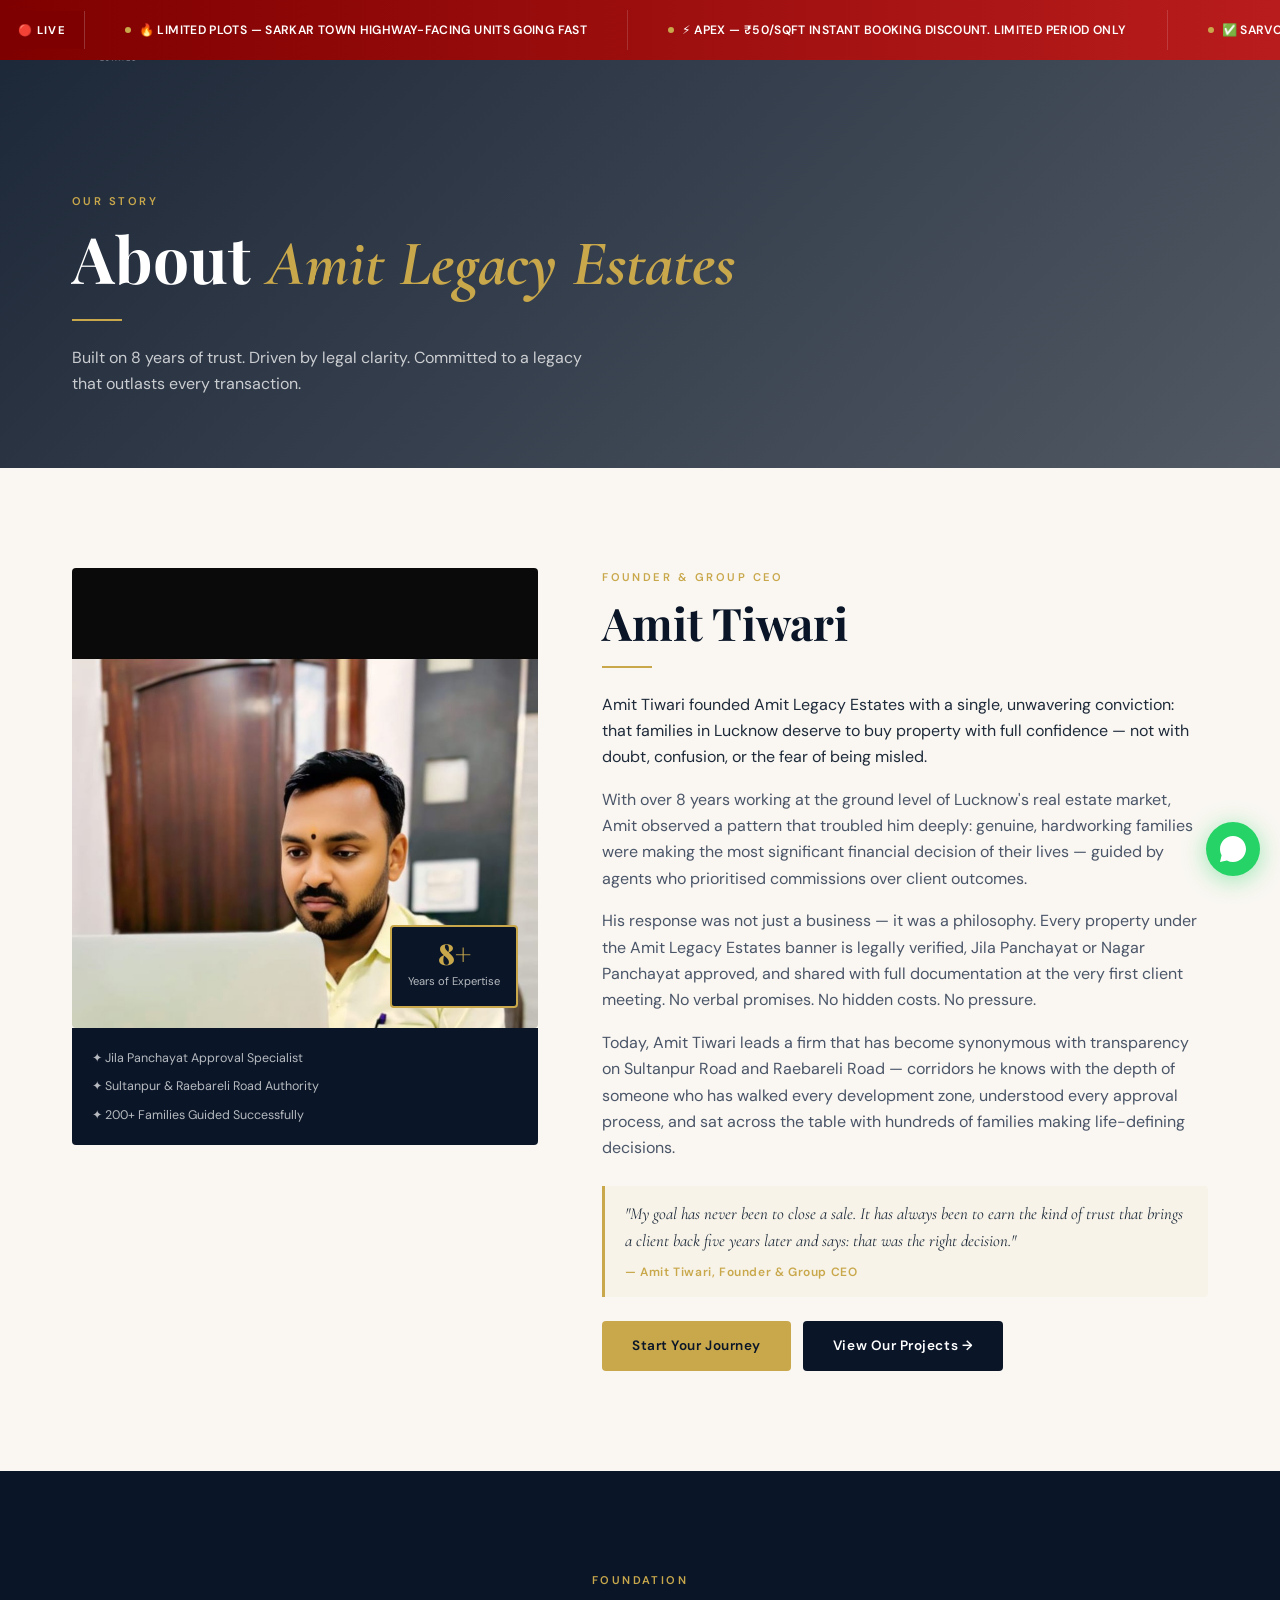
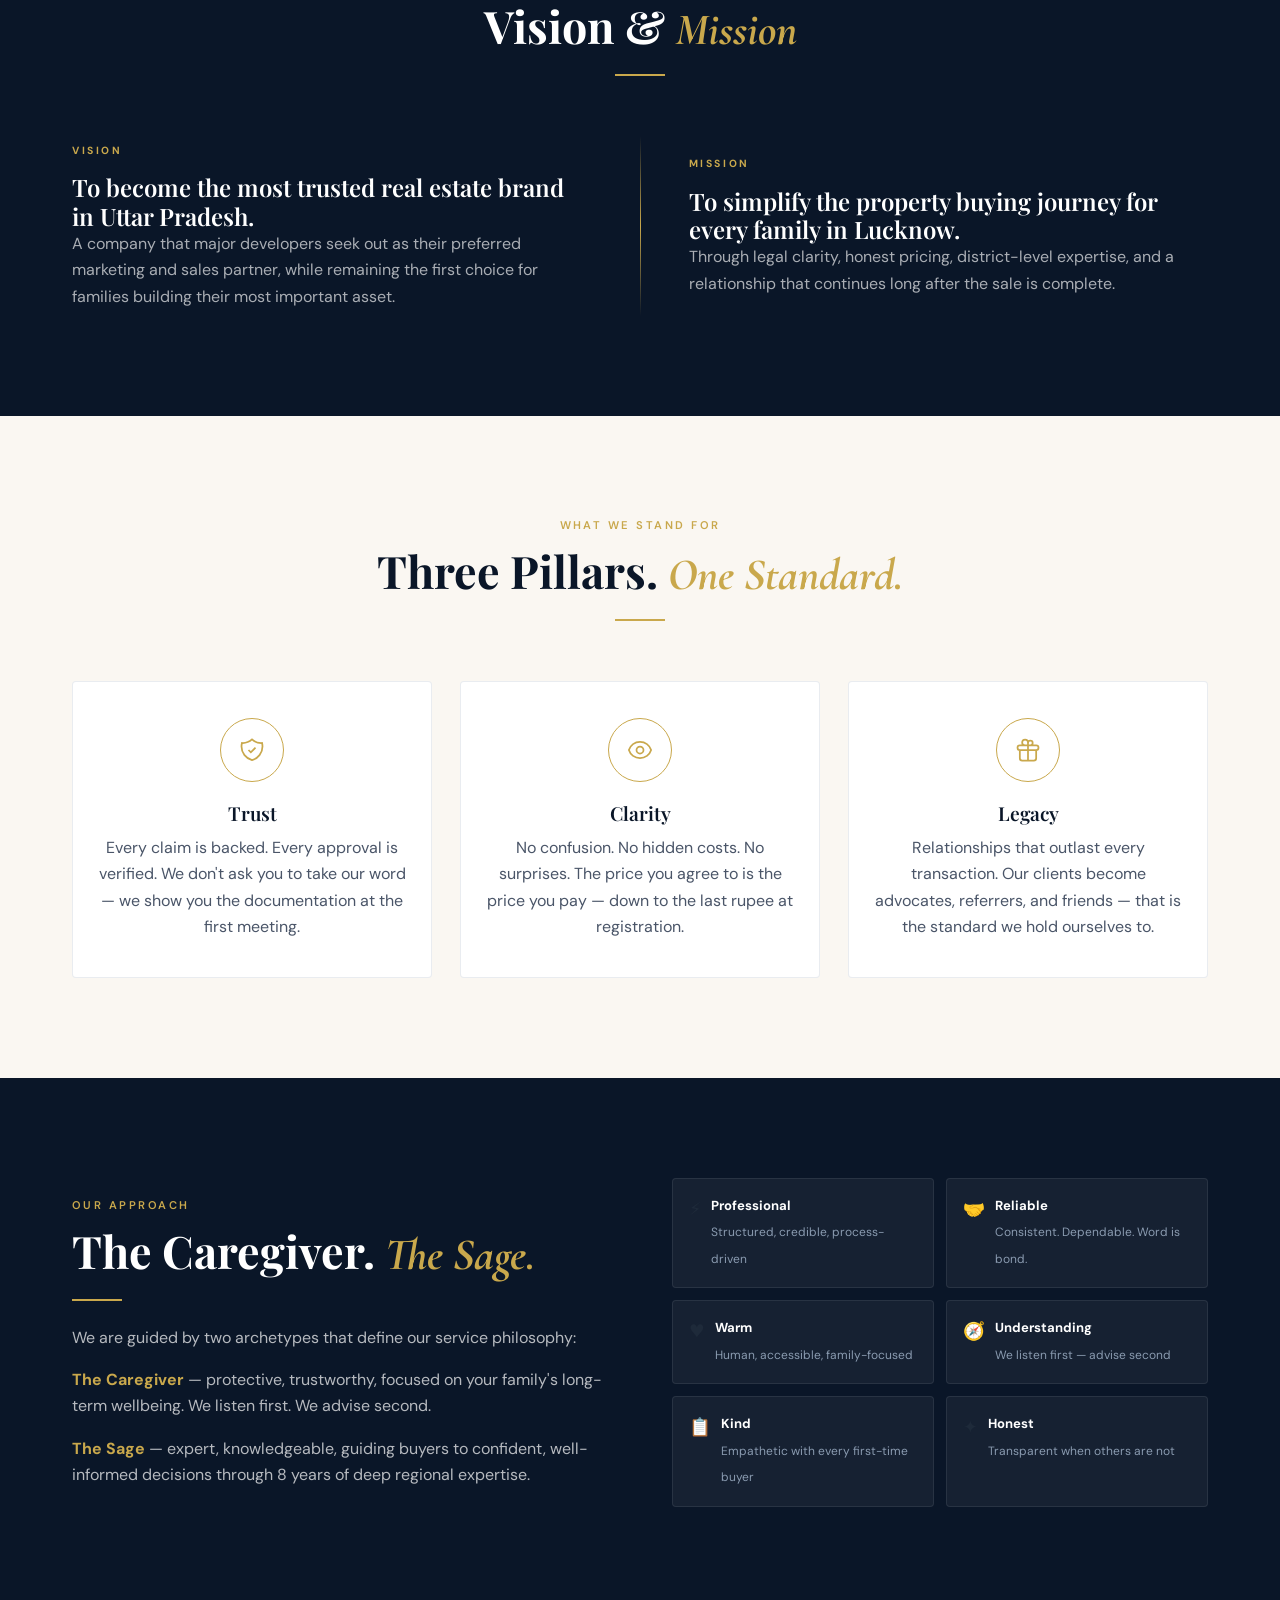
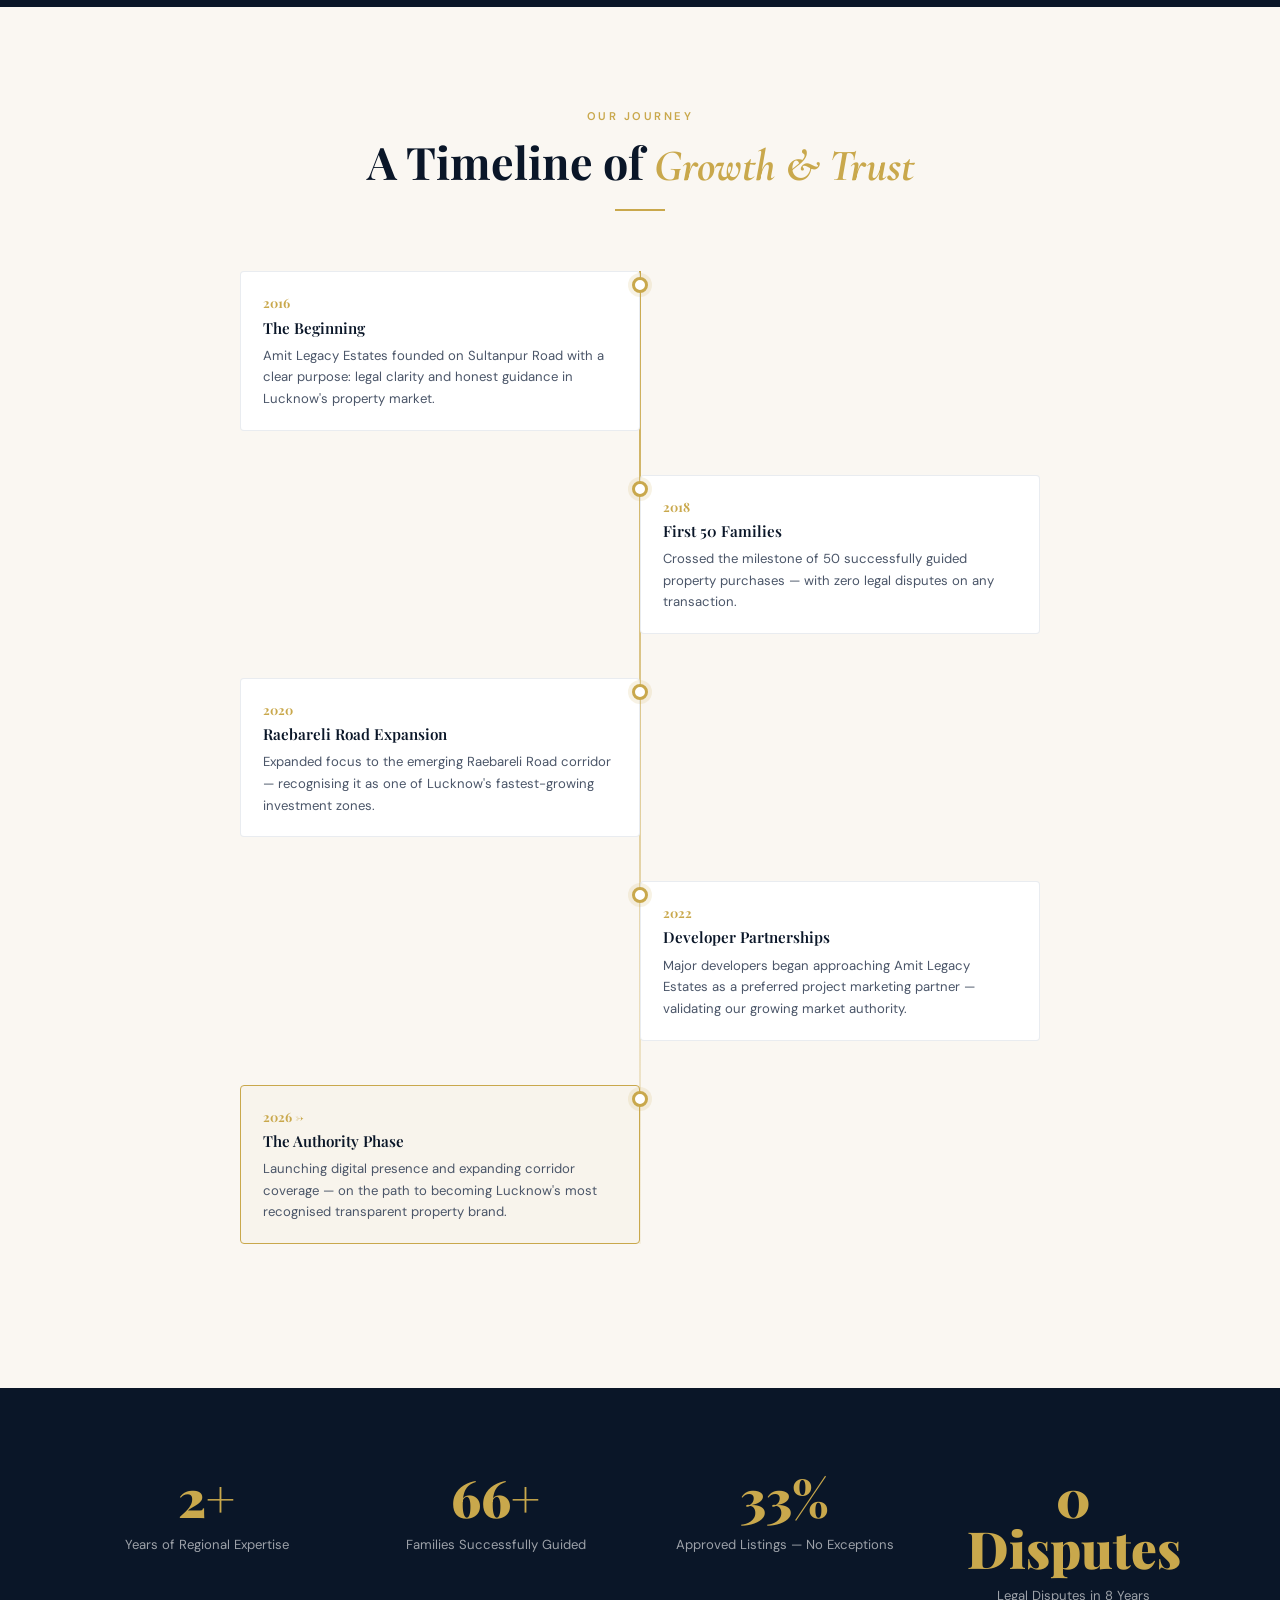
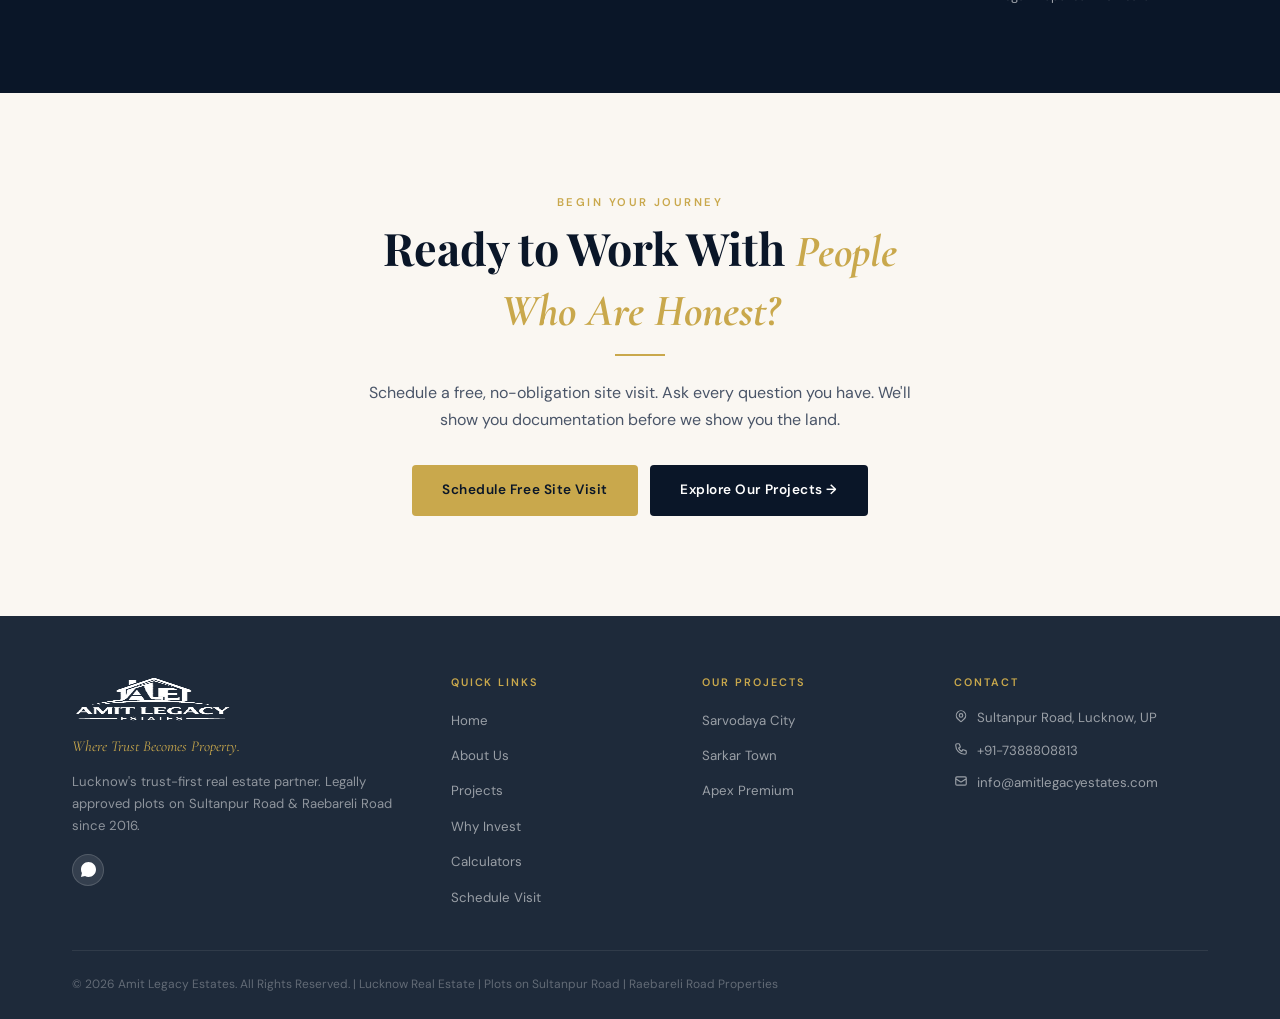
<file: about.html>
<!DOCTYPE html>
<html lang="en">
<head>
  <meta charset="UTF-8">
  <meta name="viewport" content="width=device-width, initial-scale=1.0">
  <meta name="description" content="About Amit Legacy Estates and founder Amit Tiwari — 8 years of trust, legal clarity and family-first real estate guidance in Lucknow.">
  <title>About Us | Amit Legacy Estates | Lucknow</title>
  <link rel="preconnect" href="https://fonts.googleapis.com">
  <link rel="stylesheet" href="css/style.css">
  <link rel="stylesheet" href="css/pages.css">
  <link rel="apple-touch-icon" href="assets/images/favicon-180.png">
  <link rel="icon" href="assets/images/favicon.png" type="image/png">
</head>
<body>
<div class="urgency-ticker" role="marquee" aria-label="Current offers">
  <div class="urgency-ticker__inner">
    <div class="urgency-ticker__label">🔴 LIVE</div>
    <div class="urgency-ticker__scroll">
      <div class="urgency-ticker__track">
        <span class="urgency-ticker__item"><span class="urgency-ticker__dot"></span>🔥 LIMITED PLOTS — Sarkar Town highway-facing units going fast</span>
        <span class="urgency-ticker__item"><span class="urgency-ticker__dot"></span>⚡ APEX — ₹50/sqft instant booking discount. Limited period only</span>
        <span class="urgency-ticker__item"><span class="urgency-ticker__dot"></span>✅ SARVODAYA CITY — Book from ₹14.39L. Approved plots ready</span>
        <span class="urgency-ticker__item"><span class="urgency-ticker__dot"></span>🏦 BANK LOANS — SBI, HDFC, ICICI &amp; 5 more. Easy approval</span>
        <span class="urgency-ticker__item"><span class="urgency-ticker__dot"></span>📞 CALL — +91-7388808813 · 30 min response guaranteed</span>
        <span class="urgency-ticker__item"><span class="urgency-ticker__dot"></span>🔥 LIMITED PLOTS — Sarkar Town highway-facing units going fast</span>
        <span class="urgency-ticker__item"><span class="urgency-ticker__dot"></span>⚡ APEX — ₹50/sqft instant booking discount. Limited period only</span>
        <span class="urgency-ticker__item"><span class="urgency-ticker__dot"></span>✅ SARVODAYA CITY — Book from ₹14.39L. Approved plots ready</span>
        <span class="urgency-ticker__item"><span class="urgency-ticker__dot"></span>🏦 BANK LOANS — SBI, HDFC, ICICI &amp; 5 more. Easy approval</span>
        <span class="urgency-ticker__item"><span class="urgency-ticker__dot"></span>📞 CALL — +91-7388808813 · 30 min response guaranteed</span>
      </div>
    </div>
  </div>
</div>
<nav class="nav nav--transparent">
  <div class="nav__inner container">
    <div class="nav__logo"><a href="index.html"><img src="assets/images/logo-white.png" alt="Amit Legacy Estates Logo" width="160" height="52"></a></div>
    <ul class="nav__links">
      <li><a href="index.html">Home</a></li><li><a href="about.html">About</a></li>
      <li><a href="projects.html">Projects</a></li><li><a href="investment-lucknow.html">Why Invest</a></li>
      <li><a href="calculators.html">Calculators</a></li><li><a href="contact.html">Contact</a></li>
    </ul>
    <a href="schedule-visit.html" class="btn btn-gold nav__cta btn-sm">Schedule Visit</a>
    <button class="nav__ham" aria-label="Open menu"><span></span><span></span><span></span></button>
  </div>
</nav>
<nav class="nav__mobile"><a href="index.html">Home</a><a href="about.html">About</a><a href="projects.html">Projects</a><a href="investment-lucknow.html">Why Invest</a><a href="calculators.html">Calculators</a><a href="contact.html">Contact</a><a href="schedule-visit.html" class="btn btn-gold">Schedule Site Visit</a></nav>

<section class="page-hero">
  <div class="page-hero__bg" style="background-image:url('https://images.unsplash.com/photo-1560518883-ce09059eeffa?w=1600&q=80');"></div>
  <div class="page-hero__overlay"></div>
  <div class="container page-hero__content">
    <div class="reveal">
      <span class="section-label" style="color:var(--gold);">Our Story</span>
      <h1>About <span class="italic-accent gold">Amit Legacy Estates</span></h1>
      <div class="gold-line"></div>
      <p style="color:rgba(255,255,255,.75);max-width:540px;font-size:1rem;">Built on 8 years of trust. Driven by legal clarity. Committed to a legacy that outlasts every transaction.</p>
    </div>
  </div>
</section>

<!-- FOUNDER STORY -->
<section class="section section--cream">
  <div class="container">
    <div class="founder-grid">
      <div class="reveal">
        <div class="founder-img-box">
          <img src="assets/images/founder.png" alt="Amit — Founder, Amit Legacy Estates" loading="lazy" width="500" height="460" style="object-fit:cover;object-position:center top;">
          <div class="founder-badge"><strong>8+</strong><span>Years of Expertise</span></div>
        </div>
        <div class="founder-creds">
          <div class="founder-cred">✦ Jila Panchayat Approval Specialist</div>
          <div class="founder-cred">✦ Sultanpur &amp; Raebareli Road Authority</div>
          <div class="founder-cred">✦ 200+ Families Guided Successfully</div>
        </div>
      </div>
      <div class="reveal d2">
        <span class="section-label">Founder &amp; Group CEO</span>
        <h2>Amit Tiwari</h2>
        <div class="gold-line"></div>
        <p style="font-size:1rem;color:var(--charcoal);margin-bottom:16px;">Amit Tiwari founded Amit Legacy Estates with a single, unwavering conviction: that families in Lucknow deserve to buy property with full confidence — not with doubt, confusion, or the fear of being misled.</p>
        <p class="mb-16">With over 8 years working at the ground level of Lucknow's real estate market, Amit observed a pattern that troubled him deeply: genuine, hardworking families were making the most significant financial decision of their lives — guided by agents who prioritised commissions over client outcomes.</p>
        <p class="mb-16">His response was not just a business — it was a philosophy. Every property under the Amit Legacy Estates banner is legally verified, Jila Panchayat or Nagar Panchayat approved, and shared with full documentation at the very first client meeting. No verbal promises. No hidden costs. No pressure.</p>
        <p class="mb-24">Today, Amit Tiwari leads a firm that has become synonymous with transparency on Sultanpur Road and Raebareli Road — corridors he knows with the depth of someone who has walked every development zone, understood every approval process, and sat across the table with hundreds of families making life-defining decisions.</p>
        <blockquote class="brand-quote">
          "My goal has never been to close a sale. It has always been to earn the kind of trust that brings a client back five years later and says: that was the right decision."
          <cite>— Amit Tiwari, Founder &amp; Group CEO</cite>
        </blockquote>
        <div style="display:flex;gap:12px;flex-wrap:wrap;" class="mt-24">
          <a href="schedule-visit.html" class="btn btn-gold">Start Your Journey</a>
          <a href="projects.html" class="btn btn-navy">View Our Projects →</a>
        </div>
      </div>
    </div>
  </div>
</section>

<!-- VISION & MISSION -->
<section class="section section--dark">
  <div class="container">
    <div class="text-center mb-60 reveal"><span class="section-label">Foundation</span><h2>Vision &amp; <span class="italic-accent gold">Mission</span></h2><div class="gold-line gold-line--center"></div></div>
    <div class="vm-grid">
      <div class="reveal">
        <div class="vm-card__label">VISION</div>
        <h3>To become the most trusted real estate brand in Uttar Pradesh.</h3>
        <p>A company that major developers seek out as their preferred marketing and sales partner, while remaining the first choice for families building their most important asset.</p>
      </div>
      <div class="vm-divider"></div>
      <div class="reveal d2">
        <div class="vm-card__label">MISSION</div>
        <h3>To simplify the property buying journey for every family in Lucknow.</h3>
        <p>Through legal clarity, honest pricing, district-level expertise, and a relationship that continues long after the sale is complete.</p>
      </div>
    </div>
  </div>
</section>

<!-- THREE PILLARS -->
<section class="section section--cream">
  <div class="container">
    <div class="text-center mb-60 reveal"><span class="section-label">What We Stand For</span><h2>Three Pillars. <span class="italic-accent gold">One Standard.</span></h2><div class="gold-line gold-line--center"></div></div>
    <div class="grid-3">
      <div class="pillar-block reveal">
        <div class="pillar-block__icon"><svg width="28" height="28" fill="none" stroke="currentColor" stroke-width="1.5" viewBox="0 0 24 24"><path d="M9 12l2 2 4-4m5.618-4.016A11.955 11.955 0 0112 2.944a11.955 11.955 0 01-8.618 3.04A12.02 12.02 0 003 9c0 5.591 3.824 10.29 9 11.622 5.176-1.332 9-6.03 9-11.622 0-1.042-.133-2.052-.382-3.016z"/></svg></div>
        <h3>Trust</h3><p>Every claim is backed. Every approval is verified. We don't ask you to take our word — we show you the documentation at the first meeting.</p>
      </div>
      <div class="pillar-block reveal d1">
        <div class="pillar-block__icon"><svg width="28" height="28" fill="none" stroke="currentColor" stroke-width="1.5" viewBox="0 0 24 24"><path d="M15 12a3 3 0 11-6 0 3 3 0 016 0z"/><path d="M2.458 12C3.732 7.943 7.523 5 12 5c4.478 0 8.268 2.943 9.542 7-1.274 4.057-5.064 7-9.542 7-4.477 0-8.268-2.943-9.542-7z"/></svg></div>
        <h3>Clarity</h3><p>No confusion. No hidden costs. No surprises. The price you agree to is the price you pay — down to the last rupee at registration.</p>
      </div>
      <div class="pillar-block reveal d2">
        <div class="pillar-block__icon"><svg width="28" height="28" fill="none" stroke="currentColor" stroke-width="1.5" viewBox="0 0 24 24"><path d="M12 8v13m0-13V6a2 2 0 112 2h-2zm0 0V5.5A2.5 2.5 0 109.5 8H12zm-7 4h14M5 12a2 2 0 110-4h14a2 2 0 110 4M5 12v7a2 2 0 002 2h10a2 2 0 002-2v-7"/></svg></div>
        <h3>Legacy</h3><p>Relationships that outlast every transaction. Our clients become advocates, referrers, and friends — that is the standard we hold ourselves to.</p>
      </div>
    </div>
  </div>
</section>

<!-- PERSONALITY -->
<section class="section section--dark">
  <div class="container">
    <div class="archetype-grid">
      <div class="reveal">
        <span class="section-label">Our Approach</span>
        <h2>The Caregiver. <span class="italic-accent gold">The Sage.</span></h2>
        <div class="gold-line"></div>
        <p style="color:rgba(255,255,255,.7);margin-bottom:16px;">We are guided by two archetypes that define our service philosophy:</p>
        <p style="color:rgba(255,255,255,.7);margin-bottom:16px;"><strong style="color:var(--gold);">The Caregiver</strong> — protective, trustworthy, focused on your family's long-term wellbeing. We listen first. We advise second.</p>
        <p style="color:rgba(255,255,255,.7);"><strong style="color:var(--gold);">The Sage</strong> — expert, knowledgeable, guiding buyers to confident, well-informed decisions through 8 years of deep regional expertise.</p>
      </div>
      <div class="traits-grid reveal d2">
        <div class="trait-chip"><div class="trait-chip__icon">⚡</div><div><strong>Professional</strong><span>Structured, credible, process-driven</span></div></div>
        <div class="trait-chip"><div class="trait-chip__icon">🤝</div><div><strong>Reliable</strong><span>Consistent. Dependable. Word is bond.</span></div></div>
        <div class="trait-chip"><div class="trait-chip__icon">♥</div><div><strong>Warm</strong><span>Human, accessible, family-focused</span></div></div>
        <div class="trait-chip"><div class="trait-chip__icon">🧭</div><div><strong>Understanding</strong><span>We listen first — advise second</span></div></div>
        <div class="trait-chip"><div class="trait-chip__icon">📋</div><div><strong>Kind</strong><span>Empathetic with every first-time buyer</span></div></div>
        <div class="trait-chip"><div class="trait-chip__icon">✦</div><div><strong>Honest</strong><span>Transparent when others are not</span></div></div>
      </div>
    </div>
  </div>
</section>

<!-- TIMELINE -->
<section class="section section--cream">
  <div class="container">
    <div class="text-center mb-60 reveal"><span class="section-label">Our Journey</span><h2>A Timeline of <span class="italic-accent gold">Growth &amp; Trust</span></h2><div class="gold-line gold-line--center"></div></div>
    <div class="timeline">
      <div class="tl-item reveal"><div class="tl-content"><span class="tl-year">2016</span><h4>The Beginning</h4><p>Amit Legacy Estates founded on Sultanpur Road with a clear purpose: legal clarity and honest guidance in Lucknow's property market.</p></div></div>
      <div class="tl-item reveal d1"><div class="tl-content"><span class="tl-year">2018</span><h4>First 50 Families</h4><p>Crossed the milestone of 50 successfully guided property purchases — with zero legal disputes on any transaction.</p></div></div>
      <div class="tl-item reveal d2"><div class="tl-content"><span class="tl-year">2020</span><h4>Raebareli Road Expansion</h4><p>Expanded focus to the emerging Raebareli Road corridor — recognising it as one of Lucknow's fastest-growing investment zones.</p></div></div>
      <div class="tl-item reveal d3"><div class="tl-content"><span class="tl-year">2022</span><h4>Developer Partnerships</h4><p>Major developers began approaching Amit Legacy Estates as a preferred project marketing partner — validating our growing market authority.</p></div></div>
      <div class="tl-item reveal d4"><div class="tl-content" style="border-color:var(--gold);background:rgba(201,168,76,.04);"><span class="tl-year">2026 →</span><h4>The Authority Phase</h4><p>Launching digital presence and expanding corridor coverage — on the path to becoming Lucknow's most recognised transparent property brand.</p></div></div>
    </div>
  </div>
</section>

<!-- STATS -->
<section class="section section--dark" style="padding:60px 0;">
  <div class="container">
    <div class="grid-4">
      <div class="stat-block reveal"><span class="stat-block__num" data-count="8" data-suffix="+">0+</span><span class="stat-block__label">Years of Regional Expertise</span></div>
      <div class="stat-block reveal d1"><span class="stat-block__num" data-count="200" data-suffix="+">0+</span><span class="stat-block__label">Families Successfully Guided</span></div>
      <div class="stat-block reveal d2"><span class="stat-block__num" data-count="100" data-suffix="%">0%</span><span class="stat-block__label">Approved Listings — No Exceptions</span></div>
      <div class="stat-block reveal d3"><span class="stat-block__num" data-count="0" data-suffix=" Disputes">0</span><span class="stat-block__label">Legal Disputes in 8 Years</span></div>
    </div>
  </div>
</section>

<!-- CTA -->
<section class="section section--cream text-center">
  <div class="container"><div class="reveal max-560">
    <span class="section-label">Begin Your Journey</span>
    <h2>Ready to Work With <span class="italic-accent gold">People Who Are Honest?</span></h2>
    <div class="gold-line gold-line--center"></div>
    <p class="mb-32">Schedule a free, no-obligation site visit. Ask every question you have. We'll show you documentation before we show you the land.</p>
    <div style="display:flex;gap:12px;justify-content:center;flex-wrap:wrap;">
      <a href="schedule-visit.html" class="btn btn-gold">Schedule Free Site Visit</a>
      <a href="projects.html" class="btn btn-navy">Explore Our Projects →</a>
    </div>
  </div></div>
</section>

<footer>
  <div class="container">
    <div class="footer__grid">
      <div><div class="footer__logo mb-8"><img src="assets/images/logo-white.png" alt="Amit Legacy Estates" width="160" height="46" loading="lazy"></div><p class="footer__tagline">Where Trust Becomes Property.</p><p class="footer__desc">Lucknow's trust-first real estate partner. Legally approved plots on Sultanpur Road &amp; Raebareli Road since 2016.</p><div class="footer__social"><a href="https://wa.me/917388808813" target="_blank" rel="noopener" aria-label="WhatsApp" style="width:32px;height:32px;border-radius:50%;background:rgba(255,255,255,.1);display:flex;align-items:center;justify-content:center;"><svg width="15" height="15" fill="white" viewBox="0 0 24 24"><path d="M17.472 14.382c-.297-.149-1.758-.867-2.03-.967-.273-.099-.471-.148-.67.15-.197.297-.767.966-.94 1.164-.173.199-.347.223-.644.075-.297-.15-1.255-.463-2.39-1.475-.883-.788-1.48-1.761-1.653-2.059-.173-.297-.018-.458.13-.606.134-.133.298-.347.446-.52.149-.174.198-.298.298-.497.099-.198.05-.371-.025-.52-.075-.149-.669-1.612-.916-2.207-.242-.579-.487-.5-.669-.51a5.2 5.2 0 00-.57-.01c-.198 0-.52.074-.792.372-.272.297-1.04 1.016-1.04 2.479s1.065 2.875 1.213 3.074c.149.198 2.096 3.2 5.077 4.487.709.306 1.262.489 1.694.625.712.227 1.36.195 1.871.118.571-.085 1.758-.719 2.006-1.413.248-.694.248-1.289.173-1.413-.074-.124-.272-.198-.57-.347z"/><path d="M12 0C5.373 0 0 5.373 0 12c0 2.09.537 4.053 1.475 5.766L0 24l6.409-1.432A11.94 11.94 0 0012 24c6.627 0 12-5.373 12-12S18.627 0 12 0z"/></svg></a></div></div>
      <div><h4 class="footer__heading">Quick Links</h4><ul class="footer__links"><li><a href="index.html">Home</a></li><li><a href="about.html">About Us</a></li><li><a href="projects.html">Projects</a></li><li><a href="investment-lucknow.html">Why Invest</a></li><li><a href="calculators.html">Calculators</a></li><li><a href="schedule-visit.html">Schedule Visit</a></li></ul></div>
      <div><h4 class="footer__heading">Our Projects</h4><ul class="footer__links"><li><a href="project-sarvodaya-city.html">Sarvodaya City</a></li><li><a href="project-sarkar-town.html">Sarkar Town</a></li><li><a href="project-apex.html">Apex Premium</a></li></ul></div>
      <div><h4 class="footer__heading">Contact</h4><div class="footer__contact-item"><svg width="14" height="14" fill="none" stroke="currentColor" stroke-width="2" viewBox="0 0 24 24"><path d="M17.657 16.657L13.414 20.9a2 2 0 01-2.827 0l-4.244-4.243a8 8 0 1111.314 0z"/><circle cx="12" cy="11" r="3"/></svg>Sultanpur Road, Lucknow, UP</div><div class="footer__contact-item"><svg width="14" height="14" fill="none" stroke="currentColor" stroke-width="2" viewBox="0 0 24 24"><path d="M3 5a2 2 0 012-2h3.28a1 1 0 01.948.684l1.498 4.493a1 1 0 01-.502 1.21l-2.257 1.13a11.042 11.042 0 005.516 5.516l1.13-2.257a1 1 0 011.21-.502l4.493 1.498a1 1 0 01.684.949V19a2 2 0 01-2 2h-1C9.716 21 3 14.284 3 6V5z"/></svg><a href="tel:+917388808813" style="color:inherit;">+91-7388808813</a></div><div class="footer__contact-item"><svg width="14" height="14" fill="none" stroke="currentColor" stroke-width="2" viewBox="0 0 24 24"><path d="M3 8l7.89 5.26a2 2 0 002.22 0L21 8M5 19h14a2 2 0 002-2V7a2 2 0 00-2-2H5a2 2 0 00-2 2v10a2 2 0 002 2z"/></svg><a href="mailto:info@amitlegacyestates.com" style="color:inherit;">info@amitlegacyestates.com</a></div></div>
    </div>
    <div class="footer__bottom"><span>© 2026 Amit Legacy Estates. All Rights Reserved. | Lucknow Real Estate | Plots on Sultanpur Road | Raebareli Road Properties</span></div>
  </div>
</footer>
<a href="https://wa.me/917388808813" class="wa-float" target="_blank" rel="noopener" aria-label="Chat on WhatsApp"><svg width="26" height="26" fill="white" viewBox="0 0 24 24"><path d="M17.472 14.382c-.297-.149-1.758-.867-2.03-.967-.273-.099-.471-.148-.67.15-.197.297-.767.966-.94 1.164-.173.199-.347.223-.644.075-.297-.15-1.255-.463-2.39-1.475-.883-.788-1.48-1.761-1.653-2.059-.173-.297-.018-.458.13-.606.134-.133.298-.347.446-.52.149-.174.198-.298.298-.497.099-.198.05-.371-.025-.52-.075-.149-.669-1.612-.916-2.207-.242-.579-.487-.5-.669-.51a5.2 5.2 0 00-.57-.01c-.198 0-.52.074-.792.372-.272.297-1.04 1.016-1.04 2.479s1.065 2.875 1.213 3.074c.149.198 2.096 3.2 5.077 4.487.709.306 1.262.489 1.694.625.712.227 1.36.195 1.871.118.571-.085 1.758-.719 2.006-1.413.248-.694.248-1.289.173-1.413-.074-.124-.272-.198-.57-.347z"/><path d="M12 0C5.373 0 0 5.373 0 12c0 2.09.537 4.053 1.475 5.766L0 24l6.409-1.432A11.94 11.94 0 0012 24c6.627 0 12-5.373 12-12S18.627 0 12 0z"/></svg></a>
<script src="js/form-email.js"></script>
<script src="js/main.js"></script>
<script src="js/extras.js"></script>
</body>
</html>
</file>
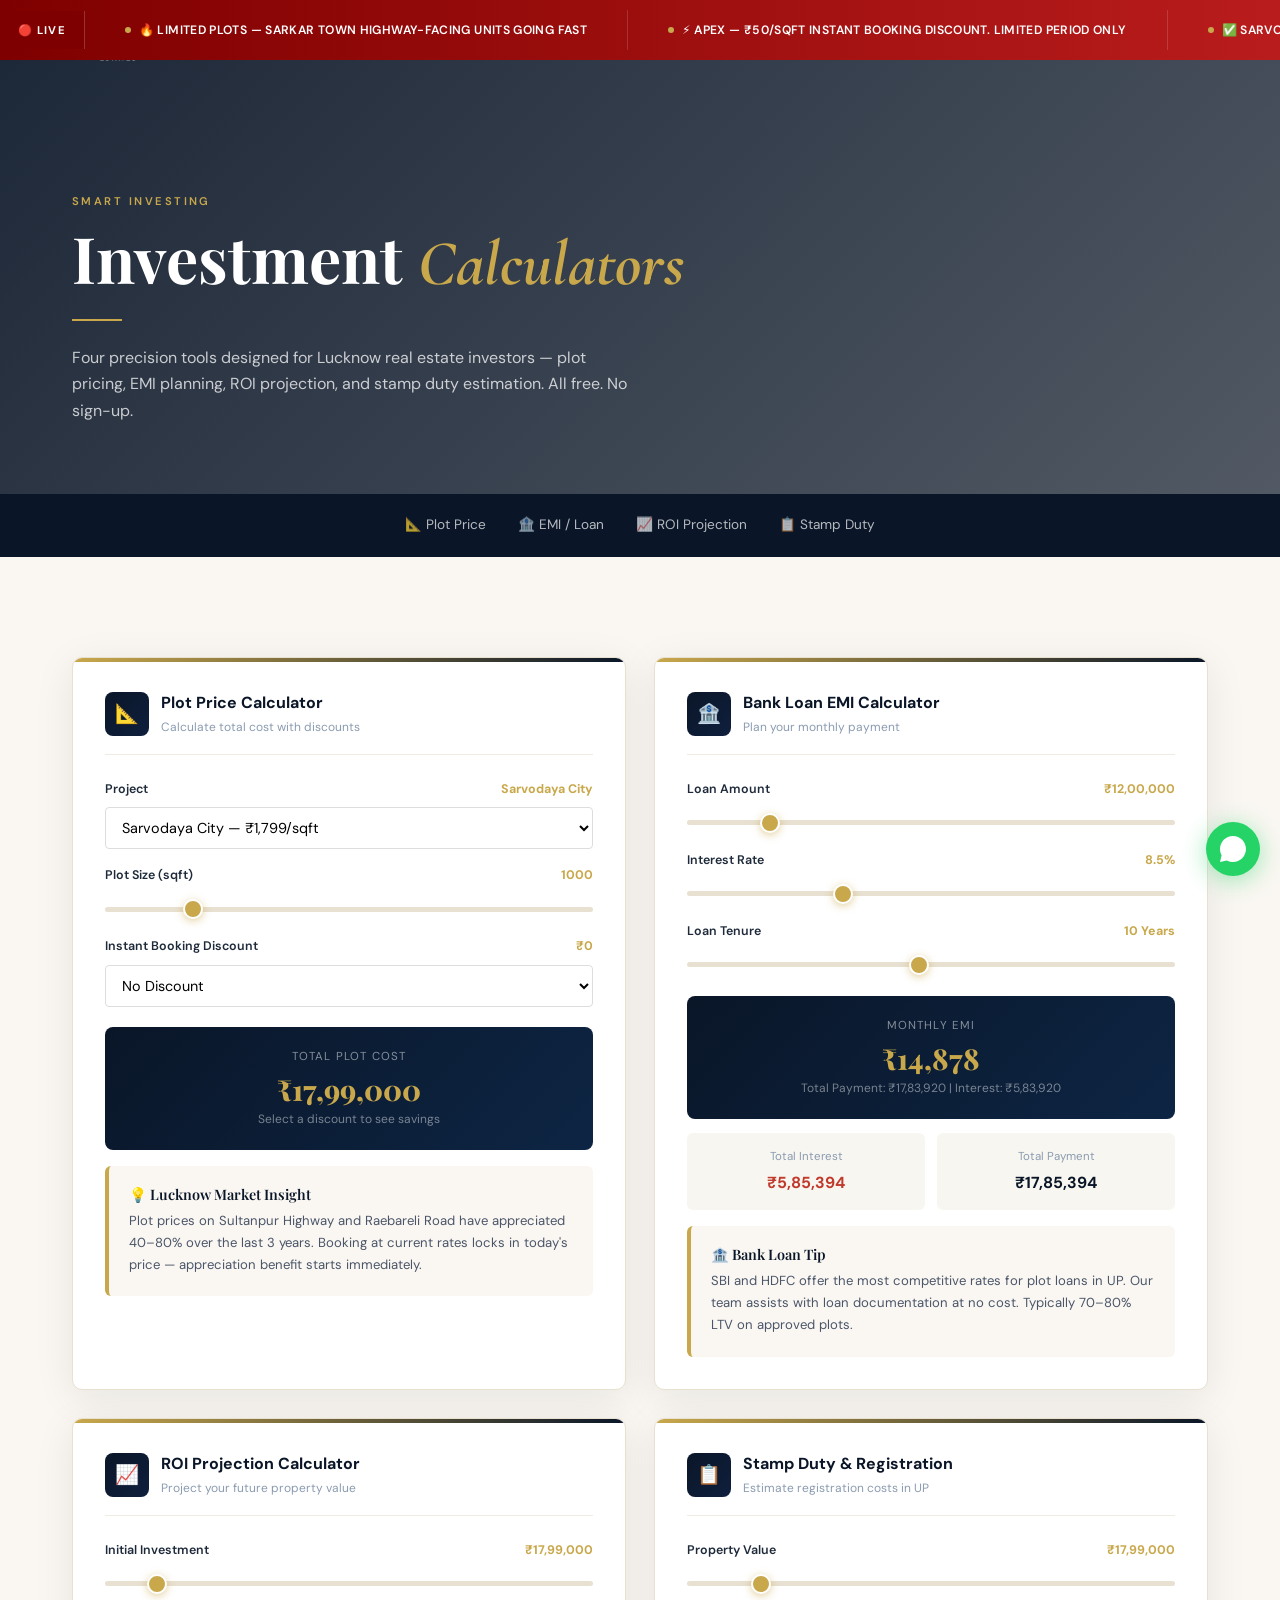
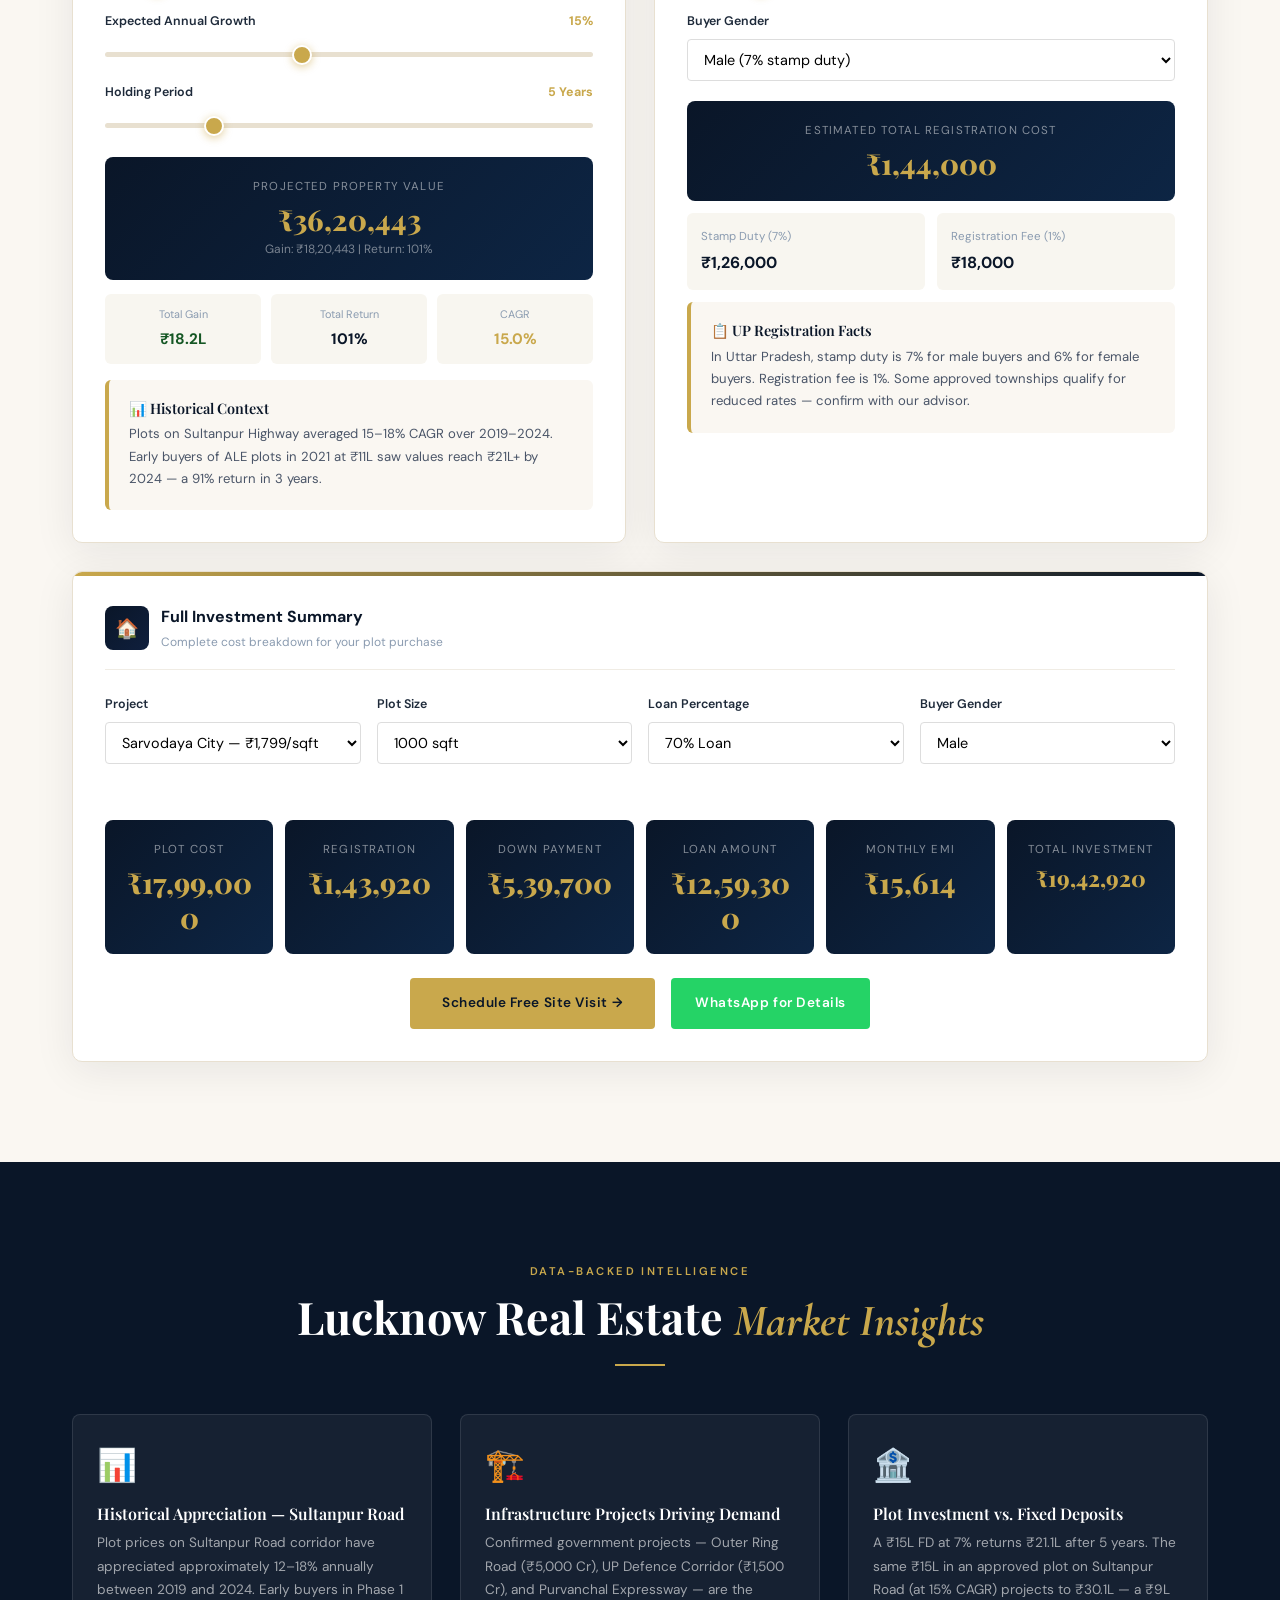
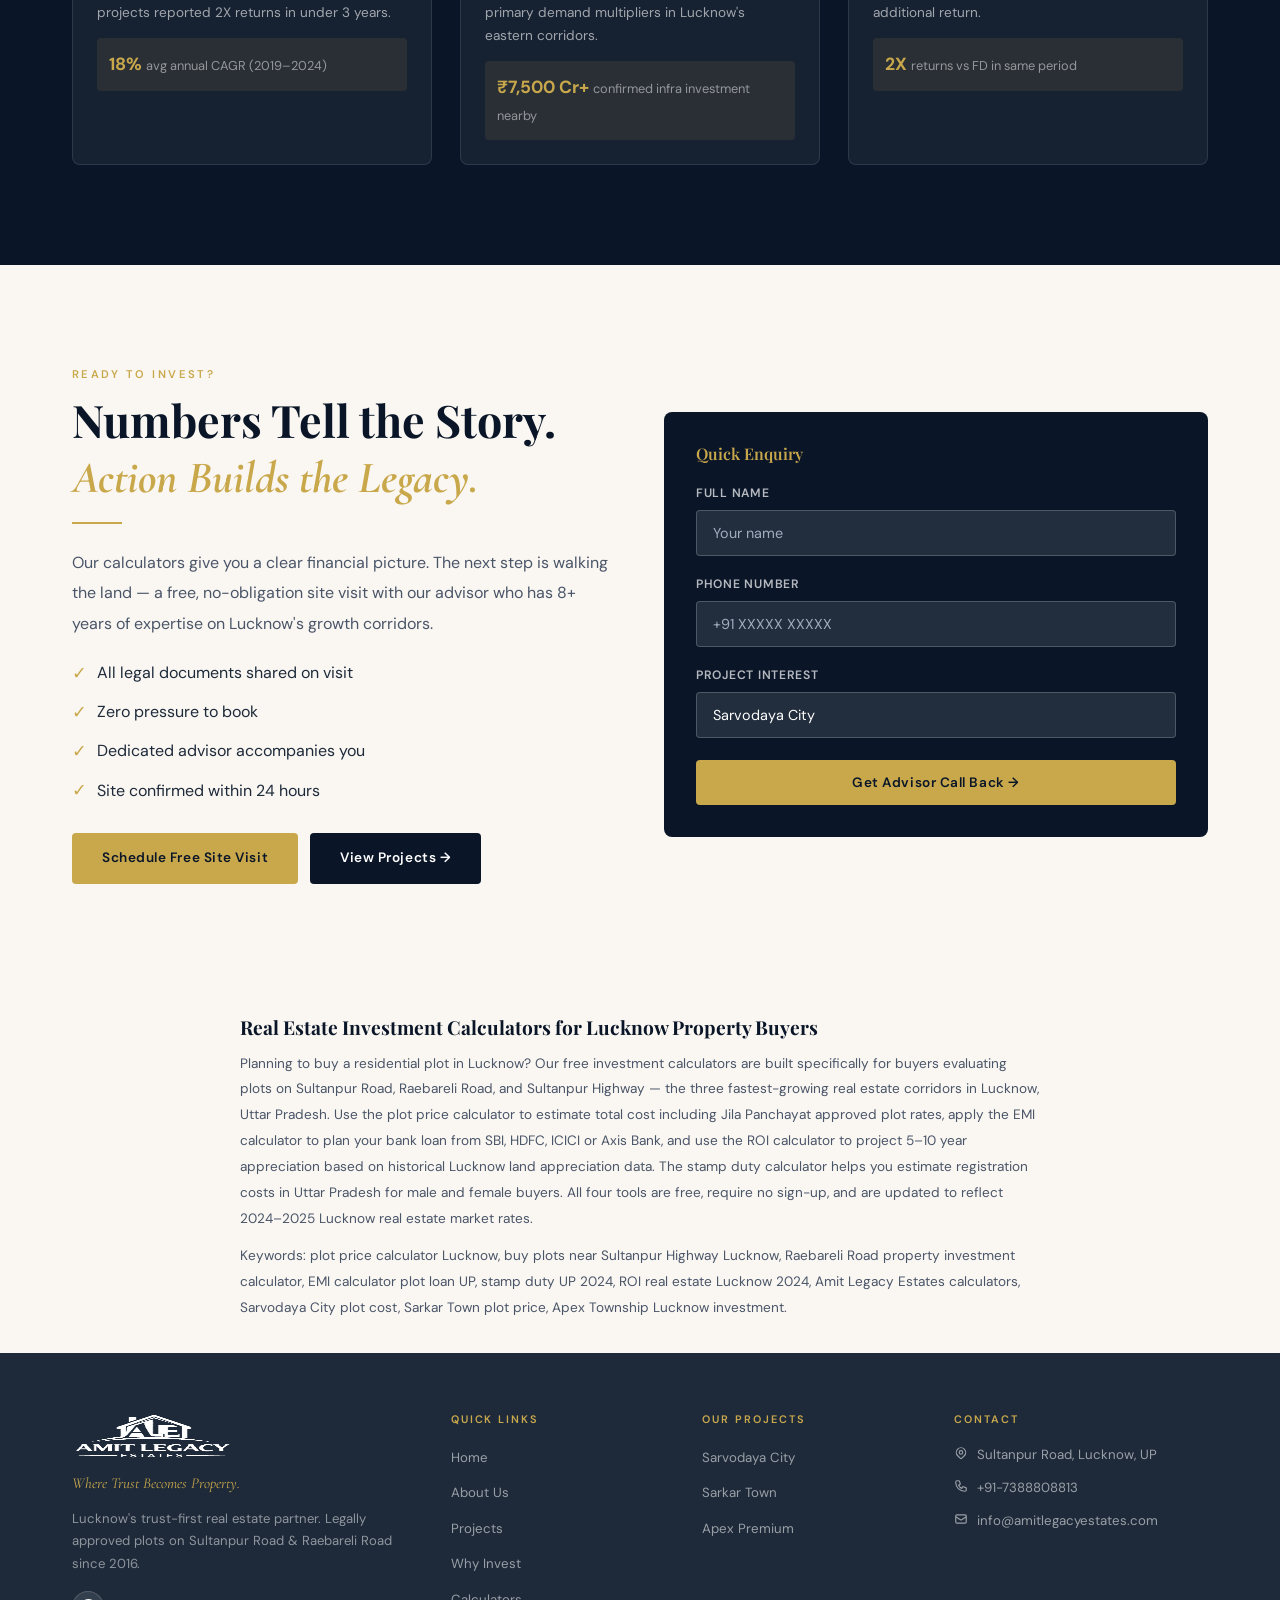
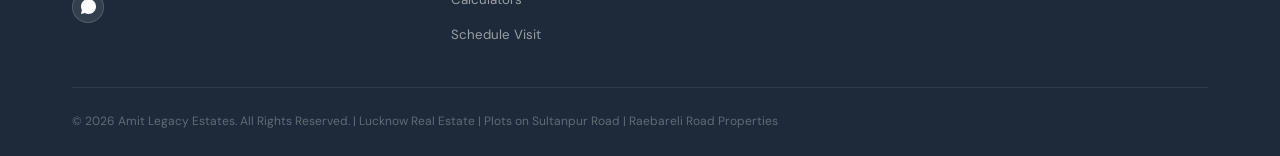
<file: calculators.html>
<!DOCTYPE html>
<html lang="en">
<head>
  <meta charset="UTF-8"><meta name="viewport" content="width=device-width, initial-scale=1.0">
  <meta name="description" content="Free real estate investment calculators for Lucknow property buyers. Plot price calculator, EMI calculator, ROI calculator, stamp duty calculator. Plan your plot investment smartly.">
  <meta name="keywords" content="plot price calculator Lucknow, EMI calculator real estate UP, ROI calculator property investment Lucknow, stamp duty calculator Uttar Pradesh, property investment calculator Lucknow 2024, Sultanpur Road plot value, Raebareli Road investment return">
  <meta property="og:title" content="Investment Calculators | Amit Legacy Estates | Lucknow">
  <meta property="og:description" content="Free real estate calculators — plot price, EMI, ROI, stamp duty. Plan your Lucknow property investment intelligently.">
  <title>Investment Calculators | Amit Legacy Estates | Lucknow</title>
  <link rel="stylesheet" href="css/style.css">
  <link rel="stylesheet" href="css/pages.css">
  <link rel="apple-touch-icon" href="assets/images/favicon-180.png">
  <link rel="icon" href="assets/images/favicon.png" type="image/png">
  <style>
    .calc-hub-grid { display: grid; grid-template-columns: 1fr; gap: 28px; }
    @media (min-width: 900px) { .calc-hub-grid { grid-template-columns: 1fr 1fr; } }
    .calc-hub-full { grid-column: 1 / -1; }
    .calc-insight-box {
      background: var(--cream);
      border-radius: 6px;
      padding: 20px;
      border-left: 4px solid var(--gold);
      margin-top: 16px;
    }
    .calc-insight-box h4 { font-size: .9rem; color: var(--navy); margin-bottom: 6px; }
    .calc-insight-box p { font-size: .82rem; color: var(--text); line-height: 1.7; }
    .market-insight-card {
      background: var(--white);
      border: 1px solid #e8e0d0;
      border-radius: 8px;
      padding: 24px;
      transition: transform .3s, box-shadow .3s;
    }
    .market-insight-card:hover { transform: translateY(-4px); box-shadow: 0 16px 40px rgba(10,22,40,.08); }
    .market-insight-card__icon { font-size: 2rem; margin-bottom: 12px; }
    .market-insight-card h4 { font-size: 1rem; margin-bottom: 8px; }
    .market-insight-card p { font-size: .85rem; line-height: 1.7; }
  </style>
</head>
<body>

<div class="urgency-ticker" role="marquee" aria-label="Current offers">
  <div class="urgency-ticker__inner">
    <div class="urgency-ticker__label">🔴 LIVE</div>
    <div class="urgency-ticker__scroll">
      <div class="urgency-ticker__track">
        <span class="urgency-ticker__item"><span class="urgency-ticker__dot"></span>🔥 LIMITED PLOTS — Sarkar Town highway-facing units going fast</span>
        <span class="urgency-ticker__item"><span class="urgency-ticker__dot"></span>⚡ APEX — ₹50/sqft instant booking discount. Limited period only</span>
        <span class="urgency-ticker__item"><span class="urgency-ticker__dot"></span>✅ SARVODAYA CITY — Book from ₹14.39L. Approved plots ready</span>
        <span class="urgency-ticker__item"><span class="urgency-ticker__dot"></span>🏦 BANK LOANS — SBI, HDFC, ICICI &amp; 5 more. Easy approval</span>
        <span class="urgency-ticker__item"><span class="urgency-ticker__dot"></span>📞 CALL — +91-7388808813 · 30 min response guaranteed</span>
        <span class="urgency-ticker__item"><span class="urgency-ticker__dot"></span>🔥 LIMITED PLOTS — Sarkar Town highway-facing units going fast</span>
        <span class="urgency-ticker__item"><span class="urgency-ticker__dot"></span>⚡ APEX — ₹50/sqft instant booking discount. Limited period only</span>
        <span class="urgency-ticker__item"><span class="urgency-ticker__dot"></span>✅ SARVODAYA CITY — Book from ₹14.39L. Approved plots ready</span>
        <span class="urgency-ticker__item"><span class="urgency-ticker__dot"></span>🏦 BANK LOANS — SBI, HDFC, ICICI &amp; 5 more. Easy approval</span>
        <span class="urgency-ticker__item"><span class="urgency-ticker__dot"></span>📞 CALL — +91-7388808813 · 30 min response guaranteed</span>
      </div>
    </div>
  </div>
</div>
<nav class="nav nav--transparent">
  <div class="nav__inner container">
    <div class="nav__logo"><a href="index.html"><img src="assets/images/logo-white.png" alt="Amit Legacy Estates Logo" width="160" height="52"></a></div>
    <ul class="nav__links">
      <li><a href="index.html">Home</a></li><li><a href="about.html">About</a></li>
      <li><a href="projects.html">Projects</a></li><li><a href="investment-lucknow.html">Why Invest</a></li>
      <li><a href="calculators.html">Calculators</a></li><li><a href="contact.html">Contact</a></li>
    </ul>
    <a href="schedule-visit.html" class="btn btn-gold nav__cta btn-sm">Schedule Visit</a>
    <button class="nav__ham" aria-label="Open menu"><span></span><span></span><span></span></button>
  </div>
</nav>
<nav class="nav__mobile"><a href="index.html">Home</a><a href="about.html">About</a><a href="projects.html">Projects</a><a href="investment-lucknow.html">Why Invest</a><a href="calculators.html">Calculators</a><a href="contact.html">Contact</a><a href="schedule-visit.html" class="btn btn-gold">Schedule Site Visit</a></nav>

<!-- PAGE HERO -->
<section class="page-hero" style="min-height:380px;">
  <div class="page-hero__bg" style="background-image:url('https://images.unsplash.com/photo-1454165804606-c3d57bc86b40?w=1600&q=80');"></div>
  <div class="page-hero__overlay"></div>
  <div class="container page-hero__content">
    <div class="reveal">
      <span class="section-label" style="color:var(--gold);">Smart Investing</span>
      <h1>Investment <span class="italic-accent gold">Calculators</span></h1>
      <div class="gold-line"></div>
      <p style="color:rgba(255,255,255,.75);max-width:560px;">Four precision tools designed for Lucknow real estate investors — plot pricing, EMI planning, ROI projection, and stamp duty estimation. All free. No sign-up.</p>
    </div>
  </div>
</section>

<!-- CALC INTRO STRIP -->
<div style="background:var(--navy);padding:20px 0;">
  <div class="container">
    <div style="display:flex;gap:32px;flex-wrap:wrap;align-items:center;justify-content:center;">
      <a href="#plot-calc" style="color:rgba(255,255,255,.7);font-size:.85rem;transition:color .2s;" onmouseover="this.style.color='#C9A84C'" onmouseout="this.style.color='rgba(255,255,255,.7)'">📐 Plot Price</a>
      <a href="#emi-calc" style="color:rgba(255,255,255,.7);font-size:.85rem;transition:color .2s;" onmouseover="this.style.color='#C9A84C'" onmouseout="this.style.color='rgba(255,255,255,.7)'">🏦 EMI / Loan</a>
      <a href="#roi-calc" style="color:rgba(255,255,255,.7);font-size:.85rem;transition:color .2s;" onmouseover="this.style.color='#C9A84C'" onmouseout="this.style.color='rgba(255,255,255,.7)'">📈 ROI Projection</a>
      <a href="#stamp-calc" style="color:rgba(255,255,255,.7);font-size:.85rem;transition:color .2s;" onmouseover="this.style.color='#C9A84C'" onmouseout="this.style.color='rgba(255,255,255,.7)'">📋 Stamp Duty</a>
    </div>
  </div>
</div>

<!-- CALCULATORS SECTION -->
<section class="section section--cream">
  <div class="container">
    <div class="calc-hub-grid">

      <!-- 1. PLOT PRICE CALCULATOR -->
      <div id="plot-calc" class="calc-premium reveal">
        <div class="calc-premium__header">
          <div class="calc-premium__icon">📐</div>
          <div><p class="calc-premium__title">Plot Price Calculator</p><p class="calc-premium__sub">Calculate total cost with discounts</p></div>
        </div>
        <div class="range-row">
          <label>Project <span id="pp-project-val">Sarvodaya City</span></label>
          <select class="calc-input" id="pp-project" onchange="calcPlotPrice()">
            <option value="1799">Sarvodaya City — ₹1,799/sqft</option>
            <option value="1699">Sarkar Town — ₹1,699/sqft</option>
            <option value="2699">Apex (Premium) — ₹2,699/sqft</option>
            <option value="custom">Custom Rate</option>
          </select>
        </div>
        <div id="custom-rate-row" style="display:none;" class="range-row">
          <label>Custom Rate (₹/sqft) <span id="pp-custom-val">2000</span></label>
          <input type="range" id="pp-custom-rate" min="500" max="5000" step="50" value="2000" oninput="document.getElementById('pp-custom-val').textContent=this.value;calcPlotPrice()">
        </div>
        <div class="range-row">
          <label>Plot Size (sqft) <span id="pp-size-val">1000</span></label>
          <input type="range" id="pp-size" min="800" max="2000" step="100" value="1000" oninput="document.getElementById('pp-size-val').textContent=this.value;calcPlotPrice()">
        </div>
        <div class="range-row">
          <label>Instant Booking Discount <span id="pp-disc-val">₹0</span></label>
          <select class="calc-input" id="pp-disc" onchange="calcPlotPrice()">
            <option value="0">No Discount</option>
            <option value="20">₹20/sqft (Sarvodaya / Sarkar Town)</option>
            <option value="50">₹50/sqft (Apex)</option>
          </select>
        </div>
        <div class="calc-result-premium">
          <div class="calc-result-premium__label">Total Plot Cost</div>
          <div class="calc-result-premium__val" id="pp-result">₹17,99,000</div>
          <div class="calc-result-premium__sub" id="pp-saving">Select instant discount to see savings</div>
        </div>
        <div class="calc-insight-box">
          <h4>💡 Lucknow Market Insight</h4>
          <p>Plot prices on Sultanpur Highway and Raebareli Road have appreciated 40–80% over the last 3 years. Booking at current rates locks in today's price — appreciation benefit starts immediately.</p>
        </div>
      </div>

      <!-- 2. EMI CALCULATOR -->
      <div id="emi-calc" class="calc-premium reveal d1">
        <div class="calc-premium__header">
          <div class="calc-premium__icon">🏦</div>
          <div><p class="calc-premium__title">Bank Loan EMI Calculator</p><p class="calc-premium__sub">Plan your monthly payment</p></div>
        </div>
        <div class="range-row">
          <label>Loan Amount <span id="emi-amt-val">₹12,00,000</span></label>
          <input type="range" id="emi-amt" min="500000" max="5000000" step="50000" value="1200000" oninput="document.getElementById('emi-amt-val').textContent='₹'+parseInt(this.value).toLocaleString('en-IN');calcEMI()">
        </div>
        <div class="range-row">
          <label>Interest Rate <span id="emi-rate-val">8.5%</span></label>
          <input type="range" id="emi-rate" min="6" max="14" step="0.25" value="8.5" oninput="document.getElementById('emi-rate-val').textContent=parseFloat(this.value).toFixed(2)+'%';calcEMI()">
        </div>
        <div class="range-row">
          <label>Loan Tenure <span id="emi-tenure-val">10 Years</span></label>
          <input type="range" id="emi-tenure" min="1" max="20" step="1" value="10" oninput="document.getElementById('emi-tenure-val').textContent=this.value+' Years';calcEMI()">
        </div>
        <div class="calc-result-premium">
          <div class="calc-result-premium__label">Monthly EMI</div>
          <div class="calc-result-premium__val" id="emi-result">₹14,866</div>
          <div class="calc-result-premium__sub" id="emi-total">Total Payment: ₹17,83,920 | Interest: ₹5,83,920</div>
        </div>
        <div style="margin-top:14px;display:grid;grid-template-columns:1fr 1fr;gap:12px;">
          <div style="background:#f8f6f0;padding:14px;border-radius:6px;text-align:center;">
            <div style="font-size:.72rem;color:var(--muted);margin-bottom:4px;">Total Interest</div>
            <div style="font-weight:700;color:#c0392b;font-size:1rem;" id="emi-interest">₹5,83,920</div>
          </div>
          <div style="background:#f8f6f0;padding:14px;border-radius:6px;text-align:center;">
            <div style="font-size:.72rem;color:var(--muted);margin-bottom:4px;">Total Payment</div>
            <div style="font-weight:700;color:var(--navy);font-size:1rem;" id="emi-total-pay">₹17,83,920</div>
          </div>
        </div>
        <div class="calc-insight-box">
          <h4>🏦 Bank Loan Tip</h4>
          <p>SBI and HDFC offer the most competitive rates for plot loans in UP. Our team assists with loan documentation at no cost. Typically 70–80% LTV on approved plots.</p>
        </div>
      </div>

      <!-- 3. ROI PROJECTION CALCULATOR -->
      <div id="roi-calc" class="calc-premium reveal d2">
        <div class="calc-premium__header">
          <div class="calc-premium__icon">📈</div>
          <div><p class="calc-premium__title">ROI Projection Calculator</p><p class="calc-premium__sub">Project your future property value</p></div>
        </div>
        <div class="range-row">
          <label>Initial Investment <span id="roi-inv-val">₹17,99,000</span></label>
          <input type="range" id="roi-inv" min="1000000" max="10000000" step="50000" value="1799000" oninput="document.getElementById('roi-inv-val').textContent='₹'+parseInt(this.value).toLocaleString('en-IN');calcROI()">
        </div>
        <div class="range-row">
          <label>Expected Annual Growth <span id="roi-rate-val">15%</span></label>
          <input type="range" id="roi-rate" min="5" max="30" step="0.5" value="15" oninput="document.getElementById('roi-rate-val').textContent=parseFloat(this.value).toFixed(1)+'%';calcROI()">
        </div>
        <div class="range-row">
          <label>Holding Period <span id="roi-yr-val">5 Years</span></label>
          <input type="range" id="roi-yr" min="1" max="20" step="1" value="5" oninput="document.getElementById('roi-yr-val').textContent=this.value+' Years';calcROI()">
        </div>
        <div class="calc-result-premium">
          <div class="calc-result-premium__label">Projected Property Value</div>
          <div class="calc-result-premium__val" id="roi-val">₹36,19,696</div>
          <div class="calc-result-premium__sub" id="roi-gain">Gain: ₹18,20,696 | Return: 101%</div>
        </div>
        <div style="margin-top:14px;display:grid;grid-template-columns:1fr 1fr 1fr;gap:10px;">
          <div style="background:#f8f6f0;padding:12px;border-radius:6px;text-align:center;">
            <div style="font-size:.68rem;color:var(--muted);margin-bottom:3px;">Total Gain</div>
            <div style="font-weight:700;color:#155724;font-size:.95rem;" id="roi-gain-abs">₹18.2L</div>
          </div>
          <div style="background:#f8f6f0;padding:12px;border-radius:6px;text-align:center;">
            <div style="font-size:.68rem;color:var(--muted);margin-bottom:3px;">Total Return</div>
            <div style="font-weight:700;color:var(--navy);font-size:.95rem;" id="roi-pct">101%</div>
          </div>
          <div style="background:#f8f6f0;padding:12px;border-radius:6px;text-align:center;">
            <div style="font-size:.68rem;color:var(--muted);margin-bottom:3px;">CAGR</div>
            <div style="font-weight:700;color:var(--gold);font-size:.95rem;" id="roi-cagr">15%</div>
          </div>
        </div>
        <div class="calc-insight-box">
          <h4>📊 Historical Context</h4>
          <p>Plots on Sultanpur Highway averaged 15–18% CAGR over 2019–2024. Early buyers of ALE plots in 2021 at ₹11L saw values reach ₹21L+ by 2024 — a 91% return in 3 years.</p>
        </div>
      </div>

      <!-- 4. STAMP DUTY & REGISTRATION CALCULATOR -->
      <div id="stamp-calc" class="calc-premium reveal d3">
        <div class="calc-premium__header">
          <div class="calc-premium__icon">📋</div>
          <div><p class="calc-premium__title">Stamp Duty & Registration</p><p class="calc-premium__sub">Estimate registration costs in UP</p></div>
        </div>
        <div class="range-row">
          <label>Property Value <span id="sd-val-label">₹17,99,000</span></label>
          <input type="range" id="sd-val" min="500000" max="10000000" step="50000" value="1799000" oninput="document.getElementById('sd-val-label').textContent='₹'+parseInt(this.value).toLocaleString('en-IN');calcStampDuty()">
        </div>
        <div class="range-row">
          <label>Buyer Gender</label>
          <select class="calc-input" id="sd-gender" onchange="calcStampDuty()">
            <option value="7">Male (7% stamp duty)</option>
            <option value="6">Female (6% stamp duty — 1% concession)</option>
          </select>
        </div>
        <div class="calc-result-premium" style="margin-bottom:12px;">
          <div class="calc-result-premium__label">Estimated Total Registration Cost</div>
          <div class="calc-result-premium__val" id="sd-total">₹2,15,880</div>
        </div>
        <div style="display:grid;grid-template-columns:1fr 1fr;gap:12px;">
          <div style="background:#f8f6f0;padding:14px;border-radius:6px;">
            <div style="font-size:.72rem;color:var(--muted);margin-bottom:4px;">Stamp Duty (7%)</div>
            <div style="font-weight:700;color:var(--navy);" id="sd-stamp">₹1,25,930</div>
          </div>
          <div style="background:#f8f6f0;padding:14px;border-radius:6px;">
            <div style="font-size:.72rem;color:var(--muted);margin-bottom:4px;">Registration Fee (1%)</div>
            <div style="font-weight:700;color:var(--navy);" id="sd-reg">₹17,990</div>
          </div>
        </div>
        <div class="calc-insight-box" style="margin-top:12px;">
          <h4>📋 UP Registration Facts</h4>
          <p>In Uttar Pradesh, stamp duty is 7% for male buyers and 6% for female buyers. Registration fee is 1%. Some approved townships qualify for reduced rates — confirm with our advisor.</p>
        </div>
      </div>

      <!-- 5. AFFORDABILITY CHECKER (full width) -->
      <div class="calc-premium calc-hub-full reveal">
        <div class="calc-premium__header">
          <div class="calc-premium__icon">🏠</div>
          <div><p class="calc-premium__title">Full Investment Summary</p><p class="calc-premium__sub">Complete cost breakdown for your plot purchase</p></div>
        </div>
        <div style="display:grid;grid-template-columns:repeat(auto-fit,minmax(180px,1fr));gap:16px;">
          <div class="range-row">
            <label class="calc-label">Project</label>
            <select class="calc-input" id="summ-project" onchange="calcSummary()">
              <option value="1799">Sarvodaya City — ₹1,799/sqft</option>
              <option value="1699">Sarkar Town — ₹1,699/sqft</option>
              <option value="2699">Apex — ₹2,699/sqft</option>
            </select>
          </div>
          <div class="range-row">
            <label class="calc-label">Plot Size</label>
            <select class="calc-input" id="summ-size" onchange="calcSummary()">
              <option value="800">800 sqft</option>
              <option value="1000" selected>1000 sqft</option>
              <option value="1200">1200 sqft</option>
              <option value="1500">1500 sqft</option>
            </select>
          </div>
          <div class="range-row">
            <label class="calc-label">Loan Percentage</label>
            <select class="calc-input" id="summ-loan-pct" onchange="calcSummary()">
              <option value="0">No Loan (Cash)</option>
              <option value="50">50% Loan</option>
              <option value="70" selected>70% Loan</option>
              <option value="80">80% Loan</option>
            </select>
          </div>
          <div class="range-row">
            <label class="calc-label">Buyer Gender</label>
            <select class="calc-input" id="summ-gender" onchange="calcSummary()">
              <option value="7">Male</option>
              <option value="6">Female (1% off)</option>
            </select>
          </div>
        </div>
        <div style="display:grid;grid-template-columns:repeat(auto-fit,minmax(160px,1fr));gap:12px;margin-top:20px;" id="summ-results">
          <div class="calc-result-premium"><div class="calc-result-premium__label">Plot Cost</div><div class="calc-result-premium__val" id="summ-plot">₹17,99,000</div></div>
          <div class="calc-result-premium"><div class="calc-result-premium__label">Registration</div><div class="calc-result-premium__val" id="summ-reg">₹2,15,880</div></div>
          <div class="calc-result-premium"><div class="calc-result-premium__label">Down Payment</div><div class="calc-result-premium__val" id="summ-down">₹5,39,700</div></div>
          <div class="calc-result-premium"><div class="calc-result-premium__label">Loan Amount</div><div class="calc-result-premium__val" id="summ-lamt">₹12,59,300</div></div>
          <div class="calc-result-premium"><div class="calc-result-premium__label">Monthly EMI</div><div class="calc-result-premium__val" id="summ-emi">₹15,624</div></div>
          <div class="calc-result-premium"><div class="calc-result-premium__label">Total Investment</div><div class="calc-result-premium__val" id="summ-total" style="font-size:1.4rem;">₹20,14,880</div></div>
        </div>
        <div style="text-align:center;margin-top:24px;">
          <a href="schedule-visit.html" class="btn btn-gold" style="padding:14px 32px;">Schedule Free Site Visit →</a>
          <a href="https://wa.me/917388808813?text=I%20used%20the%20calculator%20and%20want%20to%20enquire%20about%20a%20plot" target="_blank" rel="noopener" class="btn btn-whatsapp" style="margin-left:12px;padding:14px 24px;">WhatsApp for Details</a>
        </div>
      </div>

    </div>
  </div>
</section>

<!-- MARKET INSIGHTS -->
<section class="section section--dark">
  <div class="container">
    <div class="text-center mb-48 reveal">
      <span class="section-label">Data-Backed Intelligence</span>
      <h2>Lucknow Real Estate <span class="italic-accent gold">Market Insights</span></h2>
      <div class="gold-line gold-line--center"></div>
    </div>
    <div class="grid-3 stagger">
      <div class="market-insight-card reveal" style="background:rgba(255,255,255,.05);border-color:rgba(255,255,255,.1);">
        <div class="market-insight-card__icon">📊</div>
        <h4 style="color:#fff;">Historical Appreciation — Sultanpur Road</h4>
        <p style="color:rgba(255,255,255,.6);">Plot prices on Sultanpur Road corridor have appreciated approximately 12–18% annually between 2019 and 2024. Early buyers in Phase 1 projects reported 2X returns in under 3 years.</p>
        <div style="margin-top:14px;padding:12px;background:rgba(201,168,76,.1);border-radius:4px;">
          <span style="color:var(--gold);font-weight:700;font-size:1.1rem;">18%</span>
          <span style="color:rgba(255,255,255,.5);font-size:.8rem;"> avg annual CAGR (2019–2024)</span>
        </div>
      </div>
      <div class="market-insight-card reveal d1" style="background:rgba(255,255,255,.05);border-color:rgba(255,255,255,.1);">
        <div class="market-insight-card__icon">🏗️</div>
        <h4 style="color:#fff;">Infrastructure Projects Driving Demand</h4>
        <p style="color:rgba(255,255,255,.6);">Confirmed government projects — Outer Ring Road (₹5,000 Cr), UP Defence Corridor (₹1,500 Cr), and Purvanchal Expressway — are the primary demand multipliers in Lucknow's eastern corridors.</p>
        <div style="margin-top:14px;padding:12px;background:rgba(201,168,76,.1);border-radius:4px;">
          <span style="color:var(--gold);font-weight:700;font-size:1.1rem;">₹7,500 Cr+</span>
          <span style="color:rgba(255,255,255,.5);font-size:.8rem;"> confirmed infra investment nearby</span>
        </div>
      </div>
      <div class="market-insight-card reveal d2" style="background:rgba(255,255,255,.05);border-color:rgba(255,255,255,.1);">
        <div class="market-insight-card__icon">🏦</div>
        <h4 style="color:#fff;">Plot Investment vs. Fixed Deposits</h4>
        <p style="color:rgba(255,255,255,.6);">A ₹15L FD at 7% returns ₹21.1L after 5 years. The same ₹15L in an approved plot on Sultanpur Road (at 15% CAGR) projects to ₹30.1L — a ₹9L additional return.</p>
        <div style="margin-top:14px;padding:12px;background:rgba(201,168,76,.1);border-radius:4px;">
          <span style="color:var(--gold);font-weight:700;font-size:1.1rem;">2X</span>
          <span style="color:rgba(255,255,255,.5);font-size:.8rem;"> returns vs FD in same period</span>
        </div>
      </div>
    </div>
  </div>
</section>

<!-- WHY BUY NOW CTA -->
<section class="section section--cream">
  <div class="container">
    <div class="grid-2" style="align-items:center;gap:48px;">
      <div class="reveal">
        <span class="section-label">Ready to Invest?</span>
        <h2>Numbers Tell the Story.<br><span class="italic-accent gold">Action Builds the Legacy.</span></h2>
        <div class="gold-line"></div>
        <p style="margin-top:16px;line-height:1.9;">Our calculators give you a clear financial picture. The next step is walking the land — a free, no-obligation site visit with our advisor who has 8+ years of expertise on Lucknow's growth corridors.</p>
        <ul style="margin-top:20px;display:flex;flex-direction:column;gap:10px;list-style:none;">
          <li style="display:flex;align-items:center;gap:10px;"><span style="color:var(--gold);font-size:1.1rem;">✓</span> All legal documents shared on visit</li>
          <li style="display:flex;align-items:center;gap:10px;"><span style="color:var(--gold);font-size:1.1rem;">✓</span> Zero pressure to book</li>
          <li style="display:flex;align-items:center;gap:10px;"><span style="color:var(--gold);font-size:1.1rem;">✓</span> Dedicated advisor accompanies you</li>
          <li style="display:flex;align-items:center;gap:10px;"><span style="color:var(--gold);font-size:1.1rem;">✓</span> Site confirmed within 24 hours</li>
        </ul>
        <div style="display:flex;gap:12px;flex-wrap:wrap;margin-top:28px;">
          <a href="schedule-visit.html" class="btn btn-gold">Schedule Free Site Visit</a>
          <a href="projects.html" class="btn btn-navy">View Projects →</a>
        </div>
      </div>
      <div class="reveal d2">
        <div style="background:var(--navy);border-radius:8px;padding:32px;">
          <h3 style="color:var(--gold);margin-bottom:20px;font-size:1rem;">Quick Enquiry</h3>
          <form data-form="calc-enquiry" novalidate>
            <div class="form-group"><label class="form-label" style="color:rgba(255,255,255,.7);">Full Name</label><input type="text" class="form-control" placeholder="Your name" required style="background:rgba(255,255,255,.1);border-color:rgba(255,255,255,.2);color:#fff;"></div>
            <div class="form-group"><label class="form-label" style="color:rgba(255,255,255,.7);">Phone Number</label><input type="tel" class="form-control" placeholder="+91 XXXXX XXXXX" required style="background:rgba(255,255,255,.1);border-color:rgba(255,255,255,.2);color:#fff;"></div>
            <div class="form-group"><label class="form-label" style="color:rgba(255,255,255,.7);">Project Interest</label>
              <select class="form-control" style="background:rgba(255,255,255,.1);border-color:rgba(255,255,255,.2);color:#fff;">
                <option>Sarvodaya City</option><option>Sarkar Town</option><option>Apex (Premium)</option><option>All Projects</option>
              </select>
            </div>
            <button type="submit" class="btn btn-gold btn-full" style="padding:14px;margin-top:4px;">Get Advisor Call Back →</button>
          </form>
        </div>
      </div>
    </div>
  </div>
</section>

<!-- SEO TEXT BLOCK -->
<div style="background:var(--cream);padding:32px 0;">
  <div class="container">
    <div style="max-width:800px;margin:0 auto;">
      <h2 style="font-size:1.2rem;color:var(--navy);margin-bottom:12px;">Real Estate Investment Calculators for Lucknow Property Buyers</h2>
      <p style="font-size:.85rem;line-height:1.9;color:var(--text);">Planning to buy a residential plot in Lucknow? Our free investment calculators are built specifically for buyers evaluating plots on Sultanpur Road, Raebareli Road, and Sultanpur Highway — the three fastest-growing real estate corridors in Lucknow, Uttar Pradesh. Use the plot price calculator to estimate total cost including Jila Panchayat approved plot rates, apply the EMI calculator to plan your bank loan from SBI, HDFC, ICICI or Axis Bank, and use the ROI calculator to project 5–10 year appreciation based on historical Lucknow land appreciation data. The stamp duty calculator helps you estimate registration costs in Uttar Pradesh for male and female buyers. All four tools are free, require no sign-up, and are updated to reflect 2024–2025 Lucknow real estate market rates.</p>
      <p style="font-size:.85rem;line-height:1.9;color:var(--text);margin-top:12px;">Keywords: plot price calculator Lucknow, buy plots near Sultanpur Highway Lucknow, Raebareli Road property investment calculator, EMI calculator plot loan UP, stamp duty UP 2024, ROI real estate Lucknow 2024, Amit Legacy Estates calculators, Sarvodaya City plot cost, Sarkar Town plot price, Apex Township Lucknow investment.</p>
    </div>
  </div>
</div>

<footer>
  <div class="container">
    <div class="footer__grid">
      <div><div class="footer__logo mb-8"><img src="assets/images/logo-white.png" alt="Amit Legacy Estates" width="160" height="46" loading="lazy"></div><p class="footer__tagline">Where Trust Becomes Property.</p><p class="footer__desc">Lucknow's trust-first real estate partner. Legally approved plots on Sultanpur Road &amp; Raebareli Road since 2016.</p><div class="footer__social"><a href="https://wa.me/917388808813" target="_blank" rel="noopener" aria-label="WhatsApp" style="width:32px;height:32px;border-radius:50%;background:rgba(255,255,255,.1);display:flex;align-items:center;justify-content:center;"><svg width="15" height="15" fill="white" viewBox="0 0 24 24"><path d="M17.472 14.382c-.297-.149-1.758-.867-2.03-.967-.273-.099-.471-.148-.67.15-.197.297-.767.966-.94 1.164-.173.199-.347.223-.644.075-.297-.15-1.255-.463-2.39-1.475-.883-.788-1.48-1.761-1.653-2.059-.173-.297-.018-.458.13-.606.134-.133.298-.347.446-.52.149-.174.198-.298.298-.497.099-.198.05-.371-.025-.52-.075-.149-.669-1.612-.916-2.207-.242-.579-.487-.5-.669-.51a5.2 5.2 0 00-.57-.01c-.198 0-.52.074-.792.372-.272.297-1.04 1.016-1.04 2.479s1.065 2.875 1.213 3.074c.149.198 2.096 3.2 5.077 4.487.709.306 1.262.489 1.694.625.712.227 1.36.195 1.871.118.571-.085 1.758-.719 2.006-1.413.248-.694.248-1.289.173-1.413-.074-.124-.272-.198-.57-.347z"/><path d="M12 0C5.373 0 0 5.373 0 12c0 2.09.537 4.053 1.475 5.766L0 24l6.409-1.432A11.94 11.94 0 0012 24c6.627 0 12-5.373 12-12S18.627 0 12 0z"/></svg></a></div></div>
      <div><h4 class="footer__heading">Quick Links</h4><ul class="footer__links"><li><a href="index.html">Home</a></li><li><a href="about.html">About Us</a></li><li><a href="projects.html">Projects</a></li><li><a href="investment-lucknow.html">Why Invest</a></li><li><a href="calculators.html">Calculators</a></li><li><a href="schedule-visit.html">Schedule Visit</a></li></ul></div>
      <div><h4 class="footer__heading">Our Projects</h4><ul class="footer__links"><li><a href="project-sarvodaya-city.html">Sarvodaya City</a></li><li><a href="project-sarkar-town.html">Sarkar Town</a></li><li><a href="project-apex.html">Apex Premium</a></li></ul></div>
      <div><h4 class="footer__heading">Contact</h4><div class="footer__contact-item"><svg width="14" height="14" fill="none" stroke="currentColor" stroke-width="2" viewBox="0 0 24 24"><path d="M17.657 16.657L13.414 20.9a2 2 0 01-2.827 0l-4.244-4.243a8 8 0 1111.314 0z"/><circle cx="12" cy="11" r="3"/></svg>Sultanpur Road, Lucknow, UP</div><div class="footer__contact-item"><svg width="14" height="14" fill="none" stroke="currentColor" stroke-width="2" viewBox="0 0 24 24"><path d="M3 5a2 2 0 012-2h3.28a1 1 0 01.948.684l1.498 4.493a1 1 0 01-.502 1.21l-2.257 1.13a11.042 11.042 0 005.516 5.516l1.13-2.257a1 1 0 011.21-.502l4.493 1.498a1 1 0 01.684.949V19a2 2 0 01-2 2h-1C9.716 21 3 14.284 3 6V5z"/></svg><a href="tel:+917388808813" style="color:inherit;">+91-7388808813</a></div><div class="footer__contact-item"><svg width="14" height="14" fill="none" stroke="currentColor" stroke-width="2" viewBox="0 0 24 24"><path d="M3 8l7.89 5.26a2 2 0 002.22 0L21 8M5 19h14a2 2 0 002-2V7a2 2 0 00-2-2H5a2 2 0 00-2 2v10a2 2 0 002 2z"/></svg><a href="mailto:info@amitlegacyestates.com" style="color:inherit;">info@amitlegacyestates.com</a></div></div>
    </div>
    <div class="footer__bottom"><span>© 2026 Amit Legacy Estates. All Rights Reserved. | Lucknow Real Estate | Plots on Sultanpur Road | Raebareli Road Properties</span></div>
  </div>
</footer>
<a href="https://wa.me/917388808813" class="wa-float" target="_blank" rel="noopener" aria-label="Chat on WhatsApp"><svg width="26" height="26" fill="white" viewBox="0 0 24 24"><path d="M17.472 14.382c-.297-.149-1.758-.867-2.03-.967-.273-.099-.471-.148-.67.15-.197.297-.767.966-.94 1.164-.173.199-.347.223-.644.075-.297-.15-1.255-.463-2.39-1.475-.883-.788-1.48-1.761-1.653-2.059-.173-.297-.018-.458.13-.606.134-.133.298-.347.446-.52.149-.174.198-.298.298-.497.099-.198.05-.371-.025-.52-.075-.149-.669-1.612-.916-2.207-.242-.579-.487-.5-.669-.51a5.2 5.2 0 00-.57-.01c-.198 0-.52.074-.792.372-.272.297-1.04 1.016-1.04 2.479s1.065 2.875 1.213 3.074c.149.198 2.096 3.2 5.077 4.487.709.306 1.262.489 1.694.625.712.227 1.36.195 1.871.118.571-.085 1.758-.719 2.006-1.413.248-.694.248-1.289.173-1.413-.074-.124-.272-.198-.57-.347z"/><path d="M12 0C5.373 0 0 5.373 0 12c0 2.09.537 4.053 1.475 5.766L0 24l6.409-1.432A11.94 11.94 0 0012 24c6.627 0 12-5.373 12-12S18.627 0 12 0z"/></svg></a>
<script src="js/form-email.js"></script>
<script src="js/main.js"></script>
<script src="js/extras.js"></script>
<script>
function fmt(n) { return '₹' + Math.round(n).toLocaleString('en-IN'); }

function calcPlotPrice() {
  const sel = document.getElementById('pp-project');
  const rate = sel.value === 'custom' ? parseInt(document.getElementById('pp-custom-rate').value) : parseInt(sel.value);
  document.getElementById('custom-rate-row').style.display = sel.value === 'custom' ? '' : 'none';
  const size = parseInt(document.getElementById('pp-size').value);
  const disc = parseInt(document.getElementById('pp-disc').value);
  const price = (rate - disc) * size;
  const saving = disc * size;
  document.getElementById('pp-result').textContent = fmt(price);
  document.getElementById('pp-saving').textContent = disc > 0 ? 'You save ' + fmt(saving) + ' with instant booking!' : 'Select a discount to see savings';
  document.getElementById('pp-disc-val').textContent = disc > 0 ? '₹' + disc + '/sqft' : '₹0';
}

function calcEMI() {
  const P = parseInt(document.getElementById('emi-amt').value);
  const r = parseFloat(document.getElementById('emi-rate').value) / 12 / 100;
  const n = parseInt(document.getElementById('emi-tenure').value) * 12;
  const emi = P * r * Math.pow(1+r, n) / (Math.pow(1+r, n) - 1);
  const total = emi * n;
  const interest = total - P;
  document.getElementById('emi-result').textContent = fmt(emi);
  document.getElementById('emi-interest').textContent = fmt(interest);
  document.getElementById('emi-total-pay').textContent = fmt(total);
}

function calcROI() {
  const inv = parseInt(document.getElementById('roi-inv').value);
  const rate = parseFloat(document.getElementById('roi-rate').value) / 100;
  const yrs = parseInt(document.getElementById('roi-yr').value);
  const val = inv * Math.pow(1 + rate, yrs);
  const gain = val - inv;
  const pct = ((gain / inv) * 100).toFixed(0);
  document.getElementById('roi-val').textContent = fmt(val);
  document.getElementById('roi-gain').textContent = 'Gain: ' + fmt(gain) + ' | Return: ' + pct + '%';
  document.getElementById('roi-gain-abs').textContent = '₹' + (gain/100000).toFixed(1) + 'L';
  document.getElementById('roi-pct').textContent = pct + '%';
  document.getElementById('roi-cagr').textContent = parseFloat(document.getElementById('roi-rate').value).toFixed(1) + '%';
}

function calcStampDuty() {
  const val = parseInt(document.getElementById('sd-val').value);
  const sdPct = parseInt(document.getElementById('sd-gender').value) / 100;
  const regFee = val * 0.01;
  const stamp = val * sdPct;
  const total = stamp + regFee;
  document.getElementById('sd-total').textContent = fmt(total);
  document.getElementById('sd-stamp').textContent = fmt(stamp);
  document.getElementById('sd-reg').textContent = fmt(regFee);
}

function calcSummary() {
  const rate = parseInt(document.getElementById('summ-project').value);
  const size = parseInt(document.getElementById('summ-size').value);
  const loanPct = parseInt(document.getElementById('summ-loan-pct').value) / 100;
  const sdPct = parseInt(document.getElementById('summ-gender').value) / 100;
  const plotCost = rate * size;
  const regCost = plotCost * (sdPct + 0.01);
  const loanAmt = plotCost * loanPct;
  const downPay = plotCost * (1 - loanPct);
  const r = 8.5 / 12 / 100;
  const n = 120;
  const emi = loanAmt > 0 ? loanAmt * r * Math.pow(1+r,n) / (Math.pow(1+r,n)-1) : 0;
  const total = plotCost + regCost;
  document.getElementById('summ-plot').textContent = fmt(plotCost);
  document.getElementById('summ-reg').textContent = fmt(regCost);
  document.getElementById('summ-down').textContent = fmt(downPay);
  document.getElementById('summ-lamt').textContent = fmt(loanAmt);
  document.getElementById('summ-emi').textContent = loanAmt > 0 ? fmt(emi) : '₹0 (Cash)';
  document.getElementById('summ-total').textContent = fmt(total);
}

// Init all
calcPlotPrice(); calcEMI(); calcROI(); calcStampDuty(); calcSummary();
</script>
</body>
</html>
</file>
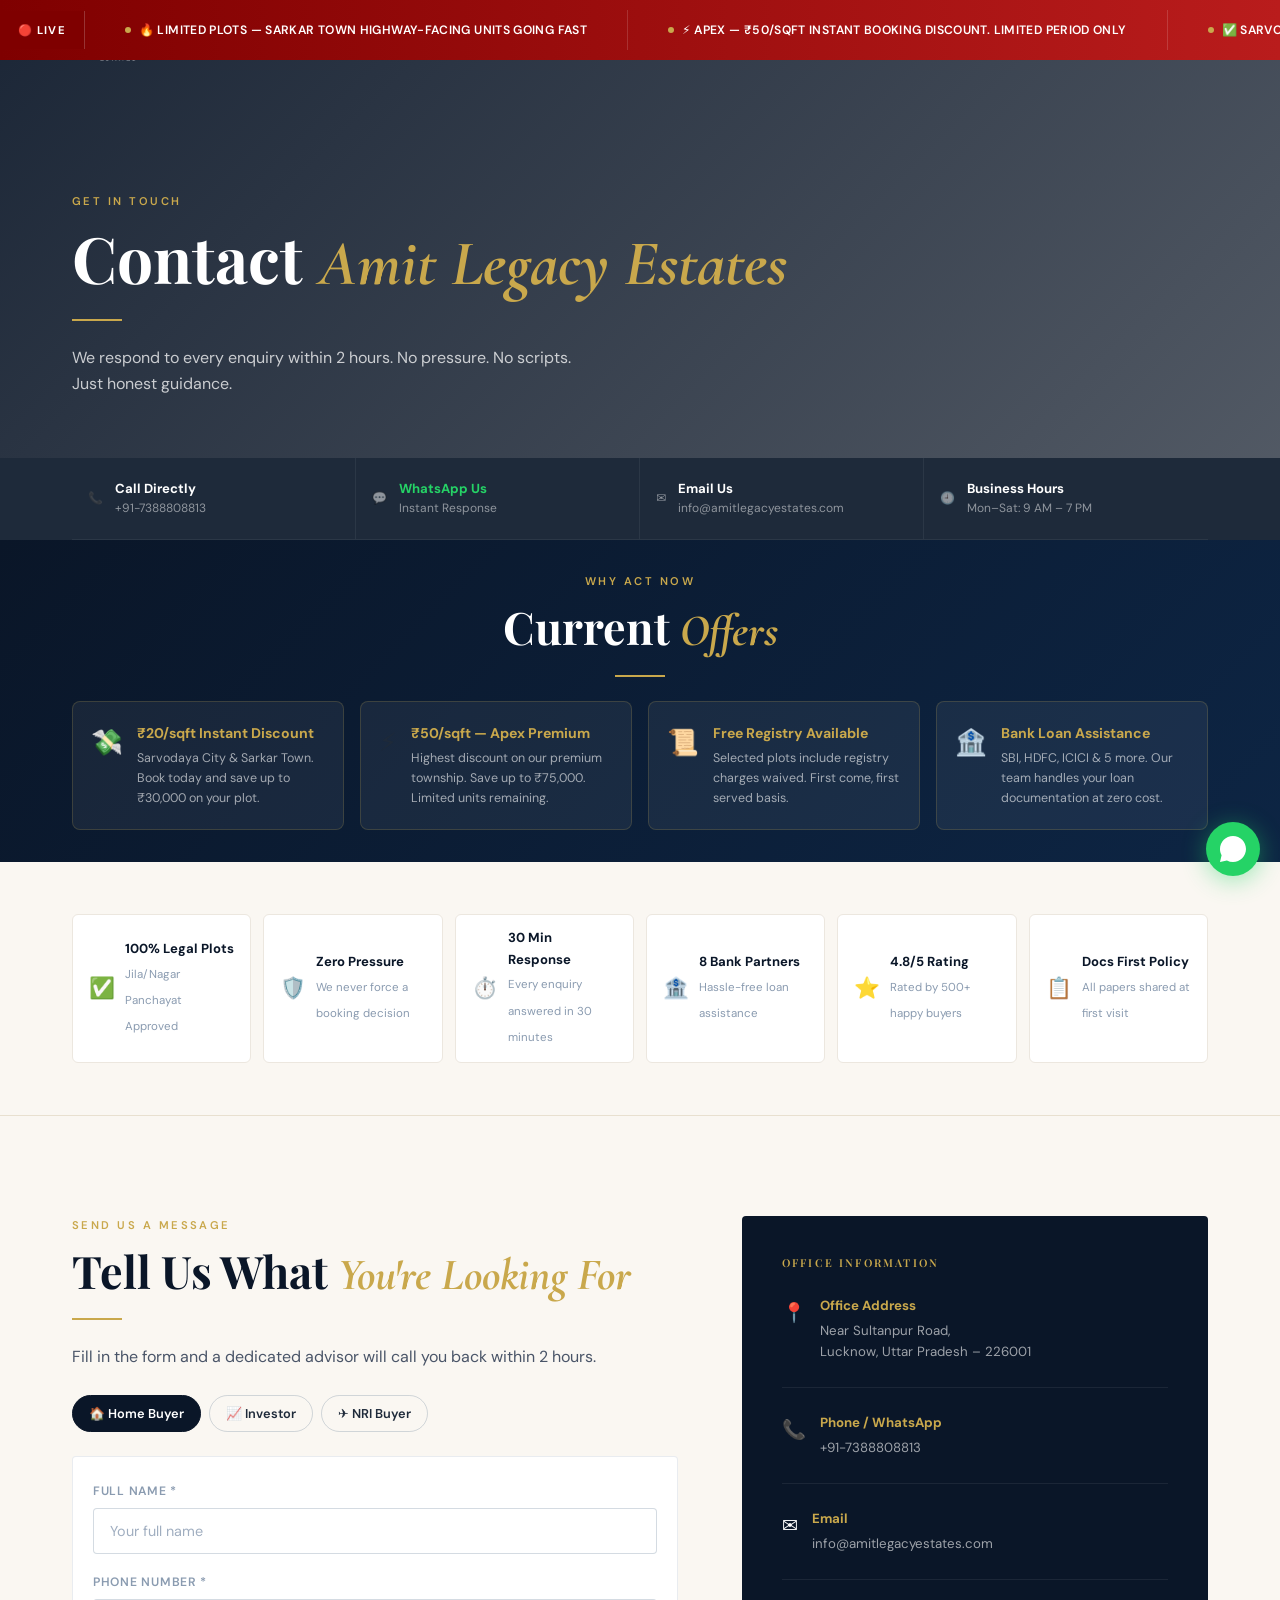
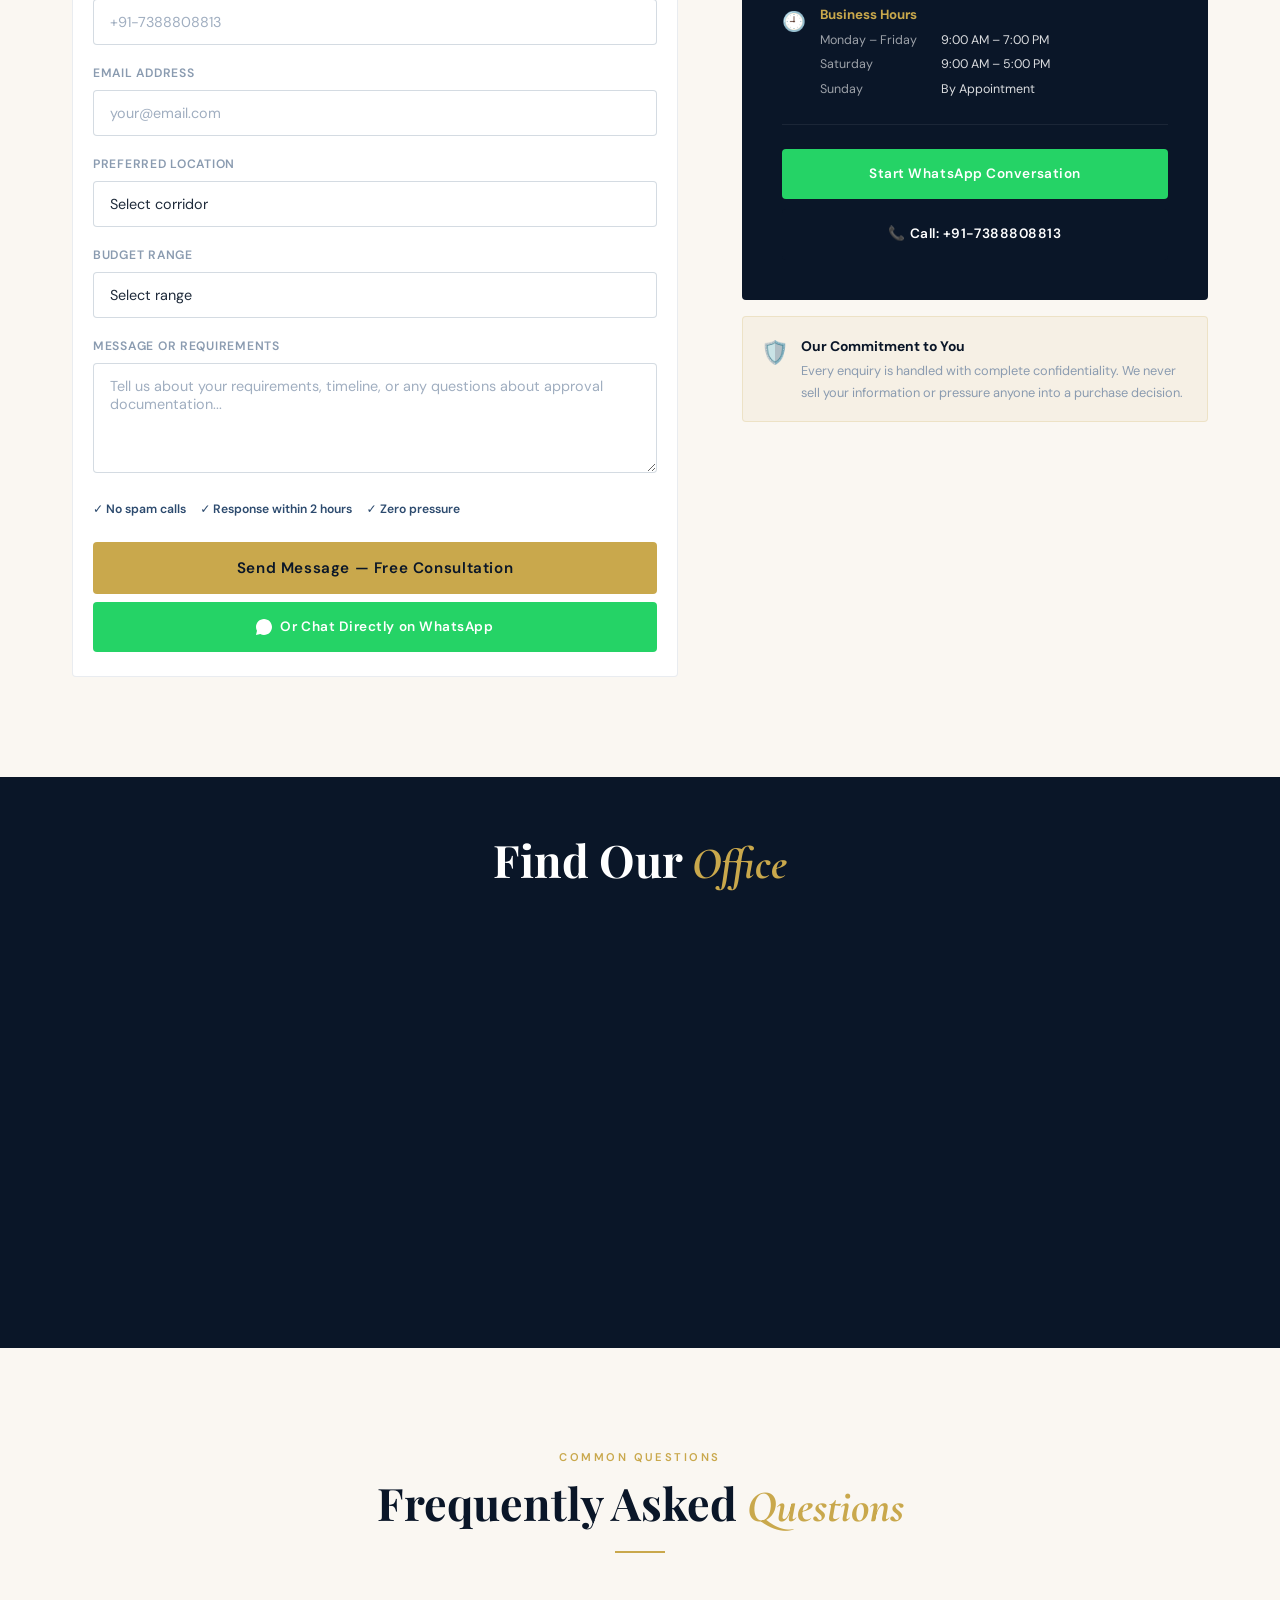
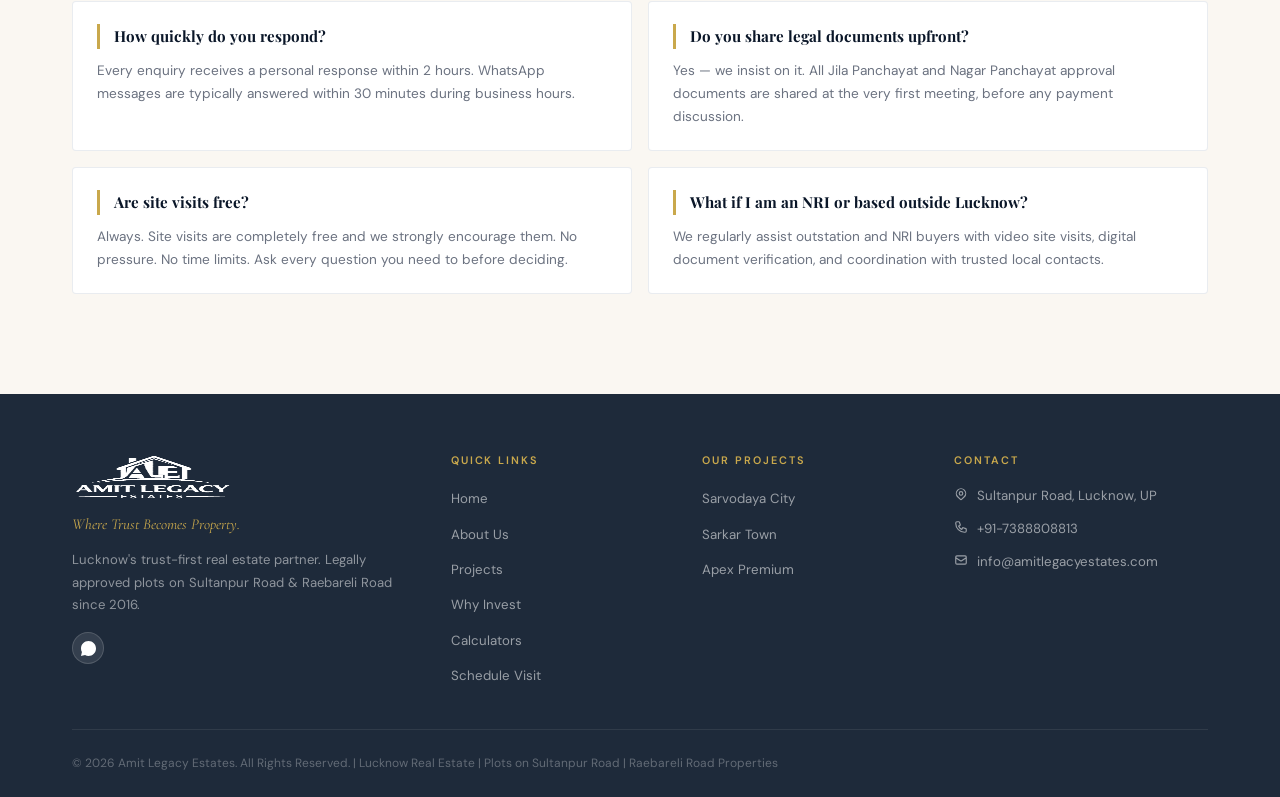
<file: contact.html>
<!DOCTYPE html>
<html lang="en">
<head>
  <meta charset="UTF-8"><meta name="viewport" content="width=device-width, initial-scale=1.0">
  <meta name="keywords" content="contact Amit Legacy Estates Lucknow, buy plot Lucknow enquiry, real estate agent Lucknow, plot booking Lucknow, Sultanpur Road plots contact">
  <meta name="description" content="Contact Amit Legacy Estates. Call +91-7388808813 or WhatsApp us. We respond within 2 hours. No pressure. No obligation.">
  <title>Contact Us | Amit Legacy Estates | Lucknow</title>
  <link rel="stylesheet" href="css/style.css"><link rel="stylesheet" href="css/pages.css">
  <link rel="apple-touch-icon" href="assets/images/favicon-180.png">
  <link rel="icon" href="assets/images/favicon.png" type="image/png">
</head>
<body>
<div class="urgency-ticker" role="marquee" aria-label="Current offers">
  <div class="urgency-ticker__inner">
    <div class="urgency-ticker__label">🔴 LIVE</div>
    <div class="urgency-ticker__scroll">
      <div class="urgency-ticker__track">
        <span class="urgency-ticker__item"><span class="urgency-ticker__dot"></span>🔥 LIMITED PLOTS — Sarkar Town highway-facing units going fast</span>
        <span class="urgency-ticker__item"><span class="urgency-ticker__dot"></span>⚡ APEX — ₹50/sqft instant booking discount. Limited period only</span>
        <span class="urgency-ticker__item"><span class="urgency-ticker__dot"></span>✅ SARVODAYA CITY — Book from ₹14.39L. Approved plots ready</span>
        <span class="urgency-ticker__item"><span class="urgency-ticker__dot"></span>🏦 BANK LOANS — SBI, HDFC, ICICI &amp; 5 more. Easy approval</span>
        <span class="urgency-ticker__item"><span class="urgency-ticker__dot"></span>📞 CALL — +91-7388808813 · 30 min response guaranteed</span>
        <span class="urgency-ticker__item"><span class="urgency-ticker__dot"></span>🔥 LIMITED PLOTS — Sarkar Town highway-facing units going fast</span>
        <span class="urgency-ticker__item"><span class="urgency-ticker__dot"></span>⚡ APEX — ₹50/sqft instant booking discount. Limited period only</span>
        <span class="urgency-ticker__item"><span class="urgency-ticker__dot"></span>✅ SARVODAYA CITY — Book from ₹14.39L. Approved plots ready</span>
        <span class="urgency-ticker__item"><span class="urgency-ticker__dot"></span>🏦 BANK LOANS — SBI, HDFC, ICICI &amp; 5 more. Easy approval</span>
        <span class="urgency-ticker__item"><span class="urgency-ticker__dot"></span>📞 CALL — +91-7388808813 · 30 min response guaranteed</span>
      </div>
    </div>
  </div>
</div>
<nav class="nav nav--transparent">
  <div class="nav__inner container">
    <div class="nav__logo"><a href="index.html"><img src="assets/images/logo-white.png" alt="Amit Legacy Estates Logo" width="160" height="52"></a></div>
    <ul class="nav__links">
      <li><a href="index.html">Home</a></li><li><a href="about.html">About</a></li>
      <li><a href="projects.html">Projects</a></li><li><a href="investment-lucknow.html">Why Invest</a></li>
      <li><a href="calculators.html">Calculators</a></li><li><a href="contact.html">Contact</a></li>
    </ul>
    <a href="schedule-visit.html" class="btn btn-gold nav__cta btn-sm">Schedule Visit</a>
    <button class="nav__ham" aria-label="Open menu"><span></span><span></span><span></span></button>
  </div>
</nav>
<nav class="nav__mobile"><a href="index.html">Home</a><a href="about.html">About</a><a href="projects.html">Projects</a><a href="investment-lucknow.html">Why Invest</a><a href="calculators.html">Calculators</a><a href="contact.html">Contact</a><a href="schedule-visit.html" class="btn btn-gold">Schedule Site Visit</a></nav>

<section class="page-hero" style="min-height:340px;padding-bottom:60px;">
  <div class="page-hero__bg" style="background-image:url('https://images.unsplash.com/photo-1497366216548-37526070297c?w=1600&q=80');"></div>
  <div class="page-hero__overlay"></div>
  <div class="container page-hero__content">
    <div class="reveal">
      <span class="section-label" style="color:var(--gold);">Get in Touch</span>
      <h1>Contact <span class="italic-accent gold">Amit Legacy Estates</span></h1>
      <div class="gold-line"></div>
      <p style="color:rgba(255,255,255,.75);max-width:500px;">We respond to every enquiry within 2 hours. No pressure. No scripts. Just honest guidance.</p>
    </div>
  </div>
</section>

<div class="quick-connect">
  <div class="container">
    <div class="quick-connect__inner">
      <a href="tel:+917388808813" class="quick-card"><span class="quick-card__icon">📞</span><div><strong>Call Directly</strong><span>+91-7388808813</span></div></a>
      <a href="https://wa.me/917388808813" target="_blank" rel="noopener" class="quick-card quick-card--wa"><span class="quick-card__icon">💬</span><div><strong>WhatsApp Us</strong><span>Instant Response</span></div></a>
      <a href="mailto:info@amitlegacyestates.com" class="quick-card"><span class="quick-card__icon">✉️</span><div><strong>Email Us</strong><span>info@amitlegacyestates.com</span></div></a>
      <div class="quick-card" style="cursor:default;"><span class="quick-card__icon">🕘</span><div><strong>Business Hours</strong><span>Mon–Sat: 9 AM – 7 PM</span></div></div>
    </div>
  </div>
</div>


<!-- CONTACT OFFERS STRIP -->
<section class="contact-offer-strip">
  <div class="container">
    <div class="text-center mb-28 reveal">
      <span class="section-label" style="color:var(--gold);">Why Act Now</span>
      <h2 style="color:#fff;">Current <span class="italic-accent gold">Offers</span></h2>
      <div class="gold-line gold-line--center"></div>
    </div>
    <div class="contact-offer-grid">
      <div class="cog reveal"><span class="cog__icon">💸</span><div><div class="cog__title">₹20/sqft Instant Discount</div><div class="cog__desc">Sarvodaya City &amp; Sarkar Town. Book today and save up to ₹30,000 on your plot.</div></div></div>
      <div class="cog reveal d1"><span class="cog__icon">⚡</span><div><div class="cog__title">₹50/sqft — Apex Premium</div><div class="cog__desc">Highest discount on our premium township. Save up to ₹75,000. Limited units remaining.</div></div></div>
      <div class="cog reveal d2"><span class="cog__icon">📜</span><div><div class="cog__title">Free Registry Available</div><div class="cog__desc">Selected plots include registry charges waived. First come, first served basis.</div></div></div>
      <div class="cog reveal d3"><span class="cog__icon">🏦</span><div><div class="cog__title">Bank Loan Assistance</div><div class="cog__desc">SBI, HDFC, ICICI &amp; 5 more. Our team handles your loan documentation at zero cost.</div></div></div>
    </div>
  </div>
</section>

<!-- TRUST BADGES -->
<div style="background:var(--cream);padding:32px 0;border-bottom:1px solid #e8e0d0;">
  <div class="container">
    <div class="trust-badge-row">
      <div class="tb reveal"><span class="tb__icon">✅</span><div><span class="tb__title">100% Legal Plots</span><span class="tb__sub">Jila/Nagar Panchayat Approved</span></div></div>
      <div class="tb reveal d1"><span class="tb__icon">🛡️</span><div><span class="tb__title">Zero Pressure</span><span class="tb__sub">We never force a booking decision</span></div></div>
      <div class="tb reveal d2"><span class="tb__icon">⏱️</span><div><span class="tb__title">30 Min Response</span><span class="tb__sub">Every enquiry answered in 30 minutes</span></div></div>
      <div class="tb reveal d3"><span class="tb__icon">🏦</span><div><span class="tb__title">8 Bank Partners</span><span class="tb__sub">Hassle-free loan assistance</span></div></div>
      <div class="tb reveal d4"><span class="tb__icon">⭐</span><div><span class="tb__title">4.8/5 Rating</span><span class="tb__sub">Rated by 500+ happy buyers</span></div></div>
      <div class="tb reveal d5"><span class="tb__icon">📋</span><div><span class="tb__title">Docs First Policy</span><span class="tb__sub">All papers shared at first visit</span></div></div>
    </div>
  </div>
</div>

<section class="section section--cream">
  <div class="container">
    <div class="contact-grid">
      <div class="reveal">
        <span class="section-label">Send Us a Message</span>
        <h2>Tell Us What <span class="italic-accent gold">You're Looking For</span></h2>
        <div class="gold-line"></div>
        <p class="mb-24">Fill in the form and a dedicated advisor will call you back within 2 hours.</p>
        <div class="inq-selector">
          <button class="inq-btn active">🏠 Home Buyer</button>
          <button class="inq-btn">📈 Investor</button>
          <button class="inq-btn">✈️ NRI Buyer</button>
        </div>
        <form class="lead-form" data-form="contact-main" novalidate style="background:var(--white);border:1px solid rgba(44,74,110,.1);border-radius:4px;padding:24px 20px;">
          <div class="form-group"><label class="form-label">Full Name *</label><input type="text" name="name" class="form-control" placeholder="Your full name" required autocomplete="name"></div>
          <div class="form-group"><label class="form-label">Phone Number *</label><input type="tel" name="phone" class="form-control" placeholder="+91-7388808813" required autocomplete="tel"></div>
          <div class="form-group"><label class="form-label">Email Address</label><input type="email" name="email" class="form-control" placeholder="your@email.com" autocomplete="email"></div>
          <div class="form-group"><label class="form-label">Preferred Location</label>
            <select class="form-control"><option value="">Select corridor</option><option>Sultanpur Road</option><option>Raebareli Road</option><option>Either / Not decided</option></select>
          </div>
          <div class="form-group"><label class="form-label">Budget Range</label>
            <select class="form-control"><option value="">Select range</option><option>₹15 – 25 Lakh</option><option>₹25 – 50 Lakh</option><option>₹50 Lakh – 1 Crore</option><option>Above ₹1 Crore</option></select>
          </div>
          <div class="form-group"><label class="form-label">Message or Requirements</label><textarea class="form-control" rows="4" placeholder="Tell us about your requirements, timeline, or any questions about approval documentation..."></textarea></div>
          <div class="form-assurances"><span>✓ No spam calls</span><span>✓ Response within 2 hours</span><span>✓ Zero pressure</span></div>
          <button type="submit" class="btn btn-gold btn-full" style="padding:16px;margin-top:8px;font-size:.95rem;">Send Message — Free Consultation</button>
          <a href="https://wa.me/917388808813?text=Hello%2C%20I%20would%20like%20to%20enquire%20about%20your%20properties." target="_blank" rel="noopener" class="btn btn-whatsapp btn-full mt-8" style="padding:14px;">
            <svg width="16" height="16" fill="currentColor" viewBox="0 0 24 24" aria-hidden="true"><path d="M17.472 14.382c-.297-.149-1.758-.867-2.03-.967-.273-.099-.471-.148-.67.15-.197.297-.767.966-.94 1.164-.173.199-.347.223-.644.075-.297-.15-1.255-.463-2.39-1.475-.883-.788-1.48-1.761-1.653-2.059-.173-.297-.018-.458.13-.606.134-.133.298-.347.446-.52.149-.174.198-.298.298-.497.099-.198.05-.371-.025-.52-.075-.149-.669-1.612-.916-2.207-.242-.579-.487-.5-.669-.51a5.2 5.2 0 00-.57-.01c-.198 0-.52.074-.792.372-.272.297-1.04 1.016-1.04 2.479s1.065 2.875 1.213 3.074c.149.198 2.096 3.2 5.077 4.487.709.306 1.262.489 1.694.625.712.227 1.36.195 1.871.118.571-.085 1.758-.719 2.006-1.413.248-.694.248-1.289.173-1.413-.074-.124-.272-.198-.57-.347z"/><path d="M12 0C5.373 0 0 5.373 0 12c0 2.09.537 4.053 1.475 5.766L0 24l6.409-1.432A11.94 11.94 0 0012 24c6.627 0 12-5.373 12-12S18.627 0 12 0z"/></svg>
            Or Chat Directly on WhatsApp
          </a>
        </form>
      </div>
      <div class="reveal d2">
        <div class="contact-info-card">
          <h4 class="contact-info-card__heading">Office Information</h4>
          <div class="contact-detail"><span class="contact-detail__icon">📍</span><div><strong>Office Address</strong><p>Near Sultanpur Road,<br>Lucknow, Uttar Pradesh – 226001</p></div></div>
          <div class="contact-detail"><span class="contact-detail__icon">📞</span><div><strong>Phone / WhatsApp</strong><p><a href="tel:+917388808813">+91-7388808813</a></p></div></div>
          <div class="contact-detail"><span class="contact-detail__icon">✉️</span><div><strong>Email</strong><p><a href="mailto:info@amitlegacyestates.com">info@amitlegacyestates.com</a></p></div></div>
          <div class="contact-detail"><span class="contact-detail__icon">🕘</span><div><strong>Business Hours</strong><div class="hours-grid"><span>Monday – Friday</span><span>9:00 AM – 7:00 PM</span><span>Saturday</span><span>9:00 AM – 5:00 PM</span><span>Sunday</span><span>By Appointment</span></div></div></div>
          <div style="display:flex;flex-direction:column;gap:10px;margin-top:8px;">
            <a href="https://wa.me/917388808813" target="_blank" rel="noopener" class="btn btn-whatsapp btn-full">Start WhatsApp Conversation</a>
            <a href="tel:+917388808813" class="btn btn-navy btn-full" style="padding:14px;">📞 Call: +91-7388808813</a>
          </div>
        </div>
        <div class="trust-reminder mt-16"><div class="trust-reminder__icon">🛡️</div><div><strong>Our Commitment to You</strong><p>Every enquiry is handled with complete confidentiality. We never sell your information or pressure anyone into a purchase decision.</p></div></div>
      </div>
    </div>
  </div>
</section>

<section class="section section--dark" style="padding:56px 0;">
  <div class="container"><div class="text-center mb-36 reveal"><h2>Find Our <span class="italic-accent gold">Office</span></h2></div>
    <div class="reveal" style="border-radius:4px;overflow:hidden;"><iframe src="https://maps.google.com/maps?q=Sultanpur+Road,+Lucknow&output=embed" width="100%" height="400" style="border:0;display:block;" allowfullscreen loading="lazy" title="Office Location"></iframe></div>
  </div>
</section>

<section class="section section--cream">
  <div class="container">
    <div class="text-center mb-48 reveal"><span class="section-label">Common Questions</span><h2>Frequently Asked <span class="italic-accent gold">Questions</span></h2><div class="gold-line gold-line--center"></div></div>
    <div class="faq-grid">
      <div class="faq-item reveal"><div class="faq-q">How quickly do you respond?</div><div class="faq-a">Every enquiry receives a personal response within 2 hours. WhatsApp messages are typically answered within 30 minutes during business hours.</div></div>
      <div class="faq-item reveal d1"><div class="faq-q">Do you share legal documents upfront?</div><div class="faq-a">Yes — we insist on it. All Jila Panchayat and Nagar Panchayat approval documents are shared at the very first meeting, before any payment discussion.</div></div>
      <div class="faq-item reveal d2"><div class="faq-q">Are site visits free?</div><div class="faq-a">Always. Site visits are completely free and we strongly encourage them. No pressure. No time limits. Ask every question you need to before deciding.</div></div>
      <div class="faq-item reveal d3"><div class="faq-q">What if I am an NRI or based outside Lucknow?</div><div class="faq-a">We regularly assist outstation and NRI buyers with video site visits, digital document verification, and coordination with trusted local contacts.</div></div>
    </div>
  </div>
</section>

<footer>
  <div class="container">
    <div class="footer__grid">
      <div><div class="footer__logo mb-8"><img src="assets/images/logo-white.png" alt="Amit Legacy Estates" width="160" height="46" loading="lazy"></div><p class="footer__tagline">Where Trust Becomes Property.</p><p class="footer__desc">Lucknow's trust-first real estate partner. Legally approved plots on Sultanpur Road &amp; Raebareli Road since 2016.</p><div class="footer__social"><a href="https://wa.me/917388808813" target="_blank" rel="noopener" aria-label="WhatsApp" style="width:32px;height:32px;border-radius:50%;background:rgba(255,255,255,.1);display:flex;align-items:center;justify-content:center;"><svg width="15" height="15" fill="white" viewBox="0 0 24 24"><path d="M17.472 14.382c-.297-.149-1.758-.867-2.03-.967-.273-.099-.471-.148-.67.15-.197.297-.767.966-.94 1.164-.173.199-.347.223-.644.075-.297-.15-1.255-.463-2.39-1.475-.883-.788-1.48-1.761-1.653-2.059-.173-.297-.018-.458.13-.606.134-.133.298-.347.446-.52.149-.174.198-.298.298-.497.099-.198.05-.371-.025-.52-.075-.149-.669-1.612-.916-2.207-.242-.579-.487-.5-.669-.51a5.2 5.2 0 00-.57-.01c-.198 0-.52.074-.792.372-.272.297-1.04 1.016-1.04 2.479s1.065 2.875 1.213 3.074c.149.198 2.096 3.2 5.077 4.487.709.306 1.262.489 1.694.625.712.227 1.36.195 1.871.118.571-.085 1.758-.719 2.006-1.413.248-.694.248-1.289.173-1.413-.074-.124-.272-.198-.57-.347z"/><path d="M12 0C5.373 0 0 5.373 0 12c0 2.09.537 4.053 1.475 5.766L0 24l6.409-1.432A11.94 11.94 0 0012 24c6.627 0 12-5.373 12-12S18.627 0 12 0z"/></svg></a></div></div>
      <div><h4 class="footer__heading">Quick Links</h4><ul class="footer__links"><li><a href="index.html">Home</a></li><li><a href="about.html">About Us</a></li><li><a href="projects.html">Projects</a></li><li><a href="investment-lucknow.html">Why Invest</a></li><li><a href="calculators.html">Calculators</a></li><li><a href="schedule-visit.html">Schedule Visit</a></li></ul></div>
      <div><h4 class="footer__heading">Our Projects</h4><ul class="footer__links"><li><a href="project-sarvodaya-city.html">Sarvodaya City</a></li><li><a href="project-sarkar-town.html">Sarkar Town</a></li><li><a href="project-apex.html">Apex Premium</a></li></ul></div>
      <div><h4 class="footer__heading">Contact</h4><div class="footer__contact-item"><svg width="14" height="14" fill="none" stroke="currentColor" stroke-width="2" viewBox="0 0 24 24"><path d="M17.657 16.657L13.414 20.9a2 2 0 01-2.827 0l-4.244-4.243a8 8 0 1111.314 0z"/><circle cx="12" cy="11" r="3"/></svg>Sultanpur Road, Lucknow, UP</div><div class="footer__contact-item"><svg width="14" height="14" fill="none" stroke="currentColor" stroke-width="2" viewBox="0 0 24 24"><path d="M3 5a2 2 0 012-2h3.28a1 1 0 01.948.684l1.498 4.493a1 1 0 01-.502 1.21l-2.257 1.13a11.042 11.042 0 005.516 5.516l1.13-2.257a1 1 0 011.21-.502l4.493 1.498a1 1 0 01.684.949V19a2 2 0 01-2 2h-1C9.716 21 3 14.284 3 6V5z"/></svg><a href="tel:+917388808813" style="color:inherit;">+91-7388808813</a></div><div class="footer__contact-item"><svg width="14" height="14" fill="none" stroke="currentColor" stroke-width="2" viewBox="0 0 24 24"><path d="M3 8l7.89 5.26a2 2 0 002.22 0L21 8M5 19h14a2 2 0 002-2V7a2 2 0 00-2-2H5a2 2 0 00-2 2v10a2 2 0 002 2z"/></svg><a href="mailto:info@amitlegacyestates.com" style="color:inherit;">info@amitlegacyestates.com</a></div></div>
    </div>
    <div class="footer__bottom"><span>© 2026 Amit Legacy Estates. All Rights Reserved. | Lucknow Real Estate | Plots on Sultanpur Road | Raebareli Road Properties</span></div>
  </div>
</footer>
<a href="https://wa.me/917388808813" class="wa-float" target="_blank" rel="noopener" aria-label="Chat on WhatsApp"><svg width="26" height="26" fill="white" viewBox="0 0 24 24"><path d="M17.472 14.382c-.297-.149-1.758-.867-2.03-.967-.273-.099-.471-.148-.67.15-.197.297-.767.966-.94 1.164-.173.199-.347.223-.644.075-.297-.15-1.255-.463-2.39-1.475-.883-.788-1.48-1.761-1.653-2.059-.173-.297-.018-.458.13-.606.134-.133.298-.347.446-.52.149-.174.198-.298.298-.497.099-.198.05-.371-.025-.52-.075-.149-.669-1.612-.916-2.207-.242-.579-.487-.5-.669-.51a5.2 5.2 0 00-.57-.01c-.198 0-.52.074-.792.372-.272.297-1.04 1.016-1.04 2.479s1.065 2.875 1.213 3.074c.149.198 2.096 3.2 5.077 4.487.709.306 1.262.489 1.694.625.712.227 1.36.195 1.871.118.571-.085 1.758-.719 2.006-1.413.248-.694.248-1.289.173-1.413-.074-.124-.272-.198-.57-.347z"/><path d="M12 0C5.373 0 0 5.373 0 12c0 2.09.537 4.053 1.475 5.766L0 24l6.409-1.432A11.94 11.94 0 0012 24c6.627 0 12-5.373 12-12S18.627 0 12 0z"/></svg></a>
<script src="js/form-email.js"></script>
<script src="js/main.js"></script>
<script src="js/extras.js"></script>
</body>
</html>
</file>
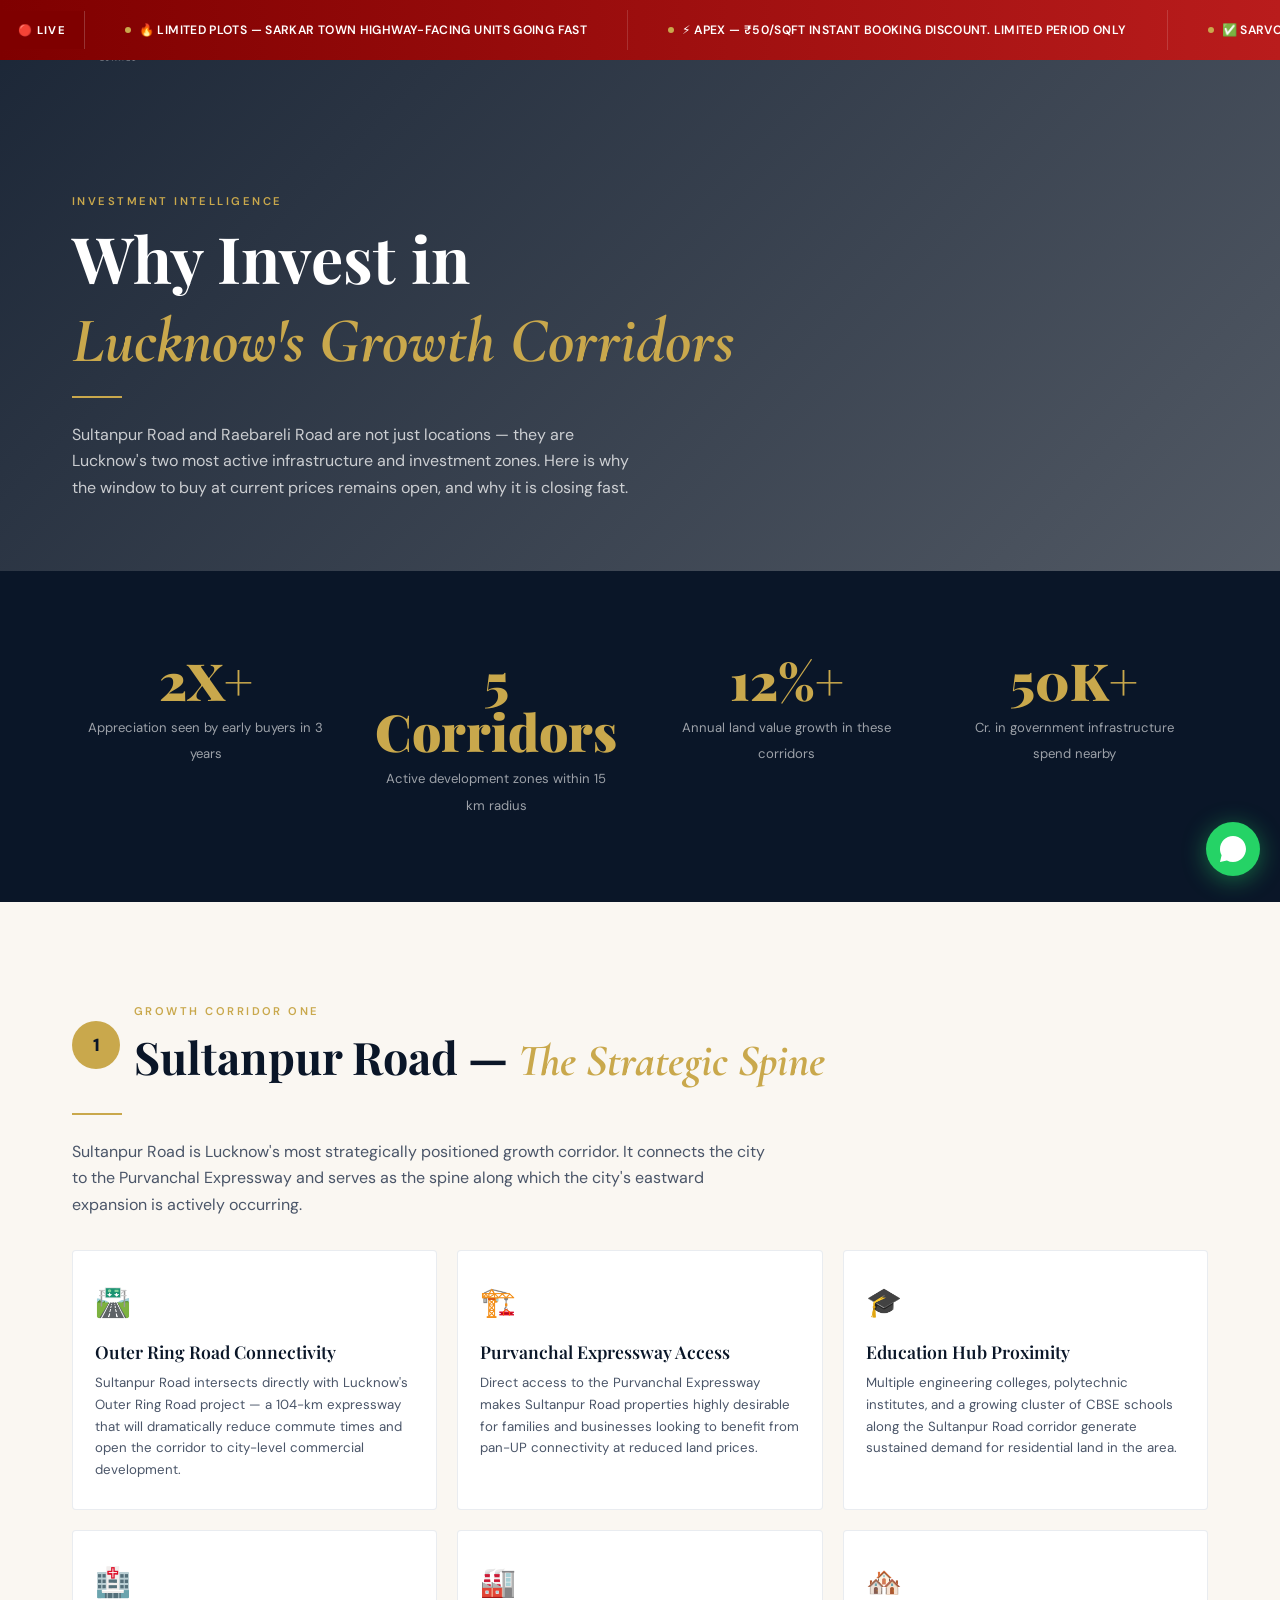
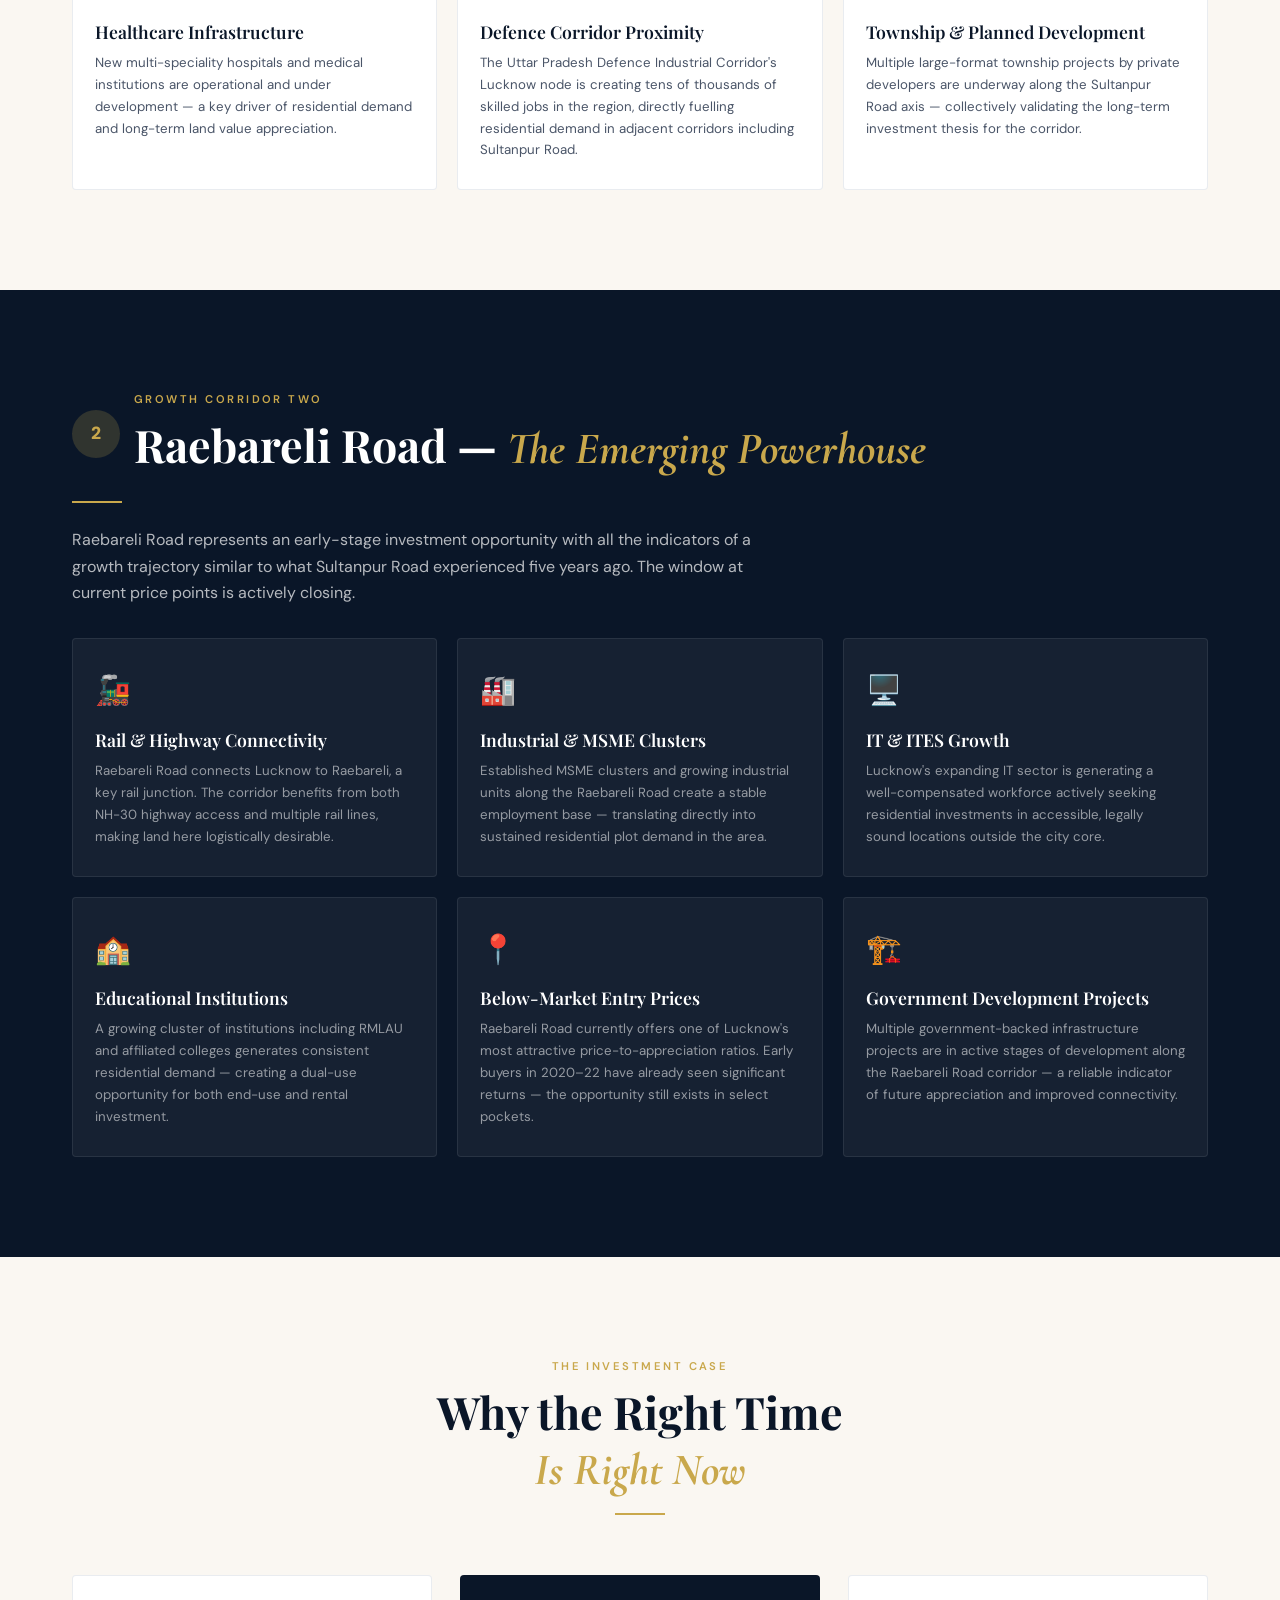
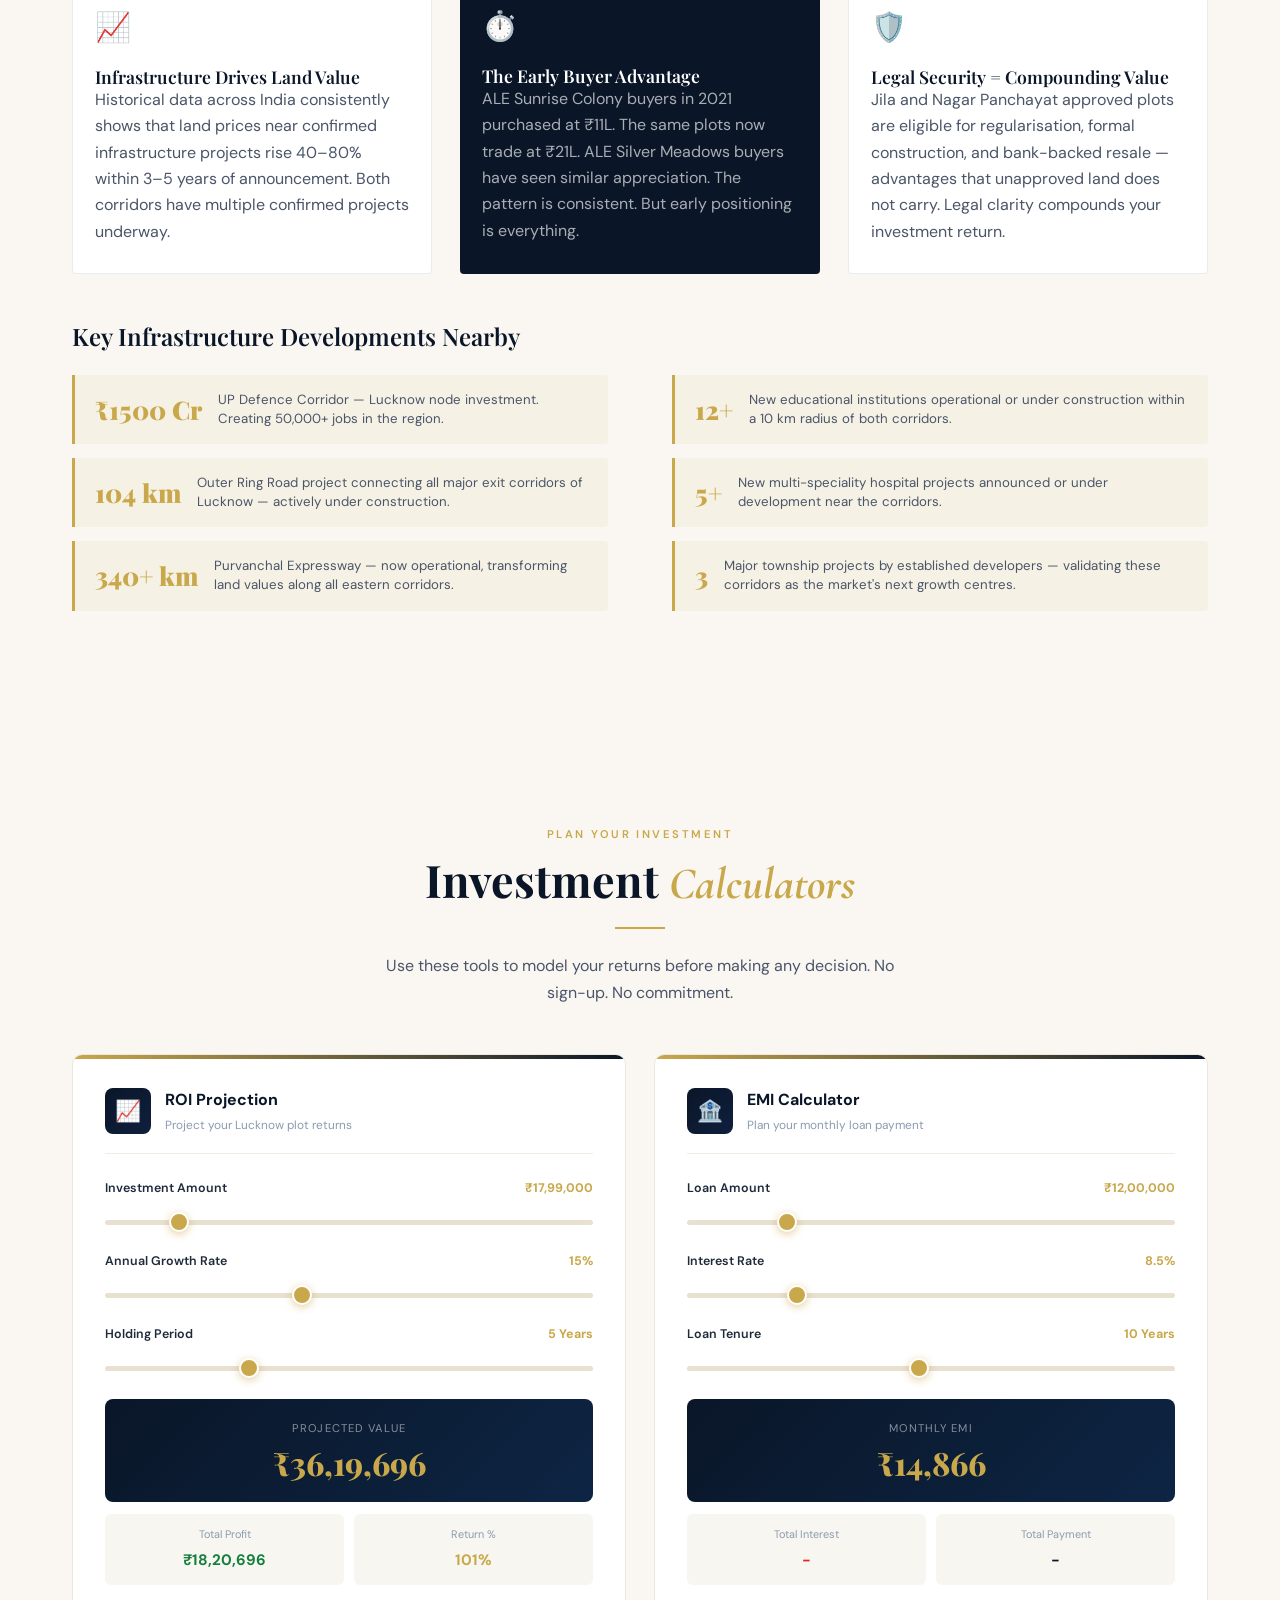
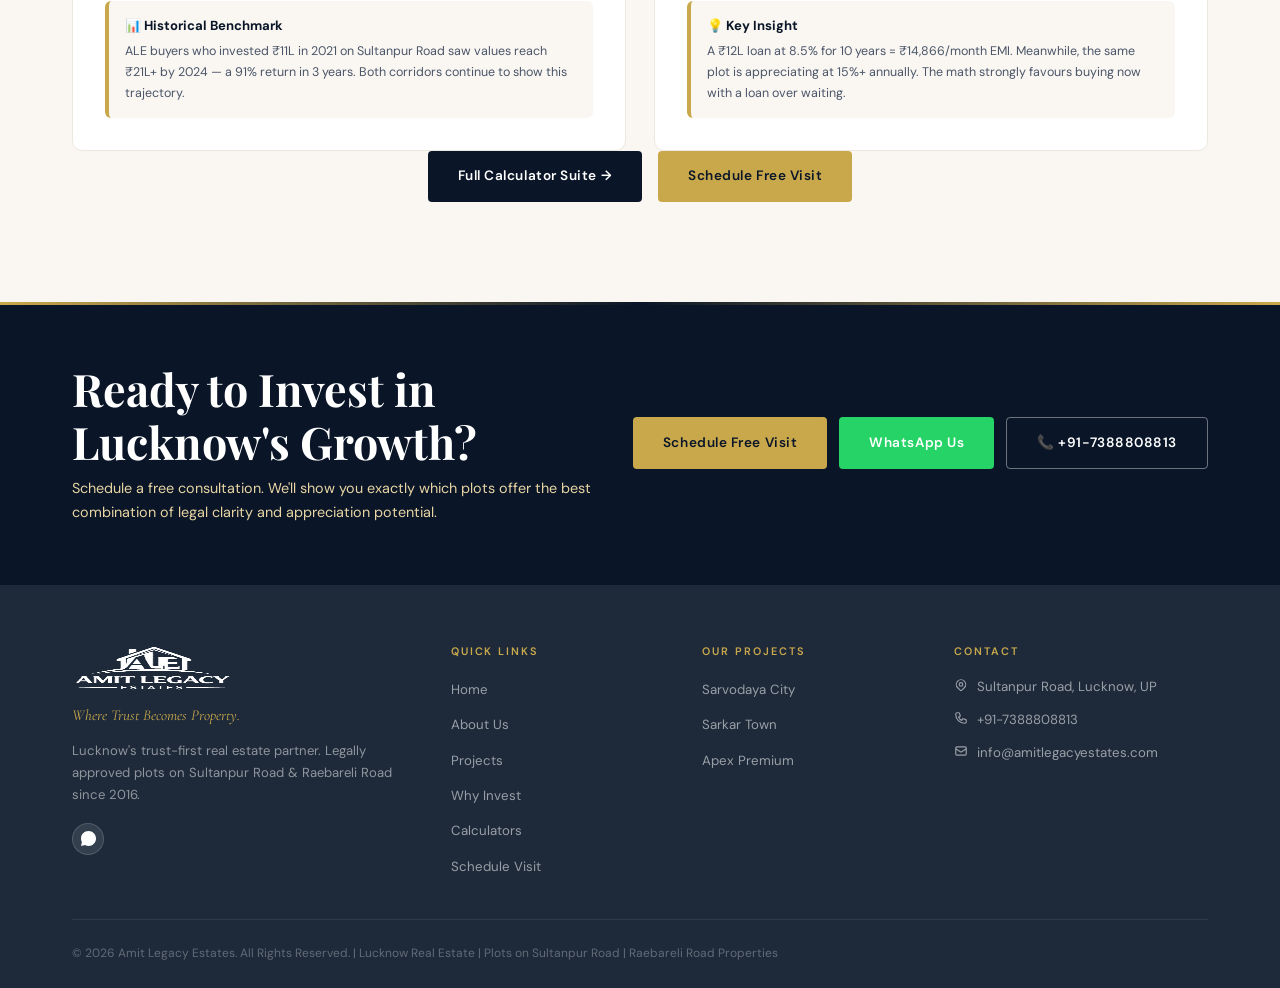
<file: investment-lucknow.html>
<!DOCTYPE html>
<html lang="en">
<head>
  <meta charset="UTF-8"><meta name="viewport" content="width=device-width, initial-scale=1.0">
  <meta name="keywords" content="why invest in Lucknow real estate, Sultanpur Road investment, Raebareli Road property investment, plot appreciation Lucknow 2024, real estate growth Lucknow, best areas to buy plot Lucknow">
  <meta name="description" content="Why invest in Lucknow? Explore investment potential of Sultanpur Road and Raebareli Road growth corridors — infrastructure, connectivity, future value.">
  <title>Why Invest — Lucknow Growth Corridors | Amit Legacy Estates</title>
  <link rel="stylesheet" href="css/style.css"><link rel="stylesheet" href="css/pages.css">
  <link rel="apple-touch-icon" href="assets/images/favicon-180.png">
  <link rel="icon" href="assets/images/favicon.png" type="image/png">
</head>
<body>
<div class="urgency-ticker" role="marquee" aria-label="Current offers">
  <div class="urgency-ticker__inner">
    <div class="urgency-ticker__label">🔴 LIVE</div>
    <div class="urgency-ticker__scroll">
      <div class="urgency-ticker__track">
        <span class="urgency-ticker__item"><span class="urgency-ticker__dot"></span>🔥 LIMITED PLOTS — Sarkar Town highway-facing units going fast</span>
        <span class="urgency-ticker__item"><span class="urgency-ticker__dot"></span>⚡ APEX — ₹50/sqft instant booking discount. Limited period only</span>
        <span class="urgency-ticker__item"><span class="urgency-ticker__dot"></span>✅ SARVODAYA CITY — Book from ₹14.39L. Approved plots ready</span>
        <span class="urgency-ticker__item"><span class="urgency-ticker__dot"></span>🏦 BANK LOANS — SBI, HDFC, ICICI &amp; 5 more. Easy approval</span>
        <span class="urgency-ticker__item"><span class="urgency-ticker__dot"></span>📞 CALL — +91-7388808813 · 30 min response guaranteed</span>
        <span class="urgency-ticker__item"><span class="urgency-ticker__dot"></span>🔥 LIMITED PLOTS — Sarkar Town highway-facing units going fast</span>
        <span class="urgency-ticker__item"><span class="urgency-ticker__dot"></span>⚡ APEX — ₹50/sqft instant booking discount. Limited period only</span>
        <span class="urgency-ticker__item"><span class="urgency-ticker__dot"></span>✅ SARVODAYA CITY — Book from ₹14.39L. Approved plots ready</span>
        <span class="urgency-ticker__item"><span class="urgency-ticker__dot"></span>🏦 BANK LOANS — SBI, HDFC, ICICI &amp; 5 more. Easy approval</span>
        <span class="urgency-ticker__item"><span class="urgency-ticker__dot"></span>📞 CALL — +91-7388808813 · 30 min response guaranteed</span>
      </div>
    </div>
  </div>
</div>
<nav class="nav nav--transparent">
  <div class="nav__inner container">
    <div class="nav__logo"><a href="index.html"><img src="assets/images/logo-white.png" alt="Amit Legacy Estates Logo" width="160" height="52"></a></div>
    <ul class="nav__links">
      <li><a href="index.html">Home</a></li><li><a href="about.html">About</a></li>
      <li><a href="projects.html">Projects</a></li><li><a href="investment-lucknow.html">Why Invest</a></li>
      <li><a href="calculators.html">Calculators</a></li><li><a href="contact.html">Contact</a></li>
    </ul>
    <a href="schedule-visit.html" class="btn btn-gold nav__cta btn-sm">Schedule Visit</a>
    <button class="nav__ham" aria-label="Open menu"><span></span><span></span><span></span></button>
  </div>
</nav>
<nav class="nav__mobile"><a href="index.html">Home</a><a href="about.html">About</a><a href="projects.html">Projects</a><a href="investment-lucknow.html">Why Invest</a><a href="calculators.html">Calculators</a><a href="contact.html">Contact</a><a href="schedule-visit.html" class="btn btn-gold">Schedule Site Visit</a></nav>

<section class="page-hero">
  <div class="page-hero__bg" style="background-image:url('https://images.unsplash.com/photo-1486325212027-8081e485255e?w=1600&q=80');"></div>
  <div class="page-hero__overlay"></div>
  <div class="container page-hero__content">
    <div class="reveal">
      <span class="section-label" style="color:var(--gold);">Investment Intelligence</span>
      <h1>Why Invest in<br><span class="italic-accent gold">Lucknow's Growth Corridors</span></h1>
      <div class="gold-line"></div>
      <p style="color:rgba(255,255,255,.75);max-width:580px;font-size:1rem;">Sultanpur Road and Raebareli Road are not just locations — they are Lucknow's two most active infrastructure and investment zones. Here is why the window to buy at current prices remains open, and why it is closing fast.</p>
    </div>
  </div>
</section>

<!-- OVERVIEW STATS -->
<section class="section section--dark" style="padding:60px 0;">
  <div class="container">
    <div class="grid-4">
      <div class="stat-block reveal"><span class="stat-block__num" data-count="2" data-suffix="X+">0</span><span class="stat-block__label">Appreciation seen by early buyers in 3 years</span></div>
      <div class="stat-block reveal d1"><span class="stat-block__num" data-count="5" data-suffix=" Corridors">0</span><span class="stat-block__label">Active development zones within 15 km radius</span></div>
      <div class="stat-block reveal d2"><span class="stat-block__num" data-count="12" data-suffix="%+">0</span><span class="stat-block__label">Annual land value growth in these corridors</span></div>
      <div class="stat-block reveal d3"><span class="stat-block__num" data-count="50" data-suffix="K+">0</span><span class="stat-block__label">Cr. in government infrastructure spend nearby</span></div>
    </div>
  </div>
</section>

<!-- CORRIDOR 1 - SULTANPUR ROAD -->
<section class="section section--cream">
  <div class="container">
    <div class="corridor-header reveal">
      <div class="corridor-num">1</div>
      <div>
        <span class="section-label">Growth Corridor One</span>
        <h2>Sultanpur Road — <span class="italic-accent gold">The Strategic Spine</span></h2>
      </div>
    </div>
    <div class="gold-line reveal"></div>
    <p class="reveal mb-32" style="max-width:700px;font-size:1rem;">Sultanpur Road is Lucknow's most strategically positioned growth corridor. It connects the city to the Purvanchal Expressway and serves as the spine along which the city's eastward expansion is actively occurring.</p>
    <div class="invest-grid-2">
      <div class="invest-card--light invest-card reveal">
        <span class="invest-card__icon">🛣️</span>
        <h4>Outer Ring Road Connectivity</h4>
        <p>Sultanpur Road intersects directly with Lucknow's Outer Ring Road project — a 104-km expressway that will dramatically reduce commute times and open the corridor to city-level commercial development.</p>
      </div>
      <div class="invest-card--light invest-card reveal d1">
        <span class="invest-card__icon">🏗️</span>
        <h4>Purvanchal Expressway Access</h4>
        <p>Direct access to the Purvanchal Expressway makes Sultanpur Road properties highly desirable for families and businesses looking to benefit from pan-UP connectivity at reduced land prices.</p>
      </div>
      <div class="invest-card--light invest-card reveal d2">
        <span class="invest-card__icon">🎓</span>
        <h4>Education Hub Proximity</h4>
        <p>Multiple engineering colleges, polytechnic institutes, and a growing cluster of CBSE schools along the Sultanpur Road corridor generate sustained demand for residential land in the area.</p>
      </div>
      <div class="invest-card--light invest-card reveal d3">
        <span class="invest-card__icon">🏥</span>
        <h4>Healthcare Infrastructure</h4>
        <p>New multi-speciality hospitals and medical institutions are operational and under development — a key driver of residential demand and long-term land value appreciation.</p>
      </div>
      <div class="invest-card--light invest-card reveal d4">
        <span class="invest-card__icon">🏭</span>
        <h4>Defence Corridor Proximity</h4>
        <p>The Uttar Pradesh Defence Industrial Corridor's Lucknow node is creating tens of thousands of skilled jobs in the region, directly fuelling residential demand in adjacent corridors including Sultanpur Road.</p>
      </div>
      <div class="invest-card--light invest-card reveal d5">
        <span class="invest-card__icon">🏘️</span>
        <h4>Township &amp; Planned Development</h4>
        <p>Multiple large-format township projects by private developers are underway along the Sultanpur Road axis — collectively validating the long-term investment thesis for the corridor.</p>
      </div>
    </div>
  </div>
</section>

<!-- CORRIDOR 2 - RAEBARELI ROAD -->
<section class="section section--dark">
  <div class="container">
    <div class="corridor-header reveal">
      <div class="corridor-num" style="background:rgba(201,168,76,.2);color:var(--gold);">2</div>
      <div>
        <span class="section-label">Growth Corridor Two</span>
        <h2 style="color:var(--white);">Raebareli Road — <span class="italic-accent gold">The Emerging Powerhouse</span></h2>
      </div>
    </div>
    <div class="gold-line reveal"></div>
    <p class="reveal mb-32" style="max-width:700px;color:rgba(255,255,255,.7);font-size:1rem;">Raebareli Road represents an early-stage investment opportunity with all the indicators of a growth trajectory similar to what Sultanpur Road experienced five years ago. The window at current price points is actively closing.</p>
    <div class="invest-grid-2">
      <div class="invest-card reveal">
        <span class="invest-card__icon">🚂</span>
        <h4>Rail &amp; Highway Connectivity</h4>
        <p style="color:rgba(255,255,255,.55);">Raebareli Road connects Lucknow to Raebareli, a key rail junction. The corridor benefits from both NH-30 highway access and multiple rail lines, making land here logistically desirable.</p>
      </div>
      <div class="invest-card reveal d1">
        <span class="invest-card__icon">🏭</span>
        <h4>Industrial &amp; MSME Clusters</h4>
        <p style="color:rgba(255,255,255,.55);">Established MSME clusters and growing industrial units along the Raebareli Road create a stable employment base — translating directly into sustained residential plot demand in the area.</p>
      </div>
      <div class="invest-card reveal d2">
        <span class="invest-card__icon">🖥️</span>
        <h4>IT &amp; ITES Growth</h4>
        <p style="color:rgba(255,255,255,.55);">Lucknow's expanding IT sector is generating a well-compensated workforce actively seeking residential investments in accessible, legally sound locations outside the city core.</p>
      </div>
      <div class="invest-card reveal d3">
        <span class="invest-card__icon">🏫</span>
        <h4>Educational Institutions</h4>
        <p style="color:rgba(255,255,255,.55);">A growing cluster of institutions including RMLAU and affiliated colleges generates consistent residential demand — creating a dual-use opportunity for both end-use and rental investment.</p>
      </div>
      <div class="invest-card reveal d4">
        <span class="invest-card__icon">📍</span>
        <h4>Below-Market Entry Prices</h4>
        <p style="color:rgba(255,255,255,.55);">Raebareli Road currently offers one of Lucknow's most attractive price-to-appreciation ratios. Early buyers in 2020–22 have already seen significant returns — the opportunity still exists in select pockets.</p>
      </div>
      <div class="invest-card reveal d5">
        <span class="invest-card__icon">🏗️</span>
        <h4>Government Development Projects</h4>
        <p style="color:rgba(255,255,255,.55);">Multiple government-backed infrastructure projects are in active stages of development along the Raebareli Road corridor — a reliable indicator of future appreciation and improved connectivity.</p>
      </div>
    </div>
  </div>
</section>

<!-- WHY NOW -->
<section class="section section--cream">
  <div class="container">
    <div class="text-center mb-60 reveal"><span class="section-label">The Investment Case</span><h2>Why the Right Time<br><span class="italic-accent gold">Is Right Now</span></h2><div class="gold-line gold-line--center"></div></div>
    <div class="grid-3">
      <div class="reveal" style="background:var(--white);border:1px solid rgba(44,74,110,.1);border-radius:4px;padding:28px 22px;">
        <div style="font-size:1.8rem;margin-bottom:14px;">📈</div>
        <h4>Infrastructure Drives Land Value</h4>
        <p>Historical data across India consistently shows that land prices near confirmed infrastructure projects rise 40–80% within 3–5 years of announcement. Both corridors have multiple confirmed projects underway.</p>
      </div>
      <div class="reveal d1" style="background:var(--navy);border-radius:4px;padding:28px 22px;">
        <div style="font-size:1.8rem;margin-bottom:14px;">⏱️</div>
        <h4 style="color:var(--white);">The Early Buyer Advantage</h4>
        <p style="color:rgba(255,255,255,.65);">ALE Sunrise Colony buyers in 2021 purchased at ₹11L. The same plots now trade at ₹21L. ALE Silver Meadows buyers have seen similar appreciation. The pattern is consistent. But early positioning is everything.</p>
      </div>
      <div class="reveal d2" style="background:var(--white);border:1px solid rgba(44,74,110,.1);border-radius:4px;padding:28px 22px;">
        <div style="font-size:1.8rem;margin-bottom:14px;">🛡️</div>
        <h4>Legal Security = Compounding Value</h4>
        <p>Jila and Nagar Panchayat approved plots are eligible for regularisation, formal construction, and bank-backed resale — advantages that unapproved land does not carry. Legal clarity compounds your investment return.</p>
      </div>
    </div>
    <!-- HIGHLIGHT STATS -->
    <div class="mt-48 reveal">
      <h3 class="mb-24" style="color:var(--navy);">Key Infrastructure Developments Nearby</h3>
      <div class="grid-2">
        <div>
          <div class="highlight-stat"><div class="highlight-stat__num">₹1500 Cr</div><div class="highlight-stat__text">UP Defence Corridor — Lucknow node investment. Creating 50,000+ jobs in the region.</div></div>
          <div class="highlight-stat"><div class="highlight-stat__num">104 km</div><div class="highlight-stat__text">Outer Ring Road project connecting all major exit corridors of Lucknow — actively under construction.</div></div>
          <div class="highlight-stat"><div class="highlight-stat__num">340+ km</div><div class="highlight-stat__text">Purvanchal Expressway — now operational, transforming land values along all eastern corridors.</div></div>
        </div>
        <div>
          <div class="highlight-stat"><div class="highlight-stat__num">12+</div><div class="highlight-stat__text">New educational institutions operational or under construction within a 10 km radius of both corridors.</div></div>
          <div class="highlight-stat"><div class="highlight-stat__num">5+</div><div class="highlight-stat__text">New multi-speciality hospital projects announced or under development near the corridors.</div></div>
          <div class="highlight-stat"><div class="highlight-stat__num">3</div><div class="highlight-stat__text">Major township projects by established developers — validating these corridors as the market's next growth centres.</div></div>
        </div>
      </div>
    </div>
  </div>
</section>

<!-- CTA -->

<!-- INVESTMENT CALCULATOR -->
<section class="section invest-calc-section" id="calculator">
  <div class="container">
    <div class="text-center mb-48 reveal">
      <span class="section-label">Plan Your Investment</span>
      <h2>Investment <span class="italic-accent gold">Calculators</span></h2>
      <div class="gold-line gold-line--center"></div>
      <p style="max-width:540px;margin:0 auto;">Use these tools to model your returns before making any decision. No sign-up. No commitment.</p>
    </div>
    <div class="calc-premium-wrap">

      <!-- ROI CALC -->
      <div class="cpc">
        <div class="cpc__header"><div class="cpc__icon-box">📈</div><div><p class="cpc__title">ROI Projection</p><p class="cpc__sub">Project your Lucknow plot returns</p></div></div>
        <div class="cpc-range-row"><label>Investment Amount <span class="val" id="inv-ri-v">₹17,99,000</span></label><input type="range" id="inv-ri" min="500000" max="10000000" step="50000" value="1799000" oninput="document.getElementById('inv-ri-v').textContent='₹'+parseInt(this.value).toLocaleString('en-IN');invCalcROI()"></div>
        <div class="cpc-range-row"><label>Annual Growth Rate <span class="val" id="inv-rg-v">15%</span></label><input type="range" id="inv-rg" min="5" max="30" step="0.5" value="15" oninput="document.getElementById('inv-rg-v').textContent=parseFloat(this.value).toFixed(1)+'%';invCalcROI()"></div>
        <div class="cpc-range-row"><label>Holding Period <span class="val" id="inv-ry-v">5 Years</span></label><input type="range" id="inv-ry" min="1" max="15" step="1" value="5" oninput="document.getElementById('inv-ry-v').textContent=this.value+' Years';invCalcROI()"></div>
        <div class="cpc-result"><div class="cpc-result__label">Projected Value</div><div class="cpc-result__val" id="inv-rv">₹36,19,696</div></div>
        <div class="cpc-mini-grid">
          <div class="cpc-mini"><div class="cpc-mini__label">Total Profit</div><div class="cpc-mini__val" id="inv-rp" style="color:#15803d;">₹18,20,696</div></div>
          <div class="cpc-mini"><div class="cpc-mini__label">Return %</div><div class="cpc-mini__val" id="inv-rr" style="color:var(--gold);">101%</div></div>
        </div>
        <div class="cpc-insight"><h5>📊 Historical Benchmark</h5><p>ALE buyers who invested ₹11L in 2021 on Sultanpur Road saw values reach ₹21L+ by 2024 — a 91% return in 3 years. Both corridors continue to show this trajectory.</p></div>
      </div>

      <!-- EMI CALC -->
      <div class="cpc">
        <div class="cpc__header"><div class="cpc__icon-box">🏦</div><div><p class="cpc__title">EMI Calculator</p><p class="cpc__sub">Plan your monthly loan payment</p></div></div>
        <div class="cpc-range-row"><label>Loan Amount <span class="val" id="inv-la-v">₹12,00,000</span></label><input type="range" id="inv-la" min="300000" max="5000000" step="50000" value="1200000" oninput="document.getElementById('inv-la-v').textContent='₹'+parseInt(this.value).toLocaleString('en-IN');invCalcEMI()"></div>
        <div class="cpc-range-row"><label>Interest Rate <span class="val" id="inv-ir-v">8.5%</span></label><input type="range" id="inv-ir" min="7" max="14" step="0.25" value="8.5" oninput="document.getElementById('inv-ir-v').textContent=parseFloat(this.value).toFixed(2)+'%';invCalcEMI()"></div>
        <div class="cpc-range-row"><label>Loan Tenure <span class="val" id="inv-lt-v">10 Years</span></label><input type="range" id="inv-lt" min="1" max="20" step="1" value="10" oninput="document.getElementById('inv-lt-v').textContent=this.value+' Years';invCalcEMI()"></div>
        <div class="cpc-result"><div class="cpc-result__label">Monthly EMI</div><div class="cpc-result__val" id="inv-em">₹14,866</div></div>
        <div class="cpc-mini-grid">
          <div class="cpc-mini"><div class="cpc-mini__label">Total Interest</div><div class="cpc-mini__val" id="inv-ti" style="color:#dc2626;">-</div></div>
          <div class="cpc-mini"><div class="cpc-mini__label">Total Payment</div><div class="cpc-mini__val" id="inv-tp">-</div></div>
        </div>
        <div class="cpc-insight"><h5>💡 Key Insight</h5><p>A ₹12L loan at 8.5% for 10 years = ₹14,866/month EMI. Meanwhile, the same plot is appreciating at 15%+ annually. The math strongly favours buying now with a loan over waiting.</p></div>
      </div>

    </div>
    <div class="text-center mt-28 reveal">
      <a href="calculators.html" class="btn btn-navy">Full Calculator Suite →</a>
      <a href="schedule-visit.html" class="btn btn-gold" style="margin-left:12px;">Schedule Free Visit</a>
    </div>
  </div>
</section>

<section class="cta-strip">
  <div class="container">
    <div class="cta-strip__inner reveal">
      <div>
        <h2>Ready to Invest in Lucknow's Growth?</h2>
        <p>Schedule a free consultation. We'll show you exactly which plots offer the best combination of legal clarity and appreciation potential.</p>
      </div>
      <div class="cta-strip__actions">
        <a href="schedule-visit.html" class="btn btn-gold">Schedule Free Visit</a>
        <a href="https://wa.me/917388808813?text=I%20want%20to%20learn%20more%20about%20investment%20opportunities." target="_blank" rel="noopener" class="btn btn-whatsapp">WhatsApp Us</a>
        <a href="tel:+917388808813" class="btn btn-outline">📞 +91-7388808813</a>
      </div>
    </div>
  </div>
</section>

<footer>
  <div class="container">
    <div class="footer__grid">
      <div><div class="footer__logo mb-8"><img src="assets/images/logo-white.png" alt="Amit Legacy Estates" width="160" height="46" loading="lazy"></div><p class="footer__tagline">Where Trust Becomes Property.</p><p class="footer__desc">Lucknow's trust-first real estate partner. Legally approved plots on Sultanpur Road &amp; Raebareli Road since 2016.</p><div class="footer__social"><a href="https://wa.me/917388808813" target="_blank" rel="noopener" aria-label="WhatsApp" style="width:32px;height:32px;border-radius:50%;background:rgba(255,255,255,.1);display:flex;align-items:center;justify-content:center;"><svg width="15" height="15" fill="white" viewBox="0 0 24 24"><path d="M17.472 14.382c-.297-.149-1.758-.867-2.03-.967-.273-.099-.471-.148-.67.15-.197.297-.767.966-.94 1.164-.173.199-.347.223-.644.075-.297-.15-1.255-.463-2.39-1.475-.883-.788-1.48-1.761-1.653-2.059-.173-.297-.018-.458.13-.606.134-.133.298-.347.446-.52.149-.174.198-.298.298-.497.099-.198.05-.371-.025-.52-.075-.149-.669-1.612-.916-2.207-.242-.579-.487-.5-.669-.51a5.2 5.2 0 00-.57-.01c-.198 0-.52.074-.792.372-.272.297-1.04 1.016-1.04 2.479s1.065 2.875 1.213 3.074c.149.198 2.096 3.2 5.077 4.487.709.306 1.262.489 1.694.625.712.227 1.36.195 1.871.118.571-.085 1.758-.719 2.006-1.413.248-.694.248-1.289.173-1.413-.074-.124-.272-.198-.57-.347z"/><path d="M12 0C5.373 0 0 5.373 0 12c0 2.09.537 4.053 1.475 5.766L0 24l6.409-1.432A11.94 11.94 0 0012 24c6.627 0 12-5.373 12-12S18.627 0 12 0z"/></svg></a></div></div>
      <div><h4 class="footer__heading">Quick Links</h4><ul class="footer__links"><li><a href="index.html">Home</a></li><li><a href="about.html">About Us</a></li><li><a href="projects.html">Projects</a></li><li><a href="investment-lucknow.html">Why Invest</a></li><li><a href="calculators.html">Calculators</a></li><li><a href="schedule-visit.html">Schedule Visit</a></li></ul></div>
      <div><h4 class="footer__heading">Our Projects</h4><ul class="footer__links"><li><a href="project-sarvodaya-city.html">Sarvodaya City</a></li><li><a href="project-sarkar-town.html">Sarkar Town</a></li><li><a href="project-apex.html">Apex Premium</a></li></ul></div>
      <div><h4 class="footer__heading">Contact</h4><div class="footer__contact-item"><svg width="14" height="14" fill="none" stroke="currentColor" stroke-width="2" viewBox="0 0 24 24"><path d="M17.657 16.657L13.414 20.9a2 2 0 01-2.827 0l-4.244-4.243a8 8 0 1111.314 0z"/><circle cx="12" cy="11" r="3"/></svg>Sultanpur Road, Lucknow, UP</div><div class="footer__contact-item"><svg width="14" height="14" fill="none" stroke="currentColor" stroke-width="2" viewBox="0 0 24 24"><path d="M3 5a2 2 0 012-2h3.28a1 1 0 01.948.684l1.498 4.493a1 1 0 01-.502 1.21l-2.257 1.13a11.042 11.042 0 005.516 5.516l1.13-2.257a1 1 0 011.21-.502l4.493 1.498a1 1 0 01.684.949V19a2 2 0 01-2 2h-1C9.716 21 3 14.284 3 6V5z"/></svg><a href="tel:+917388808813" style="color:inherit;">+91-7388808813</a></div><div class="footer__contact-item"><svg width="14" height="14" fill="none" stroke="currentColor" stroke-width="2" viewBox="0 0 24 24"><path d="M3 8l7.89 5.26a2 2 0 002.22 0L21 8M5 19h14a2 2 0 002-2V7a2 2 0 00-2-2H5a2 2 0 00-2 2v10a2 2 0 002 2z"/></svg><a href="mailto:info@amitlegacyestates.com" style="color:inherit;">info@amitlegacyestates.com</a></div></div>
    </div>
    <div class="footer__bottom"><span>© 2026 Amit Legacy Estates. All Rights Reserved. | Lucknow Real Estate | Plots on Sultanpur Road | Raebareli Road Properties</span></div>
  </div>
</footer>
<a href="https://wa.me/917388808813" class="wa-float" target="_blank" rel="noopener" aria-label="Chat on WhatsApp"><svg width="26" height="26" fill="white" viewBox="0 0 24 24"><path d="M17.472 14.382c-.297-.149-1.758-.867-2.03-.967-.273-.099-.471-.148-.67.15-.197.297-.767.966-.94 1.164-.173.199-.347.223-.644.075-.297-.15-1.255-.463-2.39-1.475-.883-.788-1.48-1.761-1.653-2.059-.173-.297-.018-.458.13-.606.134-.133.298-.347.446-.52.149-.174.198-.298.298-.497.099-.198.05-.371-.025-.52-.075-.149-.669-1.612-.916-2.207-.242-.579-.487-.5-.669-.51a5.2 5.2 0 00-.57-.01c-.198 0-.52.074-.792.372-.272.297-1.04 1.016-1.04 2.479s1.065 2.875 1.213 3.074c.149.198 2.096 3.2 5.077 4.487.709.306 1.262.489 1.694.625.712.227 1.36.195 1.871.118.571-.085 1.758-.719 2.006-1.413.248-.694.248-1.289.173-1.413-.074-.124-.272-.198-.57-.347z"/><path d="M12 0C5.373 0 0 5.373 0 12c0 2.09.537 4.053 1.475 5.766L0 24l6.409-1.432A11.94 11.94 0 0012 24c6.627 0 12-5.373 12-12S18.627 0 12 0z"/></svg></a>
<script src="js/form-email.js"></script>
<script src="js/main.js"></script>
<script src="js/extras.js"></script>
</body>
</html>
</file>
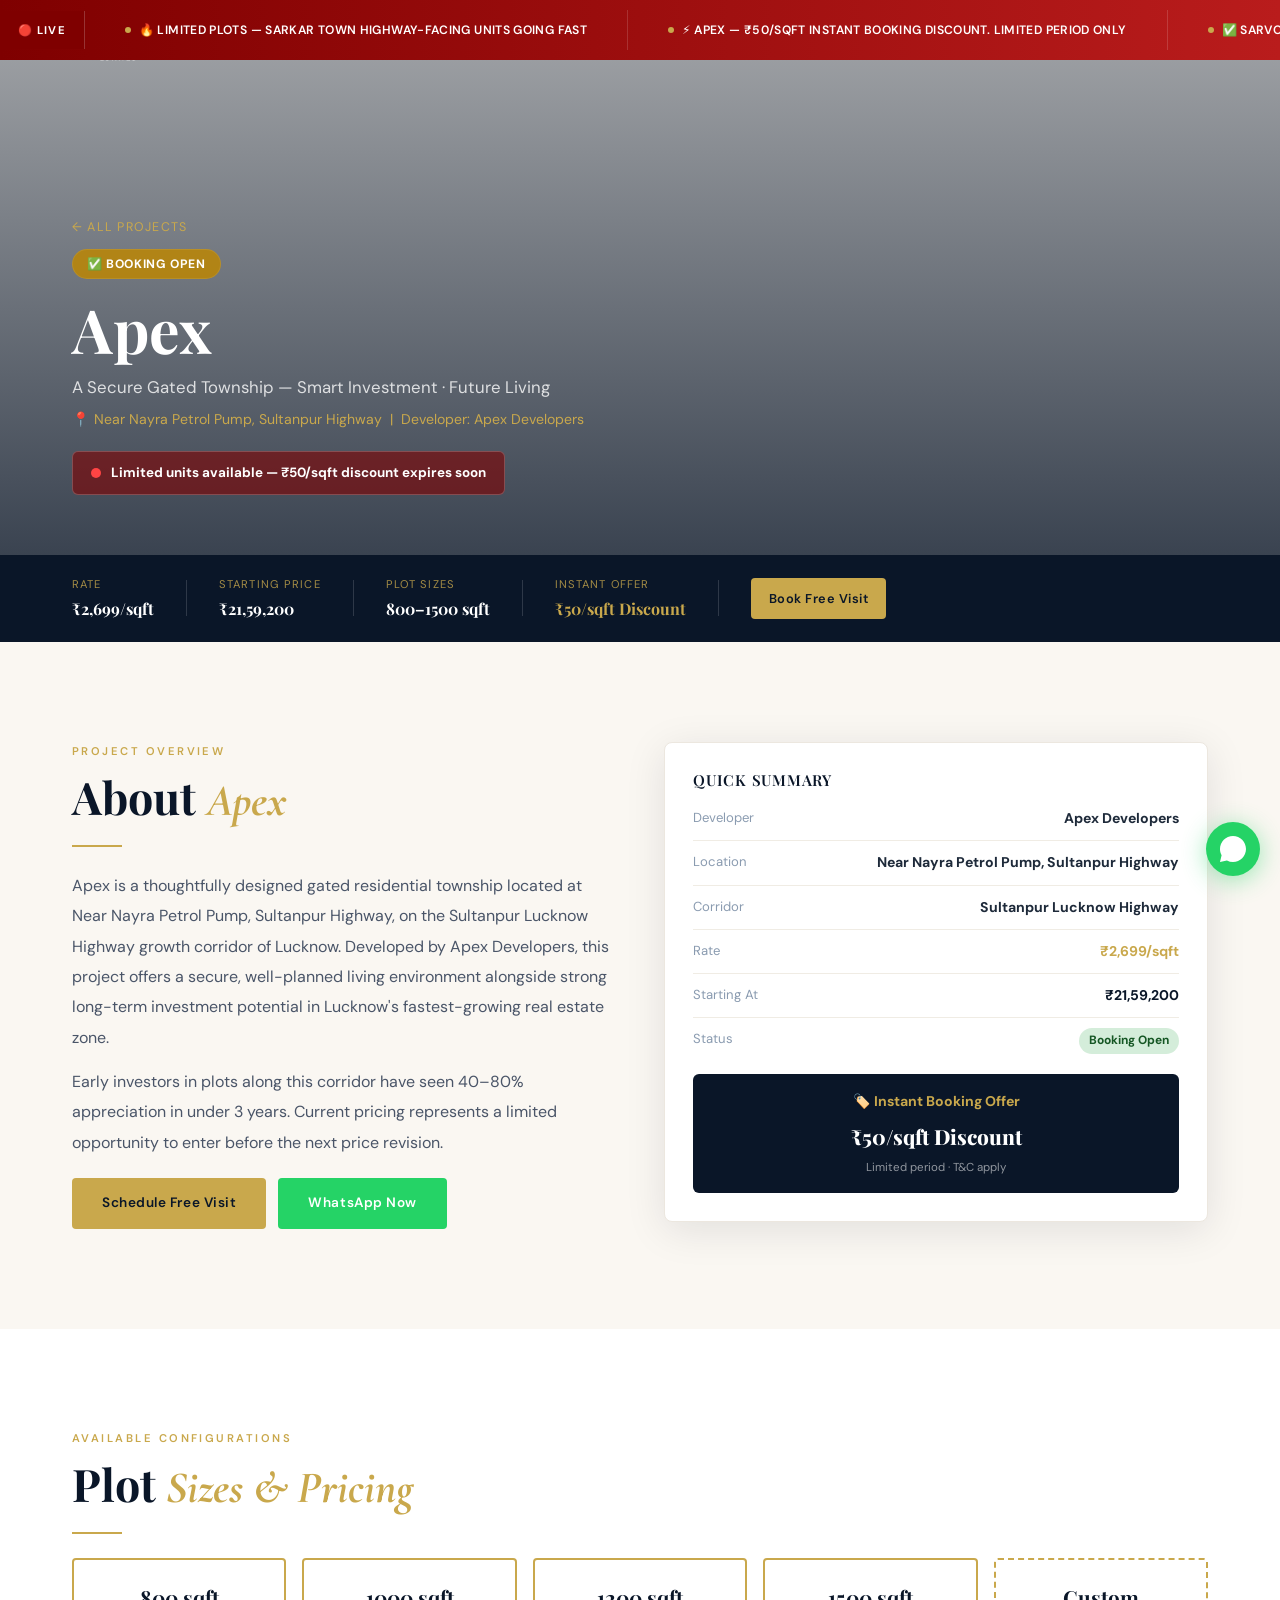
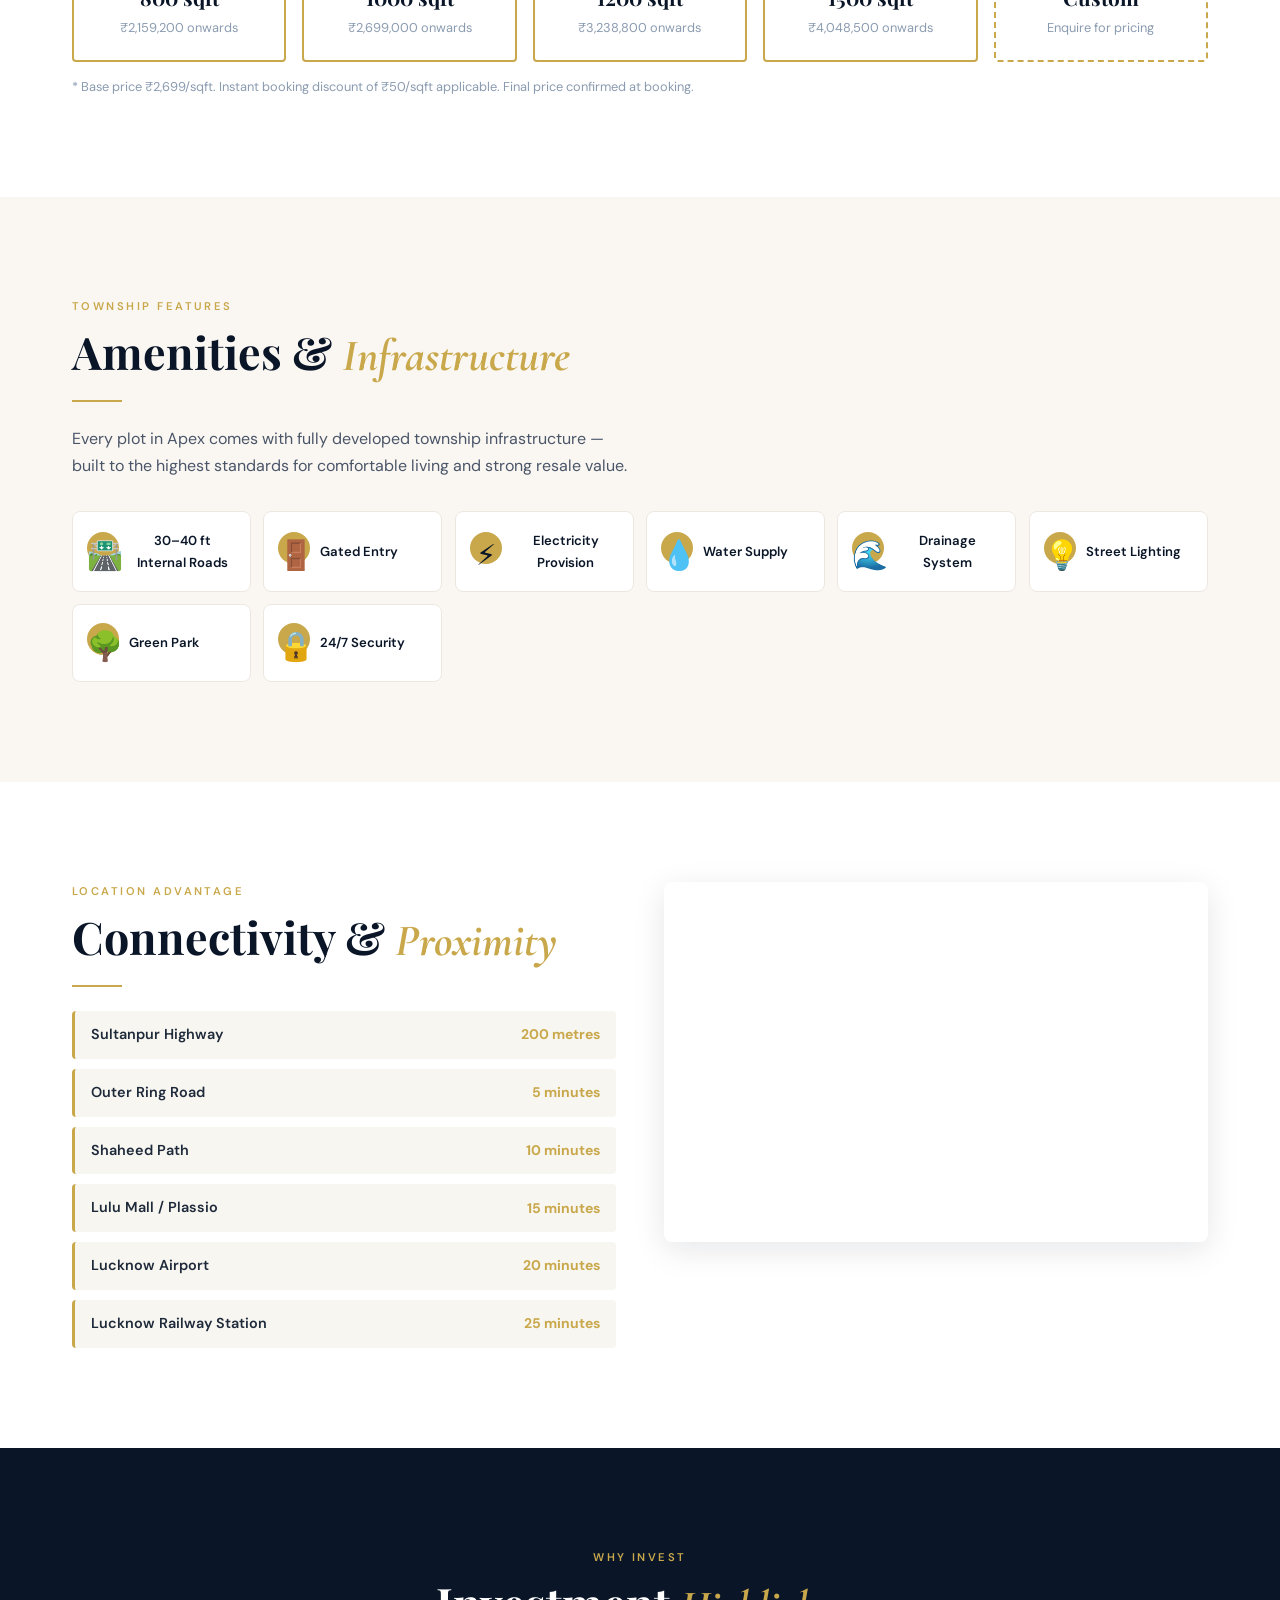
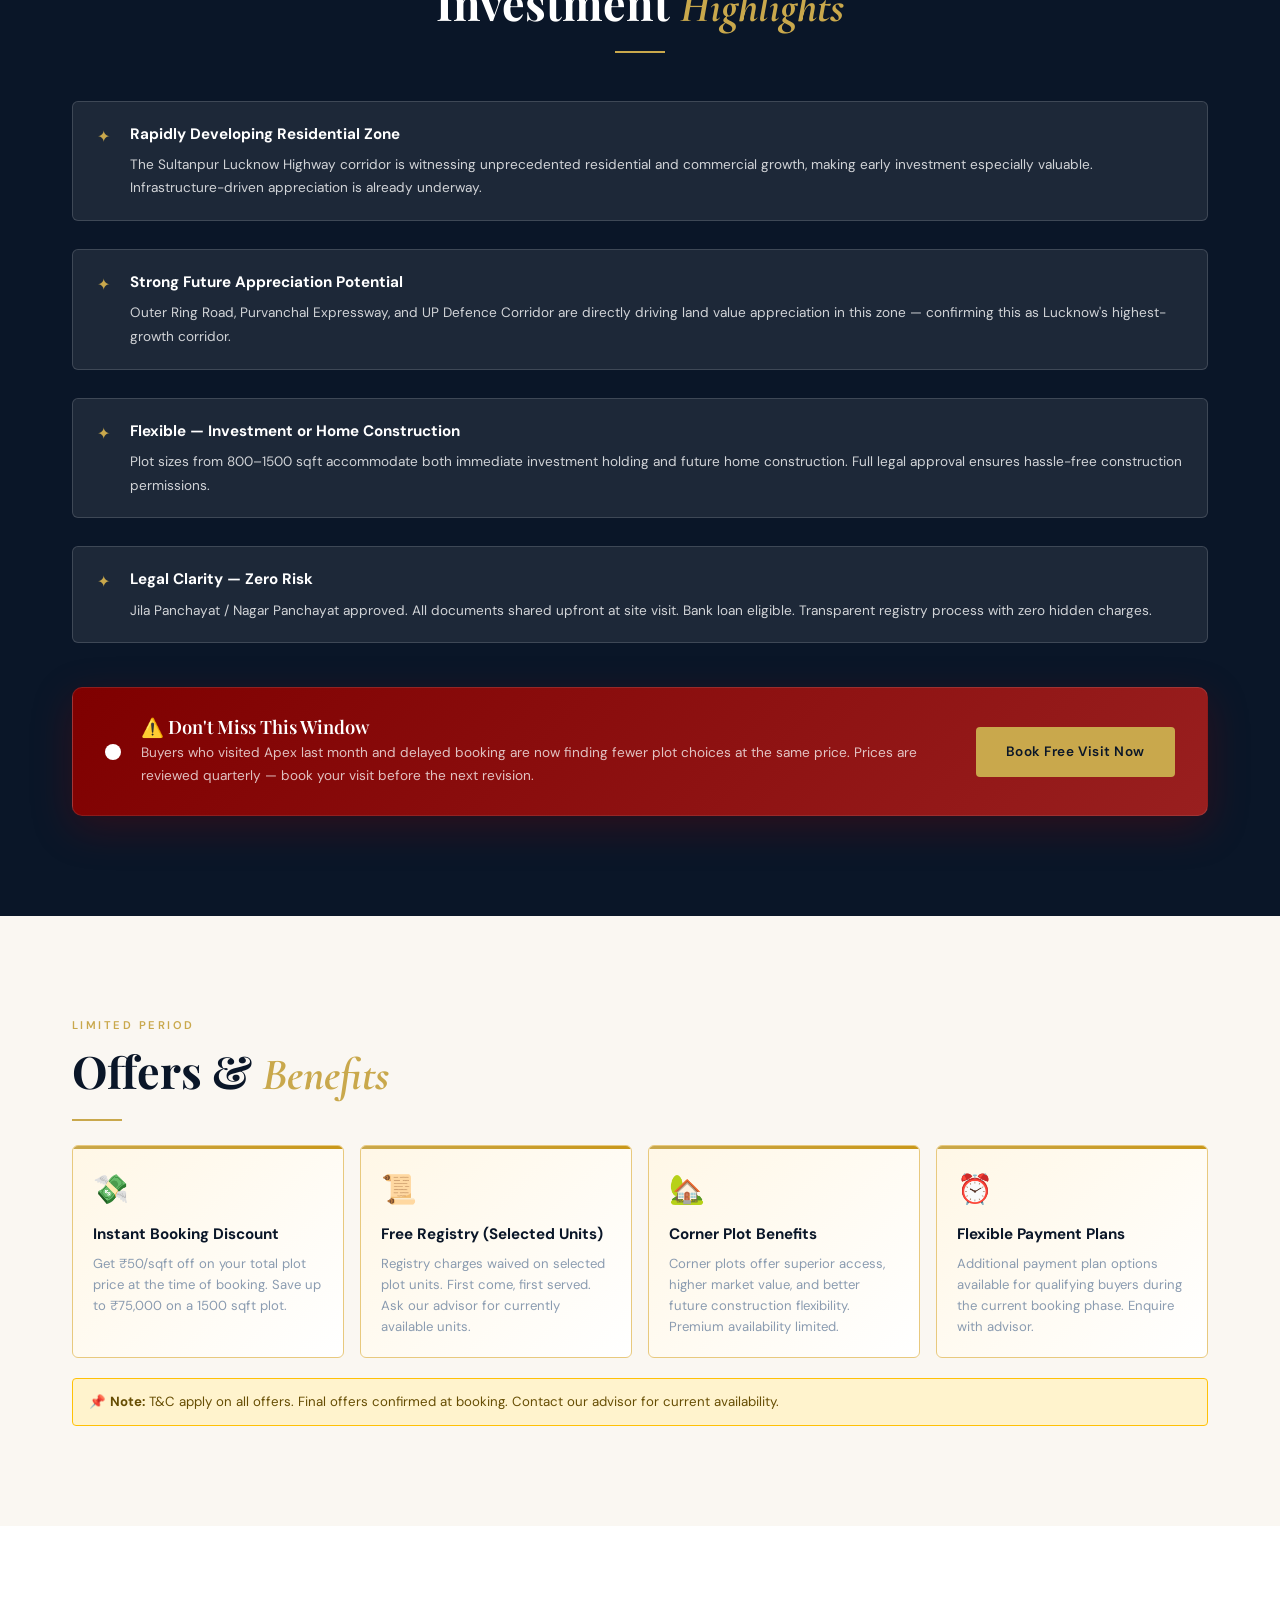
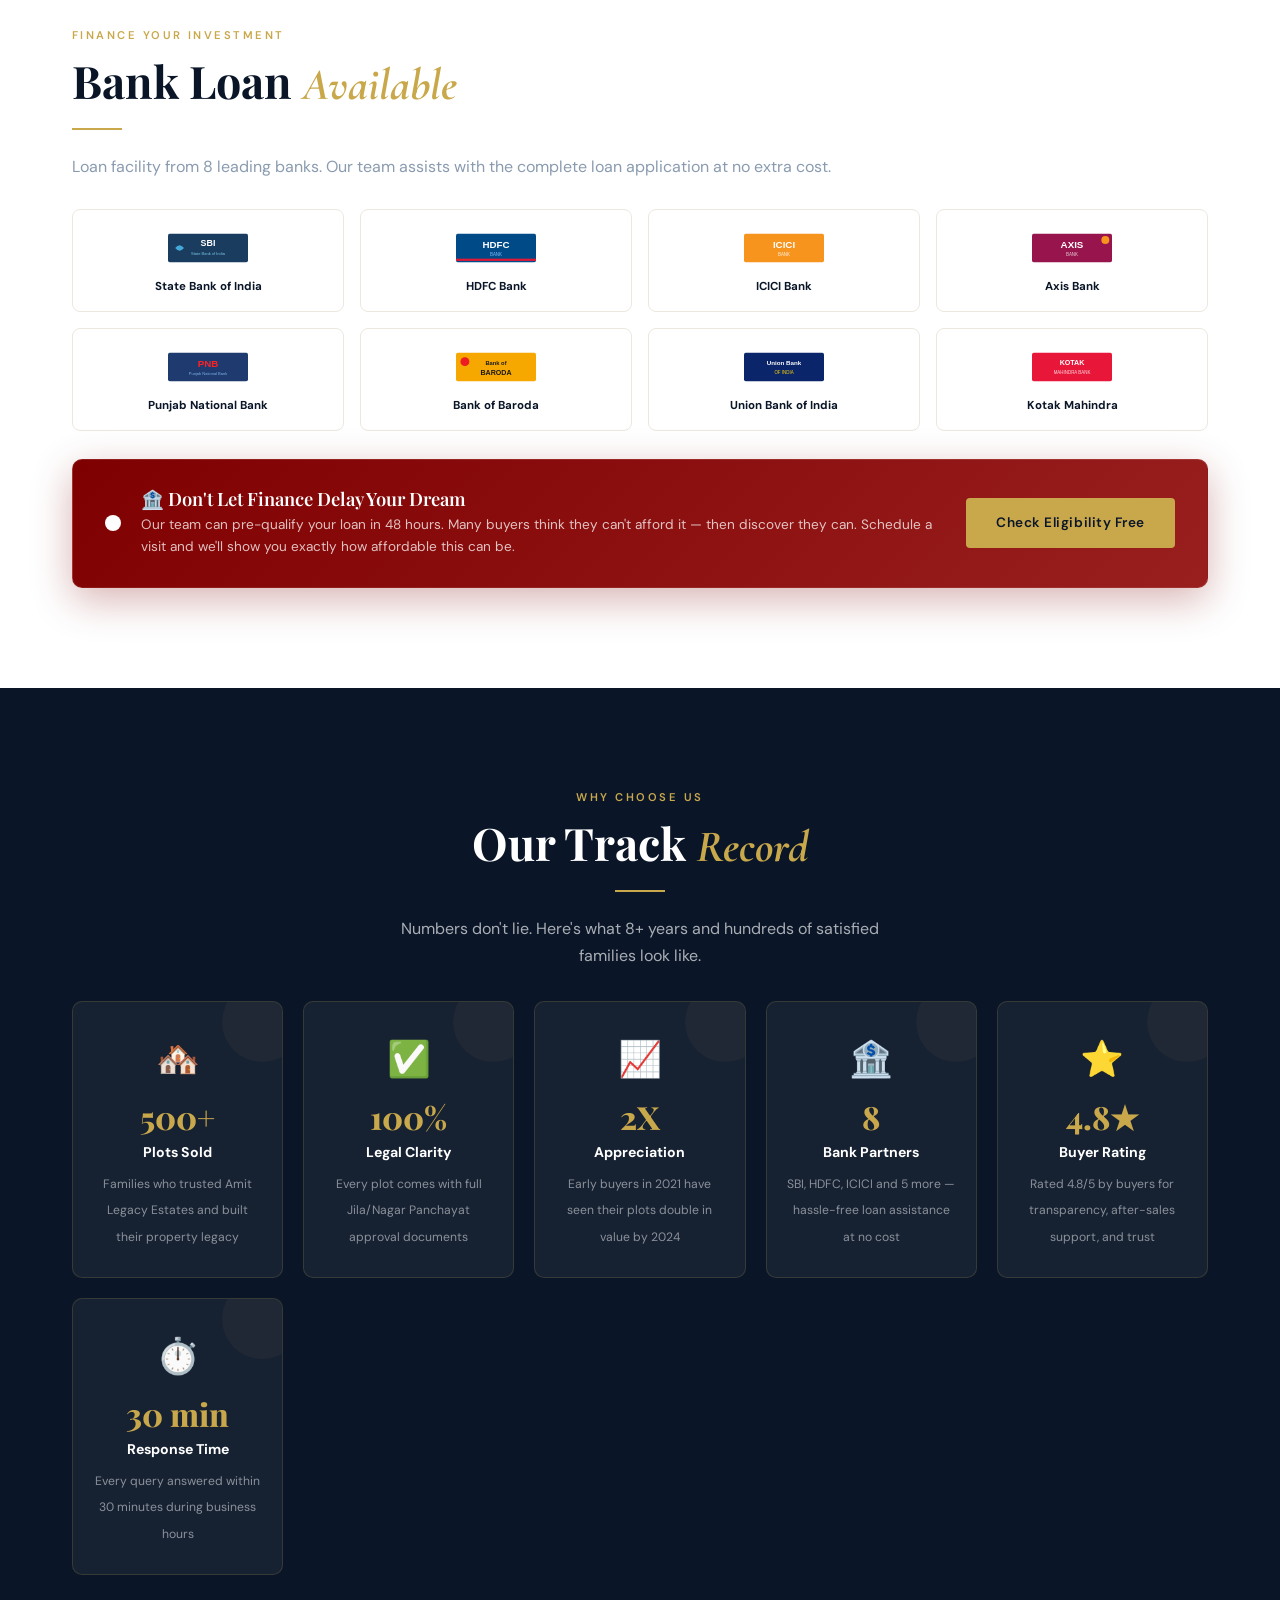
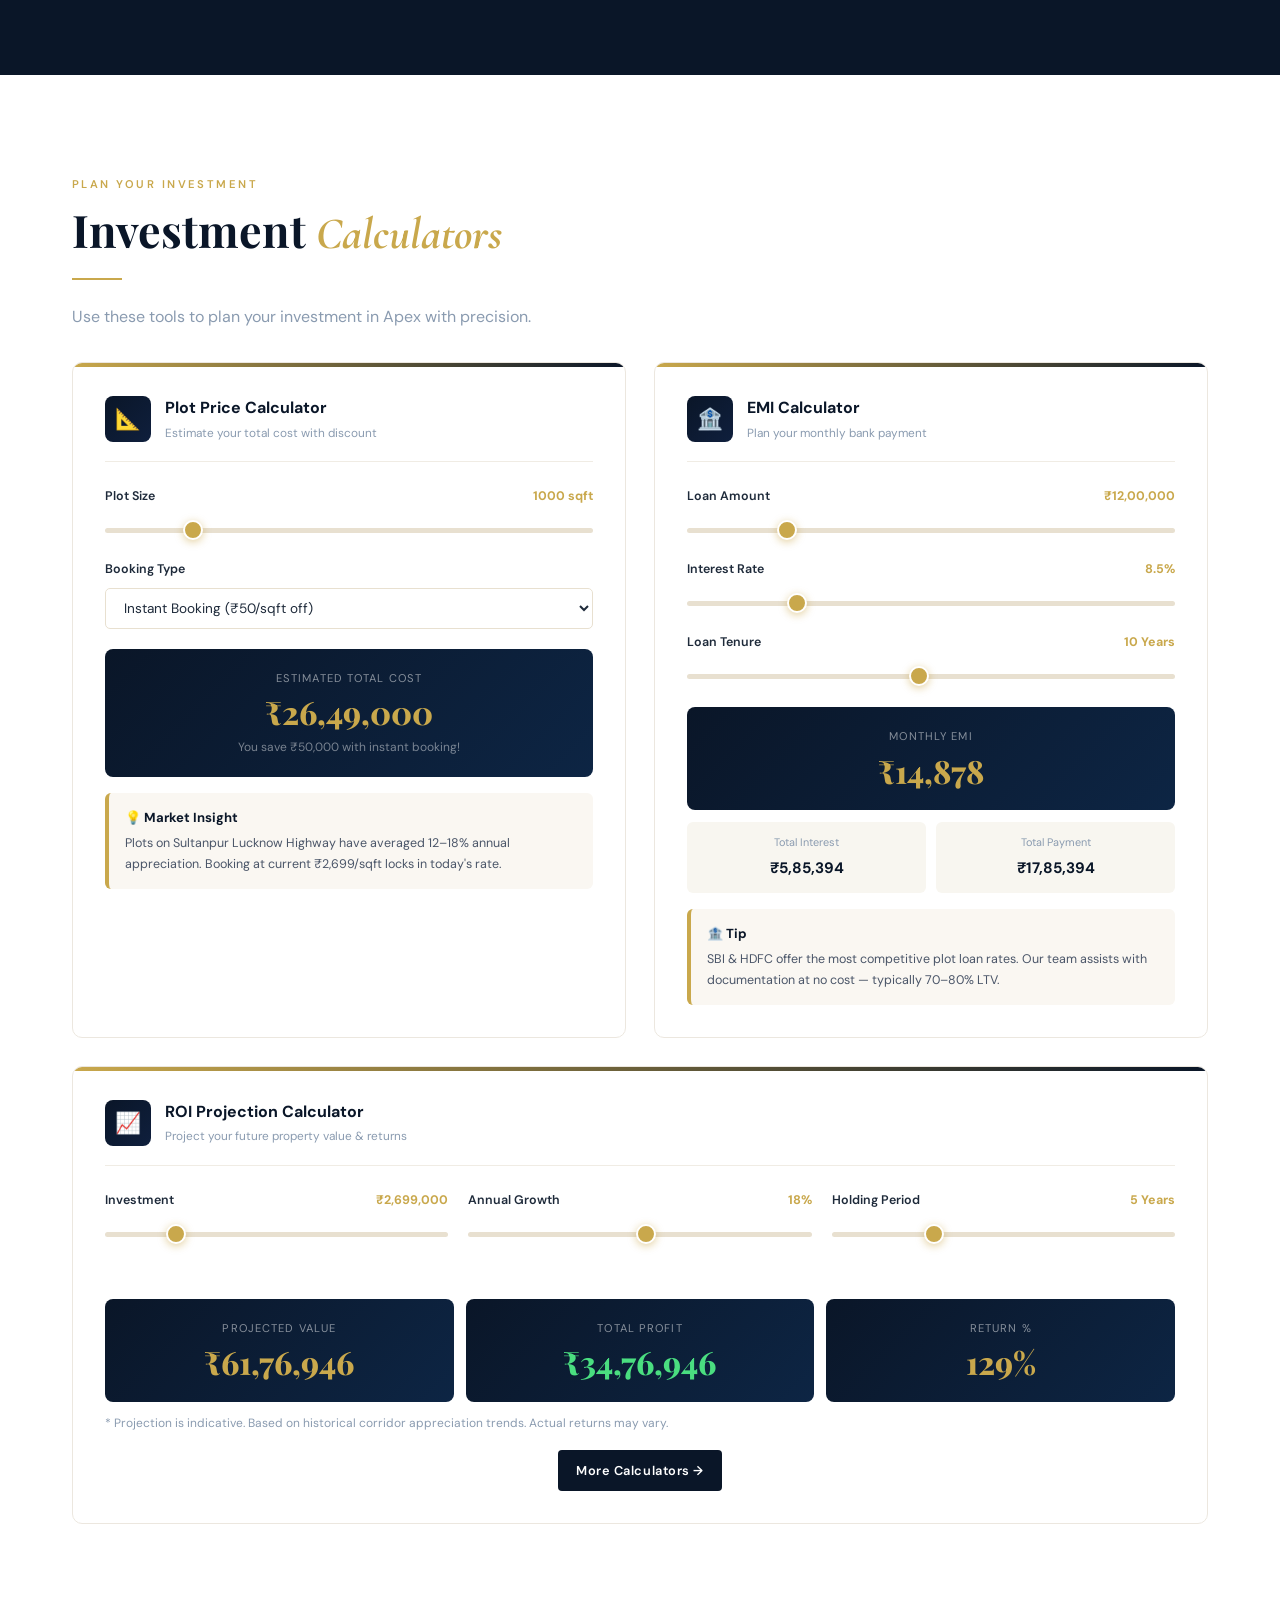
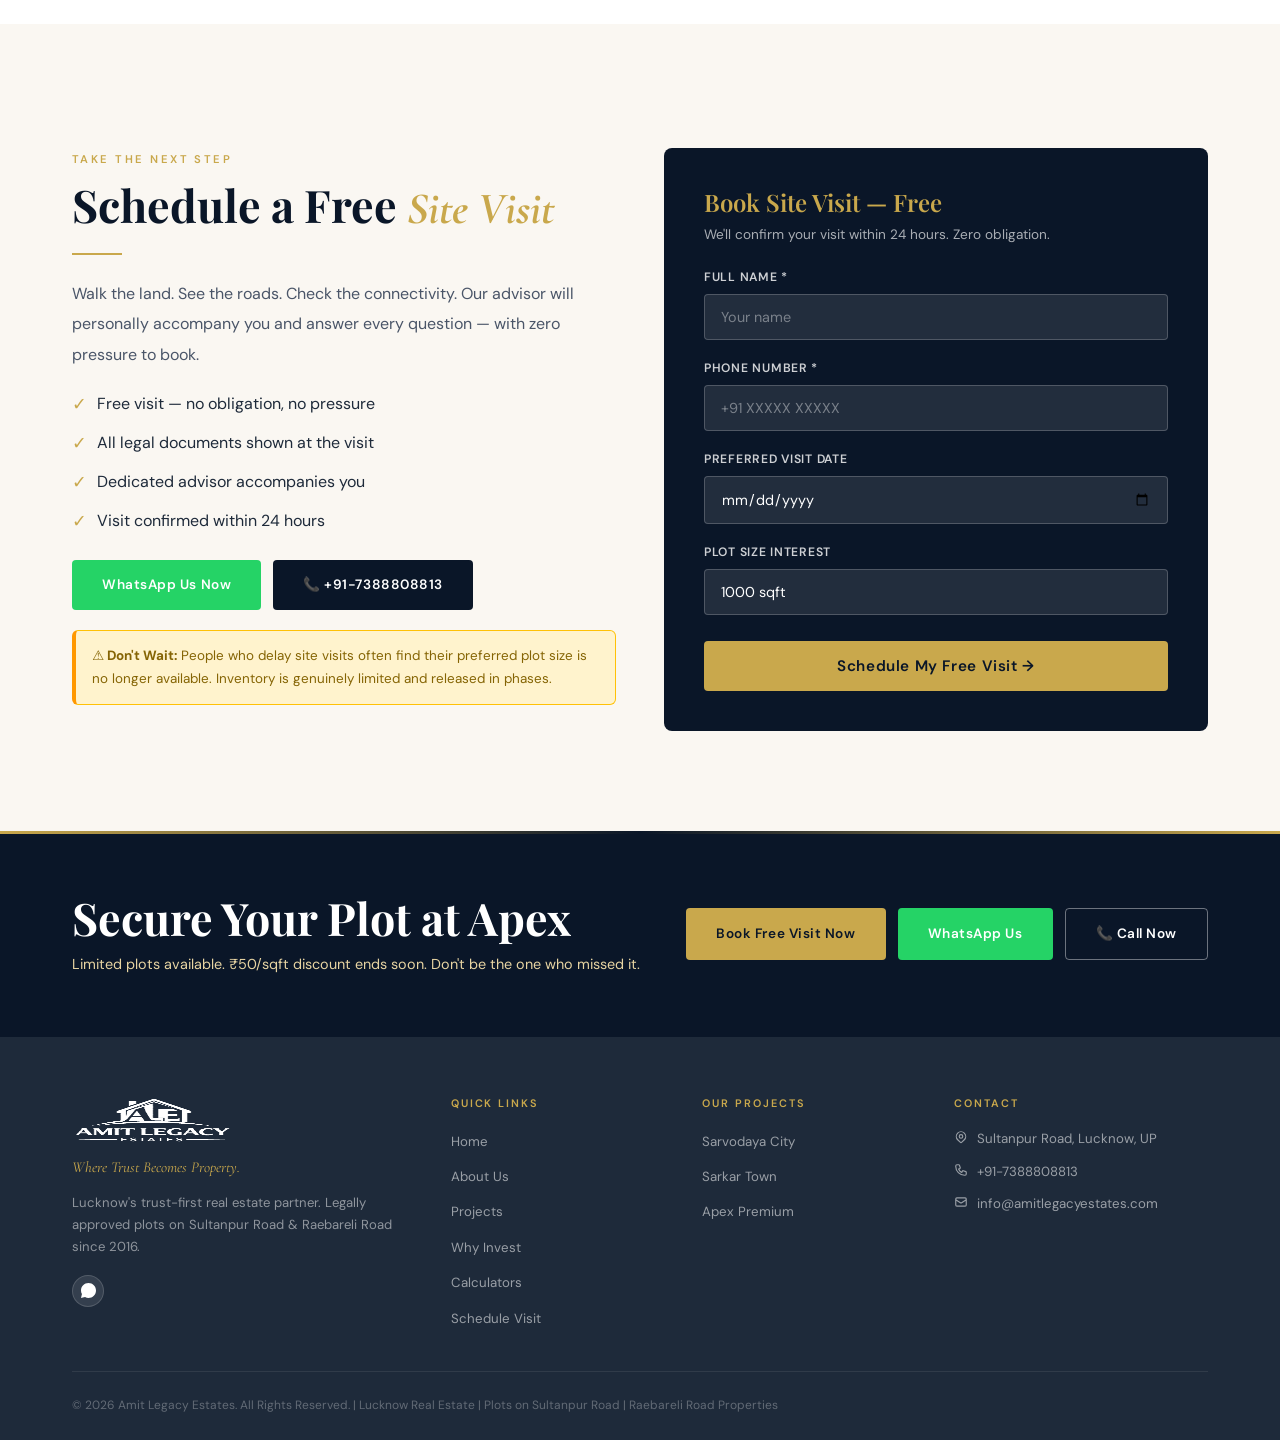
<file: project-apex.html>
<!DOCTYPE html>
<html lang="en">
<head>
  <meta charset="UTF-8"><meta name="viewport" content="width=device-width, initial-scale=1.0">
  <meta name="description" content="Apex — Gated Township in Lucknow. Plots from ₹21,59,200. ₹50/sqft instant booking discount. Book now with Amit Legacy Estates.">
  <meta name="keywords" content="Apex Lucknow, plots Sultanpur Lucknow Highway, Apex Developers Lucknow, gated township plots Lucknow, plot investment Lucknow 2024, residential plots near Sultanpur Lucknow Highway, buy plot Lucknow, Amit Legacy Estates Apex">
  <meta property="og:title" content="Apex | Amit Legacy Estates | Lucknow">
  <meta property="og:description" content="Gated Township. Plots from ₹21,59,200. ₹50/sqft instant booking discount.">
  <title>Apex | Buy Plots in Lucknow | Amit Legacy Estates</title>
  <link rel="stylesheet" href="css/style.css">
  <link rel="stylesheet" href="css/pages.css">
  <link rel="icon" href="assets/images/favicon.png" type="image/png">
  <link rel="apple-touch-icon" href="assets/images/favicon-180.png">
</head>
<body>

<div class="urgency-ticker" role="marquee" aria-label="Current offers">
  <div class="urgency-ticker__inner">
    <div class="urgency-ticker__label">🔴 LIVE</div>
    <div class="urgency-ticker__scroll">
      <div class="urgency-ticker__track">
        <span class="urgency-ticker__item"><span class="urgency-ticker__dot"></span>🔥 LIMITED PLOTS — Sarkar Town highway-facing units going fast</span>
        <span class="urgency-ticker__item"><span class="urgency-ticker__dot"></span>⚡ APEX — ₹50/sqft instant booking discount. Limited period only</span>
        <span class="urgency-ticker__item"><span class="urgency-ticker__dot"></span>✅ SARVODAYA CITY — Book from ₹14.39L. Approved plots ready</span>
        <span class="urgency-ticker__item"><span class="urgency-ticker__dot"></span>🏦 BANK LOANS — SBI, HDFC, ICICI &amp; 5 more. Easy approval</span>
        <span class="urgency-ticker__item"><span class="urgency-ticker__dot"></span>📞 CALL — +91-7388808813 · 30 min response guaranteed</span>
        <span class="urgency-ticker__item"><span class="urgency-ticker__dot"></span>🔥 LIMITED PLOTS — Sarkar Town highway-facing units going fast</span>
        <span class="urgency-ticker__item"><span class="urgency-ticker__dot"></span>⚡ APEX — ₹50/sqft instant booking discount. Limited period only</span>
        <span class="urgency-ticker__item"><span class="urgency-ticker__dot"></span>✅ SARVODAYA CITY — Book from ₹14.39L. Approved plots ready</span>
        <span class="urgency-ticker__item"><span class="urgency-ticker__dot"></span>🏦 BANK LOANS — SBI, HDFC, ICICI &amp; 5 more. Easy approval</span>
        <span class="urgency-ticker__item"><span class="urgency-ticker__dot"></span>📞 CALL — +91-7388808813 · 30 min response guaranteed</span>
      </div>
    </div>
  </div>
</div>
<nav class="nav nav--transparent">
  <div class="nav__inner container">
    <div class="nav__logo"><a href="index.html"><img src="assets/images/logo-white.png" alt="Amit Legacy Estates Logo" width="160" height="52"></a></div>
    <ul class="nav__links">
      <li><a href="index.html">Home</a></li><li><a href="about.html">About</a></li>
      <li><a href="projects.html">Projects</a></li><li><a href="investment-lucknow.html">Why Invest</a></li>
      <li><a href="calculators.html">Calculators</a></li><li><a href="contact.html">Contact</a></li>
    </ul>
    <a href="schedule-visit.html" class="btn btn-gold nav__cta btn-sm">Schedule Visit</a>
    <button class="nav__ham" aria-label="Open menu"><span></span><span></span><span></span></button>
  </div>
</nav>
<nav class="nav__mobile"><a href="index.html">Home</a><a href="about.html">About</a><a href="projects.html">Projects</a><a href="investment-lucknow.html">Why Invest</a><a href="calculators.html">Calculators</a><a href="contact.html">Contact</a><a href="schedule-visit.html" class="btn btn-gold">Schedule Site Visit</a></nav>

<!-- HERO -->
<section class="project-detail-hero">
  <div class="project-detail-hero__bg" style="background-image:url('https://images.unsplash.com/photo-1600596542815-ffad4c1539a9?w=1600&q=80');"></div>
  <div class="project-detail-hero__overlay"></div>
  <div class="container project-detail-hero__content">
    <div class="reveal">
      <a href="projects.html" style="color:var(--gold);font-size:.78rem;letter-spacing:.1em;text-transform:uppercase;">← All Projects</a>
      <div style="margin-top:10px;"><span class="pill" style="background:rgba(184,134,11,.9);color:#fff;padding:4px 14px;border-radius:20px;font-size:.76rem;font-weight:700;letter-spacing:.05em;">✅ BOOKING OPEN</span></div>
      <h1 style="color:#fff;margin-top:14px;font-size:clamp(2rem,5vw,3.8rem);">Apex</h1>
      <p style="color:rgba(255,255,255,.8);font-size:1.05rem;margin-top:8px;">A Secure Gated Township — Smart Investment · Future Living</p>
      <p style="color:var(--gold);font-size:.88rem;margin-top:6px;">📍 Near Nayra Petrol Pump, Sultanpur Highway &nbsp;|&nbsp; Developer: Apex Developers</p>
      <div style="margin-top:20px;display:inline-flex;align-items:center;gap:10px;background:rgba(127,0,0,.6);border:1px solid rgba(255,255,255,.2);border-radius:6px;padding:10px 18px;">
        <span style="width:10px;height:10px;background:#ff4444;border-radius:50%;animation:umPulse 1.6s infinite;flex-shrink:0;"></span>
        <span style="color:#fff;font-size:.84rem;font-weight:700;">Limited units available — ₹50/sqft discount expires soon</span>
      </div>
    </div>
  </div>
</section>

<!-- META BAR -->
<div class="project-meta-bar">
  <div class="container">
    <div class="project-meta-bar__inner">
      <div class="project-meta-item"><span class="project-meta-item__label">Rate</span><span class="project-meta-item__val">₹2,699/sqft</span></div>
      <div class="project-meta-div"></div>
      <div class="project-meta-item"><span class="project-meta-item__label">Starting Price</span><span class="project-meta-item__val">₹21,59,200</span></div>
      <div class="project-meta-div"></div>
      <div class="project-meta-item"><span class="project-meta-item__label">Plot Sizes</span><span class="project-meta-item__val">800–1500 sqft</span></div>
      <div class="project-meta-div"></div>
      <div class="project-meta-item"><span class="project-meta-item__label">Instant Offer</span><span class="project-meta-item__val" style="color:var(--gold);">₹50/sqft Discount</span></div>
      <div class="project-meta-div"></div>
      <div class="project-meta-item"><a href="#site-visit-form" class="btn btn-gold btn-sm">Book Free Visit</a></div>
    </div>
  </div>
</div>

<!-- OVERVIEW -->
<section class="section section--cream">
  <div class="container">
    <div class="grid-2" style="align-items:start;gap:48px;">
      <div class="reveal">
        <span class="section-label">Project Overview</span>
        <h2>About <span class="italic-accent gold">Apex</span></h2>
        <div class="gold-line"></div>
        <p style="margin-top:16px;font-size:1rem;line-height:1.9;">Apex is a thoughtfully designed gated residential township located at Near Nayra Petrol Pump, Sultanpur Highway, on the Sultanpur Lucknow Highway growth corridor of Lucknow. Developed by Apex Developers, this project offers a secure, well-planned living environment alongside strong long-term investment potential in Lucknow's fastest-growing real estate zone.</p>
        <p style="margin-top:14px;line-height:1.9;color:var(--text);">Early investors in plots along this corridor have seen 40–80% appreciation in under 3 years. Current pricing represents a limited opportunity to enter before the next price revision.</p>
        <div style="margin-top:20px;display:flex;gap:12px;flex-wrap:wrap;">
          <a href="#site-visit-form" class="btn btn-gold">Schedule Free Visit</a>
          <a href="https://wa.me/917388808813?text=I%20want%20details%20about%20Apex" target="_blank" rel="noopener" class="btn btn-whatsapp">WhatsApp Now</a>
        </div>
      </div>
      <div class="reveal d2">
        <div style="background:#fff;border-radius:8px;padding:28px;box-shadow:0 8px 40px rgba(10,22,40,.1);border:1.5px solid #ece7df;">
          <h3 style="font-size:.95rem;color:var(--navy);margin-bottom:18px;text-transform:uppercase;letter-spacing:.05em;">Quick Summary</h3>
          <div style="display:flex;flex-direction:column;gap:10px;">
            <div style="display:flex;justify-content:space-between;padding-bottom:10px;border-bottom:1px solid #f0ece4;"><span style="font-size:.82rem;color:var(--muted);">Developer</span><strong style="font-size:.88rem;">Apex Developers</strong></div>
            <div style="display:flex;justify-content:space-between;padding-bottom:10px;border-bottom:1px solid #f0ece4;"><span style="font-size:.82rem;color:var(--muted);">Location</span><strong style="font-size:.88rem;">Near Nayra Petrol Pump, Sultanpur Highway</strong></div>
            <div style="display:flex;justify-content:space-between;padding-bottom:10px;border-bottom:1px solid #f0ece4;"><span style="font-size:.82rem;color:var(--muted);">Corridor</span><strong style="font-size:.88rem;">Sultanpur Lucknow Highway</strong></div>
            <div style="display:flex;justify-content:space-between;padding-bottom:10px;border-bottom:1px solid #f0ece4;"><span style="font-size:.82rem;color:var(--muted);">Rate</span><strong style="font-size:.88rem;color:var(--gold);">₹2,699/sqft</strong></div>
            <div style="display:flex;justify-content:space-between;padding-bottom:10px;border-bottom:1px solid #f0ece4;"><span style="font-size:.82rem;color:var(--muted);">Starting At</span><strong style="font-size:.88rem;color:var(--navy);">₹21,59,200</strong></div>
            <div style="display:flex;justify-content:space-between;"><span style="font-size:.82rem;color:var(--muted);">Status</span><span style="background:#d4edda;color:#155724;padding:3px 10px;border-radius:20px;font-size:.75rem;font-weight:700;">Booking Open</span></div>
          </div>
          <div style="margin-top:20px;background:var(--navy);border-radius:6px;padding:16px;text-align:center;">
            <p style="color:var(--gold);font-weight:700;font-size:.88rem;margin-bottom:6px;">🏷️ Instant Booking Offer</p>
            <p style="color:#fff;font-size:1.3rem;font-weight:800;font-family:'Playfair Display',serif;">₹50/sqft Discount</p>
            <p style="color:rgba(255,255,255,.55);font-size:.72rem;margin-top:4px;">Limited period · T&amp;C apply</p>
          </div>
        </div>
      </div>
    </div>
  </div>
</section>

<!-- PLOT SIZES -->
<section class="section" style="background:#fff;">
  <div class="container">
    <div class="reveal"><span class="section-label">Available Configurations</span><h2>Plot <span class="italic-accent gold">Sizes &amp; Pricing</span></h2><div class="gold-line"></div></div>
    <div class="plot-sizes-grid reveal d1">
      <div class="plot-size-card"><strong>800 sqft</strong><span>₹2,159,200 onwards</span></div>
      <div class="plot-size-card"><strong>1000 sqft</strong><span>₹2,699,000 onwards</span></div>
      <div class="plot-size-card"><strong>1200 sqft</strong><span>₹3,238,800 onwards</span></div>
      <div class="plot-size-card"><strong>1500 sqft</strong><span>₹4,048,500 onwards</span></div>
      <div class="plot-size-card" style="border-style:dashed;"><strong>Custom</strong><span>Enquire for pricing</span></div>
    </div>
    <p style="margin-top:14px;font-size:.8rem;color:var(--muted);">* Base price ₹2,699/sqft. Instant booking discount of ₹50/sqft applicable. Final price confirmed at booking.</p>
  </div>
</section>

<!-- AMENITIES — ANIMATED -->
<section class="section section--cream">
  <div class="container">
    <div class="reveal"><span class="section-label">Township Features</span><h2>Amenities &amp; <span class="italic-accent gold">Infrastructure</span></h2><div class="gold-line"></div><p style="margin-top:12px;max-width:560px;">Every plot in Apex comes with fully developed township infrastructure — built to the highest standards for comfortable living and strong resale value.</p></div>
    <div class="amenity-grid" style="margin-top:32px;">
      <div class="amenity-item"><div class="amenity-icon">🛣️</div><span>30–40 ft Internal Roads</span></div>
      <div class="amenity-item"><div class="amenity-icon">🚪</div><span>Gated Entry</span></div>
      <div class="amenity-item"><div class="amenity-icon">⚡</div><span>Electricity Provision</span></div>
      <div class="amenity-item"><div class="amenity-icon">💧</div><span>Water Supply</span></div>
      <div class="amenity-item"><div class="amenity-icon">🌊</div><span>Drainage System</span></div>
      <div class="amenity-item"><div class="amenity-icon">💡</div><span>Street Lighting</span></div>
      <div class="amenity-item"><div class="amenity-icon">🌳</div><span>Green Park</span></div>
      <div class="amenity-item"><div class="amenity-icon">🔒</div><span>24/7 Security</span></div>
      
    </div>
  </div>
</section>

<!-- CONNECTIVITY -->
<section class="section" style="background:#fff;">
  <div class="container">
    <div class="grid-2" style="gap:48px;align-items:start;">
      <div class="reveal">
        <span class="section-label">Location Advantage</span>
        <h2>Connectivity &amp; <span class="italic-accent gold">Proximity</span></h2>
        <div class="gold-line"></div>
        <div class="connectivity-list" style="margin-top:20px;"><div class="connectivity-item"><span class="connectivity-item__name">Sultanpur Highway</span><span class="connectivity-item__dist">200 metres</span></div>
<div class="connectivity-item"><span class="connectivity-item__name">Outer Ring Road</span><span class="connectivity-item__dist">5 minutes</span></div>
<div class="connectivity-item"><span class="connectivity-item__name">Shaheed Path</span><span class="connectivity-item__dist">10 minutes</span></div>
<div class="connectivity-item"><span class="connectivity-item__name">Lulu Mall / Plassio</span><span class="connectivity-item__dist">15 minutes</span></div>
<div class="connectivity-item"><span class="connectivity-item__name">Lucknow Airport</span><span class="connectivity-item__dist">20 minutes</span></div>
<div class="connectivity-item"><span class="connectivity-item__name">Lucknow Railway Station</span><span class="connectivity-item__dist">25 minutes</span></div></div>
      </div>
      <div class="reveal d2" style="border-radius:8px;overflow:hidden;box-shadow:0 8px 32px rgba(10,22,40,.1);">
        <iframe src="https://maps.google.com/maps?q=Near+Nayra+Petrol+Pump,+Sultanpur+Highway,+Lucknow&output=embed" width="100%" height="360" style="border:0;display:block;" allowfullscreen loading="lazy" title="Apex Location Map"></iframe>
      </div>
    </div>
  </div>
</section>

<!-- INVESTMENT HIGHLIGHTS — TEXT VISIBLE FIX -->
<section class="section section--dark">
  <div class="container">
    <div class="text-center mb-48 reveal"><span class="section-label">Why Invest</span><h2>Investment <span class="italic-accent gold">Highlights</span></h2><div class="gold-line gold-line--center"></div></div>
    <div style="display:grid;grid-template-columns:1fr;gap:16px;" class="reveal d1">
      <div class="highlight-item"><span class="highlight-item__icon">✦</span><div><strong>Rapidly Developing Residential Zone</strong><p>The Sultanpur Lucknow Highway corridor is witnessing unprecedented residential and commercial growth, making early investment especially valuable. Infrastructure-driven appreciation is already underway.</p></div></div>
      <div class="highlight-item"><span class="highlight-item__icon">✦</span><div><strong>Strong Future Appreciation Potential</strong><p>Outer Ring Road, Purvanchal Expressway, and UP Defence Corridor are directly driving land value appreciation in this zone — confirming this as Lucknow's highest-growth corridor.</p></div></div>
      <div class="highlight-item"><span class="highlight-item__icon">✦</span><div><strong>Flexible — Investment or Home Construction</strong><p>Plot sizes from 800–1500 sqft accommodate both immediate investment holding and future home construction. Full legal approval ensures hassle-free construction permissions.</p></div></div>
      <div class="highlight-item"><span class="highlight-item__icon">✦</span><div><strong>Legal Clarity — Zero Risk</strong><p>Jila Panchayat / Nagar Panchayat approved. All documents shared upfront at site visit. Bank loan eligible. Transparent registry process with zero hidden charges.</p></div></div>
    </div>
    <!-- Urgency box -->
    <div class="urgency-miss-box reveal d2">
      <div class="urgency-miss-box__pulse"></div>
      <div style="flex:1;">
        <h3>⚠️ Don't Miss This Window</h3>
        <p>Buyers who visited Apex last month and delayed booking are now finding fewer plot choices at the same price. Prices are reviewed quarterly — book your visit before the next revision.</p>
      </div>
      <a href="#site-visit-form" class="btn btn-gold" style="flex-shrink:0;">Book Free Visit Now</a>
    </div>
  </div>
</section>

<!-- OFFERS -->
<section class="section section--cream">
  <div class="container">
    <div class="reveal"><span class="section-label">Limited Period</span><h2>Offers &amp; <span class="italic-accent gold">Benefits</span></h2><div class="gold-line"></div></div>
    <div class="offer-cards reveal d1">
      <div class="offer-card"><div class="offer-card__icon">💸</div><div class="offer-card__title">Instant Booking Discount</div><div class="offer-card__desc">Get ₹50/sqft off on your total plot price at the time of booking. Save up to ₹75,000 on a 1500 sqft plot.</div></div>
      <div class="offer-card"><div class="offer-card__icon">📜</div><div class="offer-card__title">Free Registry (Selected Units)</div><div class="offer-card__desc">Registry charges waived on selected plot units. First come, first served. Ask our advisor for currently available units.</div></div>
      <div class="offer-card"><div class="offer-card__icon">🏡</div><div class="offer-card__title">Corner Plot Benefits</div><div class="offer-card__desc">Corner plots offer superior access, higher market value, and better future construction flexibility. Premium availability limited.</div></div>
      <div class="offer-card"><div class="offer-card__icon">⏰</div><div class="offer-card__title">Flexible Payment Plans</div><div class="offer-card__desc">Additional payment plan options available for qualifying buyers during the current booking phase. Enquire with advisor.</div></div>
    </div>
    <div class="offer-note reveal d2">📌 <strong>Note:</strong> T&amp;C apply on all offers. Final offers confirmed at booking. Contact our advisor for current availability.</div>
  </div>
</section>

<!-- BANK LOANS — REAL LOGOS -->
<section class="section bank-logos-section">
  <div class="container">
    <div class="reveal"><span class="section-label">Finance Your Investment</span><h2>Bank Loan <span class="italic-accent gold">Available</span></h2><div class="gold-line"></div><p style="margin-top:12px;color:var(--muted);">Loan facility from 8 leading banks. Our team assists with the complete loan application at no extra cost.</p></div>
    <div class="reveal d1"><div class="bank-real-grid">
  <div class="bank-real-card"><div class="bank-real-card__logo-wrap"><svg class="bank-logo-svg" viewBox="0 0 180 64"><rect width="180" height="64" rx="4" fill="#1a3c5e"/><text x="90" y="28" text-anchor="middle" font-family="Arial" font-weight="bold" font-size="20" fill="#fff">SBI</text><text x="90" y="48" text-anchor="middle" font-family="Arial" font-size="9" fill="#7ec8e3">State Bank of India</text><path d="M16 32 Q26 20 36 32 Q26 44 16 32Z" fill="#4fc3f7" opacity=".8"/></svg></div><div class="bank-real-card__name">State Bank of India</div></div>
  <div class="bank-real-card"><div class="bank-real-card__logo-wrap"><svg class="bank-logo-svg" viewBox="0 0 180 64"><rect width="180" height="64" rx="4" fill="#004b87"/><text x="90" y="32" text-anchor="middle" font-family="Arial" font-weight="bold" font-size="22" fill="#fff">HDFC</text><text x="90" y="50" text-anchor="middle" font-family="Arial" font-size="10" fill="#80bfff">BANK</text><rect x="0" y="56" width="180" height="5" fill="#e31837"/></svg></div><div class="bank-real-card__name">HDFC Bank</div></div>
  <div class="bank-real-card"><div class="bank-real-card__logo-wrap"><svg class="bank-logo-svg" viewBox="0 0 180 64"><rect width="180" height="64" rx="4" fill="#f7941d"/><text x="90" y="32" text-anchor="middle" font-family="Arial" font-weight="bold" font-size="22" fill="#fff">ICICI</text><text x="90" y="50" text-anchor="middle" font-family="Arial" font-size="10" fill="rgba(255,255,255,.9)">BANK</text></svg></div><div class="bank-real-card__name">ICICI Bank</div></div>
  <div class="bank-real-card"><div class="bank-real-card__logo-wrap"><svg class="bank-logo-svg" viewBox="0 0 180 64"><rect width="180" height="64" rx="4" fill="#97144d"/><text x="90" y="32" text-anchor="middle" font-family="Arial" font-weight="bold" font-size="22" fill="#fff">AXIS</text><text x="90" y="50" text-anchor="middle" font-family="Arial" font-size="10" fill="rgba(255,255,255,.8)">BANK</text><circle cx="165" cy="14" r="9" fill="#f7941d"/></svg></div><div class="bank-real-card__name">Axis Bank</div></div>
  <div class="bank-real-card"><div class="bank-real-card__logo-wrap"><svg class="bank-logo-svg" viewBox="0 0 180 64"><rect width="180" height="64" rx="4" fill="#1e3a6e"/><text x="90" y="32" text-anchor="middle" font-family="Arial" font-weight="bold" font-size="22" fill="#ff2222">PNB</text><text x="90" y="50" text-anchor="middle" font-family="Arial" font-size="9" fill="#7eb4e8">Punjab National Bank</text></svg></div><div class="bank-real-card__name">Punjab National Bank</div></div>
  <div class="bank-real-card"><div class="bank-real-card__logo-wrap"><svg class="bank-logo-svg" viewBox="0 0 180 64"><rect width="180" height="64" rx="4" fill="#f7a800"/><text x="90" y="28" text-anchor="middle" font-family="Arial" font-weight="bold" font-size="13" fill="#1a1a1a">Bank of</text><text x="90" y="50" text-anchor="middle" font-family="Arial" font-weight="bold" font-size="16" fill="#1a1a1a">BARODA</text><circle cx="20" cy="20" r="10" fill="#ed1c24"/></svg></div><div class="bank-real-card__name">Bank of Baroda</div></div>
  <div class="bank-real-card"><div class="bank-real-card__logo-wrap"><svg class="bank-logo-svg" viewBox="0 0 180 64"><rect width="180" height="64" rx="4" fill="#0a2569"/><text x="90" y="28" text-anchor="middle" font-family="Arial" font-weight="bold" font-size="14" fill="#fff">Union Bank</text><text x="90" y="48" text-anchor="middle" font-family="Arial" font-size="10" fill="#ffd700">OF INDIA</text></svg></div><div class="bank-real-card__name">Union Bank of India</div></div>
  <div class="bank-real-card"><div class="bank-real-card__logo-wrap"><svg class="bank-logo-svg" viewBox="0 0 180 64"><rect width="180" height="64" rx="4" fill="#e8173a"/><text x="90" y="28" text-anchor="middle" font-family="Arial" font-weight="bold" font-size="16" fill="#fff">KOTAK</text><text x="90" y="48" text-anchor="middle" font-family="Arial" font-size="10" fill="rgba(255,255,255,.85)">MAHINDRA BANK</text></svg></div><div class="bank-real-card__name">Kotak Mahindra</div></div>
</div></div>
    <div class="urgency-miss-box reveal d2" style="margin-top:28px;">
      <div class="urgency-miss-box__pulse"></div>
      <div style="flex:1;"><h3>🏦 Don't Let Finance Delay Your Dream</h3><p>Our team can pre-qualify your loan in 48 hours. Many buyers think they can't afford it — then discover they can. Schedule a visit and we'll show you exactly how affordable this can be.</p></div>
      <a href="#site-visit-form" class="btn btn-gold" style="flex-shrink:0;">Check Eligibility Free</a>
    </div>
  </div>
</section>

<!-- TRUST PREMIUM (replaces gallery) -->
<section class="section trust-premium-section">
  <div class="container">
    <div class="text-center mb-40 reveal"><span class="section-label">Why Choose Us</span><h2>Our Track <span class="italic-accent gold">Record</span></h2><div class="gold-line gold-line--center"></div><p style="color:rgba(255,255,255,.65);max-width:500px;margin:0 auto;">Numbers don't lie. Here's what 8+ years and hundreds of satisfied families look like.</p></div>
    <div class="trust-premium-grid reveal d1">
      <div class="tpc"><span class="tpc__icon">🏘️</span><span class="tpc__num">500+</span><span class="tpc__label">Plots Sold</span><span class="tpc__desc">Families who trusted Amit Legacy Estates and built their property legacy</span></div>
      <div class="tpc"><span class="tpc__icon">✅</span><span class="tpc__num">100%</span><span class="tpc__label">Legal Clarity</span><span class="tpc__desc">Every plot comes with full Jila/Nagar Panchayat approval documents</span></div>
      <div class="tpc"><span class="tpc__icon">📈</span><span class="tpc__num">2X</span><span class="tpc__label">Appreciation</span><span class="tpc__desc">Early buyers in 2021 have seen their plots double in value by 2024</span></div>
      <div class="tpc"><span class="tpc__icon">🏦</span><span class="tpc__num">8</span><span class="tpc__label">Bank Partners</span><span class="tpc__desc">SBI, HDFC, ICICI and 5 more — hassle-free loan assistance at no cost</span></div>
      <div class="tpc"><span class="tpc__icon">⭐</span><span class="tpc__num">4.8★</span><span class="tpc__label">Buyer Rating</span><span class="tpc__desc">Rated 4.8/5 by buyers for transparency, after-sales support, and trust</span></div>
      <div class="tpc"><span class="tpc__icon">⏱️</span><span class="tpc__num">30 min</span><span class="tpc__label">Response Time</span><span class="tpc__desc">Every query answered within 30 minutes during business hours</span></div>
    </div>
  </div>
</section>

<!-- PREMIUM CALCULATORS -->
<section class="section" style="background:#fff;" id="calculators">
  <div class="container">
    <div class="reveal"><span class="section-label">Plan Your Investment</span><h2>Investment <span class="italic-accent gold">Calculators</span></h2><div class="gold-line"></div><p style="margin-top:12px;color:var(--muted);">Use these tools to plan your investment in Apex with precision.</p></div>
    <div class="calc-premium-wrap reveal d1">

      <!-- PLOT PRICE CALC -->
      <div class="cpc">
        <div class="cpc__header"><div class="cpc__icon-box">📐</div><div><p class="cpc__title">Plot Price Calculator</p><p class="cpc__sub">Estimate your total cost with discount</p></div></div>
        <div class="cpc-range-row"><label>Plot Size <span class="val" id="apsz-v">1000 sqft</span></label><input type="range" id="apsz" min="800" max="2000" step="100" value="1000" oninput="document.getElementById('apsz-v').textContent=this.value+' sqft';apCalcPlot()"></div>
        <div class="cpc-range-row"><label>Booking Type</label><select class="cpc-select" id="apbk" onchange="apCalcPlot()"><option value="0">Standard Booking</option><option value="50" selected>Instant Booking (₹50/sqft off)</option></select></div>
        <div class="cpc-result"><div class="cpc-result__label">Estimated Total Cost</div><div class="cpc-result__val" id="appr">₹2,699,000</div><div class="cpc-result__sub" id="apsv">Apply instant booking to see savings</div></div>
        <div class="cpc-insight"><h5>💡 Market Insight</h5><p>Plots on Sultanpur Lucknow Highway have averaged 12–18% annual appreciation. Booking at current ₹2,699/sqft locks in today's rate.</p></div>
      </div>

      <!-- EMI CALC -->
      <div class="cpc">
        <div class="cpc__header"><div class="cpc__icon-box">🏦</div><div><p class="cpc__title">EMI Calculator</p><p class="cpc__sub">Plan your monthly bank payment</p></div></div>
        <div class="cpc-range-row"><label>Loan Amount <span class="val" id="apla-v">₹12,00,000</span></label><input type="range" id="apla" min="300000" max="5000000" step="50000" value="1200000" oninput="document.getElementById('apla-v').textContent='₹'+parseInt(this.value).toLocaleString('en-IN');apCalcEMI()"></div>
        <div class="cpc-range-row"><label>Interest Rate <span class="val" id="apir-v">8.5%</span></label><input type="range" id="apir" min="7" max="14" step="0.25" value="8.5" oninput="document.getElementById('apir-v').textContent=parseFloat(this.value).toFixed(2)+'%';apCalcEMI()"></div>
        <div class="cpc-range-row"><label>Loan Tenure <span class="val" id="aplt-v">10 Years</span></label><input type="range" id="aplt" min="1" max="20" step="1" value="10" oninput="document.getElementById('aplt-v').textContent=this.value+' Years';apCalcEMI()"></div>
        <div class="cpc-result"><div class="cpc-result__label">Monthly EMI</div><div class="cpc-result__val" id="apem">₹14,866</div></div>
        <div class="cpc-mini-grid"><div class="cpc-mini"><div class="cpc-mini__label">Total Interest</div><div class="cpc-mini__val" id="apti">-</div></div><div class="cpc-mini"><div class="cpc-mini__label">Total Payment</div><div class="cpc-mini__val" id="aptp">-</div></div></div>
        <div class="cpc-insight"><h5>🏦 Tip</h5><p>SBI &amp; HDFC offer the most competitive plot loan rates. Our team assists with documentation at no cost — typically 70–80% LTV.</p></div>
      </div>

      <!-- ROI CALC — FULL WIDTH -->
      <div class="cpc calc-full">
        <div class="cpc__header"><div class="cpc__icon-box">📈</div><div><p class="cpc__title">ROI Projection Calculator</p><p class="cpc__sub">Project your future property value &amp; returns</p></div></div>
        <div style="display:grid;grid-template-columns:repeat(auto-fit,minmax(200px,1fr));gap:20px;">
          <div class="cpc-range-row"><label>Investment <span class="val" id="apri-v">₹2,699,000</span></label><input type="range" id="apri" min="1000000" max="10000000" step="50000" value="2699000" oninput="document.getElementById('apri-v').textContent='₹'+parseInt(this.value).toLocaleString('en-IN');apCalcROI()"></div>
          <div class="cpc-range-row"><label>Annual Growth <span class="val" id="aprg-v">18%</span></label><input type="range" id="aprg" min="5" max="30" step="0.5" value="18" oninput="document.getElementById('aprg-v').textContent=parseFloat(this.value).toFixed(1)+'%';apCalcROI()"></div>
          <div class="cpc-range-row"><label>Holding Period <span class="val" id="apry-v">5 Years</span></label><input type="range" id="apry" min="1" max="15" step="1" value="5" oninput="document.getElementById('apry-v').textContent=this.value+' Years';apCalcROI()"></div>
        </div>
        <div style="display:grid;grid-template-columns:repeat(auto-fit,minmax(160px,1fr));gap:12px;margin-top:16px;">
          <div class="cpc-result"><div class="cpc-result__label">Projected Value</div><div class="cpc-result__val" id="aprv">-</div></div>
          <div class="cpc-result"><div class="cpc-result__label">Total Profit</div><div class="cpc-result__val" id="aprp" style="color:#4ade80;">-</div></div>
          <div class="cpc-result"><div class="cpc-result__label">Return %</div><div class="cpc-result__val" id="aprr">-</div></div>
        </div>
        <p style="font-size:.75rem;color:var(--muted);margin-top:12px;">* Projection is indicative. Based on historical corridor appreciation trends. Actual returns may vary.</p>
        <div style="margin-top:16px;text-align:center;"><a href="calculators.html" class="btn btn-navy btn-sm">More Calculators →</a></div>
      </div>

    </div>
  </div>
</section>

<!-- SITE VISIT FORM -->
<section class="section section--cream" id="site-visit-form">
  <div class="container">
    <div class="grid-2" style="gap:48px;align-items:center;">
      <div class="reveal">
        <span class="section-label">Take the Next Step</span>
        <h2>Schedule a Free <span class="italic-accent gold">Site Visit</span></h2>
        <div class="gold-line"></div>
        <p style="margin-top:16px;line-height:1.9;">Walk the land. See the roads. Check the connectivity. Our advisor will personally accompany you and answer every question — with zero pressure to book.</p>
        <div style="margin-top:20px;display:flex;flex-direction:column;gap:10px;">
          <div style="display:flex;align-items:center;gap:10px;"><span style="color:var(--gold);font-size:1.1rem;">✓</span>Free visit — no obligation, no pressure</div>
          <div style="display:flex;align-items:center;gap:10px;"><span style="color:var(--gold);font-size:1.1rem;">✓</span>All legal documents shown at the visit</div>
          <div style="display:flex;align-items:center;gap:10px;"><span style="color:var(--gold);font-size:1.1rem;">✓</span>Dedicated advisor accompanies you</div>
          <div style="display:flex;align-items:center;gap:10px;"><span style="color:var(--gold);font-size:1.1rem;">✓</span>Visit confirmed within 24 hours</div>
        </div>
        <div style="margin-top:24px;display:flex;gap:12px;flex-wrap:wrap;">
          <a href="https://wa.me/917388808813?text=I%20want%20to%20schedule%20a%20site%20visit%20for%20Apex" class="btn btn-whatsapp" target="_blank" rel="noopener">WhatsApp Us Now</a>
          <a href="tel:+917388808813" class="btn btn-navy">📞 +91-7388808813</a>
        </div>
        <div style="margin-top:20px;background:#fff3cd;border:1px solid #ffc107;border-radius:6px;padding:14px 16px;border-left:4px solid #ff9800;">
          <p style="font-size:.84rem;color:#856404;margin:0;"><strong>⚠️ Don't Wait:</strong> People who delay site visits often find their preferred plot size is no longer available. Inventory is genuinely limited and released in phases.</p>
        </div>
      </div>
      <div class="reveal d2">
        <div class="site-visit-form-box">
          <h3>Book Site Visit — Free</h3>
          <p style="color:rgba(255,255,255,.65);font-size:.85rem;margin-bottom:20px;">We'll confirm your visit within 24 hours. Zero obligation.</p>
          <form data-form="apex-visit" novalidate>
            <div class="form-group"><label class="form-label">Full Name *</label><input type="text" class="form-control" name="name" placeholder="Your name" required autocomplete="name"></div>
            <div class="form-group"><label class="form-label">Phone Number *</label><input type="tel" class="form-control" name="phone" placeholder="+91 XXXXX XXXXX" required autocomplete="tel"></div>
            <div class="form-group"><label class="form-label">Preferred Visit Date</label><input type="date" class="form-control" name="date"></div>
            <div class="form-group"><label class="form-label">Plot Size Interest</label><select class="form-control" name="size"><option>800 sqft</option><option selected>1000 sqft</option><option>1200 sqft</option><option>1500 sqft</option><option>Custom / Not decided</option></select></div>
            <button type="submit" class="btn btn-gold btn-full" style="padding:15px;margin-top:8px;font-size:.95rem;">Schedule My Free Visit →</button>
          </form>
          <div class="form-success-msg" id="ap-form-success" style="display:none;">✓ Site visit scheduled! Our advisor will call you within 24 hours to confirm.</div>
        </div>
      </div>
    </div>
  </div>
</section>

<!-- CTA STRIP -->
<section class="cta-strip">
  <div class="container">
    <div class="cta-strip__inner reveal">
      <div><h2>Secure Your Plot at Apex</h2><p>Limited plots available. ₹50/sqft discount ends soon. Don't be the one who missed it.</p></div>
      <div class="cta-strip__actions">
        <a href="#site-visit-form" class="btn btn-gold">Book Free Visit Now</a>
        <a href="https://wa.me/917388808813?text=I%20want%20to%20book%20a%20plot%20at%20Apex" target="_blank" rel="noopener" class="btn btn-whatsapp">WhatsApp Us</a>
        <a href="tel:+917388808813" class="btn btn-outline">📞 Call Now</a>
      </div>
    </div>
  </div>
</section>

<footer>
  <div class="container">
    <div class="footer__grid">
      <div><div class="footer__logo mb-8"><img src="assets/images/logo-white.png" alt="Amit Legacy Estates" width="160" height="46" loading="lazy"></div><p class="footer__tagline">Where Trust Becomes Property.</p><p class="footer__desc">Lucknow's trust-first real estate partner. Legally approved plots on Sultanpur Road &amp; Raebareli Road since 2016.</p><div class="footer__social"><a href="https://wa.me/917388808813" target="_blank" rel="noopener" aria-label="WhatsApp" style="width:32px;height:32px;border-radius:50%;background:rgba(255,255,255,.1);display:flex;align-items:center;justify-content:center;"><svg width="15" height="15" fill="white" viewBox="0 0 24 24"><path d="M17.472 14.382c-.297-.149-1.758-.867-2.03-.967-.273-.099-.471-.148-.67.15-.197.297-.767.966-.94 1.164-.173.199-.347.223-.644.075-.297-.15-1.255-.463-2.39-1.475-.883-.788-1.48-1.761-1.653-2.059-.173-.297-.018-.458.13-.606.134-.133.298-.347.446-.52.149-.174.198-.298.298-.497.099-.198.05-.371-.025-.52-.075-.149-.669-1.612-.916-2.207-.242-.579-.487-.5-.669-.51a5.2 5.2 0 00-.57-.01c-.198 0-.52.074-.792.372-.272.297-1.04 1.016-1.04 2.479s1.065 2.875 1.213 3.074c.149.198 2.096 3.2 5.077 4.487.709.306 1.262.489 1.694.625.712.227 1.36.195 1.871.118.571-.085 1.758-.719 2.006-1.413.248-.694.248-1.289.173-1.413-.074-.124-.272-.198-.57-.347z"/><path d="M12 0C5.373 0 0 5.373 0 12c0 2.09.537 4.053 1.475 5.766L0 24l6.409-1.432A11.94 11.94 0 0012 24c6.627 0 12-5.373 12-12S18.627 0 12 0z"/></svg></a></div></div>
      <div><h4 class="footer__heading">Quick Links</h4><ul class="footer__links"><li><a href="index.html">Home</a></li><li><a href="about.html">About Us</a></li><li><a href="projects.html">Projects</a></li><li><a href="investment-lucknow.html">Why Invest</a></li><li><a href="calculators.html">Calculators</a></li><li><a href="schedule-visit.html">Schedule Visit</a></li></ul></div>
      <div><h4 class="footer__heading">Our Projects</h4><ul class="footer__links"><li><a href="project-sarvodaya-city.html">Sarvodaya City</a></li><li><a href="project-sarkar-town.html">Sarkar Town</a></li><li><a href="project-apex.html">Apex Premium</a></li></ul></div>
      <div><h4 class="footer__heading">Contact</h4><div class="footer__contact-item"><svg width="14" height="14" fill="none" stroke="currentColor" stroke-width="2" viewBox="0 0 24 24"><path d="M17.657 16.657L13.414 20.9a2 2 0 01-2.827 0l-4.244-4.243a8 8 0 1111.314 0z"/><circle cx="12" cy="11" r="3"/></svg>Sultanpur Road, Lucknow, UP</div><div class="footer__contact-item"><svg width="14" height="14" fill="none" stroke="currentColor" stroke-width="2" viewBox="0 0 24 24"><path d="M3 5a2 2 0 012-2h3.28a1 1 0 01.948.684l1.498 4.493a1 1 0 01-.502 1.21l-2.257 1.13a11.042 11.042 0 005.516 5.516l1.13-2.257a1 1 0 011.21-.502l4.493 1.498a1 1 0 01.684.949V19a2 2 0 01-2 2h-1C9.716 21 3 14.284 3 6V5z"/></svg><a href="tel:+917388808813" style="color:inherit;">+91-7388808813</a></div><div class="footer__contact-item"><svg width="14" height="14" fill="none" stroke="currentColor" stroke-width="2" viewBox="0 0 24 24"><path d="M3 8l7.89 5.26a2 2 0 002.22 0L21 8M5 19h14a2 2 0 002-2V7a2 2 0 00-2-2H5a2 2 0 00-2 2v10a2 2 0 002 2z"/></svg><a href="mailto:info@amitlegacyestates.com" style="color:inherit;">info@amitlegacyestates.com</a></div></div>
    </div>
    <div class="footer__bottom"><span>© 2026 Amit Legacy Estates. All Rights Reserved. | Lucknow Real Estate | Plots on Sultanpur Road | Raebareli Road Properties</span></div>
  </div>
</footer>
<a href="https://wa.me/917388808813" class="wa-float" target="_blank" rel="noopener" aria-label="Chat on WhatsApp"><svg width="26" height="26" fill="white" viewBox="0 0 24 24"><path d="M17.472 14.382c-.297-.149-1.758-.867-2.03-.967-.273-.099-.471-.148-.67.15-.197.297-.767.966-.94 1.164-.173.199-.347.223-.644.075-.297-.15-1.255-.463-2.39-1.475-.883-.788-1.48-1.761-1.653-2.059-.173-.297-.018-.458.13-.606.134-.133.298-.347.446-.52.149-.174.198-.298.298-.497.099-.198.05-.371-.025-.52-.075-.149-.669-1.612-.916-2.207-.242-.579-.487-.5-.669-.51a5.2 5.2 0 00-.57-.01c-.198 0-.52.074-.792.372-.272.297-1.04 1.016-1.04 2.479s1.065 2.875 1.213 3.074c.149.198 2.096 3.2 5.077 4.487.709.306 1.262.489 1.694.625.712.227 1.36.195 1.871.118.571-.085 1.758-.719 2.006-1.413.248-.694.248-1.289.173-1.413-.074-.124-.272-.198-.57-.347z"/><path d="M12 0C5.373 0 0 5.373 0 12c0 2.09.537 4.053 1.475 5.766L0 24l6.409-1.432A11.94 11.94 0 0012 24c6.627 0 12-5.373 12-12S18.627 0 12 0z"/></svg></a>

<!-- LEAD POPUP -->
<div class="lead-popup" id="leadPopup">
  <div class="lead-popup__overlay" onclick="document.getElementById('leadPopup').classList.remove('active')"></div>
  <div class="lead-popup__box">
    <button class="lead-popup__close" onclick="document.getElementById('leadPopup').classList.remove('active')" aria-label="Close">✕</button>
    <span class="section-label">Exclusive Offer</span>
    <h3 style="font-size:1.3rem;color:var(--navy);margin-bottom:4px;">Get ₹50/sqft Instant Discount</h3>
    <p style="font-size:.84rem;color:var(--muted);margin-bottom:20px;">Share your details and receive full offer details for Apex.</p>
    <form data-form="popup-apex" novalidate>
      <div class="form-group"><label class="form-label">Full Name</label><input type="text" name="name" class="form-control" placeholder="Your name" required></div>
      <div class="form-group"><label class="form-label">Phone Number</label><input type="tel" name="phone" class="form-control" placeholder="+91 XXXXX XXXXX" required></div>
      <div class="form-group"><label class="form-label">Project</label><select name="project" class="form-control"><option selected>Apex</option><option>Sarvodaya City</option><option>Sarkar Town</option><option>Apex</option></select></div>
      <button type="submit" class="btn btn-gold btn-full" style="padding:13px;">Get Offer Details →</button>
    </form>
  </div>
</div>

<script src="js/form-email.js"></script>
<script src="js/main.js"></script>
<script src="js/extras.js"></script>
<script>
const apRate = 2699;
function fmt(n){return '₹'+Math.round(n).toLocaleString('en-IN');}

function apCalcPlot(){
  const sz=parseInt(document.getElementById('apsz').value);
  const dk=parseInt(document.getElementById('apbk').value);
  const price=((apRate-dk)*sz);
  const saving=dk*sz;
  document.getElementById('appr').textContent=fmt(price);
  document.getElementById('apsv').textContent=dk>0?'You save '+fmt(saving)+' with instant booking!':'Select instant booking to see savings';
}

function apCalcEMI(){
  const P=parseInt(document.getElementById('apla').value);
  const r=parseFloat(document.getElementById('apir').value)/12/100;
  const n=parseInt(document.getElementById('aplt').value)*12;
  const emi=P*r*Math.pow(1+r,n)/(Math.pow(1+r,n)-1);
  const total=emi*n;
  document.getElementById('apem').textContent=fmt(emi);
  document.getElementById('apti').textContent=fmt(total-P);
  document.getElementById('aptp').textContent=fmt(total);
}

function apCalcROI(){
  const inv=parseInt(document.getElementById('apri').value);
  const rate=parseFloat(document.getElementById('aprg').value)/100;
  const yrs=parseInt(document.getElementById('apry').value);
  const val=inv*Math.pow(1+rate,yrs);
  const profit=val-inv;
  const pct=((profit/inv)*100).toFixed(0);
  document.getElementById('aprv').textContent=fmt(val);
  document.getElementById('aprp').textContent=fmt(profit);
  document.getElementById('aprr').textContent=pct+'%';
}

// Init
apCalcPlot(); apCalcEMI(); apCalcROI();

// Form submit handled by form-email.js

// Amenity animation
(function(){
  const items=document.querySelectorAll('.amenity-item');
  if(!items.length)return;
  const io=new IntersectionObserver(entries=>{
    entries.forEach(e=>{if(e.isIntersecting){e.target.classList.add('anim-in');io.unobserve(e.target);}});
  },{threshold:0.1});
  items.forEach(el=>io.observe(el));
})();
</script>
</body>
</html>
</file>
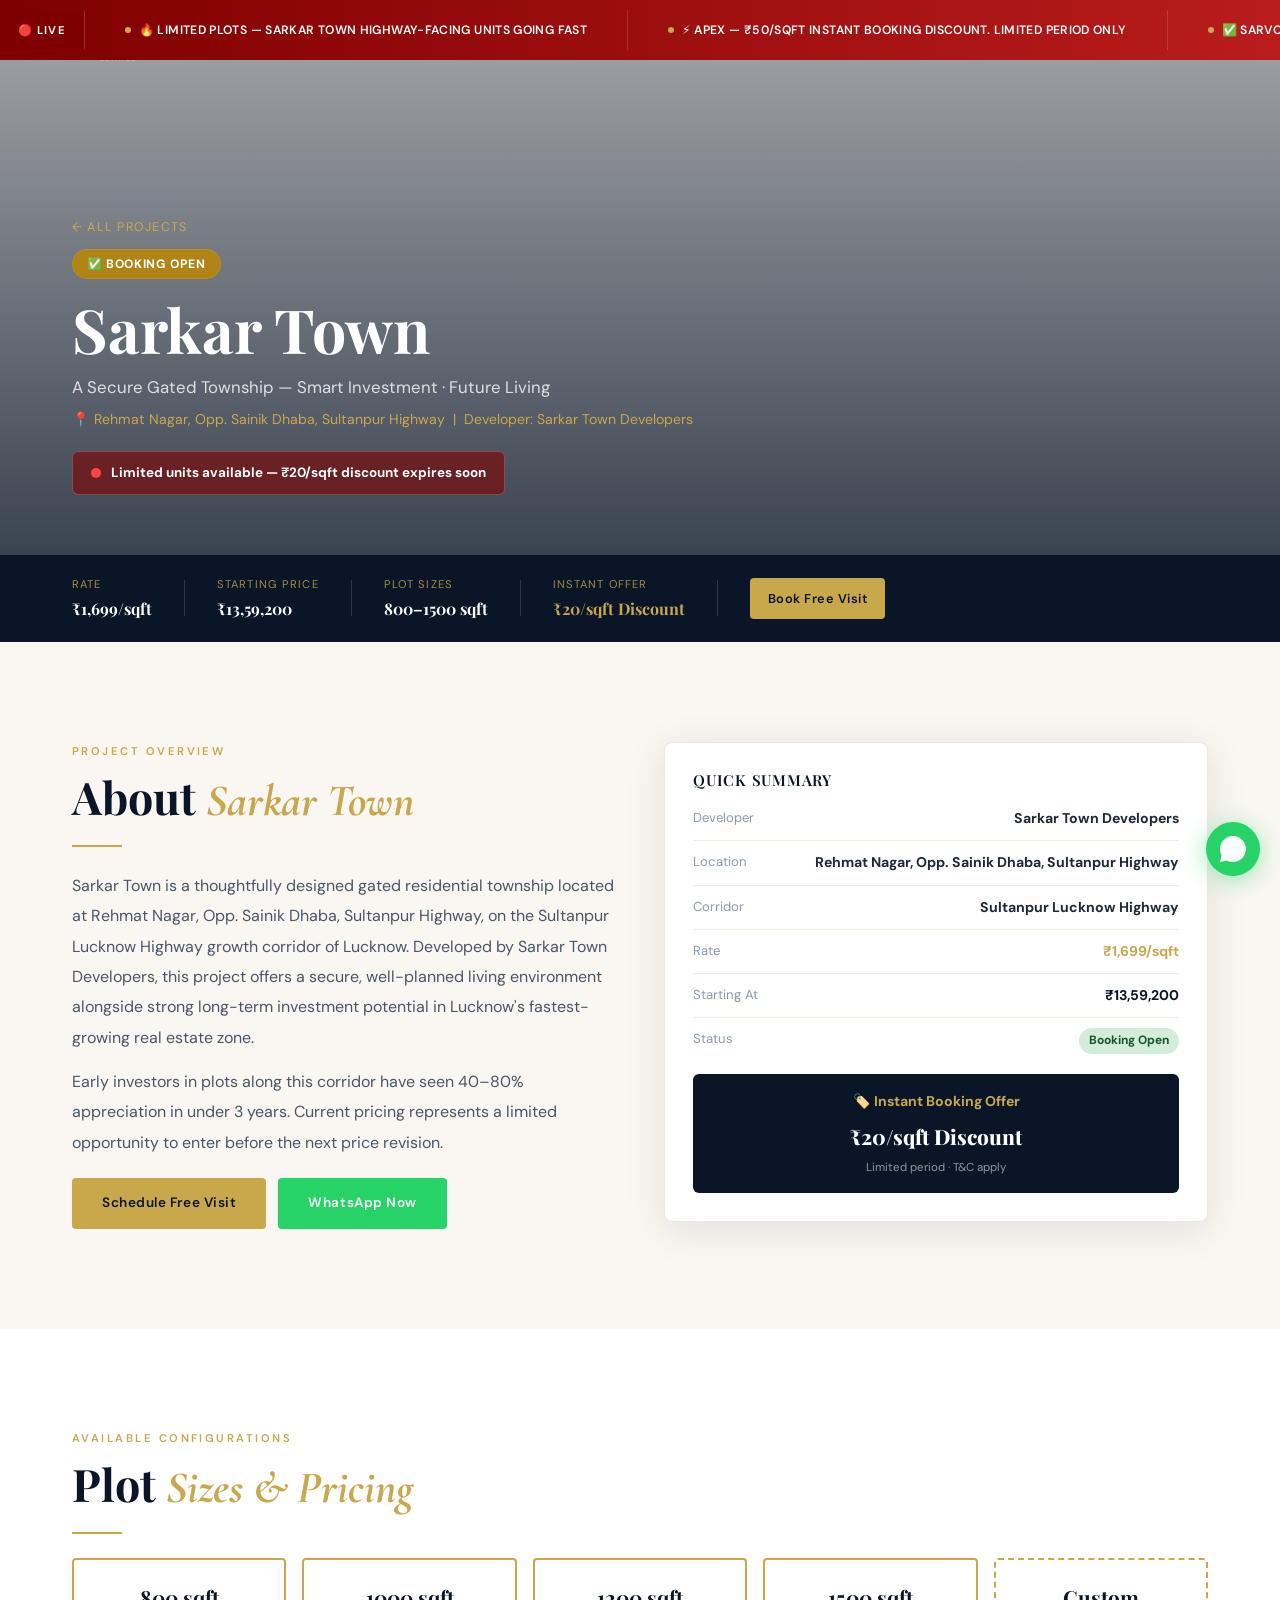
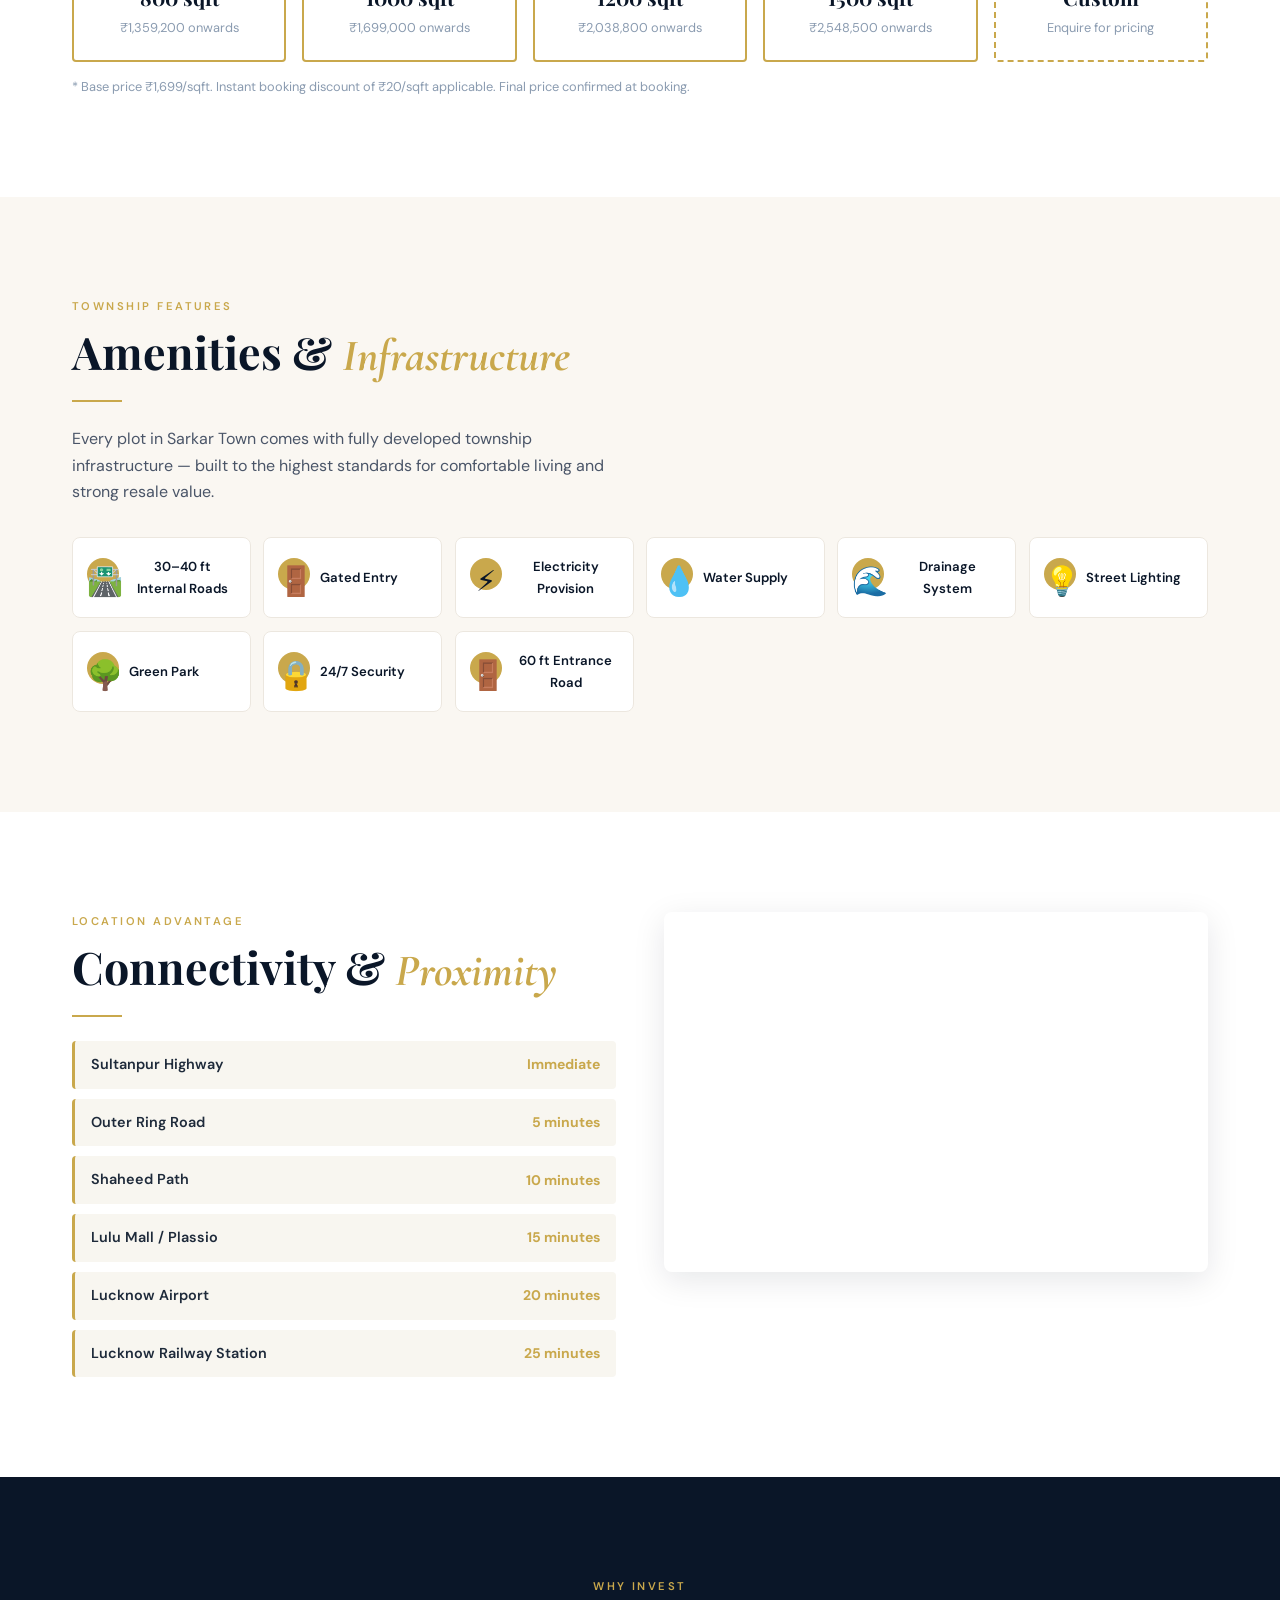
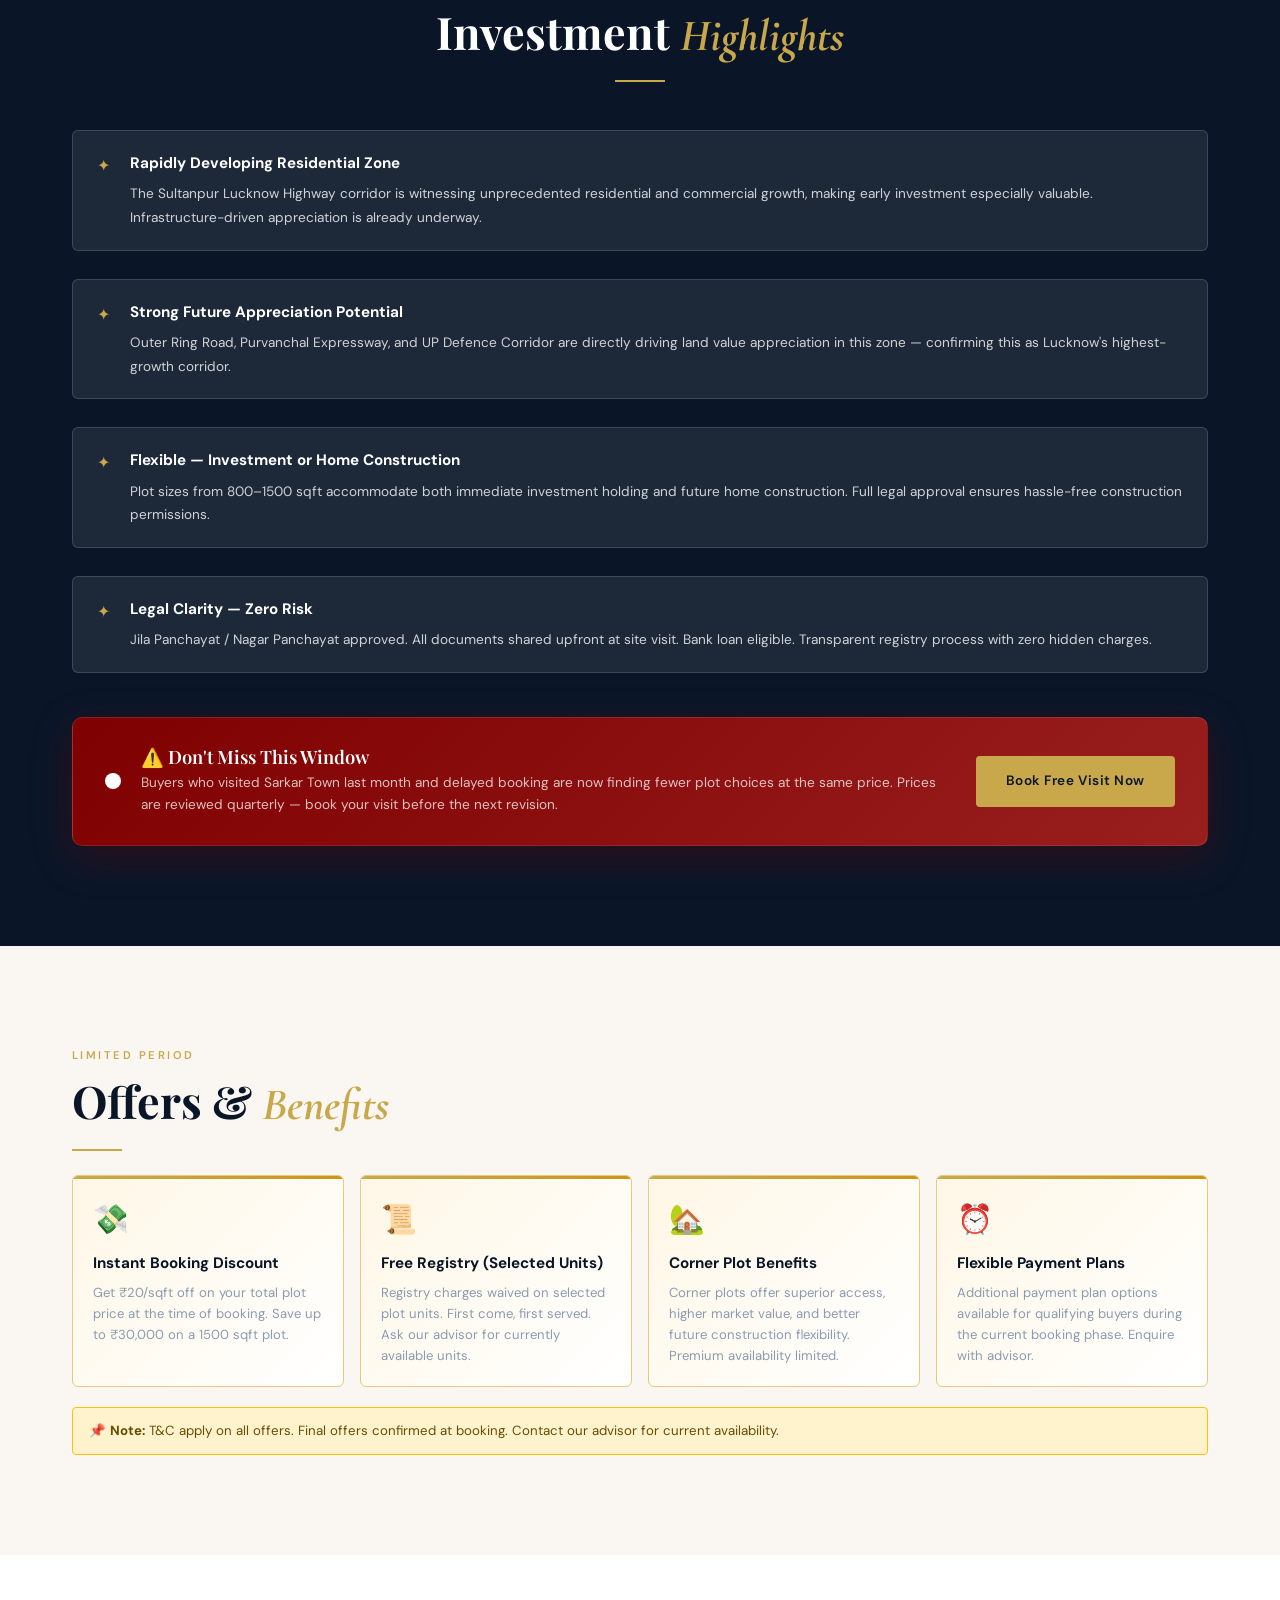
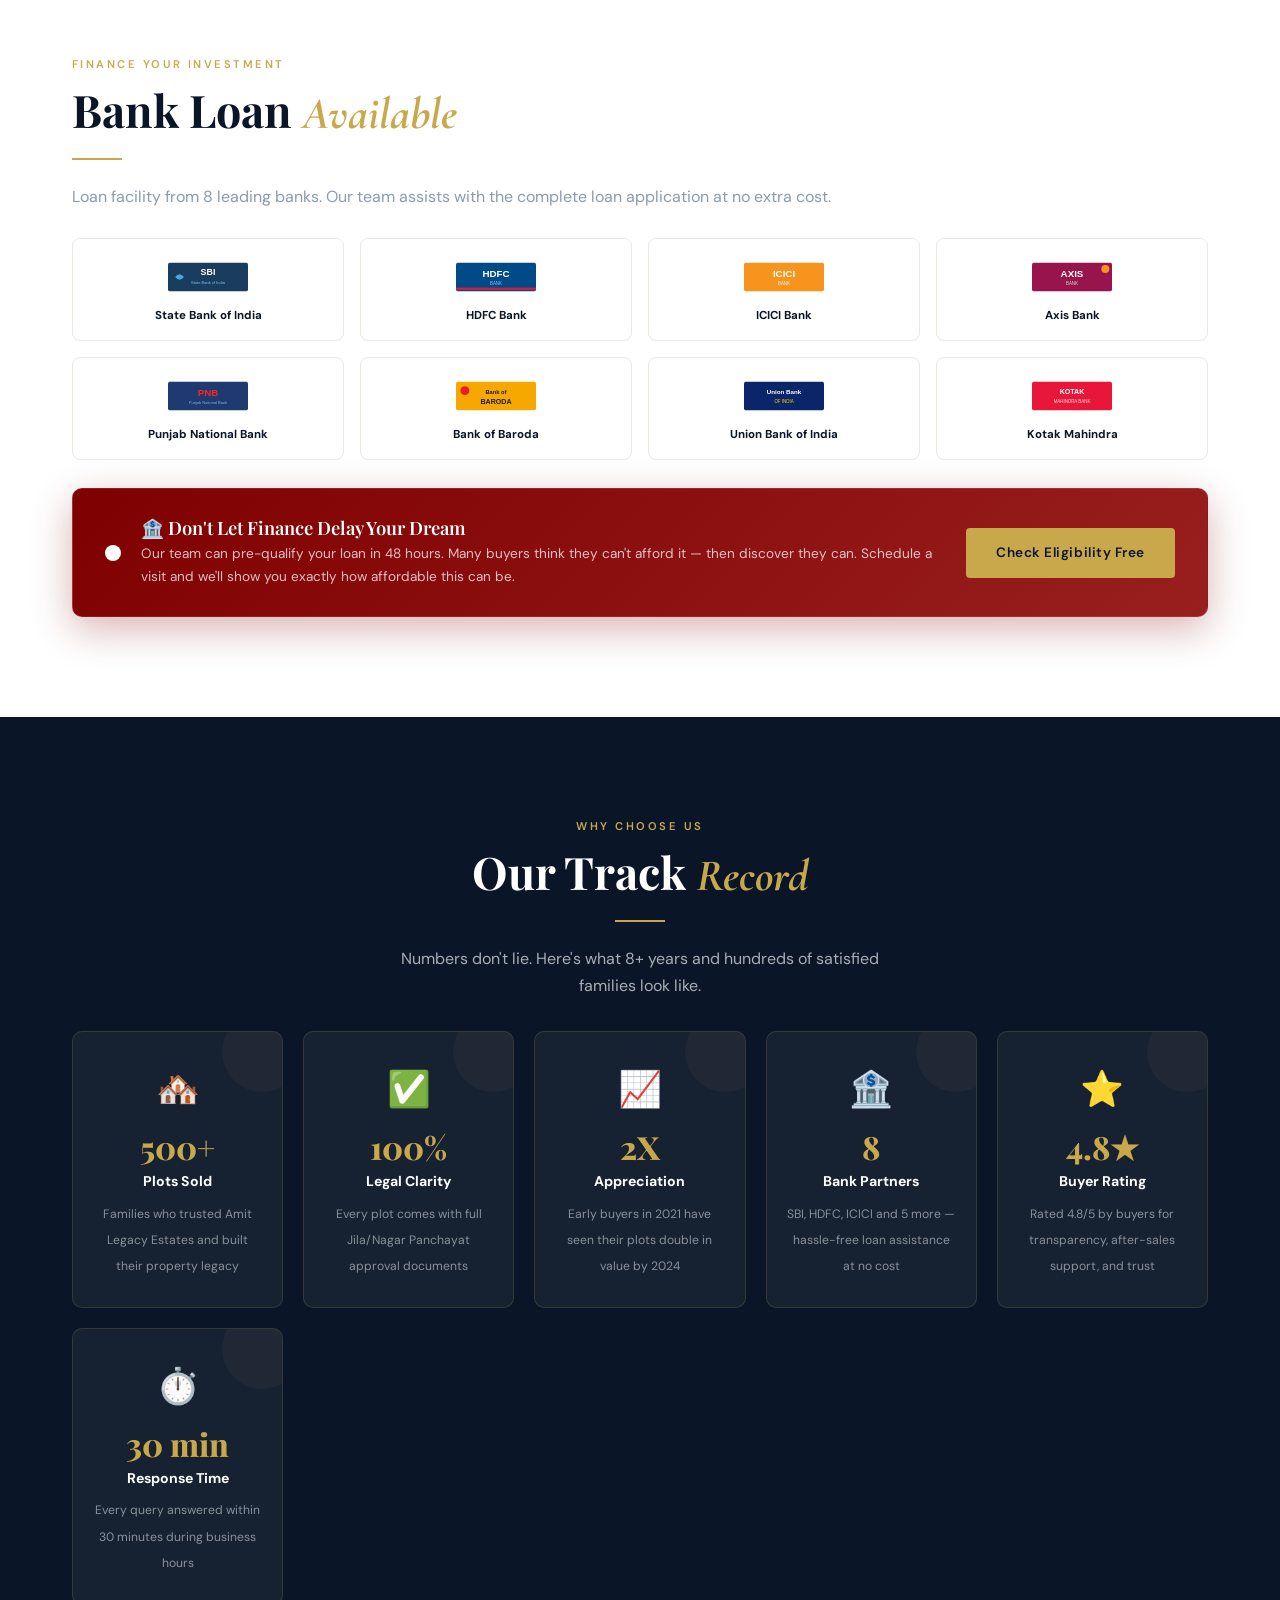
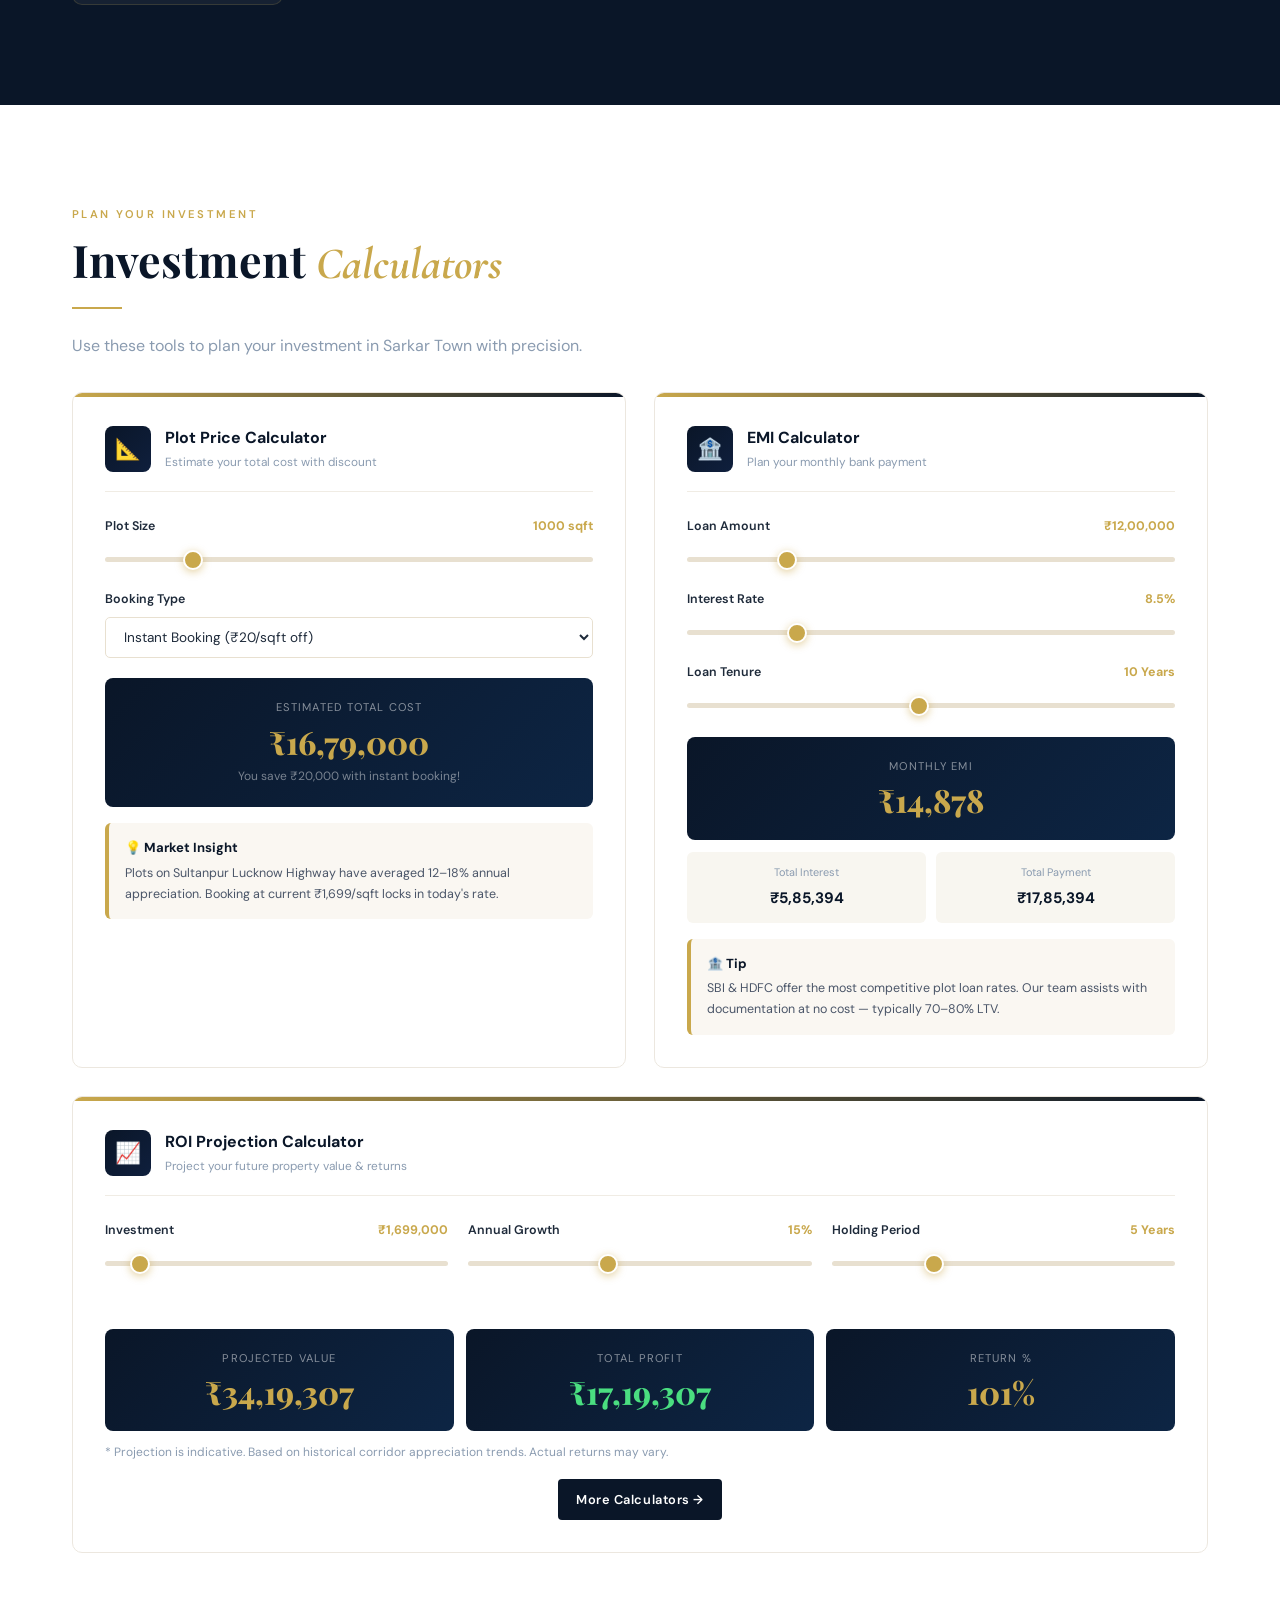
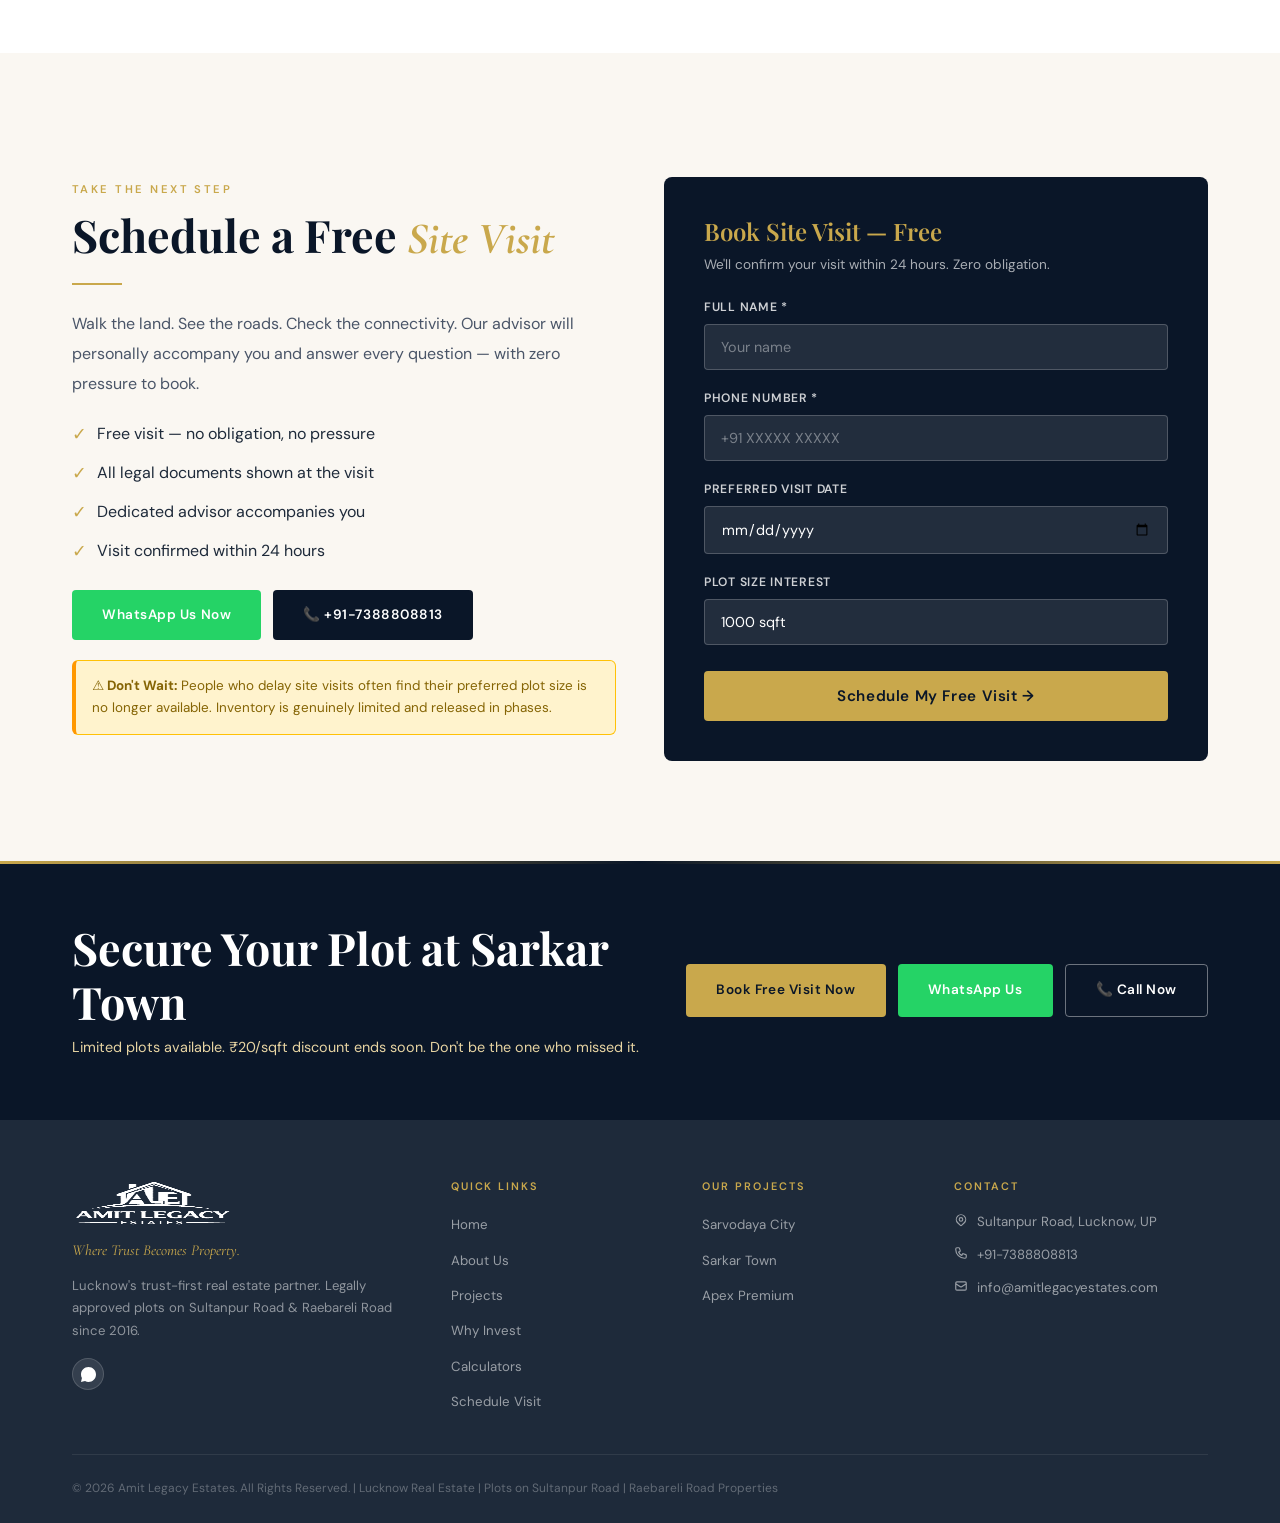
<file: project-sarkar-town.html>
<!DOCTYPE html>
<html lang="en">
<head>
  <meta charset="UTF-8"><meta name="viewport" content="width=device-width, initial-scale=1.0">
  <meta name="description" content="Sarkar Town — Gated Township in Lucknow. Plots from ₹13,59,200. ₹20/sqft instant booking discount. Book now with Amit Legacy Estates.">
  <meta name="keywords" content="Sarkar Town Lucknow, plots Sultanpur Lucknow Highway, Sarkar Town Developers Lucknow, gated township plots Lucknow, plot investment Lucknow 2024, residential plots near Sultanpur Lucknow Highway, buy plot Lucknow, Amit Legacy Estates Sarkar Town">
  <meta property="og:title" content="Sarkar Town | Amit Legacy Estates | Lucknow">
  <meta property="og:description" content="Gated Township. Plots from ₹13,59,200. ₹20/sqft instant booking discount.">
  <title>Sarkar Town | Buy Plots in Lucknow | Amit Legacy Estates</title>
  <link rel="stylesheet" href="css/style.css">
  <link rel="stylesheet" href="css/pages.css">
  <link rel="icon" href="assets/images/favicon.png" type="image/png">
  <link rel="apple-touch-icon" href="assets/images/favicon-180.png">
</head>
<body>

<div class="urgency-ticker" role="marquee" aria-label="Current offers">
  <div class="urgency-ticker__inner">
    <div class="urgency-ticker__label">🔴 LIVE</div>
    <div class="urgency-ticker__scroll">
      <div class="urgency-ticker__track">
        <span class="urgency-ticker__item"><span class="urgency-ticker__dot"></span>🔥 LIMITED PLOTS — Sarkar Town highway-facing units going fast</span>
        <span class="urgency-ticker__item"><span class="urgency-ticker__dot"></span>⚡ APEX — ₹50/sqft instant booking discount. Limited period only</span>
        <span class="urgency-ticker__item"><span class="urgency-ticker__dot"></span>✅ SARVODAYA CITY — Book from ₹14.39L. Approved plots ready</span>
        <span class="urgency-ticker__item"><span class="urgency-ticker__dot"></span>🏦 BANK LOANS — SBI, HDFC, ICICI &amp; 5 more. Easy approval</span>
        <span class="urgency-ticker__item"><span class="urgency-ticker__dot"></span>📞 CALL — +91-7388808813 · 30 min response guaranteed</span>
        <span class="urgency-ticker__item"><span class="urgency-ticker__dot"></span>🔥 LIMITED PLOTS — Sarkar Town highway-facing units going fast</span>
        <span class="urgency-ticker__item"><span class="urgency-ticker__dot"></span>⚡ APEX — ₹50/sqft instant booking discount. Limited period only</span>
        <span class="urgency-ticker__item"><span class="urgency-ticker__dot"></span>✅ SARVODAYA CITY — Book from ₹14.39L. Approved plots ready</span>
        <span class="urgency-ticker__item"><span class="urgency-ticker__dot"></span>🏦 BANK LOANS — SBI, HDFC, ICICI &amp; 5 more. Easy approval</span>
        <span class="urgency-ticker__item"><span class="urgency-ticker__dot"></span>📞 CALL — +91-7388808813 · 30 min response guaranteed</span>
      </div>
    </div>
  </div>
</div>
<nav class="nav nav--transparent">
  <div class="nav__inner container">
    <div class="nav__logo"><a href="index.html"><img src="assets/images/logo-white.png" alt="Amit Legacy Estates Logo" width="160" height="52"></a></div>
    <ul class="nav__links">
      <li><a href="index.html">Home</a></li><li><a href="about.html">About</a></li>
      <li><a href="projects.html">Projects</a></li><li><a href="investment-lucknow.html">Why Invest</a></li>
      <li><a href="calculators.html">Calculators</a></li><li><a href="contact.html">Contact</a></li>
    </ul>
    <a href="schedule-visit.html" class="btn btn-gold nav__cta btn-sm">Schedule Visit</a>
    <button class="nav__ham" aria-label="Open menu"><span></span><span></span><span></span></button>
  </div>
</nav>
<nav class="nav__mobile"><a href="index.html">Home</a><a href="about.html">About</a><a href="projects.html">Projects</a><a href="investment-lucknow.html">Why Invest</a><a href="calculators.html">Calculators</a><a href="contact.html">Contact</a><a href="schedule-visit.html" class="btn btn-gold">Schedule Site Visit</a></nav>

<!-- HERO -->
<section class="project-detail-hero">
  <div class="project-detail-hero__bg" style="background-image:url('https://images.unsplash.com/photo-1600596542815-ffad4c1539a9?w=1600&q=80');"></div>
  <div class="project-detail-hero__overlay"></div>
  <div class="container project-detail-hero__content">
    <div class="reveal">
      <a href="projects.html" style="color:var(--gold);font-size:.78rem;letter-spacing:.1em;text-transform:uppercase;">← All Projects</a>
      <div style="margin-top:10px;"><span class="pill" style="background:rgba(184,134,11,.9);color:#fff;padding:4px 14px;border-radius:20px;font-size:.76rem;font-weight:700;letter-spacing:.05em;">✅ BOOKING OPEN</span></div>
      <h1 style="color:#fff;margin-top:14px;font-size:clamp(2rem,5vw,3.8rem);">Sarkar Town</h1>
      <p style="color:rgba(255,255,255,.8);font-size:1.05rem;margin-top:8px;">A Secure Gated Township — Smart Investment · Future Living</p>
      <p style="color:var(--gold);font-size:.88rem;margin-top:6px;">📍 Rehmat Nagar, Opp. Sainik Dhaba, Sultanpur Highway &nbsp;|&nbsp; Developer: Sarkar Town Developers</p>
      <div style="margin-top:20px;display:inline-flex;align-items:center;gap:10px;background:rgba(127,0,0,.6);border:1px solid rgba(255,255,255,.2);border-radius:6px;padding:10px 18px;">
        <span style="width:10px;height:10px;background:#ff4444;border-radius:50%;animation:umPulse 1.6s infinite;flex-shrink:0;"></span>
        <span style="color:#fff;font-size:.84rem;font-weight:700;">Limited units available — ₹20/sqft discount expires soon</span>
      </div>
    </div>
  </div>
</section>

<!-- META BAR -->
<div class="project-meta-bar">
  <div class="container">
    <div class="project-meta-bar__inner">
      <div class="project-meta-item"><span class="project-meta-item__label">Rate</span><span class="project-meta-item__val">₹1,699/sqft</span></div>
      <div class="project-meta-div"></div>
      <div class="project-meta-item"><span class="project-meta-item__label">Starting Price</span><span class="project-meta-item__val">₹13,59,200</span></div>
      <div class="project-meta-div"></div>
      <div class="project-meta-item"><span class="project-meta-item__label">Plot Sizes</span><span class="project-meta-item__val">800–1500 sqft</span></div>
      <div class="project-meta-div"></div>
      <div class="project-meta-item"><span class="project-meta-item__label">Instant Offer</span><span class="project-meta-item__val" style="color:var(--gold);">₹20/sqft Discount</span></div>
      <div class="project-meta-div"></div>
      <div class="project-meta-item"><a href="#site-visit-form" class="btn btn-gold btn-sm">Book Free Visit</a></div>
    </div>
  </div>
</div>

<!-- OVERVIEW -->
<section class="section section--cream">
  <div class="container">
    <div class="grid-2" style="align-items:start;gap:48px;">
      <div class="reveal">
        <span class="section-label">Project Overview</span>
        <h2>About <span class="italic-accent gold">Sarkar Town</span></h2>
        <div class="gold-line"></div>
        <p style="margin-top:16px;font-size:1rem;line-height:1.9;">Sarkar Town is a thoughtfully designed gated residential township located at Rehmat Nagar, Opp. Sainik Dhaba, Sultanpur Highway, on the Sultanpur Lucknow Highway growth corridor of Lucknow. Developed by Sarkar Town Developers, this project offers a secure, well-planned living environment alongside strong long-term investment potential in Lucknow's fastest-growing real estate zone.</p>
        <p style="margin-top:14px;line-height:1.9;color:var(--text);">Early investors in plots along this corridor have seen 40–80% appreciation in under 3 years. Current pricing represents a limited opportunity to enter before the next price revision.</p>
        <div style="margin-top:20px;display:flex;gap:12px;flex-wrap:wrap;">
          <a href="#site-visit-form" class="btn btn-gold">Schedule Free Visit</a>
          <a href="https://wa.me/917388808813?text=I%20want%20details%20about%20Sarkar%20Town" target="_blank" rel="noopener" class="btn btn-whatsapp">WhatsApp Now</a>
        </div>
      </div>
      <div class="reveal d2">
        <div style="background:#fff;border-radius:8px;padding:28px;box-shadow:0 8px 40px rgba(10,22,40,.1);border:1.5px solid #ece7df;">
          <h3 style="font-size:.95rem;color:var(--navy);margin-bottom:18px;text-transform:uppercase;letter-spacing:.05em;">Quick Summary</h3>
          <div style="display:flex;flex-direction:column;gap:10px;">
            <div style="display:flex;justify-content:space-between;padding-bottom:10px;border-bottom:1px solid #f0ece4;"><span style="font-size:.82rem;color:var(--muted);">Developer</span><strong style="font-size:.88rem;">Sarkar Town Developers</strong></div>
            <div style="display:flex;justify-content:space-between;padding-bottom:10px;border-bottom:1px solid #f0ece4;"><span style="font-size:.82rem;color:var(--muted);">Location</span><strong style="font-size:.88rem;">Rehmat Nagar, Opp. Sainik Dhaba, Sultanpur Highway</strong></div>
            <div style="display:flex;justify-content:space-between;padding-bottom:10px;border-bottom:1px solid #f0ece4;"><span style="font-size:.82rem;color:var(--muted);">Corridor</span><strong style="font-size:.88rem;">Sultanpur Lucknow Highway</strong></div>
            <div style="display:flex;justify-content:space-between;padding-bottom:10px;border-bottom:1px solid #f0ece4;"><span style="font-size:.82rem;color:var(--muted);">Rate</span><strong style="font-size:.88rem;color:var(--gold);">₹1,699/sqft</strong></div>
            <div style="display:flex;justify-content:space-between;padding-bottom:10px;border-bottom:1px solid #f0ece4;"><span style="font-size:.82rem;color:var(--muted);">Starting At</span><strong style="font-size:.88rem;color:var(--navy);">₹13,59,200</strong></div>
            <div style="display:flex;justify-content:space-between;"><span style="font-size:.82rem;color:var(--muted);">Status</span><span style="background:#d4edda;color:#155724;padding:3px 10px;border-radius:20px;font-size:.75rem;font-weight:700;">Booking Open</span></div>
          </div>
          <div style="margin-top:20px;background:var(--navy);border-radius:6px;padding:16px;text-align:center;">
            <p style="color:var(--gold);font-weight:700;font-size:.88rem;margin-bottom:6px;">🏷️ Instant Booking Offer</p>
            <p style="color:#fff;font-size:1.3rem;font-weight:800;font-family:'Playfair Display',serif;">₹20/sqft Discount</p>
            <p style="color:rgba(255,255,255,.55);font-size:.72rem;margin-top:4px;">Limited period · T&amp;C apply</p>
          </div>
        </div>
      </div>
    </div>
  </div>
</section>

<!-- PLOT SIZES -->
<section class="section" style="background:#fff;">
  <div class="container">
    <div class="reveal"><span class="section-label">Available Configurations</span><h2>Plot <span class="italic-accent gold">Sizes &amp; Pricing</span></h2><div class="gold-line"></div></div>
    <div class="plot-sizes-grid reveal d1">
      <div class="plot-size-card"><strong>800 sqft</strong><span>₹1,359,200 onwards</span></div>
      <div class="plot-size-card"><strong>1000 sqft</strong><span>₹1,699,000 onwards</span></div>
      <div class="plot-size-card"><strong>1200 sqft</strong><span>₹2,038,800 onwards</span></div>
      <div class="plot-size-card"><strong>1500 sqft</strong><span>₹2,548,500 onwards</span></div>
      <div class="plot-size-card" style="border-style:dashed;"><strong>Custom</strong><span>Enquire for pricing</span></div>
    </div>
    <p style="margin-top:14px;font-size:.8rem;color:var(--muted);">* Base price ₹1,699/sqft. Instant booking discount of ₹20/sqft applicable. Final price confirmed at booking.</p>
  </div>
</section>

<!-- AMENITIES — ANIMATED -->
<section class="section section--cream">
  <div class="container">
    <div class="reveal"><span class="section-label">Township Features</span><h2>Amenities &amp; <span class="italic-accent gold">Infrastructure</span></h2><div class="gold-line"></div><p style="margin-top:12px;max-width:560px;">Every plot in Sarkar Town comes with fully developed township infrastructure — built to the highest standards for comfortable living and strong resale value.</p></div>
    <div class="amenity-grid" style="margin-top:32px;">
      <div class="amenity-item"><div class="amenity-icon">🛣️</div><span>30–40 ft Internal Roads</span></div>
      <div class="amenity-item"><div class="amenity-icon">🚪</div><span>Gated Entry</span></div>
      <div class="amenity-item"><div class="amenity-icon">⚡</div><span>Electricity Provision</span></div>
      <div class="amenity-item"><div class="amenity-icon">💧</div><span>Water Supply</span></div>
      <div class="amenity-item"><div class="amenity-icon">🌊</div><span>Drainage System</span></div>
      <div class="amenity-item"><div class="amenity-icon">💡</div><span>Street Lighting</span></div>
      <div class="amenity-item"><div class="amenity-icon">🌳</div><span>Green Park</span></div>
      <div class="amenity-item"><div class="amenity-icon">🔒</div><span>24/7 Security</span></div>
      <div class="amenity-item"><div class="amenity-icon">🚪</div><span>60 ft Entrance Road</span></div>
    </div>
  </div>
</section>

<!-- CONNECTIVITY -->
<section class="section" style="background:#fff;">
  <div class="container">
    <div class="grid-2" style="gap:48px;align-items:start;">
      <div class="reveal">
        <span class="section-label">Location Advantage</span>
        <h2>Connectivity &amp; <span class="italic-accent gold">Proximity</span></h2>
        <div class="gold-line"></div>
        <div class="connectivity-list" style="margin-top:20px;"><div class="connectivity-item"><span class="connectivity-item__name">Sultanpur Highway</span><span class="connectivity-item__dist">Immediate</span></div>
<div class="connectivity-item"><span class="connectivity-item__name">Outer Ring Road</span><span class="connectivity-item__dist">5 minutes</span></div>
<div class="connectivity-item"><span class="connectivity-item__name">Shaheed Path</span><span class="connectivity-item__dist">10 minutes</span></div>
<div class="connectivity-item"><span class="connectivity-item__name">Lulu Mall / Plassio</span><span class="connectivity-item__dist">15 minutes</span></div>
<div class="connectivity-item"><span class="connectivity-item__name">Lucknow Airport</span><span class="connectivity-item__dist">20 minutes</span></div>
<div class="connectivity-item"><span class="connectivity-item__name">Lucknow Railway Station</span><span class="connectivity-item__dist">25 minutes</span></div></div>
      </div>
      <div class="reveal d2" style="border-radius:8px;overflow:hidden;box-shadow:0 8px 32px rgba(10,22,40,.1);">
        <iframe src="https://maps.google.com/maps?q=Rehmat+Nagar,+Opp.+Sainik+Dhaba,+Sultanpur+Highway,+Lucknow&output=embed" width="100%" height="360" style="border:0;display:block;" allowfullscreen loading="lazy" title="Sarkar Town Location Map"></iframe>
      </div>
    </div>
  </div>
</section>

<!-- INVESTMENT HIGHLIGHTS — TEXT VISIBLE FIX -->
<section class="section section--dark">
  <div class="container">
    <div class="text-center mb-48 reveal"><span class="section-label">Why Invest</span><h2>Investment <span class="italic-accent gold">Highlights</span></h2><div class="gold-line gold-line--center"></div></div>
    <div style="display:grid;grid-template-columns:1fr;gap:16px;" class="reveal d1">
      <div class="highlight-item"><span class="highlight-item__icon">✦</span><div><strong>Rapidly Developing Residential Zone</strong><p>The Sultanpur Lucknow Highway corridor is witnessing unprecedented residential and commercial growth, making early investment especially valuable. Infrastructure-driven appreciation is already underway.</p></div></div>
      <div class="highlight-item"><span class="highlight-item__icon">✦</span><div><strong>Strong Future Appreciation Potential</strong><p>Outer Ring Road, Purvanchal Expressway, and UP Defence Corridor are directly driving land value appreciation in this zone — confirming this as Lucknow's highest-growth corridor.</p></div></div>
      <div class="highlight-item"><span class="highlight-item__icon">✦</span><div><strong>Flexible — Investment or Home Construction</strong><p>Plot sizes from 800–1500 sqft accommodate both immediate investment holding and future home construction. Full legal approval ensures hassle-free construction permissions.</p></div></div>
      <div class="highlight-item"><span class="highlight-item__icon">✦</span><div><strong>Legal Clarity — Zero Risk</strong><p>Jila Panchayat / Nagar Panchayat approved. All documents shared upfront at site visit. Bank loan eligible. Transparent registry process with zero hidden charges.</p></div></div>
    </div>
    <!-- Urgency box -->
    <div class="urgency-miss-box reveal d2">
      <div class="urgency-miss-box__pulse"></div>
      <div style="flex:1;">
        <h3>⚠️ Don't Miss This Window</h3>
        <p>Buyers who visited Sarkar Town last month and delayed booking are now finding fewer plot choices at the same price. Prices are reviewed quarterly — book your visit before the next revision.</p>
      </div>
      <a href="#site-visit-form" class="btn btn-gold" style="flex-shrink:0;">Book Free Visit Now</a>
    </div>
  </div>
</section>

<!-- OFFERS -->
<section class="section section--cream">
  <div class="container">
    <div class="reveal"><span class="section-label">Limited Period</span><h2>Offers &amp; <span class="italic-accent gold">Benefits</span></h2><div class="gold-line"></div></div>
    <div class="offer-cards reveal d1">
      <div class="offer-card"><div class="offer-card__icon">💸</div><div class="offer-card__title">Instant Booking Discount</div><div class="offer-card__desc">Get ₹20/sqft off on your total plot price at the time of booking. Save up to ₹30,000 on a 1500 sqft plot.</div></div>
      <div class="offer-card"><div class="offer-card__icon">📜</div><div class="offer-card__title">Free Registry (Selected Units)</div><div class="offer-card__desc">Registry charges waived on selected plot units. First come, first served. Ask our advisor for currently available units.</div></div>
      <div class="offer-card"><div class="offer-card__icon">🏡</div><div class="offer-card__title">Corner Plot Benefits</div><div class="offer-card__desc">Corner plots offer superior access, higher market value, and better future construction flexibility. Premium availability limited.</div></div>
      <div class="offer-card"><div class="offer-card__icon">⏰</div><div class="offer-card__title">Flexible Payment Plans</div><div class="offer-card__desc">Additional payment plan options available for qualifying buyers during the current booking phase. Enquire with advisor.</div></div>
    </div>
    <div class="offer-note reveal d2">📌 <strong>Note:</strong> T&amp;C apply on all offers. Final offers confirmed at booking. Contact our advisor for current availability.</div>
  </div>
</section>

<!-- BANK LOANS — REAL LOGOS -->
<section class="section bank-logos-section">
  <div class="container">
    <div class="reveal"><span class="section-label">Finance Your Investment</span><h2>Bank Loan <span class="italic-accent gold">Available</span></h2><div class="gold-line"></div><p style="margin-top:12px;color:var(--muted);">Loan facility from 8 leading banks. Our team assists with the complete loan application at no extra cost.</p></div>
    <div class="reveal d1"><div class="bank-real-grid">
  <div class="bank-real-card"><div class="bank-real-card__logo-wrap"><svg class="bank-logo-svg" viewBox="0 0 180 64"><rect width="180" height="64" rx="4" fill="#1a3c5e"/><text x="90" y="28" text-anchor="middle" font-family="Arial" font-weight="bold" font-size="20" fill="#fff">SBI</text><text x="90" y="48" text-anchor="middle" font-family="Arial" font-size="9" fill="#7ec8e3">State Bank of India</text><path d="M16 32 Q26 20 36 32 Q26 44 16 32Z" fill="#4fc3f7" opacity=".8"/></svg></div><div class="bank-real-card__name">State Bank of India</div></div>
  <div class="bank-real-card"><div class="bank-real-card__logo-wrap"><svg class="bank-logo-svg" viewBox="0 0 180 64"><rect width="180" height="64" rx="4" fill="#004b87"/><text x="90" y="32" text-anchor="middle" font-family="Arial" font-weight="bold" font-size="22" fill="#fff">HDFC</text><text x="90" y="50" text-anchor="middle" font-family="Arial" font-size="10" fill="#80bfff">BANK</text><rect x="0" y="56" width="180" height="5" fill="#e31837"/></svg></div><div class="bank-real-card__name">HDFC Bank</div></div>
  <div class="bank-real-card"><div class="bank-real-card__logo-wrap"><svg class="bank-logo-svg" viewBox="0 0 180 64"><rect width="180" height="64" rx="4" fill="#f7941d"/><text x="90" y="32" text-anchor="middle" font-family="Arial" font-weight="bold" font-size="22" fill="#fff">ICICI</text><text x="90" y="50" text-anchor="middle" font-family="Arial" font-size="10" fill="rgba(255,255,255,.9)">BANK</text></svg></div><div class="bank-real-card__name">ICICI Bank</div></div>
  <div class="bank-real-card"><div class="bank-real-card__logo-wrap"><svg class="bank-logo-svg" viewBox="0 0 180 64"><rect width="180" height="64" rx="4" fill="#97144d"/><text x="90" y="32" text-anchor="middle" font-family="Arial" font-weight="bold" font-size="22" fill="#fff">AXIS</text><text x="90" y="50" text-anchor="middle" font-family="Arial" font-size="10" fill="rgba(255,255,255,.8)">BANK</text><circle cx="165" cy="14" r="9" fill="#f7941d"/></svg></div><div class="bank-real-card__name">Axis Bank</div></div>
  <div class="bank-real-card"><div class="bank-real-card__logo-wrap"><svg class="bank-logo-svg" viewBox="0 0 180 64"><rect width="180" height="64" rx="4" fill="#1e3a6e"/><text x="90" y="32" text-anchor="middle" font-family="Arial" font-weight="bold" font-size="22" fill="#ff2222">PNB</text><text x="90" y="50" text-anchor="middle" font-family="Arial" font-size="9" fill="#7eb4e8">Punjab National Bank</text></svg></div><div class="bank-real-card__name">Punjab National Bank</div></div>
  <div class="bank-real-card"><div class="bank-real-card__logo-wrap"><svg class="bank-logo-svg" viewBox="0 0 180 64"><rect width="180" height="64" rx="4" fill="#f7a800"/><text x="90" y="28" text-anchor="middle" font-family="Arial" font-weight="bold" font-size="13" fill="#1a1a1a">Bank of</text><text x="90" y="50" text-anchor="middle" font-family="Arial" font-weight="bold" font-size="16" fill="#1a1a1a">BARODA</text><circle cx="20" cy="20" r="10" fill="#ed1c24"/></svg></div><div class="bank-real-card__name">Bank of Baroda</div></div>
  <div class="bank-real-card"><div class="bank-real-card__logo-wrap"><svg class="bank-logo-svg" viewBox="0 0 180 64"><rect width="180" height="64" rx="4" fill="#0a2569"/><text x="90" y="28" text-anchor="middle" font-family="Arial" font-weight="bold" font-size="14" fill="#fff">Union Bank</text><text x="90" y="48" text-anchor="middle" font-family="Arial" font-size="10" fill="#ffd700">OF INDIA</text></svg></div><div class="bank-real-card__name">Union Bank of India</div></div>
  <div class="bank-real-card"><div class="bank-real-card__logo-wrap"><svg class="bank-logo-svg" viewBox="0 0 180 64"><rect width="180" height="64" rx="4" fill="#e8173a"/><text x="90" y="28" text-anchor="middle" font-family="Arial" font-weight="bold" font-size="16" fill="#fff">KOTAK</text><text x="90" y="48" text-anchor="middle" font-family="Arial" font-size="10" fill="rgba(255,255,255,.85)">MAHINDRA BANK</text></svg></div><div class="bank-real-card__name">Kotak Mahindra</div></div>
</div></div>
    <div class="urgency-miss-box reveal d2" style="margin-top:28px;">
      <div class="urgency-miss-box__pulse"></div>
      <div style="flex:1;"><h3>🏦 Don't Let Finance Delay Your Dream</h3><p>Our team can pre-qualify your loan in 48 hours. Many buyers think they can't afford it — then discover they can. Schedule a visit and we'll show you exactly how affordable this can be.</p></div>
      <a href="#site-visit-form" class="btn btn-gold" style="flex-shrink:0;">Check Eligibility Free</a>
    </div>
  </div>
</section>

<!-- TRUST PREMIUM (replaces gallery) -->
<section class="section trust-premium-section">
  <div class="container">
    <div class="text-center mb-40 reveal"><span class="section-label">Why Choose Us</span><h2>Our Track <span class="italic-accent gold">Record</span></h2><div class="gold-line gold-line--center"></div><p style="color:rgba(255,255,255,.65);max-width:500px;margin:0 auto;">Numbers don't lie. Here's what 8+ years and hundreds of satisfied families look like.</p></div>
    <div class="trust-premium-grid reveal d1">
      <div class="tpc"><span class="tpc__icon">🏘️</span><span class="tpc__num">500+</span><span class="tpc__label">Plots Sold</span><span class="tpc__desc">Families who trusted Amit Legacy Estates and built their property legacy</span></div>
      <div class="tpc"><span class="tpc__icon">✅</span><span class="tpc__num">100%</span><span class="tpc__label">Legal Clarity</span><span class="tpc__desc">Every plot comes with full Jila/Nagar Panchayat approval documents</span></div>
      <div class="tpc"><span class="tpc__icon">📈</span><span class="tpc__num">2X</span><span class="tpc__label">Appreciation</span><span class="tpc__desc">Early buyers in 2021 have seen their plots double in value by 2024</span></div>
      <div class="tpc"><span class="tpc__icon">🏦</span><span class="tpc__num">8</span><span class="tpc__label">Bank Partners</span><span class="tpc__desc">SBI, HDFC, ICICI and 5 more — hassle-free loan assistance at no cost</span></div>
      <div class="tpc"><span class="tpc__icon">⭐</span><span class="tpc__num">4.8★</span><span class="tpc__label">Buyer Rating</span><span class="tpc__desc">Rated 4.8/5 by buyers for transparency, after-sales support, and trust</span></div>
      <div class="tpc"><span class="tpc__icon">⏱️</span><span class="tpc__num">30 min</span><span class="tpc__label">Response Time</span><span class="tpc__desc">Every query answered within 30 minutes during business hours</span></div>
    </div>
  </div>
</section>

<!-- PREMIUM CALCULATORS -->
<section class="section" style="background:#fff;" id="calculators">
  <div class="container">
    <div class="reveal"><span class="section-label">Plan Your Investment</span><h2>Investment <span class="italic-accent gold">Calculators</span></h2><div class="gold-line"></div><p style="margin-top:12px;color:var(--muted);">Use these tools to plan your investment in Sarkar Town with precision.</p></div>
    <div class="calc-premium-wrap reveal d1">

      <!-- PLOT PRICE CALC -->
      <div class="cpc">
        <div class="cpc__header"><div class="cpc__icon-box">📐</div><div><p class="cpc__title">Plot Price Calculator</p><p class="cpc__sub">Estimate your total cost with discount</p></div></div>
        <div class="cpc-range-row"><label>Plot Size <span class="val" id="sasz-v">1000 sqft</span></label><input type="range" id="sasz" min="800" max="2000" step="100" value="1000" oninput="document.getElementById('sasz-v').textContent=this.value+' sqft';saCalcPlot()"></div>
        <div class="cpc-range-row"><label>Booking Type</label><select class="cpc-select" id="sabk" onchange="saCalcPlot()"><option value="0">Standard Booking</option><option value="20" selected>Instant Booking (₹20/sqft off)</option></select></div>
        <div class="cpc-result"><div class="cpc-result__label">Estimated Total Cost</div><div class="cpc-result__val" id="sapr">₹1,699,000</div><div class="cpc-result__sub" id="sasv">Apply instant booking to see savings</div></div>
        <div class="cpc-insight"><h5>💡 Market Insight</h5><p>Plots on Sultanpur Lucknow Highway have averaged 12–18% annual appreciation. Booking at current ₹1,699/sqft locks in today's rate.</p></div>
      </div>

      <!-- EMI CALC -->
      <div class="cpc">
        <div class="cpc__header"><div class="cpc__icon-box">🏦</div><div><p class="cpc__title">EMI Calculator</p><p class="cpc__sub">Plan your monthly bank payment</p></div></div>
        <div class="cpc-range-row"><label>Loan Amount <span class="val" id="sala-v">₹12,00,000</span></label><input type="range" id="sala" min="300000" max="5000000" step="50000" value="1200000" oninput="document.getElementById('sala-v').textContent='₹'+parseInt(this.value).toLocaleString('en-IN');saCalcEMI()"></div>
        <div class="cpc-range-row"><label>Interest Rate <span class="val" id="sair-v">8.5%</span></label><input type="range" id="sair" min="7" max="14" step="0.25" value="8.5" oninput="document.getElementById('sair-v').textContent=parseFloat(this.value).toFixed(2)+'%';saCalcEMI()"></div>
        <div class="cpc-range-row"><label>Loan Tenure <span class="val" id="salt-v">10 Years</span></label><input type="range" id="salt" min="1" max="20" step="1" value="10" oninput="document.getElementById('salt-v').textContent=this.value+' Years';saCalcEMI()"></div>
        <div class="cpc-result"><div class="cpc-result__label">Monthly EMI</div><div class="cpc-result__val" id="saem">₹14,866</div></div>
        <div class="cpc-mini-grid"><div class="cpc-mini"><div class="cpc-mini__label">Total Interest</div><div class="cpc-mini__val" id="sati">-</div></div><div class="cpc-mini"><div class="cpc-mini__label">Total Payment</div><div class="cpc-mini__val" id="satp">-</div></div></div>
        <div class="cpc-insight"><h5>🏦 Tip</h5><p>SBI &amp; HDFC offer the most competitive plot loan rates. Our team assists with documentation at no cost — typically 70–80% LTV.</p></div>
      </div>

      <!-- ROI CALC — FULL WIDTH -->
      <div class="cpc calc-full">
        <div class="cpc__header"><div class="cpc__icon-box">📈</div><div><p class="cpc__title">ROI Projection Calculator</p><p class="cpc__sub">Project your future property value &amp; returns</p></div></div>
        <div style="display:grid;grid-template-columns:repeat(auto-fit,minmax(200px,1fr));gap:20px;">
          <div class="cpc-range-row"><label>Investment <span class="val" id="sari-v">₹1,699,000</span></label><input type="range" id="sari" min="1000000" max="10000000" step="50000" value="1699000" oninput="document.getElementById('sari-v').textContent='₹'+parseInt(this.value).toLocaleString('en-IN');saCalcROI()"></div>
          <div class="cpc-range-row"><label>Annual Growth <span class="val" id="sarg-v">15%</span></label><input type="range" id="sarg" min="5" max="30" step="0.5" value="15" oninput="document.getElementById('sarg-v').textContent=parseFloat(this.value).toFixed(1)+'%';saCalcROI()"></div>
          <div class="cpc-range-row"><label>Holding Period <span class="val" id="sary-v">5 Years</span></label><input type="range" id="sary" min="1" max="15" step="1" value="5" oninput="document.getElementById('sary-v').textContent=this.value+' Years';saCalcROI()"></div>
        </div>
        <div style="display:grid;grid-template-columns:repeat(auto-fit,minmax(160px,1fr));gap:12px;margin-top:16px;">
          <div class="cpc-result"><div class="cpc-result__label">Projected Value</div><div class="cpc-result__val" id="sarv">-</div></div>
          <div class="cpc-result"><div class="cpc-result__label">Total Profit</div><div class="cpc-result__val" id="sarp" style="color:#4ade80;">-</div></div>
          <div class="cpc-result"><div class="cpc-result__label">Return %</div><div class="cpc-result__val" id="sarr">-</div></div>
        </div>
        <p style="font-size:.75rem;color:var(--muted);margin-top:12px;">* Projection is indicative. Based on historical corridor appreciation trends. Actual returns may vary.</p>
        <div style="margin-top:16px;text-align:center;"><a href="calculators.html" class="btn btn-navy btn-sm">More Calculators →</a></div>
      </div>

    </div>
  </div>
</section>

<!-- SITE VISIT FORM -->
<section class="section section--cream" id="site-visit-form">
  <div class="container">
    <div class="grid-2" style="gap:48px;align-items:center;">
      <div class="reveal">
        <span class="section-label">Take the Next Step</span>
        <h2>Schedule a Free <span class="italic-accent gold">Site Visit</span></h2>
        <div class="gold-line"></div>
        <p style="margin-top:16px;line-height:1.9;">Walk the land. See the roads. Check the connectivity. Our advisor will personally accompany you and answer every question — with zero pressure to book.</p>
        <div style="margin-top:20px;display:flex;flex-direction:column;gap:10px;">
          <div style="display:flex;align-items:center;gap:10px;"><span style="color:var(--gold);font-size:1.1rem;">✓</span>Free visit — no obligation, no pressure</div>
          <div style="display:flex;align-items:center;gap:10px;"><span style="color:var(--gold);font-size:1.1rem;">✓</span>All legal documents shown at the visit</div>
          <div style="display:flex;align-items:center;gap:10px;"><span style="color:var(--gold);font-size:1.1rem;">✓</span>Dedicated advisor accompanies you</div>
          <div style="display:flex;align-items:center;gap:10px;"><span style="color:var(--gold);font-size:1.1rem;">✓</span>Visit confirmed within 24 hours</div>
        </div>
        <div style="margin-top:24px;display:flex;gap:12px;flex-wrap:wrap;">
          <a href="https://wa.me/917388808813?text=I%20want%20to%20schedule%20a%20site%20visit%20for%20Sarkar%20Town" class="btn btn-whatsapp" target="_blank" rel="noopener">WhatsApp Us Now</a>
          <a href="tel:+917388808813" class="btn btn-navy">📞 +91-7388808813</a>
        </div>
        <div style="margin-top:20px;background:#fff3cd;border:1px solid #ffc107;border-radius:6px;padding:14px 16px;border-left:4px solid #ff9800;">
          <p style="font-size:.84rem;color:#856404;margin:0;"><strong>⚠️ Don't Wait:</strong> People who delay site visits often find their preferred plot size is no longer available. Inventory is genuinely limited and released in phases.</p>
        </div>
      </div>
      <div class="reveal d2">
        <div class="site-visit-form-box">
          <h3>Book Site Visit — Free</h3>
          <p style="color:rgba(255,255,255,.65);font-size:.85rem;margin-bottom:20px;">We'll confirm your visit within 24 hours. Zero obligation.</p>
          <form data-form="sarkar-town-visit" novalidate>
            <div class="form-group"><label class="form-label">Full Name *</label><input type="text" class="form-control" name="name" placeholder="Your name" required autocomplete="name"></div>
            <div class="form-group"><label class="form-label">Phone Number *</label><input type="tel" class="form-control" name="phone" placeholder="+91 XXXXX XXXXX" required autocomplete="tel"></div>
            <div class="form-group"><label class="form-label">Preferred Visit Date</label><input type="date" class="form-control" name="date"></div>
            <div class="form-group"><label class="form-label">Plot Size Interest</label><select class="form-control" name="size"><option>800 sqft</option><option selected>1000 sqft</option><option>1200 sqft</option><option>1500 sqft</option><option>Custom / Not decided</option></select></div>
            <button type="submit" class="btn btn-gold btn-full" style="padding:15px;margin-top:8px;font-size:.95rem;">Schedule My Free Visit →</button>
          </form>
          <div class="form-success-msg" id="sa-form-success" style="display:none;">✓ Site visit scheduled! Our advisor will call you within 24 hours to confirm.</div>
        </div>
      </div>
    </div>
  </div>
</section>

<!-- CTA STRIP -->
<section class="cta-strip">
  <div class="container">
    <div class="cta-strip__inner reveal">
      <div><h2>Secure Your Plot at Sarkar Town</h2><p>Limited plots available. ₹20/sqft discount ends soon. Don't be the one who missed it.</p></div>
      <div class="cta-strip__actions">
        <a href="#site-visit-form" class="btn btn-gold">Book Free Visit Now</a>
        <a href="https://wa.me/917388808813?text=I%20want%20to%20book%20a%20plot%20at%20Sarkar%20Town" target="_blank" rel="noopener" class="btn btn-whatsapp">WhatsApp Us</a>
        <a href="tel:+917388808813" class="btn btn-outline">📞 Call Now</a>
      </div>
    </div>
  </div>
</section>

<footer>
  <div class="container">
    <div class="footer__grid">
      <div><div class="footer__logo mb-8"><img src="assets/images/logo-white.png" alt="Amit Legacy Estates" width="160" height="46" loading="lazy"></div><p class="footer__tagline">Where Trust Becomes Property.</p><p class="footer__desc">Lucknow's trust-first real estate partner. Legally approved plots on Sultanpur Road &amp; Raebareli Road since 2016.</p><div class="footer__social"><a href="https://wa.me/917388808813" target="_blank" rel="noopener" aria-label="WhatsApp" style="width:32px;height:32px;border-radius:50%;background:rgba(255,255,255,.1);display:flex;align-items:center;justify-content:center;"><svg width="15" height="15" fill="white" viewBox="0 0 24 24"><path d="M17.472 14.382c-.297-.149-1.758-.867-2.03-.967-.273-.099-.471-.148-.67.15-.197.297-.767.966-.94 1.164-.173.199-.347.223-.644.075-.297-.15-1.255-.463-2.39-1.475-.883-.788-1.48-1.761-1.653-2.059-.173-.297-.018-.458.13-.606.134-.133.298-.347.446-.52.149-.174.198-.298.298-.497.099-.198.05-.371-.025-.52-.075-.149-.669-1.612-.916-2.207-.242-.579-.487-.5-.669-.51a5.2 5.2 0 00-.57-.01c-.198 0-.52.074-.792.372-.272.297-1.04 1.016-1.04 2.479s1.065 2.875 1.213 3.074c.149.198 2.096 3.2 5.077 4.487.709.306 1.262.489 1.694.625.712.227 1.36.195 1.871.118.571-.085 1.758-.719 2.006-1.413.248-.694.248-1.289.173-1.413-.074-.124-.272-.198-.57-.347z"/><path d="M12 0C5.373 0 0 5.373 0 12c0 2.09.537 4.053 1.475 5.766L0 24l6.409-1.432A11.94 11.94 0 0012 24c6.627 0 12-5.373 12-12S18.627 0 12 0z"/></svg></a></div></div>
      <div><h4 class="footer__heading">Quick Links</h4><ul class="footer__links"><li><a href="index.html">Home</a></li><li><a href="about.html">About Us</a></li><li><a href="projects.html">Projects</a></li><li><a href="investment-lucknow.html">Why Invest</a></li><li><a href="calculators.html">Calculators</a></li><li><a href="schedule-visit.html">Schedule Visit</a></li></ul></div>
      <div><h4 class="footer__heading">Our Projects</h4><ul class="footer__links"><li><a href="project-sarvodaya-city.html">Sarvodaya City</a></li><li><a href="project-sarkar-town.html">Sarkar Town</a></li><li><a href="project-apex.html">Apex Premium</a></li></ul></div>
      <div><h4 class="footer__heading">Contact</h4><div class="footer__contact-item"><svg width="14" height="14" fill="none" stroke="currentColor" stroke-width="2" viewBox="0 0 24 24"><path d="M17.657 16.657L13.414 20.9a2 2 0 01-2.827 0l-4.244-4.243a8 8 0 1111.314 0z"/><circle cx="12" cy="11" r="3"/></svg>Sultanpur Road, Lucknow, UP</div><div class="footer__contact-item"><svg width="14" height="14" fill="none" stroke="currentColor" stroke-width="2" viewBox="0 0 24 24"><path d="M3 5a2 2 0 012-2h3.28a1 1 0 01.948.684l1.498 4.493a1 1 0 01-.502 1.21l-2.257 1.13a11.042 11.042 0 005.516 5.516l1.13-2.257a1 1 0 011.21-.502l4.493 1.498a1 1 0 01.684.949V19a2 2 0 01-2 2h-1C9.716 21 3 14.284 3 6V5z"/></svg><a href="tel:+917388808813" style="color:inherit;">+91-7388808813</a></div><div class="footer__contact-item"><svg width="14" height="14" fill="none" stroke="currentColor" stroke-width="2" viewBox="0 0 24 24"><path d="M3 8l7.89 5.26a2 2 0 002.22 0L21 8M5 19h14a2 2 0 002-2V7a2 2 0 00-2-2H5a2 2 0 00-2 2v10a2 2 0 002 2z"/></svg><a href="mailto:info@amitlegacyestates.com" style="color:inherit;">info@amitlegacyestates.com</a></div></div>
    </div>
    <div class="footer__bottom"><span>© 2026 Amit Legacy Estates. All Rights Reserved. | Lucknow Real Estate | Plots on Sultanpur Road | Raebareli Road Properties</span></div>
  </div>
</footer>
<a href="https://wa.me/917388808813" class="wa-float" target="_blank" rel="noopener" aria-label="Chat on WhatsApp"><svg width="26" height="26" fill="white" viewBox="0 0 24 24"><path d="M17.472 14.382c-.297-.149-1.758-.867-2.03-.967-.273-.099-.471-.148-.67.15-.197.297-.767.966-.94 1.164-.173.199-.347.223-.644.075-.297-.15-1.255-.463-2.39-1.475-.883-.788-1.48-1.761-1.653-2.059-.173-.297-.018-.458.13-.606.134-.133.298-.347.446-.52.149-.174.198-.298.298-.497.099-.198.05-.371-.025-.52-.075-.149-.669-1.612-.916-2.207-.242-.579-.487-.5-.669-.51a5.2 5.2 0 00-.57-.01c-.198 0-.52.074-.792.372-.272.297-1.04 1.016-1.04 2.479s1.065 2.875 1.213 3.074c.149.198 2.096 3.2 5.077 4.487.709.306 1.262.489 1.694.625.712.227 1.36.195 1.871.118.571-.085 1.758-.719 2.006-1.413.248-.694.248-1.289.173-1.413-.074-.124-.272-.198-.57-.347z"/><path d="M12 0C5.373 0 0 5.373 0 12c0 2.09.537 4.053 1.475 5.766L0 24l6.409-1.432A11.94 11.94 0 0012 24c6.627 0 12-5.373 12-12S18.627 0 12 0z"/></svg></a>

<!-- LEAD POPUP -->
<div class="lead-popup" id="leadPopup">
  <div class="lead-popup__overlay" onclick="document.getElementById('leadPopup').classList.remove('active')"></div>
  <div class="lead-popup__box">
    <button class="lead-popup__close" onclick="document.getElementById('leadPopup').classList.remove('active')" aria-label="Close">✕</button>
    <span class="section-label">Exclusive Offer</span>
    <h3 style="font-size:1.3rem;color:var(--navy);margin-bottom:4px;">Get ₹20/sqft Instant Discount</h3>
    <p style="font-size:.84rem;color:var(--muted);margin-bottom:20px;">Share your details and receive full offer details for Sarkar Town.</p>
    <form data-form="popup-sarkar-town" novalidate>
      <div class="form-group"><label class="form-label">Full Name</label><input type="text" name="name" class="form-control" placeholder="Your name" required></div>
      <div class="form-group"><label class="form-label">Phone Number</label><input type="tel" name="phone" class="form-control" placeholder="+91 XXXXX XXXXX" required></div>
      <div class="form-group"><label class="form-label">Project</label><select name="project" class="form-control"><option selected>Sarkar Town</option><option>Sarvodaya City</option><option>Sarkar Town</option><option>Apex</option></select></div>
      <button type="submit" class="btn btn-gold btn-full" style="padding:13px;">Get Offer Details →</button>
    </form>
  </div>
</div>

<script src="js/form-email.js"></script>
<script src="js/main.js"></script>
<script src="js/extras.js"></script>
<script>
const saRate = 1699;
function fmt(n){return '₹'+Math.round(n).toLocaleString('en-IN');}

function saCalcPlot(){
  const sz=parseInt(document.getElementById('sasz').value);
  const dk=parseInt(document.getElementById('sabk').value);
  const price=((saRate-dk)*sz);
  const saving=dk*sz;
  document.getElementById('sapr').textContent=fmt(price);
  document.getElementById('sasv').textContent=dk>0?'You save '+fmt(saving)+' with instant booking!':'Select instant booking to see savings';
}

function saCalcEMI(){
  const P=parseInt(document.getElementById('sala').value);
  const r=parseFloat(document.getElementById('sair').value)/12/100;
  const n=parseInt(document.getElementById('salt').value)*12;
  const emi=P*r*Math.pow(1+r,n)/(Math.pow(1+r,n)-1);
  const total=emi*n;
  document.getElementById('saem').textContent=fmt(emi);
  document.getElementById('sati').textContent=fmt(total-P);
  document.getElementById('satp').textContent=fmt(total);
}

function saCalcROI(){
  const inv=parseInt(document.getElementById('sari').value);
  const rate=parseFloat(document.getElementById('sarg').value)/100;
  const yrs=parseInt(document.getElementById('sary').value);
  const val=inv*Math.pow(1+rate,yrs);
  const profit=val-inv;
  const pct=((profit/inv)*100).toFixed(0);
  document.getElementById('sarv').textContent=fmt(val);
  document.getElementById('sarp').textContent=fmt(profit);
  document.getElementById('sarr').textContent=pct+'%';
}

// Init
saCalcPlot(); saCalcEMI(); saCalcROI();

// Form submit handled by form-email.js

// Amenity animation
(function(){
  const items=document.querySelectorAll('.amenity-item');
  if(!items.length)return;
  const io=new IntersectionObserver(entries=>{
    entries.forEach(e=>{if(e.isIntersecting){e.target.classList.add('anim-in');io.unobserve(e.target);}});
  },{threshold:0.1});
  items.forEach(el=>io.observe(el));
})();
</script>
</body>
</html>
</file>
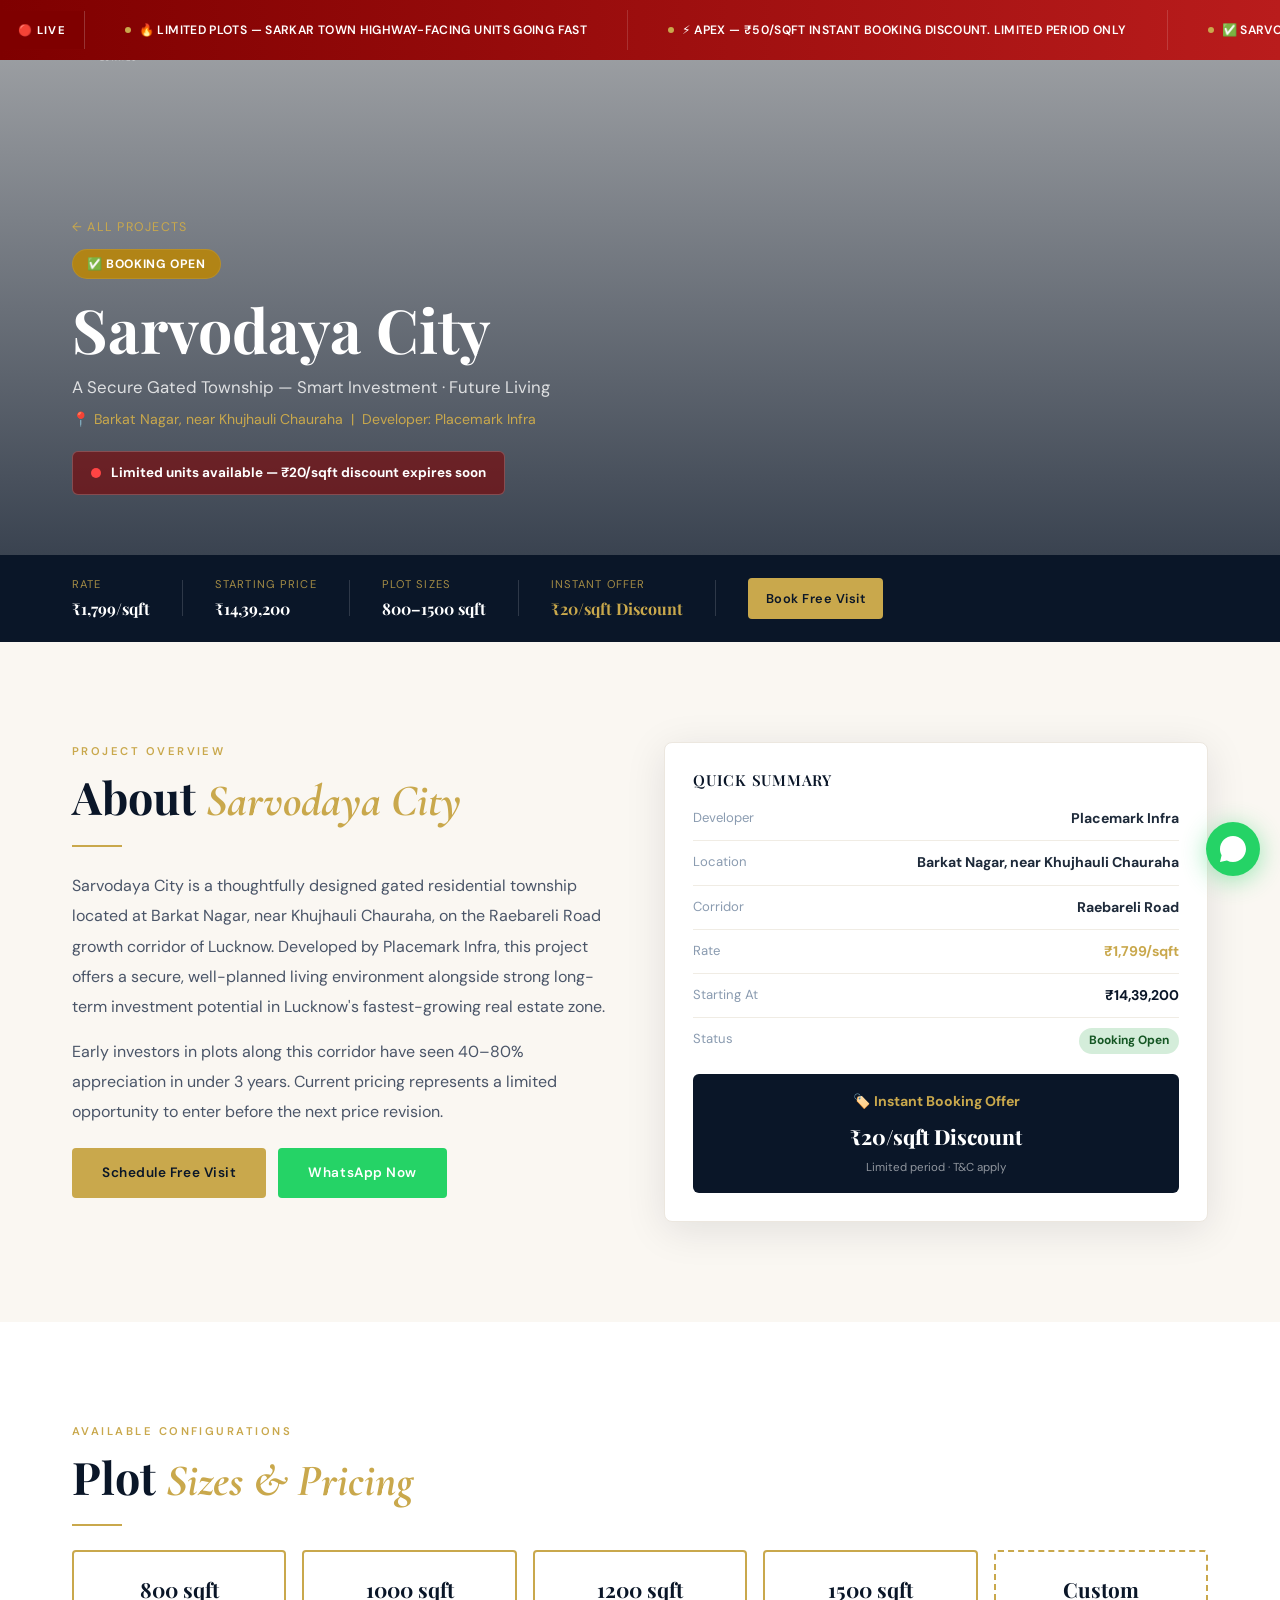
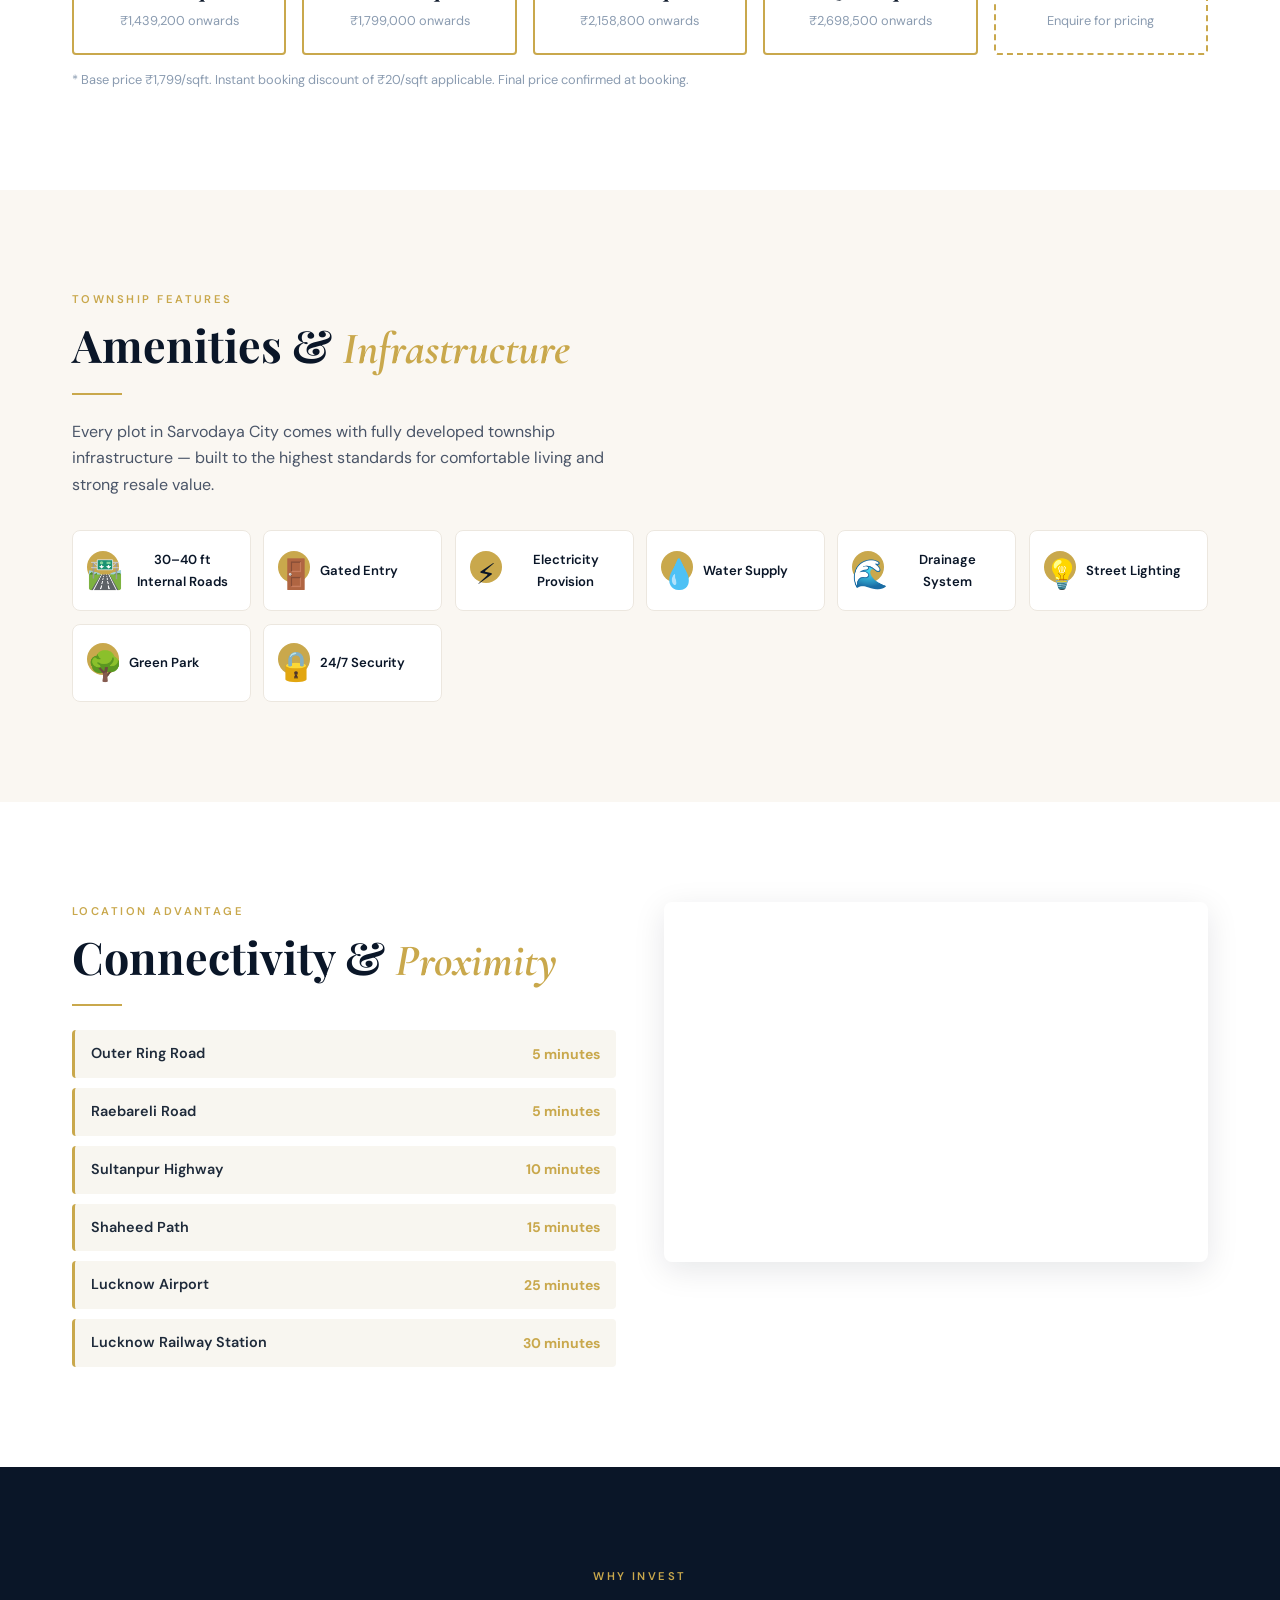
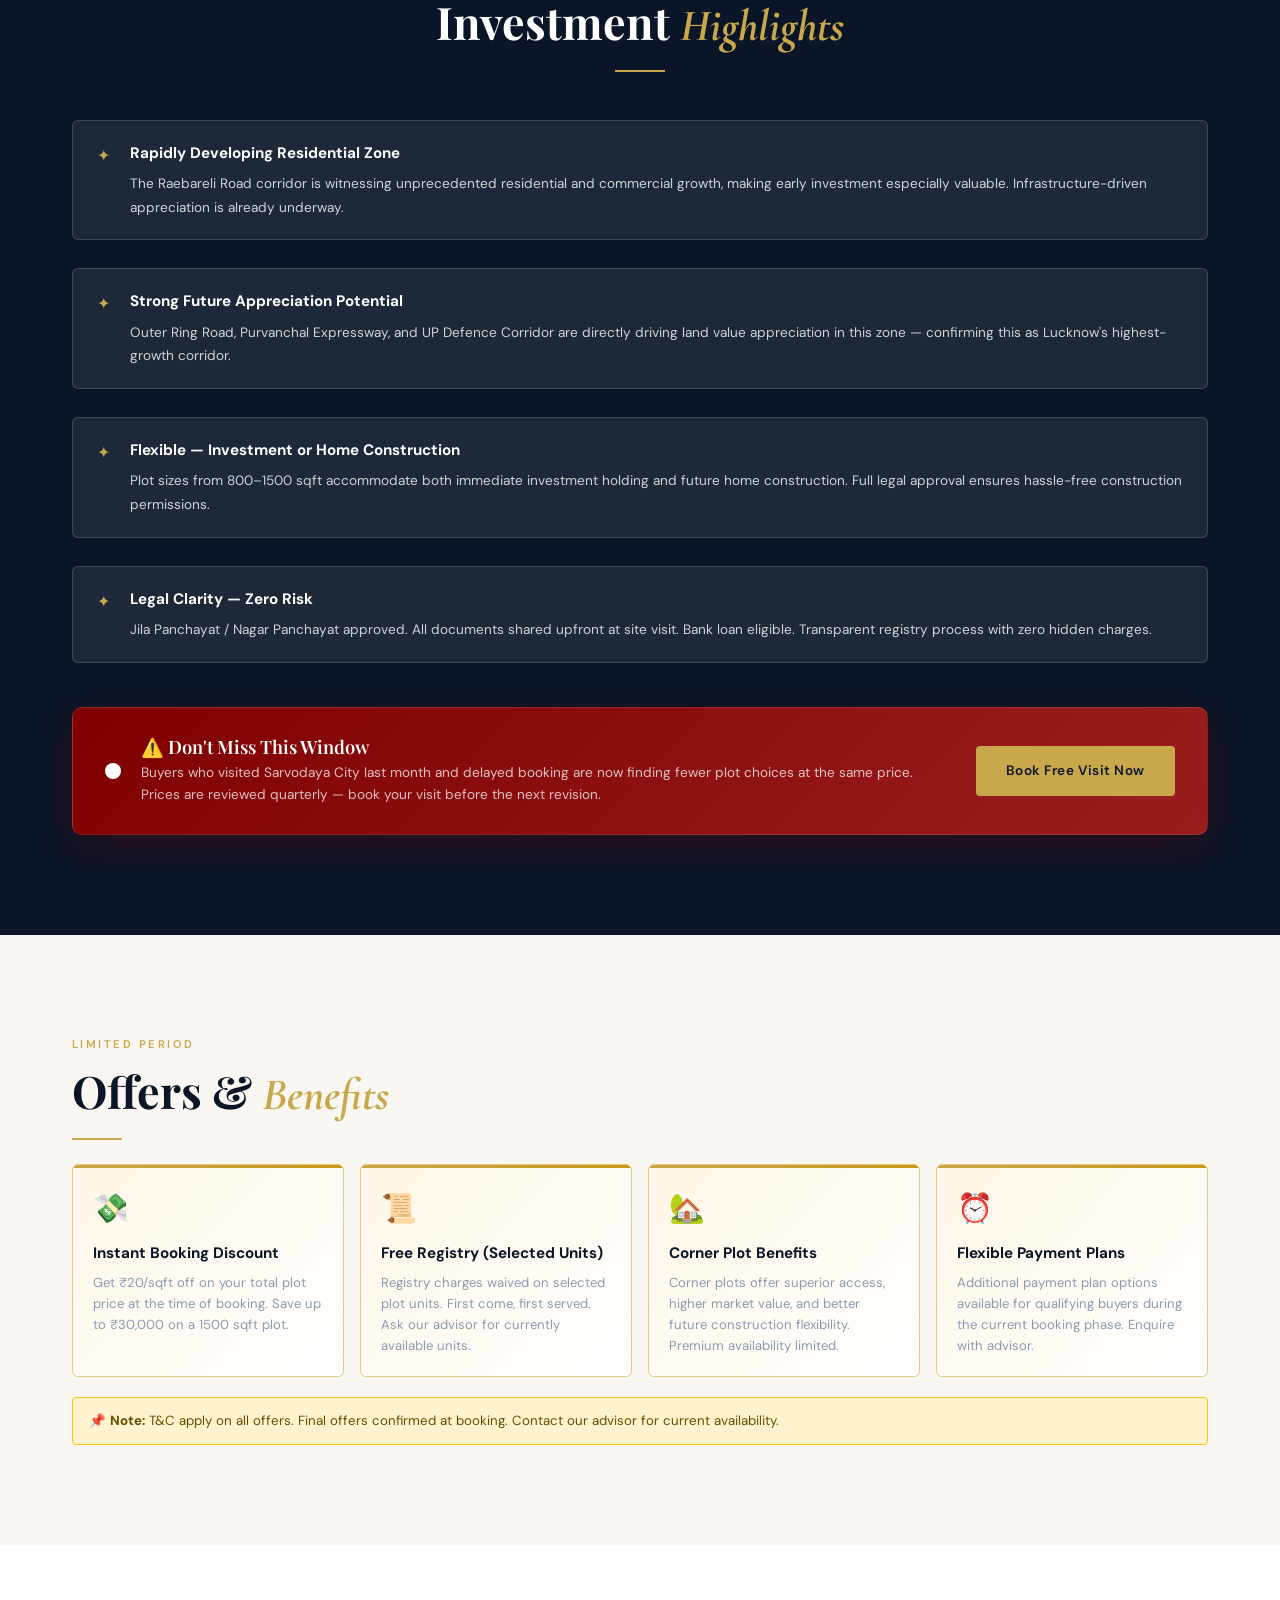
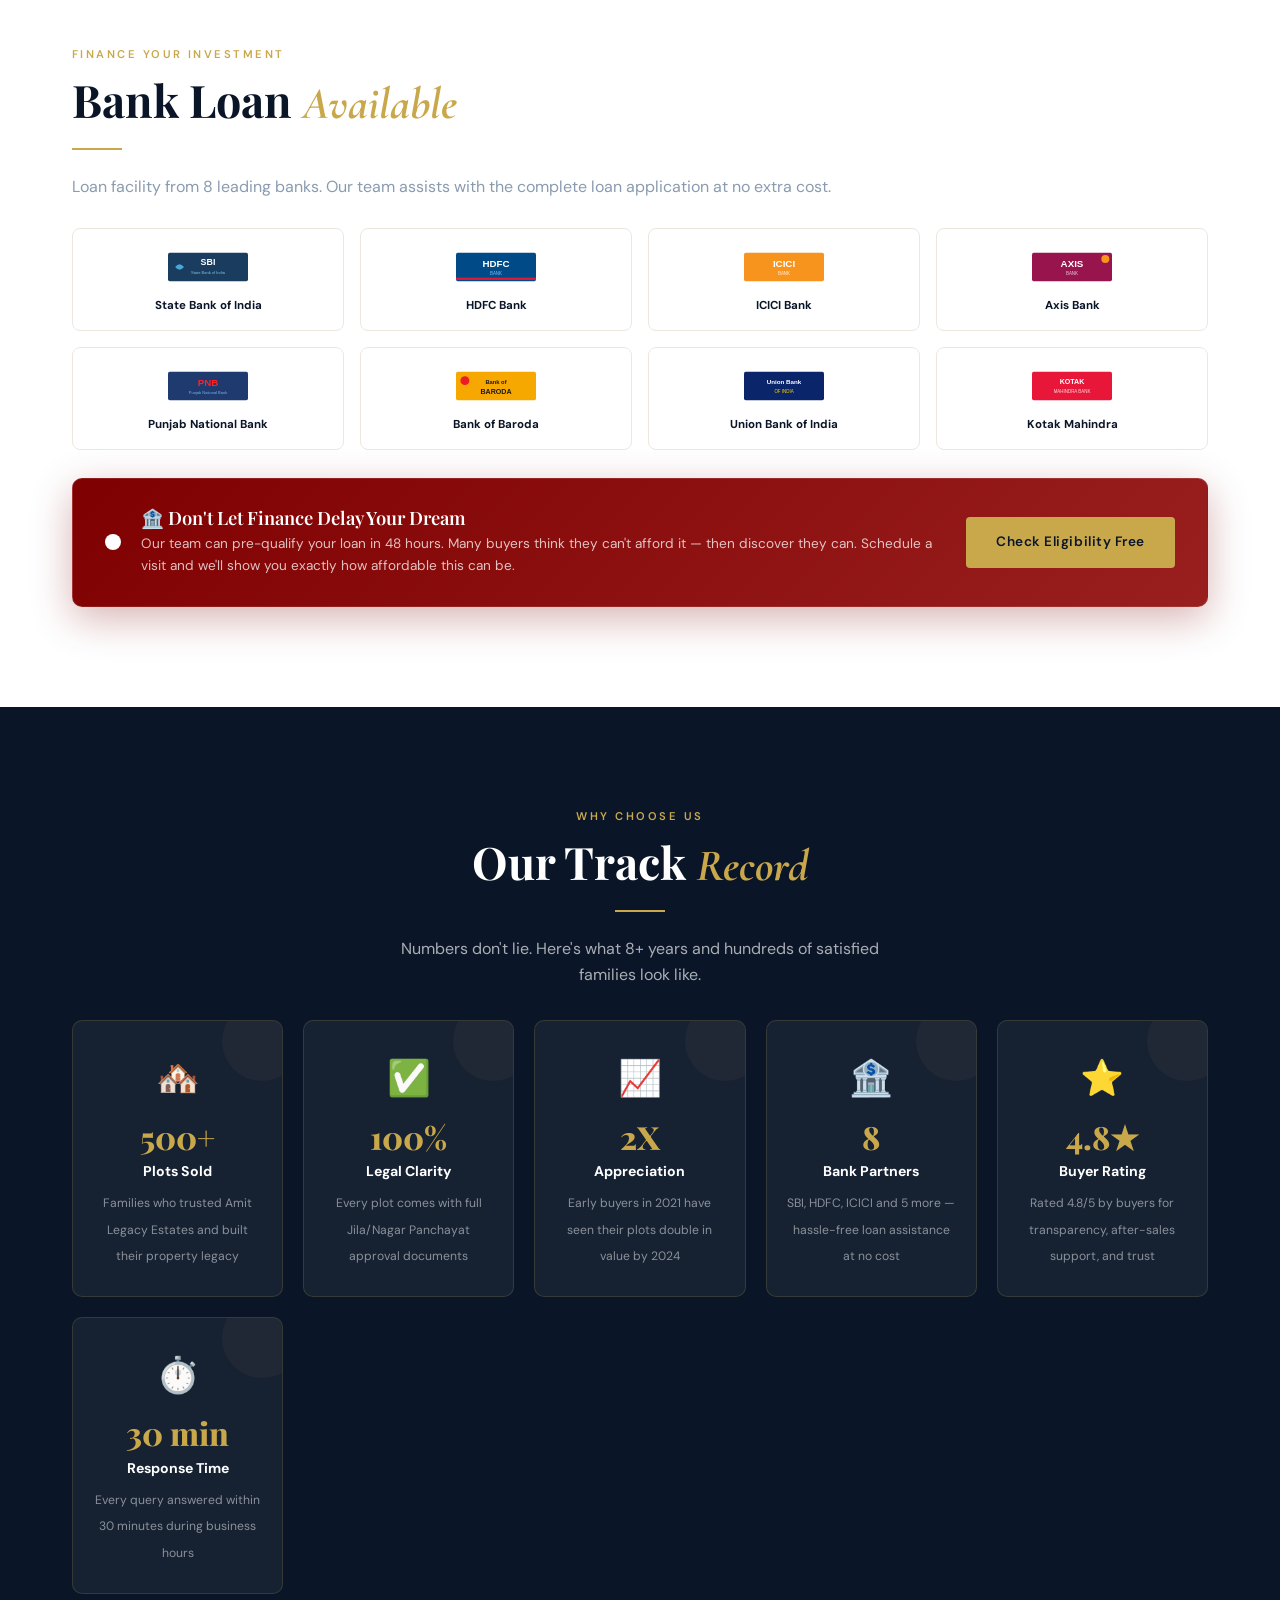
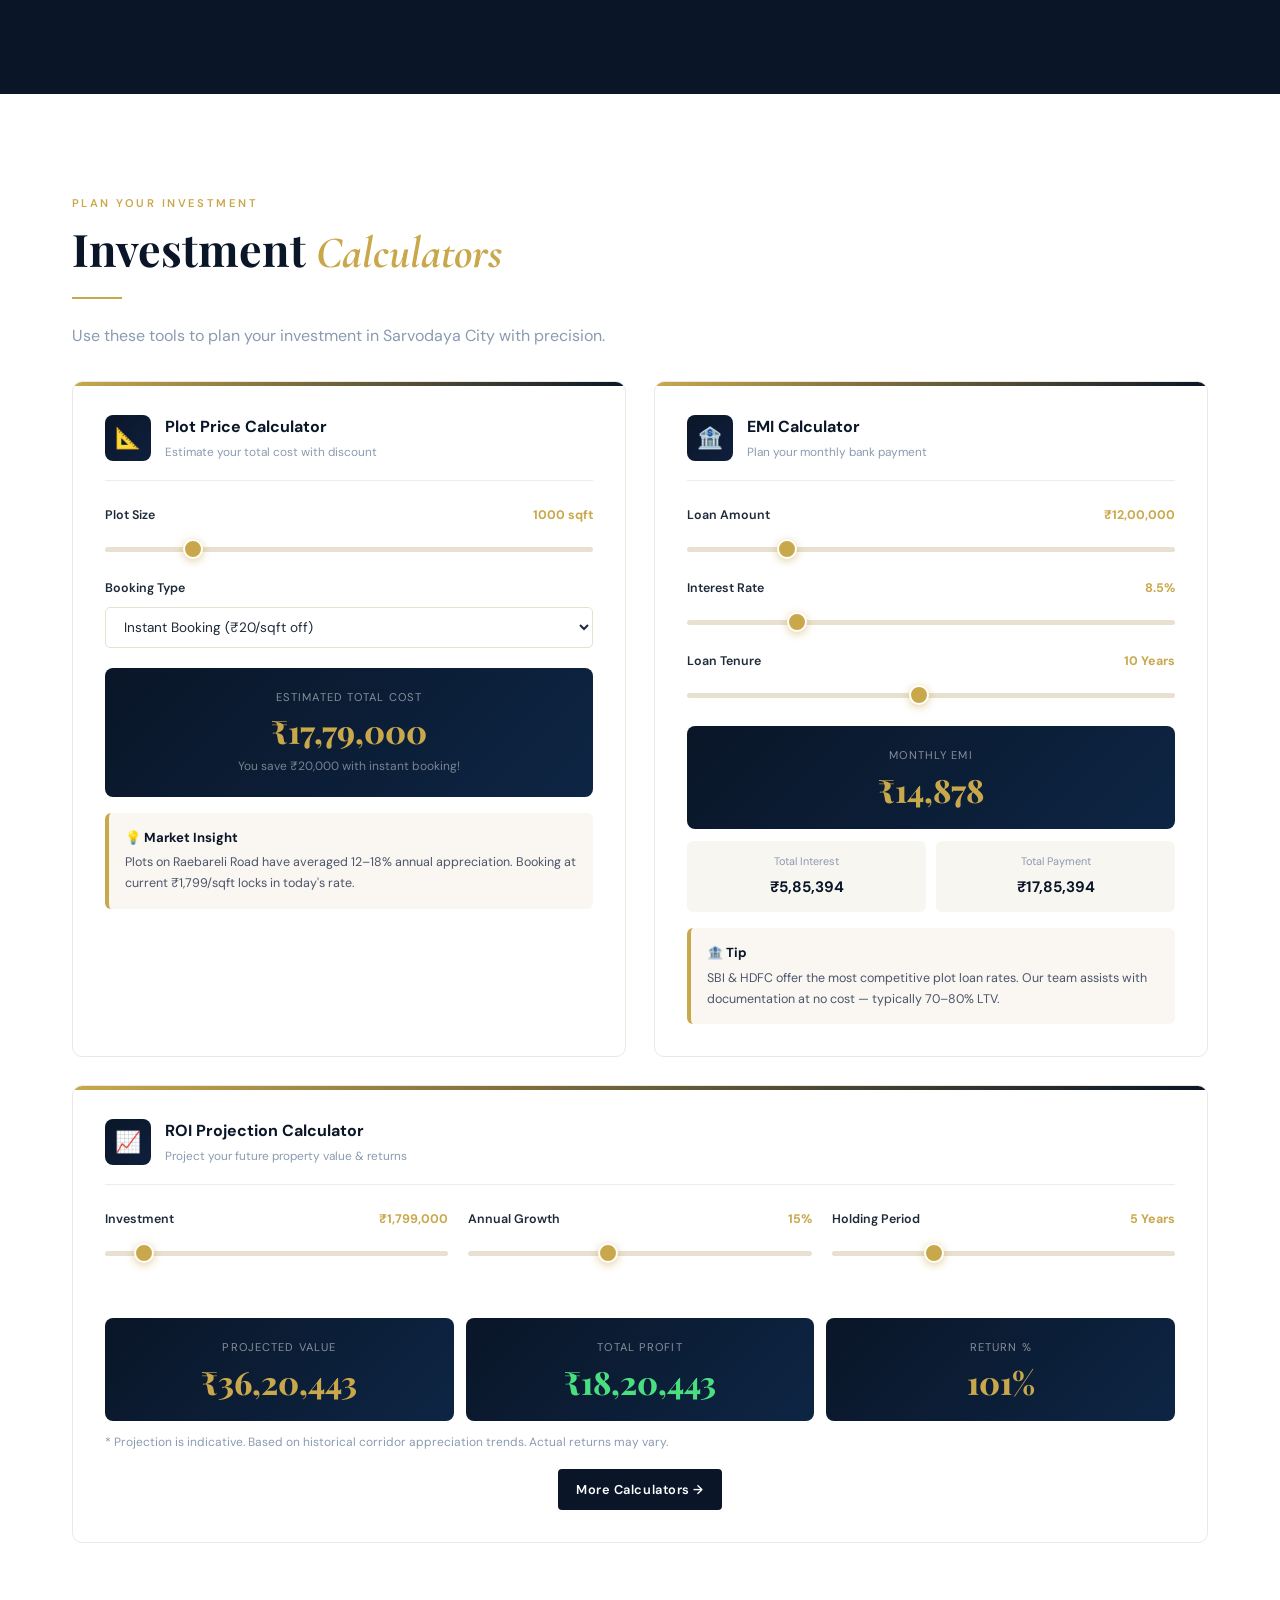
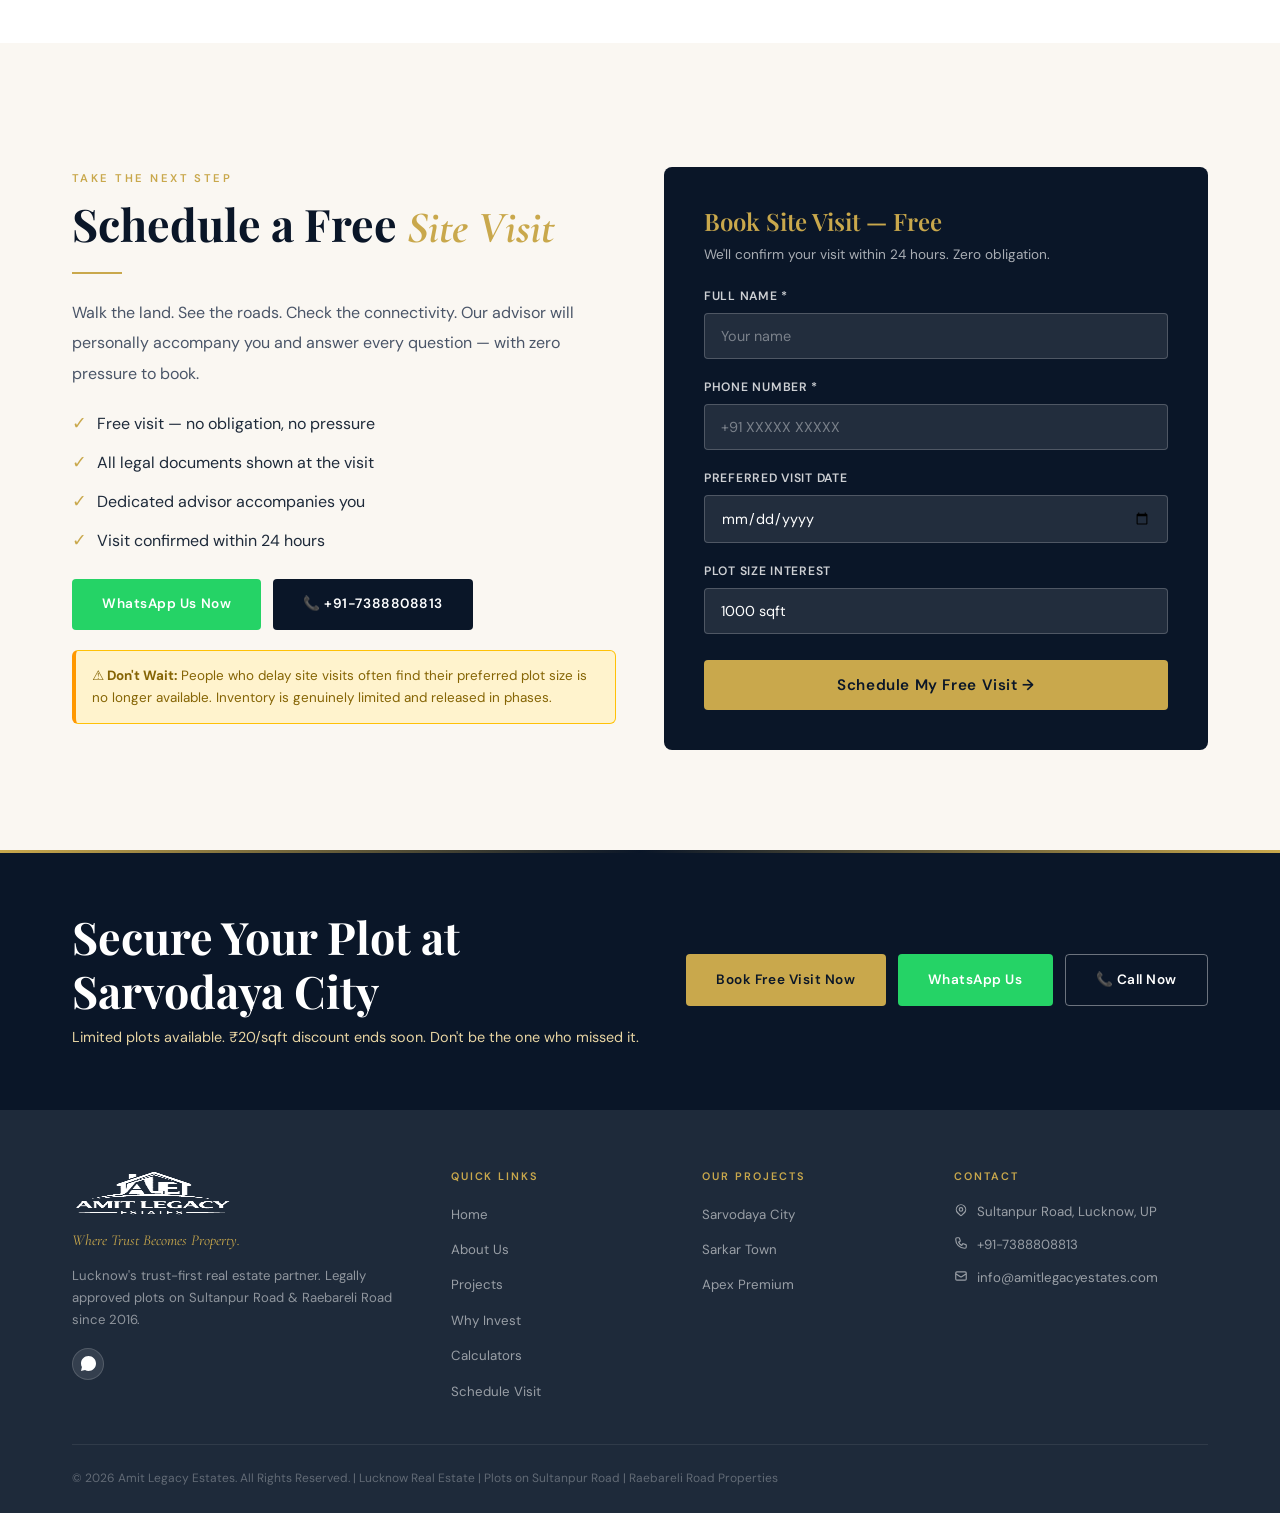
<file: project-sarvodaya-city.html>
<!DOCTYPE html>
<html lang="en">
<head>
  <meta charset="UTF-8"><meta name="viewport" content="width=device-width, initial-scale=1.0">
  <meta name="description" content="Sarvodaya City — Gated Township in Lucknow. Plots from ₹14,39,200. ₹20/sqft instant booking discount. Book now with Amit Legacy Estates.">
  <meta name="keywords" content="Sarvodaya City Lucknow, plots Raebareli Road, Placemark Infra Lucknow, gated township plots Lucknow, plot investment Lucknow 2024, residential plots near Raebareli Road, buy plot Lucknow, Amit Legacy Estates Sarvodaya City">
  <meta property="og:title" content="Sarvodaya City | Amit Legacy Estates | Lucknow">
  <meta property="og:description" content="Gated Township. Plots from ₹14,39,200. ₹20/sqft instant booking discount.">
  <title>Sarvodaya City | Buy Plots in Lucknow | Amit Legacy Estates</title>
  <link rel="stylesheet" href="css/style.css">
  <link rel="stylesheet" href="css/pages.css">
  <link rel="icon" href="assets/images/favicon.png" type="image/png">
  <link rel="apple-touch-icon" href="assets/images/favicon-180.png">
</head>
<body>

<div class="urgency-ticker" role="marquee" aria-label="Current offers">
  <div class="urgency-ticker__inner">
    <div class="urgency-ticker__label">🔴 LIVE</div>
    <div class="urgency-ticker__scroll">
      <div class="urgency-ticker__track">
        <span class="urgency-ticker__item"><span class="urgency-ticker__dot"></span>🔥 LIMITED PLOTS — Sarkar Town highway-facing units going fast</span>
        <span class="urgency-ticker__item"><span class="urgency-ticker__dot"></span>⚡ APEX — ₹50/sqft instant booking discount. Limited period only</span>
        <span class="urgency-ticker__item"><span class="urgency-ticker__dot"></span>✅ SARVODAYA CITY — Book from ₹14.39L. Approved plots ready</span>
        <span class="urgency-ticker__item"><span class="urgency-ticker__dot"></span>🏦 BANK LOANS — SBI, HDFC, ICICI &amp; 5 more. Easy approval</span>
        <span class="urgency-ticker__item"><span class="urgency-ticker__dot"></span>📞 CALL — +91-7388808813 · 30 min response guaranteed</span>
        <span class="urgency-ticker__item"><span class="urgency-ticker__dot"></span>🔥 LIMITED PLOTS — Sarkar Town highway-facing units going fast</span>
        <span class="urgency-ticker__item"><span class="urgency-ticker__dot"></span>⚡ APEX — ₹50/sqft instant booking discount. Limited period only</span>
        <span class="urgency-ticker__item"><span class="urgency-ticker__dot"></span>✅ SARVODAYA CITY — Book from ₹14.39L. Approved plots ready</span>
        <span class="urgency-ticker__item"><span class="urgency-ticker__dot"></span>🏦 BANK LOANS — SBI, HDFC, ICICI &amp; 5 more. Easy approval</span>
        <span class="urgency-ticker__item"><span class="urgency-ticker__dot"></span>📞 CALL — +91-7388808813 · 30 min response guaranteed</span>
      </div>
    </div>
  </div>
</div>
<nav class="nav nav--transparent">
  <div class="nav__inner container">
    <div class="nav__logo"><a href="index.html"><img src="assets/images/logo-white.png" alt="Amit Legacy Estates Logo" width="160" height="52"></a></div>
    <ul class="nav__links">
      <li><a href="index.html">Home</a></li><li><a href="about.html">About</a></li>
      <li><a href="projects.html">Projects</a></li><li><a href="investment-lucknow.html">Why Invest</a></li>
      <li><a href="calculators.html">Calculators</a></li><li><a href="contact.html">Contact</a></li>
    </ul>
    <a href="schedule-visit.html" class="btn btn-gold nav__cta btn-sm">Schedule Visit</a>
    <button class="nav__ham" aria-label="Open menu"><span></span><span></span><span></span></button>
  </div>
</nav>
<nav class="nav__mobile"><a href="index.html">Home</a><a href="about.html">About</a><a href="projects.html">Projects</a><a href="investment-lucknow.html">Why Invest</a><a href="calculators.html">Calculators</a><a href="contact.html">Contact</a><a href="schedule-visit.html" class="btn btn-gold">Schedule Site Visit</a></nav>

<!-- HERO -->
<section class="project-detail-hero">
  <div class="project-detail-hero__bg" style="background-image:url('https://images.unsplash.com/photo-1600596542815-ffad4c1539a9?w=1600&q=80');"></div>
  <div class="project-detail-hero__overlay"></div>
  <div class="container project-detail-hero__content">
    <div class="reveal">
      <a href="projects.html" style="color:var(--gold);font-size:.78rem;letter-spacing:.1em;text-transform:uppercase;">← All Projects</a>
      <div style="margin-top:10px;"><span class="pill" style="background:rgba(184,134,11,.9);color:#fff;padding:4px 14px;border-radius:20px;font-size:.76rem;font-weight:700;letter-spacing:.05em;">✅ BOOKING OPEN</span></div>
      <h1 style="color:#fff;margin-top:14px;font-size:clamp(2rem,5vw,3.8rem);">Sarvodaya City</h1>
      <p style="color:rgba(255,255,255,.8);font-size:1.05rem;margin-top:8px;">A Secure Gated Township — Smart Investment · Future Living</p>
      <p style="color:var(--gold);font-size:.88rem;margin-top:6px;">📍 Barkat Nagar, near Khujhauli Chauraha &nbsp;|&nbsp; Developer: Placemark Infra</p>
      <div style="margin-top:20px;display:inline-flex;align-items:center;gap:10px;background:rgba(127,0,0,.6);border:1px solid rgba(255,255,255,.2);border-radius:6px;padding:10px 18px;">
        <span style="width:10px;height:10px;background:#ff4444;border-radius:50%;animation:umPulse 1.6s infinite;flex-shrink:0;"></span>
        <span style="color:#fff;font-size:.84rem;font-weight:700;">Limited units available — ₹20/sqft discount expires soon</span>
      </div>
    </div>
  </div>
</section>

<!-- META BAR -->
<div class="project-meta-bar">
  <div class="container">
    <div class="project-meta-bar__inner">
      <div class="project-meta-item"><span class="project-meta-item__label">Rate</span><span class="project-meta-item__val">₹1,799/sqft</span></div>
      <div class="project-meta-div"></div>
      <div class="project-meta-item"><span class="project-meta-item__label">Starting Price</span><span class="project-meta-item__val">₹14,39,200</span></div>
      <div class="project-meta-div"></div>
      <div class="project-meta-item"><span class="project-meta-item__label">Plot Sizes</span><span class="project-meta-item__val">800–1500 sqft</span></div>
      <div class="project-meta-div"></div>
      <div class="project-meta-item"><span class="project-meta-item__label">Instant Offer</span><span class="project-meta-item__val" style="color:var(--gold);">₹20/sqft Discount</span></div>
      <div class="project-meta-div"></div>
      <div class="project-meta-item"><a href="#site-visit-form" class="btn btn-gold btn-sm">Book Free Visit</a></div>
    </div>
  </div>
</div>

<!-- OVERVIEW -->
<section class="section section--cream">
  <div class="container">
    <div class="grid-2" style="align-items:start;gap:48px;">
      <div class="reveal">
        <span class="section-label">Project Overview</span>
        <h2>About <span class="italic-accent gold">Sarvodaya City</span></h2>
        <div class="gold-line"></div>
        <p style="margin-top:16px;font-size:1rem;line-height:1.9;">Sarvodaya City is a thoughtfully designed gated residential township located at Barkat Nagar, near Khujhauli Chauraha, on the Raebareli Road growth corridor of Lucknow. Developed by Placemark Infra, this project offers a secure, well-planned living environment alongside strong long-term investment potential in Lucknow's fastest-growing real estate zone.</p>
        <p style="margin-top:14px;line-height:1.9;color:var(--text);">Early investors in plots along this corridor have seen 40–80% appreciation in under 3 years. Current pricing represents a limited opportunity to enter before the next price revision.</p>
        <div style="margin-top:20px;display:flex;gap:12px;flex-wrap:wrap;">
          <a href="#site-visit-form" class="btn btn-gold">Schedule Free Visit</a>
          <a href="https://wa.me/917388808813?text=I%20want%20details%20about%20Sarvodaya%20City" target="_blank" rel="noopener" class="btn btn-whatsapp">WhatsApp Now</a>
        </div>
      </div>
      <div class="reveal d2">
        <div style="background:#fff;border-radius:8px;padding:28px;box-shadow:0 8px 40px rgba(10,22,40,.1);border:1.5px solid #ece7df;">
          <h3 style="font-size:.95rem;color:var(--navy);margin-bottom:18px;text-transform:uppercase;letter-spacing:.05em;">Quick Summary</h3>
          <div style="display:flex;flex-direction:column;gap:10px;">
            <div style="display:flex;justify-content:space-between;padding-bottom:10px;border-bottom:1px solid #f0ece4;"><span style="font-size:.82rem;color:var(--muted);">Developer</span><strong style="font-size:.88rem;">Placemark Infra</strong></div>
            <div style="display:flex;justify-content:space-between;padding-bottom:10px;border-bottom:1px solid #f0ece4;"><span style="font-size:.82rem;color:var(--muted);">Location</span><strong style="font-size:.88rem;">Barkat Nagar, near Khujhauli Chauraha</strong></div>
            <div style="display:flex;justify-content:space-between;padding-bottom:10px;border-bottom:1px solid #f0ece4;"><span style="font-size:.82rem;color:var(--muted);">Corridor</span><strong style="font-size:.88rem;">Raebareli Road</strong></div>
            <div style="display:flex;justify-content:space-between;padding-bottom:10px;border-bottom:1px solid #f0ece4;"><span style="font-size:.82rem;color:var(--muted);">Rate</span><strong style="font-size:.88rem;color:var(--gold);">₹1,799/sqft</strong></div>
            <div style="display:flex;justify-content:space-between;padding-bottom:10px;border-bottom:1px solid #f0ece4;"><span style="font-size:.82rem;color:var(--muted);">Starting At</span><strong style="font-size:.88rem;color:var(--navy);">₹14,39,200</strong></div>
            <div style="display:flex;justify-content:space-between;"><span style="font-size:.82rem;color:var(--muted);">Status</span><span style="background:#d4edda;color:#155724;padding:3px 10px;border-radius:20px;font-size:.75rem;font-weight:700;">Booking Open</span></div>
          </div>
          <div style="margin-top:20px;background:var(--navy);border-radius:6px;padding:16px;text-align:center;">
            <p style="color:var(--gold);font-weight:700;font-size:.88rem;margin-bottom:6px;">🏷️ Instant Booking Offer</p>
            <p style="color:#fff;font-size:1.3rem;font-weight:800;font-family:'Playfair Display',serif;">₹20/sqft Discount</p>
            <p style="color:rgba(255,255,255,.55);font-size:.72rem;margin-top:4px;">Limited period · T&amp;C apply</p>
          </div>
        </div>
      </div>
    </div>
  </div>
</section>

<!-- PLOT SIZES -->
<section class="section" style="background:#fff;">
  <div class="container">
    <div class="reveal"><span class="section-label">Available Configurations</span><h2>Plot <span class="italic-accent gold">Sizes &amp; Pricing</span></h2><div class="gold-line"></div></div>
    <div class="plot-sizes-grid reveal d1">
      <div class="plot-size-card"><strong>800 sqft</strong><span>₹1,439,200 onwards</span></div>
      <div class="plot-size-card"><strong>1000 sqft</strong><span>₹1,799,000 onwards</span></div>
      <div class="plot-size-card"><strong>1200 sqft</strong><span>₹2,158,800 onwards</span></div>
      <div class="plot-size-card"><strong>1500 sqft</strong><span>₹2,698,500 onwards</span></div>
      <div class="plot-size-card" style="border-style:dashed;"><strong>Custom</strong><span>Enquire for pricing</span></div>
    </div>
    <p style="margin-top:14px;font-size:.8rem;color:var(--muted);">* Base price ₹1,799/sqft. Instant booking discount of ₹20/sqft applicable. Final price confirmed at booking.</p>
  </div>
</section>

<!-- AMENITIES — ANIMATED -->
<section class="section section--cream">
  <div class="container">
    <div class="reveal"><span class="section-label">Township Features</span><h2>Amenities &amp; <span class="italic-accent gold">Infrastructure</span></h2><div class="gold-line"></div><p style="margin-top:12px;max-width:560px;">Every plot in Sarvodaya City comes with fully developed township infrastructure — built to the highest standards for comfortable living and strong resale value.</p></div>
    <div class="amenity-grid" style="margin-top:32px;">
      <div class="amenity-item"><div class="amenity-icon">🛣️</div><span>30–40 ft Internal Roads</span></div>
      <div class="amenity-item"><div class="amenity-icon">🚪</div><span>Gated Entry</span></div>
      <div class="amenity-item"><div class="amenity-icon">⚡</div><span>Electricity Provision</span></div>
      <div class="amenity-item"><div class="amenity-icon">💧</div><span>Water Supply</span></div>
      <div class="amenity-item"><div class="amenity-icon">🌊</div><span>Drainage System</span></div>
      <div class="amenity-item"><div class="amenity-icon">💡</div><span>Street Lighting</span></div>
      <div class="amenity-item"><div class="amenity-icon">🌳</div><span>Green Park</span></div>
      <div class="amenity-item"><div class="amenity-icon">🔒</div><span>24/7 Security</span></div>
      
    </div>
  </div>
</section>

<!-- CONNECTIVITY -->
<section class="section" style="background:#fff;">
  <div class="container">
    <div class="grid-2" style="gap:48px;align-items:start;">
      <div class="reveal">
        <span class="section-label">Location Advantage</span>
        <h2>Connectivity &amp; <span class="italic-accent gold">Proximity</span></h2>
        <div class="gold-line"></div>
        <div class="connectivity-list" style="margin-top:20px;"><div class="connectivity-item"><span class="connectivity-item__name">Outer Ring Road</span><span class="connectivity-item__dist">5 minutes</span></div>
<div class="connectivity-item"><span class="connectivity-item__name">Raebareli Road</span><span class="connectivity-item__dist">5 minutes</span></div>
<div class="connectivity-item"><span class="connectivity-item__name">Sultanpur Highway</span><span class="connectivity-item__dist">10 minutes</span></div>
<div class="connectivity-item"><span class="connectivity-item__name">Shaheed Path</span><span class="connectivity-item__dist">15 minutes</span></div>
<div class="connectivity-item"><span class="connectivity-item__name">Lucknow Airport</span><span class="connectivity-item__dist">25 minutes</span></div>
<div class="connectivity-item"><span class="connectivity-item__name">Lucknow Railway Station</span><span class="connectivity-item__dist">30 minutes</span></div></div>
      </div>
      <div class="reveal d2" style="border-radius:8px;overflow:hidden;box-shadow:0 8px 32px rgba(10,22,40,.1);">
        <iframe src="https://maps.google.com/maps?q=Barkat+Nagar,+near+Khujhauli+Chauraha,+Lucknow&output=embed" width="100%" height="360" style="border:0;display:block;" allowfullscreen loading="lazy" title="Sarvodaya City Location Map"></iframe>
      </div>
    </div>
  </div>
</section>

<!-- INVESTMENT HIGHLIGHTS — TEXT VISIBLE FIX -->
<section class="section section--dark">
  <div class="container">
    <div class="text-center mb-48 reveal"><span class="section-label">Why Invest</span><h2>Investment <span class="italic-accent gold">Highlights</span></h2><div class="gold-line gold-line--center"></div></div>
    <div style="display:grid;grid-template-columns:1fr;gap:16px;" class="reveal d1">
      <div class="highlight-item"><span class="highlight-item__icon">✦</span><div><strong>Rapidly Developing Residential Zone</strong><p>The Raebareli Road corridor is witnessing unprecedented residential and commercial growth, making early investment especially valuable. Infrastructure-driven appreciation is already underway.</p></div></div>
      <div class="highlight-item"><span class="highlight-item__icon">✦</span><div><strong>Strong Future Appreciation Potential</strong><p>Outer Ring Road, Purvanchal Expressway, and UP Defence Corridor are directly driving land value appreciation in this zone — confirming this as Lucknow's highest-growth corridor.</p></div></div>
      <div class="highlight-item"><span class="highlight-item__icon">✦</span><div><strong>Flexible — Investment or Home Construction</strong><p>Plot sizes from 800–1500 sqft accommodate both immediate investment holding and future home construction. Full legal approval ensures hassle-free construction permissions.</p></div></div>
      <div class="highlight-item"><span class="highlight-item__icon">✦</span><div><strong>Legal Clarity — Zero Risk</strong><p>Jila Panchayat / Nagar Panchayat approved. All documents shared upfront at site visit. Bank loan eligible. Transparent registry process with zero hidden charges.</p></div></div>
    </div>
    <!-- Urgency box -->
    <div class="urgency-miss-box reveal d2">
      <div class="urgency-miss-box__pulse"></div>
      <div style="flex:1;">
        <h3>⚠️ Don't Miss This Window</h3>
        <p>Buyers who visited Sarvodaya City last month and delayed booking are now finding fewer plot choices at the same price. Prices are reviewed quarterly — book your visit before the next revision.</p>
      </div>
      <a href="#site-visit-form" class="btn btn-gold" style="flex-shrink:0;">Book Free Visit Now</a>
    </div>
  </div>
</section>

<!-- OFFERS -->
<section class="section section--cream">
  <div class="container">
    <div class="reveal"><span class="section-label">Limited Period</span><h2>Offers &amp; <span class="italic-accent gold">Benefits</span></h2><div class="gold-line"></div></div>
    <div class="offer-cards reveal d1">
      <div class="offer-card"><div class="offer-card__icon">💸</div><div class="offer-card__title">Instant Booking Discount</div><div class="offer-card__desc">Get ₹20/sqft off on your total plot price at the time of booking. Save up to ₹30,000 on a 1500 sqft plot.</div></div>
      <div class="offer-card"><div class="offer-card__icon">📜</div><div class="offer-card__title">Free Registry (Selected Units)</div><div class="offer-card__desc">Registry charges waived on selected plot units. First come, first served. Ask our advisor for currently available units.</div></div>
      <div class="offer-card"><div class="offer-card__icon">🏡</div><div class="offer-card__title">Corner Plot Benefits</div><div class="offer-card__desc">Corner plots offer superior access, higher market value, and better future construction flexibility. Premium availability limited.</div></div>
      <div class="offer-card"><div class="offer-card__icon">⏰</div><div class="offer-card__title">Flexible Payment Plans</div><div class="offer-card__desc">Additional payment plan options available for qualifying buyers during the current booking phase. Enquire with advisor.</div></div>
    </div>
    <div class="offer-note reveal d2">📌 <strong>Note:</strong> T&amp;C apply on all offers. Final offers confirmed at booking. Contact our advisor for current availability.</div>
  </div>
</section>

<!-- BANK LOANS — REAL LOGOS -->
<section class="section bank-logos-section">
  <div class="container">
    <div class="reveal"><span class="section-label">Finance Your Investment</span><h2>Bank Loan <span class="italic-accent gold">Available</span></h2><div class="gold-line"></div><p style="margin-top:12px;color:var(--muted);">Loan facility from 8 leading banks. Our team assists with the complete loan application at no extra cost.</p></div>
    <div class="reveal d1"><div class="bank-real-grid">
  <div class="bank-real-card"><div class="bank-real-card__logo-wrap"><svg class="bank-logo-svg" viewBox="0 0 180 64"><rect width="180" height="64" rx="4" fill="#1a3c5e"/><text x="90" y="28" text-anchor="middle" font-family="Arial" font-weight="bold" font-size="20" fill="#fff">SBI</text><text x="90" y="48" text-anchor="middle" font-family="Arial" font-size="9" fill="#7ec8e3">State Bank of India</text><path d="M16 32 Q26 20 36 32 Q26 44 16 32Z" fill="#4fc3f7" opacity=".8"/></svg></div><div class="bank-real-card__name">State Bank of India</div></div>
  <div class="bank-real-card"><div class="bank-real-card__logo-wrap"><svg class="bank-logo-svg" viewBox="0 0 180 64"><rect width="180" height="64" rx="4" fill="#004b87"/><text x="90" y="32" text-anchor="middle" font-family="Arial" font-weight="bold" font-size="22" fill="#fff">HDFC</text><text x="90" y="50" text-anchor="middle" font-family="Arial" font-size="10" fill="#80bfff">BANK</text><rect x="0" y="56" width="180" height="5" fill="#e31837"/></svg></div><div class="bank-real-card__name">HDFC Bank</div></div>
  <div class="bank-real-card"><div class="bank-real-card__logo-wrap"><svg class="bank-logo-svg" viewBox="0 0 180 64"><rect width="180" height="64" rx="4" fill="#f7941d"/><text x="90" y="32" text-anchor="middle" font-family="Arial" font-weight="bold" font-size="22" fill="#fff">ICICI</text><text x="90" y="50" text-anchor="middle" font-family="Arial" font-size="10" fill="rgba(255,255,255,.9)">BANK</text></svg></div><div class="bank-real-card__name">ICICI Bank</div></div>
  <div class="bank-real-card"><div class="bank-real-card__logo-wrap"><svg class="bank-logo-svg" viewBox="0 0 180 64"><rect width="180" height="64" rx="4" fill="#97144d"/><text x="90" y="32" text-anchor="middle" font-family="Arial" font-weight="bold" font-size="22" fill="#fff">AXIS</text><text x="90" y="50" text-anchor="middle" font-family="Arial" font-size="10" fill="rgba(255,255,255,.8)">BANK</text><circle cx="165" cy="14" r="9" fill="#f7941d"/></svg></div><div class="bank-real-card__name">Axis Bank</div></div>
  <div class="bank-real-card"><div class="bank-real-card__logo-wrap"><svg class="bank-logo-svg" viewBox="0 0 180 64"><rect width="180" height="64" rx="4" fill="#1e3a6e"/><text x="90" y="32" text-anchor="middle" font-family="Arial" font-weight="bold" font-size="22" fill="#ff2222">PNB</text><text x="90" y="50" text-anchor="middle" font-family="Arial" font-size="9" fill="#7eb4e8">Punjab National Bank</text></svg></div><div class="bank-real-card__name">Punjab National Bank</div></div>
  <div class="bank-real-card"><div class="bank-real-card__logo-wrap"><svg class="bank-logo-svg" viewBox="0 0 180 64"><rect width="180" height="64" rx="4" fill="#f7a800"/><text x="90" y="28" text-anchor="middle" font-family="Arial" font-weight="bold" font-size="13" fill="#1a1a1a">Bank of</text><text x="90" y="50" text-anchor="middle" font-family="Arial" font-weight="bold" font-size="16" fill="#1a1a1a">BARODA</text><circle cx="20" cy="20" r="10" fill="#ed1c24"/></svg></div><div class="bank-real-card__name">Bank of Baroda</div></div>
  <div class="bank-real-card"><div class="bank-real-card__logo-wrap"><svg class="bank-logo-svg" viewBox="0 0 180 64"><rect width="180" height="64" rx="4" fill="#0a2569"/><text x="90" y="28" text-anchor="middle" font-family="Arial" font-weight="bold" font-size="14" fill="#fff">Union Bank</text><text x="90" y="48" text-anchor="middle" font-family="Arial" font-size="10" fill="#ffd700">OF INDIA</text></svg></div><div class="bank-real-card__name">Union Bank of India</div></div>
  <div class="bank-real-card"><div class="bank-real-card__logo-wrap"><svg class="bank-logo-svg" viewBox="0 0 180 64"><rect width="180" height="64" rx="4" fill="#e8173a"/><text x="90" y="28" text-anchor="middle" font-family="Arial" font-weight="bold" font-size="16" fill="#fff">KOTAK</text><text x="90" y="48" text-anchor="middle" font-family="Arial" font-size="10" fill="rgba(255,255,255,.85)">MAHINDRA BANK</text></svg></div><div class="bank-real-card__name">Kotak Mahindra</div></div>
</div></div>
    <div class="urgency-miss-box reveal d2" style="margin-top:28px;">
      <div class="urgency-miss-box__pulse"></div>
      <div style="flex:1;"><h3>🏦 Don't Let Finance Delay Your Dream</h3><p>Our team can pre-qualify your loan in 48 hours. Many buyers think they can't afford it — then discover they can. Schedule a visit and we'll show you exactly how affordable this can be.</p></div>
      <a href="#site-visit-form" class="btn btn-gold" style="flex-shrink:0;">Check Eligibility Free</a>
    </div>
  </div>
</section>

<!-- TRUST PREMIUM (replaces gallery) -->
<section class="section trust-premium-section">
  <div class="container">
    <div class="text-center mb-40 reveal"><span class="section-label">Why Choose Us</span><h2>Our Track <span class="italic-accent gold">Record</span></h2><div class="gold-line gold-line--center"></div><p style="color:rgba(255,255,255,.65);max-width:500px;margin:0 auto;">Numbers don't lie. Here's what 8+ years and hundreds of satisfied families look like.</p></div>
    <div class="trust-premium-grid reveal d1">
      <div class="tpc"><span class="tpc__icon">🏘️</span><span class="tpc__num">500+</span><span class="tpc__label">Plots Sold</span><span class="tpc__desc">Families who trusted Amit Legacy Estates and built their property legacy</span></div>
      <div class="tpc"><span class="tpc__icon">✅</span><span class="tpc__num">100%</span><span class="tpc__label">Legal Clarity</span><span class="tpc__desc">Every plot comes with full Jila/Nagar Panchayat approval documents</span></div>
      <div class="tpc"><span class="tpc__icon">📈</span><span class="tpc__num">2X</span><span class="tpc__label">Appreciation</span><span class="tpc__desc">Early buyers in 2021 have seen their plots double in value by 2024</span></div>
      <div class="tpc"><span class="tpc__icon">🏦</span><span class="tpc__num">8</span><span class="tpc__label">Bank Partners</span><span class="tpc__desc">SBI, HDFC, ICICI and 5 more — hassle-free loan assistance at no cost</span></div>
      <div class="tpc"><span class="tpc__icon">⭐</span><span class="tpc__num">4.8★</span><span class="tpc__label">Buyer Rating</span><span class="tpc__desc">Rated 4.8/5 by buyers for transparency, after-sales support, and trust</span></div>
      <div class="tpc"><span class="tpc__icon">⏱️</span><span class="tpc__num">30 min</span><span class="tpc__label">Response Time</span><span class="tpc__desc">Every query answered within 30 minutes during business hours</span></div>
    </div>
  </div>
</section>

<!-- PREMIUM CALCULATORS -->
<section class="section" style="background:#fff;" id="calculators">
  <div class="container">
    <div class="reveal"><span class="section-label">Plan Your Investment</span><h2>Investment <span class="italic-accent gold">Calculators</span></h2><div class="gold-line"></div><p style="margin-top:12px;color:var(--muted);">Use these tools to plan your investment in Sarvodaya City with precision.</p></div>
    <div class="calc-premium-wrap reveal d1">

      <!-- PLOT PRICE CALC -->
      <div class="cpc">
        <div class="cpc__header"><div class="cpc__icon-box">📐</div><div><p class="cpc__title">Plot Price Calculator</p><p class="cpc__sub">Estimate your total cost with discount</p></div></div>
        <div class="cpc-range-row"><label>Plot Size <span class="val" id="sasz-v">1000 sqft</span></label><input type="range" id="sasz" min="800" max="2000" step="100" value="1000" oninput="document.getElementById('sasz-v').textContent=this.value+' sqft';saCalcPlot()"></div>
        <div class="cpc-range-row"><label>Booking Type</label><select class="cpc-select" id="sabk" onchange="saCalcPlot()"><option value="0">Standard Booking</option><option value="20" selected>Instant Booking (₹20/sqft off)</option></select></div>
        <div class="cpc-result"><div class="cpc-result__label">Estimated Total Cost</div><div class="cpc-result__val" id="sapr">₹1,799,000</div><div class="cpc-result__sub" id="sasv">Apply instant booking to see savings</div></div>
        <div class="cpc-insight"><h5>💡 Market Insight</h5><p>Plots on Raebareli Road have averaged 12–18% annual appreciation. Booking at current ₹1,799/sqft locks in today's rate.</p></div>
      </div>

      <!-- EMI CALC -->
      <div class="cpc">
        <div class="cpc__header"><div class="cpc__icon-box">🏦</div><div><p class="cpc__title">EMI Calculator</p><p class="cpc__sub">Plan your monthly bank payment</p></div></div>
        <div class="cpc-range-row"><label>Loan Amount <span class="val" id="sala-v">₹12,00,000</span></label><input type="range" id="sala" min="300000" max="5000000" step="50000" value="1200000" oninput="document.getElementById('sala-v').textContent='₹'+parseInt(this.value).toLocaleString('en-IN');saCalcEMI()"></div>
        <div class="cpc-range-row"><label>Interest Rate <span class="val" id="sair-v">8.5%</span></label><input type="range" id="sair" min="7" max="14" step="0.25" value="8.5" oninput="document.getElementById('sair-v').textContent=parseFloat(this.value).toFixed(2)+'%';saCalcEMI()"></div>
        <div class="cpc-range-row"><label>Loan Tenure <span class="val" id="salt-v">10 Years</span></label><input type="range" id="salt" min="1" max="20" step="1" value="10" oninput="document.getElementById('salt-v').textContent=this.value+' Years';saCalcEMI()"></div>
        <div class="cpc-result"><div class="cpc-result__label">Monthly EMI</div><div class="cpc-result__val" id="saem">₹14,866</div></div>
        <div class="cpc-mini-grid"><div class="cpc-mini"><div class="cpc-mini__label">Total Interest</div><div class="cpc-mini__val" id="sati">-</div></div><div class="cpc-mini"><div class="cpc-mini__label">Total Payment</div><div class="cpc-mini__val" id="satp">-</div></div></div>
        <div class="cpc-insight"><h5>🏦 Tip</h5><p>SBI &amp; HDFC offer the most competitive plot loan rates. Our team assists with documentation at no cost — typically 70–80% LTV.</p></div>
      </div>

      <!-- ROI CALC — FULL WIDTH -->
      <div class="cpc calc-full">
        <div class="cpc__header"><div class="cpc__icon-box">📈</div><div><p class="cpc__title">ROI Projection Calculator</p><p class="cpc__sub">Project your future property value &amp; returns</p></div></div>
        <div style="display:grid;grid-template-columns:repeat(auto-fit,minmax(200px,1fr));gap:20px;">
          <div class="cpc-range-row"><label>Investment <span class="val" id="sari-v">₹1,799,000</span></label><input type="range" id="sari" min="1000000" max="10000000" step="50000" value="1799000" oninput="document.getElementById('sari-v').textContent='₹'+parseInt(this.value).toLocaleString('en-IN');saCalcROI()"></div>
          <div class="cpc-range-row"><label>Annual Growth <span class="val" id="sarg-v">15%</span></label><input type="range" id="sarg" min="5" max="30" step="0.5" value="15" oninput="document.getElementById('sarg-v').textContent=parseFloat(this.value).toFixed(1)+'%';saCalcROI()"></div>
          <div class="cpc-range-row"><label>Holding Period <span class="val" id="sary-v">5 Years</span></label><input type="range" id="sary" min="1" max="15" step="1" value="5" oninput="document.getElementById('sary-v').textContent=this.value+' Years';saCalcROI()"></div>
        </div>
        <div style="display:grid;grid-template-columns:repeat(auto-fit,minmax(160px,1fr));gap:12px;margin-top:16px;">
          <div class="cpc-result"><div class="cpc-result__label">Projected Value</div><div class="cpc-result__val" id="sarv">-</div></div>
          <div class="cpc-result"><div class="cpc-result__label">Total Profit</div><div class="cpc-result__val" id="sarp" style="color:#4ade80;">-</div></div>
          <div class="cpc-result"><div class="cpc-result__label">Return %</div><div class="cpc-result__val" id="sarr">-</div></div>
        </div>
        <p style="font-size:.75rem;color:var(--muted);margin-top:12px;">* Projection is indicative. Based on historical corridor appreciation trends. Actual returns may vary.</p>
        <div style="margin-top:16px;text-align:center;"><a href="calculators.html" class="btn btn-navy btn-sm">More Calculators →</a></div>
      </div>

    </div>
  </div>
</section>

<!-- SITE VISIT FORM -->
<section class="section section--cream" id="site-visit-form">
  <div class="container">
    <div class="grid-2" style="gap:48px;align-items:center;">
      <div class="reveal">
        <span class="section-label">Take the Next Step</span>
        <h2>Schedule a Free <span class="italic-accent gold">Site Visit</span></h2>
        <div class="gold-line"></div>
        <p style="margin-top:16px;line-height:1.9;">Walk the land. See the roads. Check the connectivity. Our advisor will personally accompany you and answer every question — with zero pressure to book.</p>
        <div style="margin-top:20px;display:flex;flex-direction:column;gap:10px;">
          <div style="display:flex;align-items:center;gap:10px;"><span style="color:var(--gold);font-size:1.1rem;">✓</span>Free visit — no obligation, no pressure</div>
          <div style="display:flex;align-items:center;gap:10px;"><span style="color:var(--gold);font-size:1.1rem;">✓</span>All legal documents shown at the visit</div>
          <div style="display:flex;align-items:center;gap:10px;"><span style="color:var(--gold);font-size:1.1rem;">✓</span>Dedicated advisor accompanies you</div>
          <div style="display:flex;align-items:center;gap:10px;"><span style="color:var(--gold);font-size:1.1rem;">✓</span>Visit confirmed within 24 hours</div>
        </div>
        <div style="margin-top:24px;display:flex;gap:12px;flex-wrap:wrap;">
          <a href="https://wa.me/917388808813?text=I%20want%20to%20schedule%20a%20site%20visit%20for%20Sarvodaya%20City" class="btn btn-whatsapp" target="_blank" rel="noopener">WhatsApp Us Now</a>
          <a href="tel:+917388808813" class="btn btn-navy">📞 +91-7388808813</a>
        </div>
        <div style="margin-top:20px;background:#fff3cd;border:1px solid #ffc107;border-radius:6px;padding:14px 16px;border-left:4px solid #ff9800;">
          <p style="font-size:.84rem;color:#856404;margin:0;"><strong>⚠️ Don't Wait:</strong> People who delay site visits often find their preferred plot size is no longer available. Inventory is genuinely limited and released in phases.</p>
        </div>
      </div>
      <div class="reveal d2">
        <div class="site-visit-form-box">
          <h3>Book Site Visit — Free</h3>
          <p style="color:rgba(255,255,255,.65);font-size:.85rem;margin-bottom:20px;">We'll confirm your visit within 24 hours. Zero obligation.</p>
          <form data-form="sarvodaya-city-visit" novalidate>
            <div class="form-group"><label class="form-label">Full Name *</label><input type="text" class="form-control" name="name" placeholder="Your name" required autocomplete="name"></div>
            <div class="form-group"><label class="form-label">Phone Number *</label><input type="tel" class="form-control" name="phone" placeholder="+91 XXXXX XXXXX" required autocomplete="tel"></div>
            <div class="form-group"><label class="form-label">Preferred Visit Date</label><input type="date" class="form-control" name="date"></div>
            <div class="form-group"><label class="form-label">Plot Size Interest</label><select class="form-control" name="size"><option>800 sqft</option><option selected>1000 sqft</option><option>1200 sqft</option><option>1500 sqft</option><option>Custom / Not decided</option></select></div>
            <button type="submit" class="btn btn-gold btn-full" style="padding:15px;margin-top:8px;font-size:.95rem;">Schedule My Free Visit →</button>
          </form>
          <div class="form-success-msg" id="sa-form-success" style="display:none;">✓ Site visit scheduled! Our advisor will call you within 24 hours to confirm.</div>
        </div>
      </div>
    </div>
  </div>
</section>

<!-- CTA STRIP -->
<section class="cta-strip">
  <div class="container">
    <div class="cta-strip__inner reveal">
      <div><h2>Secure Your Plot at Sarvodaya City</h2><p>Limited plots available. ₹20/sqft discount ends soon. Don't be the one who missed it.</p></div>
      <div class="cta-strip__actions">
        <a href="#site-visit-form" class="btn btn-gold">Book Free Visit Now</a>
        <a href="https://wa.me/917388808813?text=I%20want%20to%20book%20a%20plot%20at%20Sarvodaya%20City" target="_blank" rel="noopener" class="btn btn-whatsapp">WhatsApp Us</a>
        <a href="tel:+917388808813" class="btn btn-outline">📞 Call Now</a>
      </div>
    </div>
  </div>
</section>

<footer>
  <div class="container">
    <div class="footer__grid">
      <div><div class="footer__logo mb-8"><img src="assets/images/logo-white.png" alt="Amit Legacy Estates" width="160" height="46" loading="lazy"></div><p class="footer__tagline">Where Trust Becomes Property.</p><p class="footer__desc">Lucknow's trust-first real estate partner. Legally approved plots on Sultanpur Road &amp; Raebareli Road since 2016.</p><div class="footer__social"><a href="https://wa.me/917388808813" target="_blank" rel="noopener" aria-label="WhatsApp" style="width:32px;height:32px;border-radius:50%;background:rgba(255,255,255,.1);display:flex;align-items:center;justify-content:center;"><svg width="15" height="15" fill="white" viewBox="0 0 24 24"><path d="M17.472 14.382c-.297-.149-1.758-.867-2.03-.967-.273-.099-.471-.148-.67.15-.197.297-.767.966-.94 1.164-.173.199-.347.223-.644.075-.297-.15-1.255-.463-2.39-1.475-.883-.788-1.48-1.761-1.653-2.059-.173-.297-.018-.458.13-.606.134-.133.298-.347.446-.52.149-.174.198-.298.298-.497.099-.198.05-.371-.025-.52-.075-.149-.669-1.612-.916-2.207-.242-.579-.487-.5-.669-.51a5.2 5.2 0 00-.57-.01c-.198 0-.52.074-.792.372-.272.297-1.04 1.016-1.04 2.479s1.065 2.875 1.213 3.074c.149.198 2.096 3.2 5.077 4.487.709.306 1.262.489 1.694.625.712.227 1.36.195 1.871.118.571-.085 1.758-.719 2.006-1.413.248-.694.248-1.289.173-1.413-.074-.124-.272-.198-.57-.347z"/><path d="M12 0C5.373 0 0 5.373 0 12c0 2.09.537 4.053 1.475 5.766L0 24l6.409-1.432A11.94 11.94 0 0012 24c6.627 0 12-5.373 12-12S18.627 0 12 0z"/></svg></a></div></div>
      <div><h4 class="footer__heading">Quick Links</h4><ul class="footer__links"><li><a href="index.html">Home</a></li><li><a href="about.html">About Us</a></li><li><a href="projects.html">Projects</a></li><li><a href="investment-lucknow.html">Why Invest</a></li><li><a href="calculators.html">Calculators</a></li><li><a href="schedule-visit.html">Schedule Visit</a></li></ul></div>
      <div><h4 class="footer__heading">Our Projects</h4><ul class="footer__links"><li><a href="project-sarvodaya-city.html">Sarvodaya City</a></li><li><a href="project-sarkar-town.html">Sarkar Town</a></li><li><a href="project-apex.html">Apex Premium</a></li></ul></div>
      <div><h4 class="footer__heading">Contact</h4><div class="footer__contact-item"><svg width="14" height="14" fill="none" stroke="currentColor" stroke-width="2" viewBox="0 0 24 24"><path d="M17.657 16.657L13.414 20.9a2 2 0 01-2.827 0l-4.244-4.243a8 8 0 1111.314 0z"/><circle cx="12" cy="11" r="3"/></svg>Sultanpur Road, Lucknow, UP</div><div class="footer__contact-item"><svg width="14" height="14" fill="none" stroke="currentColor" stroke-width="2" viewBox="0 0 24 24"><path d="M3 5a2 2 0 012-2h3.28a1 1 0 01.948.684l1.498 4.493a1 1 0 01-.502 1.21l-2.257 1.13a11.042 11.042 0 005.516 5.516l1.13-2.257a1 1 0 011.21-.502l4.493 1.498a1 1 0 01.684.949V19a2 2 0 01-2 2h-1C9.716 21 3 14.284 3 6V5z"/></svg><a href="tel:+917388808813" style="color:inherit;">+91-7388808813</a></div><div class="footer__contact-item"><svg width="14" height="14" fill="none" stroke="currentColor" stroke-width="2" viewBox="0 0 24 24"><path d="M3 8l7.89 5.26a2 2 0 002.22 0L21 8M5 19h14a2 2 0 002-2V7a2 2 0 00-2-2H5a2 2 0 00-2 2v10a2 2 0 002 2z"/></svg><a href="mailto:info@amitlegacyestates.com" style="color:inherit;">info@amitlegacyestates.com</a></div></div>
    </div>
    <div class="footer__bottom"><span>© 2026 Amit Legacy Estates. All Rights Reserved. | Lucknow Real Estate | Plots on Sultanpur Road | Raebareli Road Properties</span></div>
  </div>
</footer>
<a href="https://wa.me/917388808813" class="wa-float" target="_blank" rel="noopener" aria-label="Chat on WhatsApp"><svg width="26" height="26" fill="white" viewBox="0 0 24 24"><path d="M17.472 14.382c-.297-.149-1.758-.867-2.03-.967-.273-.099-.471-.148-.67.15-.197.297-.767.966-.94 1.164-.173.199-.347.223-.644.075-.297-.15-1.255-.463-2.39-1.475-.883-.788-1.48-1.761-1.653-2.059-.173-.297-.018-.458.13-.606.134-.133.298-.347.446-.52.149-.174.198-.298.298-.497.099-.198.05-.371-.025-.52-.075-.149-.669-1.612-.916-2.207-.242-.579-.487-.5-.669-.51a5.2 5.2 0 00-.57-.01c-.198 0-.52.074-.792.372-.272.297-1.04 1.016-1.04 2.479s1.065 2.875 1.213 3.074c.149.198 2.096 3.2 5.077 4.487.709.306 1.262.489 1.694.625.712.227 1.36.195 1.871.118.571-.085 1.758-.719 2.006-1.413.248-.694.248-1.289.173-1.413-.074-.124-.272-.198-.57-.347z"/><path d="M12 0C5.373 0 0 5.373 0 12c0 2.09.537 4.053 1.475 5.766L0 24l6.409-1.432A11.94 11.94 0 0012 24c6.627 0 12-5.373 12-12S18.627 0 12 0z"/></svg></a>

<!-- LEAD POPUP -->
<div class="lead-popup" id="leadPopup">
  <div class="lead-popup__overlay" onclick="document.getElementById('leadPopup').classList.remove('active')"></div>
  <div class="lead-popup__box">
    <button class="lead-popup__close" onclick="document.getElementById('leadPopup').classList.remove('active')" aria-label="Close">✕</button>
    <span class="section-label">Exclusive Offer</span>
    <h3 style="font-size:1.3rem;color:var(--navy);margin-bottom:4px;">Get ₹20/sqft Instant Discount</h3>
    <p style="font-size:.84rem;color:var(--muted);margin-bottom:20px;">Share your details and receive full offer details for Sarvodaya City.</p>
    <form data-form="popup-sarvodaya-city" novalidate>
      <div class="form-group"><label class="form-label">Full Name</label><input type="text" name="name" class="form-control" placeholder="Your name" required></div>
      <div class="form-group"><label class="form-label">Phone Number</label><input type="tel" name="phone" class="form-control" placeholder="+91 XXXXX XXXXX" required></div>
      <div class="form-group"><label class="form-label">Project</label><select name="project" class="form-control"><option selected>Sarvodaya City</option><option>Sarvodaya City</option><option>Sarkar Town</option><option>Apex</option></select></div>
      <button type="submit" class="btn btn-gold btn-full" style="padding:13px;">Get Offer Details →</button>
    </form>
  </div>
</div>

<script src="js/form-email.js"></script>
<script src="js/main.js"></script>
<script src="js/extras.js"></script>
<script>
const saRate = 1799;
function fmt(n){return '₹'+Math.round(n).toLocaleString('en-IN');}

function saCalcPlot(){
  const sz=parseInt(document.getElementById('sasz').value);
  const dk=parseInt(document.getElementById('sabk').value);
  const price=((saRate-dk)*sz);
  const saving=dk*sz;
  document.getElementById('sapr').textContent=fmt(price);
  document.getElementById('sasv').textContent=dk>0?'You save '+fmt(saving)+' with instant booking!':'Select instant booking to see savings';
}

function saCalcEMI(){
  const P=parseInt(document.getElementById('sala').value);
  const r=parseFloat(document.getElementById('sair').value)/12/100;
  const n=parseInt(document.getElementById('salt').value)*12;
  const emi=P*r*Math.pow(1+r,n)/(Math.pow(1+r,n)-1);
  const total=emi*n;
  document.getElementById('saem').textContent=fmt(emi);
  document.getElementById('sati').textContent=fmt(total-P);
  document.getElementById('satp').textContent=fmt(total);
}

function saCalcROI(){
  const inv=parseInt(document.getElementById('sari').value);
  const rate=parseFloat(document.getElementById('sarg').value)/100;
  const yrs=parseInt(document.getElementById('sary').value);
  const val=inv*Math.pow(1+rate,yrs);
  const profit=val-inv;
  const pct=((profit/inv)*100).toFixed(0);
  document.getElementById('sarv').textContent=fmt(val);
  document.getElementById('sarp').textContent=fmt(profit);
  document.getElementById('sarr').textContent=pct+'%';
}

// Init
saCalcPlot(); saCalcEMI(); saCalcROI();

// Form submit handled by form-email.js

// Amenity animation
(function(){
  const items=document.querySelectorAll('.amenity-item');
  if(!items.length)return;
  const io=new IntersectionObserver(entries=>{
    entries.forEach(e=>{if(e.isIntersecting){e.target.classList.add('anim-in');io.unobserve(e.target);}});
  },{threshold:0.1});
  items.forEach(el=>io.observe(el));
})();
</script>
</body>
</html>
</file>
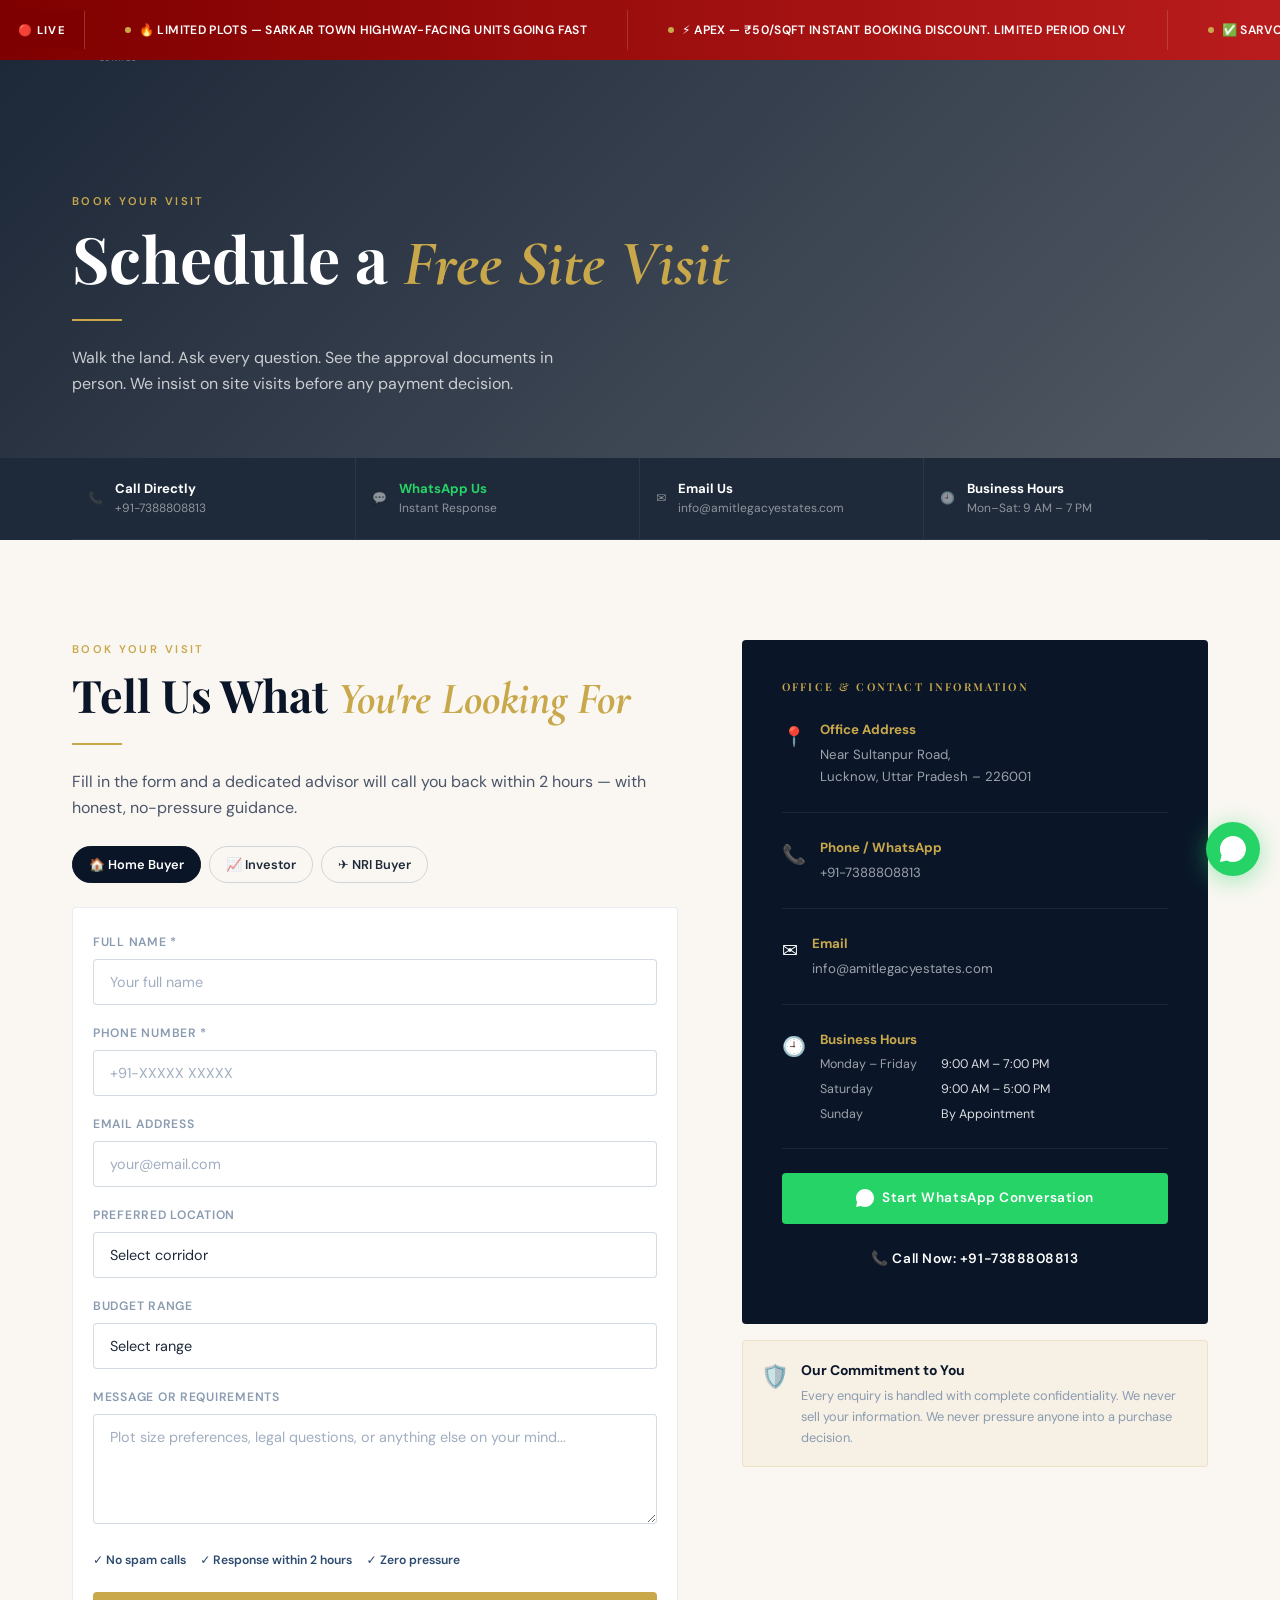
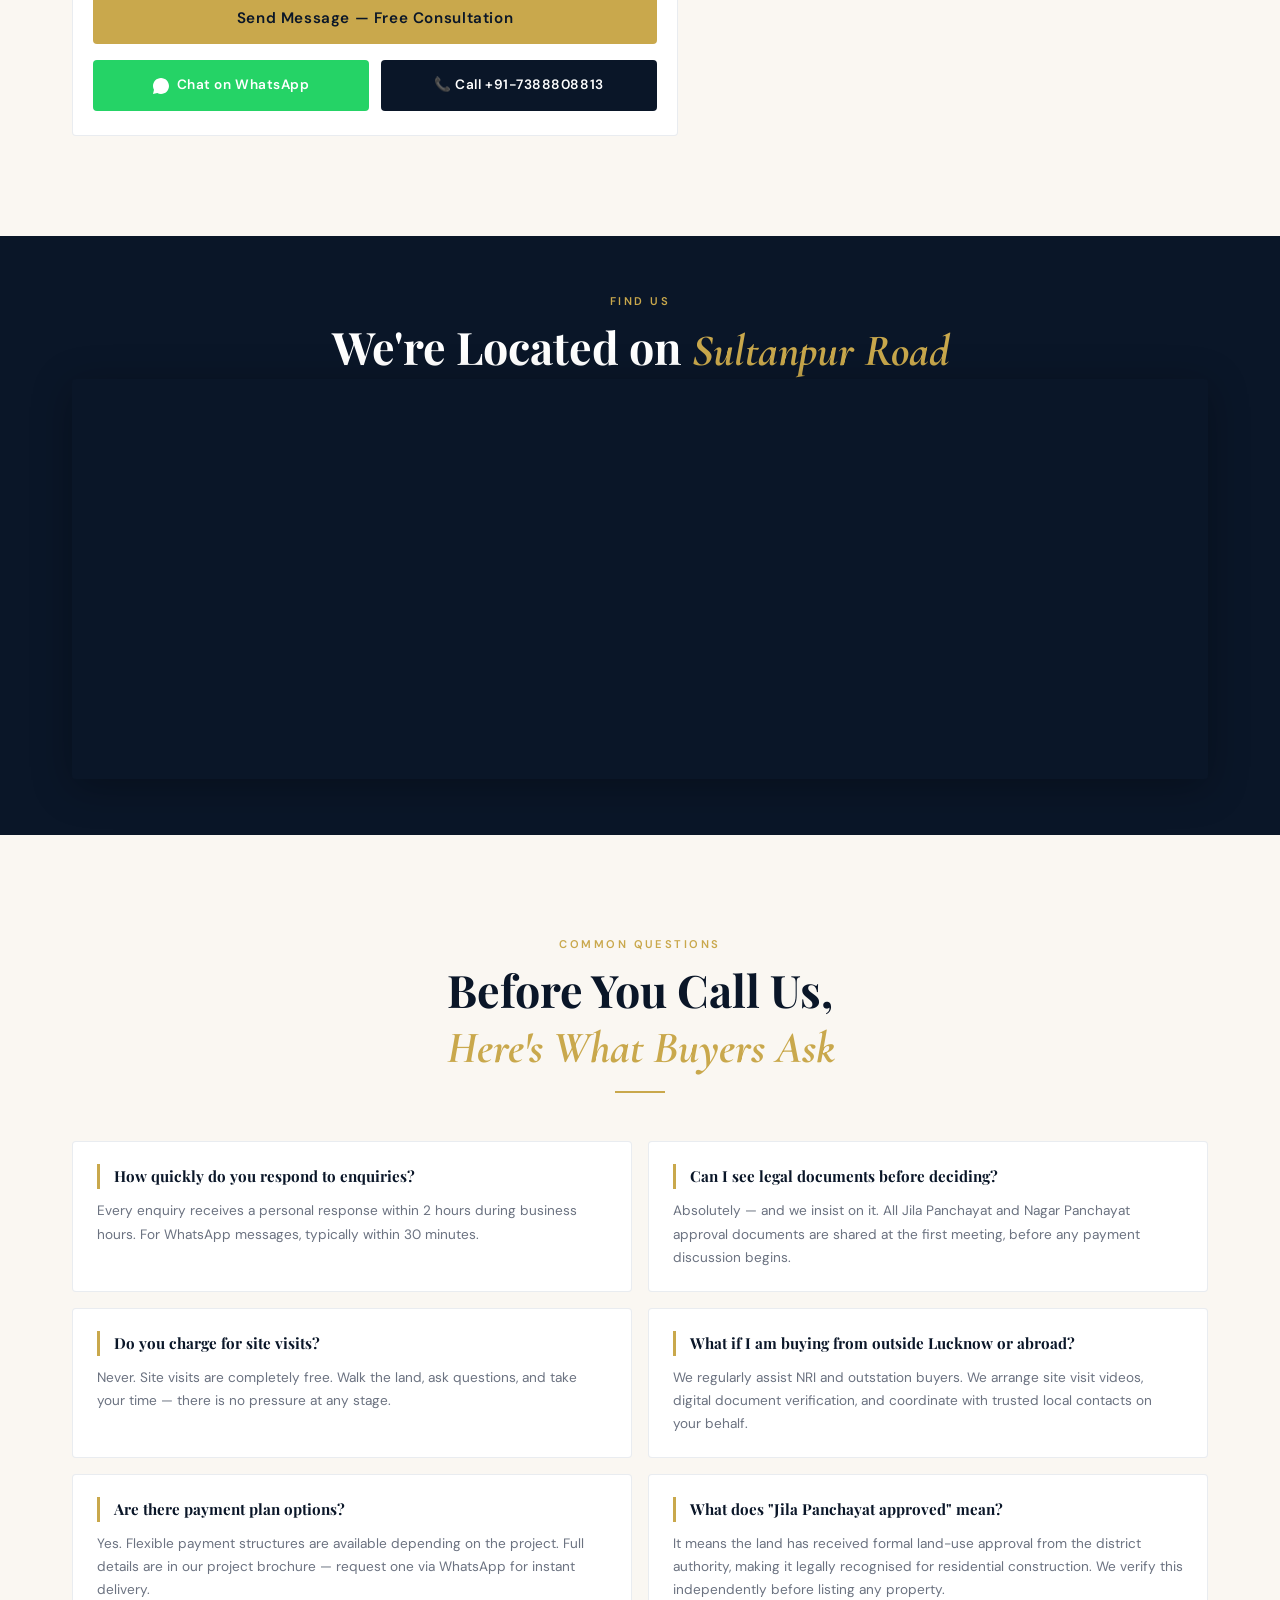
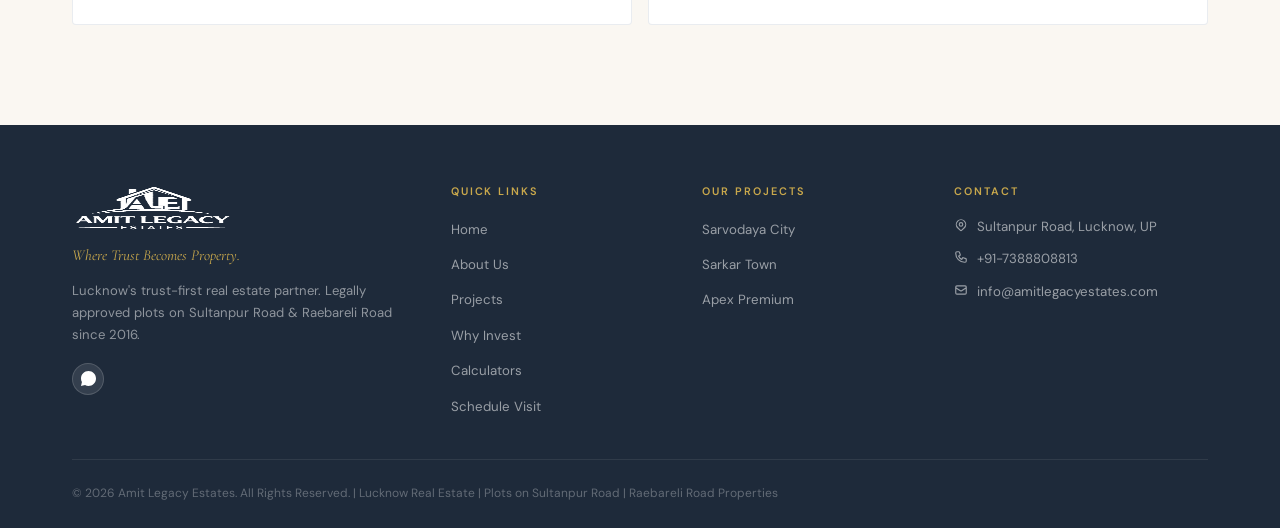
<file: schedule-visit.html>
<!DOCTYPE html>
<html lang="en">
<head>
  <meta charset="UTF-8"><meta name="viewport" content="width=device-width, initial-scale=1.0">
  <meta name="description" content="Schedule a free site visit with Amit Legacy Estates. Call +91-7388808813 or WhatsApp us. No pressure. No obligation.">
  <title>Schedule Site Visit | Amit Legacy Estates | Lucknow</title>
  <link rel="stylesheet" href="css/style.css"><link rel="stylesheet" href="css/pages.css">
  <link rel="apple-touch-icon" href="assets/images/favicon-180.png">
  <link rel="icon" href="assets/images/favicon.png" type="image/png">
</head>
<body>
<div class="urgency-ticker" role="marquee" aria-label="Current offers">
  <div class="urgency-ticker__inner">
    <div class="urgency-ticker__label">🔴 LIVE</div>
    <div class="urgency-ticker__scroll">
      <div class="urgency-ticker__track">
        <span class="urgency-ticker__item"><span class="urgency-ticker__dot"></span>🔥 LIMITED PLOTS — Sarkar Town highway-facing units going fast</span>
        <span class="urgency-ticker__item"><span class="urgency-ticker__dot"></span>⚡ APEX — ₹50/sqft instant booking discount. Limited period only</span>
        <span class="urgency-ticker__item"><span class="urgency-ticker__dot"></span>✅ SARVODAYA CITY — Book from ₹14.39L. Approved plots ready</span>
        <span class="urgency-ticker__item"><span class="urgency-ticker__dot"></span>🏦 BANK LOANS — SBI, HDFC, ICICI &amp; 5 more. Easy approval</span>
        <span class="urgency-ticker__item"><span class="urgency-ticker__dot"></span>📞 CALL — +91-7388808813 · 30 min response guaranteed</span>
        <span class="urgency-ticker__item"><span class="urgency-ticker__dot"></span>🔥 LIMITED PLOTS — Sarkar Town highway-facing units going fast</span>
        <span class="urgency-ticker__item"><span class="urgency-ticker__dot"></span>⚡ APEX — ₹50/sqft instant booking discount. Limited period only</span>
        <span class="urgency-ticker__item"><span class="urgency-ticker__dot"></span>✅ SARVODAYA CITY — Book from ₹14.39L. Approved plots ready</span>
        <span class="urgency-ticker__item"><span class="urgency-ticker__dot"></span>🏦 BANK LOANS — SBI, HDFC, ICICI &amp; 5 more. Easy approval</span>
        <span class="urgency-ticker__item"><span class="urgency-ticker__dot"></span>📞 CALL — +91-7388808813 · 30 min response guaranteed</span>
      </div>
    </div>
  </div>
</div>
<nav class="nav nav--transparent">
  <div class="nav__inner container">
    <div class="nav__logo"><a href="index.html"><img src="assets/images/logo-white.png" alt="Amit Legacy Estates Logo" width="160" height="52"></a></div>
    <ul class="nav__links">
      <li><a href="index.html">Home</a></li><li><a href="about.html">About</a></li>
      <li><a href="projects.html">Projects</a></li><li><a href="investment-lucknow.html">Why Invest</a></li>
      <li><a href="calculators.html">Calculators</a></li><li><a href="contact.html">Contact</a></li>
    </ul>
    <a href="schedule-visit.html" class="btn btn-gold nav__cta btn-sm">Schedule Visit</a>
    <button class="nav__ham" aria-label="Open menu"><span></span><span></span><span></span></button>
  </div>
</nav>
<nav class="nav__mobile"><a href="index.html">Home</a><a href="about.html">About</a><a href="projects.html">Projects</a><a href="investment-lucknow.html">Why Invest</a><a href="calculators.html">Calculators</a><a href="contact.html">Contact</a><a href="schedule-visit.html" class="btn btn-gold">Schedule Site Visit</a></nav>

<section class="page-hero" style="min-height:320px;padding-bottom:60px;">
  <div class="page-hero__bg" style="background-image:url('https://images.unsplash.com/photo-1497366216548-37526070297c?w=1600&q=80');"></div>
  <div class="page-hero__overlay"></div>
  <div class="container page-hero__content">
    <div class="reveal">
      <span class="section-label" style="color:var(--gold);">Book Your Visit</span>
      <h1>Schedule a <span class="italic-accent gold">Free Site Visit</span></h1>
      <div class="gold-line"></div>
      <p style="color:rgba(255,255,255,.75);max-width:500px;">Walk the land. Ask every question. See the approval documents in person. We insist on site visits before any payment decision.</p>
    </div>
  </div>
</section>

<!-- QUICK CONNECT -->
<div class="quick-connect">
  <div class="container">
    <div class="quick-connect__inner">
      <a href="tel:+917388808813" class="quick-card">
        <span class="quick-card__icon">📞</span>
        <div><strong>Call Directly</strong><span>+91-7388808813</span></div>
      </a>
      <a href="https://wa.me/917388808813" target="_blank" rel="noopener" class="quick-card quick-card--wa">
        <span class="quick-card__icon">💬</span>
        <div><strong>WhatsApp Us</strong><span>Instant Response</span></div>
      </a>
      <a href="mailto:info@amitlegacyestates.com" class="quick-card">
        <span class="quick-card__icon">✉️</span>
        <div><strong>Email Us</strong><span>info@amitlegacyestates.com</span></div>
      </a>
      <div class="quick-card" style="cursor:default;">
        <span class="quick-card__icon">🕘</span>
        <div><strong>Business Hours</strong><span>Mon–Sat: 9 AM – 7 PM</span></div>
      </div>
    </div>
  </div>
</div>

<section class="section section--cream">
  <div class="container">
    <div class="contact-grid">

      <!-- FORM -->
      <div class="reveal">
        <span class="section-label">Book Your Visit</span>
        <h2>Tell Us What <span class="italic-accent gold">You're Looking For</span></h2>
        <div class="gold-line"></div>
        <p class="mb-24">Fill in the form and a dedicated advisor will call you back within 2 hours — with honest, no-pressure guidance.</p>
        <div class="inq-selector">
          <button class="inq-btn active">🏠 Home Buyer</button>
          <button class="inq-btn">📈 Investor</button>
          <button class="inq-btn">✈️ NRI Buyer</button>
        </div>
        <form class="lead-form" data-form="visit-form" novalidate style="background:var(--white);border:1px solid rgba(44,74,110,.1);border-radius:4px;padding:24px 20px;">
          <div class="form-group"><label class="form-label">Full Name *</label><input type="text" name="name" class="form-control" placeholder="Your full name" required autocomplete="name"></div>
          <div class="form-group"><label class="form-label">Phone Number *</label><input type="tel" name="phone" class="form-control" placeholder="+91-XXXXX XXXXX" required autocomplete="tel"></div>
          <div class="form-group"><label class="form-label">Email Address</label><input type="email" name="email" class="form-control" placeholder="your@email.com" autocomplete="email"></div>
          <div class="form-group"><label class="form-label">Preferred Location</label>
            <select class="form-control"><option value="">Select corridor</option><option>Sultanpur Road</option><option>Raebareli Road</option><option>Either / Not decided</option></select>
          </div>
          <div class="form-group"><label class="form-label">Budget Range</label>
            <select class="form-control"><option value="">Select range</option><option>₹15 – 25 Lakh</option><option>₹25 – 50 Lakh</option><option>₹50 Lakh – 1 Crore</option><option>Above ₹1 Crore</option></select>
          </div>
          <div class="form-group"><label class="form-label">Message or Requirements</label><textarea class="form-control" rows="3" placeholder="Plot size preferences, legal questions, or anything else on your mind..."></textarea></div>
          <div class="form-assurances"><span>✓ No spam calls</span><span>✓ Response within 2 hours</span><span>✓ Zero pressure</span></div>
          <button type="submit" class="btn btn-gold btn-full" style="padding:16px;margin-top:8px;font-size:.95rem;">Send Message — Free Consultation</button>
          <!-- FIXED: Visit action buttons — fully visible, properly stacked on mobile -->
          <div class="visit-actions mt-16">
            <a href="https://wa.me/917388808813?text=I%20would%20like%20to%20schedule%20a%20site%20visit." target="_blank" rel="noopener" class="btn btn-whatsapp">
              <svg width="16" height="16" fill="currentColor" viewBox="0 0 24 24" aria-hidden="true"><path d="M17.472 14.382c-.297-.149-1.758-.867-2.03-.967-.273-.099-.471-.148-.67.15-.197.297-.767.966-.94 1.164-.173.199-.347.223-.644.075-.297-.15-1.255-.463-2.39-1.475-.883-.788-1.48-1.761-1.653-2.059-.173-.297-.018-.458.13-.606.134-.133.298-.347.446-.52.149-.174.198-.298.298-.497.099-.198.05-.371-.025-.52-.075-.149-.669-1.612-.916-2.207-.242-.579-.487-.5-.669-.51a5.2 5.2 0 00-.57-.01c-.198 0-.52.074-.792.372-.272.297-1.04 1.016-1.04 2.479s1.065 2.875 1.213 3.074c.149.198 2.096 3.2 5.077 4.487.709.306 1.262.489 1.694.625.712.227 1.36.195 1.871.118.571-.085 1.758-.719 2.006-1.413.248-.694.248-1.289.173-1.413-.074-.124-.272-.198-.57-.347z"/><path d="M12 0C5.373 0 0 5.373 0 12c0 2.09.537 4.053 1.475 5.766L0 24l6.409-1.432A11.94 11.94 0 0012 24c6.627 0 12-5.373 12-12S18.627 0 12 0z"/></svg>
              Chat on WhatsApp
            </a>
            <a href="tel:+917388808813" class="btn btn-navy">📞 Call +91-7388808813</a>
          </div>
        </form>
      </div>

      <!-- INFO -->
      <div class="reveal d2">
        <div class="contact-info-card">
          <h4 class="contact-info-card__heading">Office &amp; Contact Information</h4>
          <div class="contact-detail">
            <span class="contact-detail__icon">📍</span>
            <div><strong>Office Address</strong><p>Near Sultanpur Road,<br>Lucknow, Uttar Pradesh – 226001</p></div>
          </div>
          <div class="contact-detail">
            <span class="contact-detail__icon">📞</span>
            <div><strong>Phone / WhatsApp</strong><p><a href="tel:+917388808813">+91-7388808813</a></p></div>
          </div>
          <div class="contact-detail">
            <span class="contact-detail__icon">✉️</span>
            <div><strong>Email</strong><p><a href="mailto:info@amitlegacyestates.com">info@amitlegacyestates.com</a></p></div>
          </div>
          <div class="contact-detail">
            <span class="contact-detail__icon">🕘</span>
            <div>
              <strong>Business Hours</strong>
              <div class="hours-grid">
                <span>Monday – Friday</span><span>9:00 AM – 7:00 PM</span>
                <span>Saturday</span><span>9:00 AM – 5:00 PM</span>
                <span>Sunday</span><span>By Appointment</span>
              </div>
            </div>
          </div>
          <!-- FIXED: Full-width buttons, properly visible on mobile -->
          <div style="display:flex;flex-direction:column;gap:10px;margin-top:8px;">
            <a href="https://wa.me/917388808813" target="_blank" rel="noopener" class="btn btn-whatsapp btn-full">
              <svg width="18" height="18" fill="currentColor" viewBox="0 0 24 24" aria-hidden="true"><path d="M17.472 14.382c-.297-.149-1.758-.867-2.03-.967-.273-.099-.471-.148-.67.15-.197.297-.767.966-.94 1.164-.173.199-.347.223-.644.075-.297-.15-1.255-.463-2.39-1.475-.883-.788-1.48-1.761-1.653-2.059-.173-.297-.018-.458.13-.606.134-.133.298-.347.446-.52.149-.174.198-.298.298-.497.099-.198.05-.371-.025-.52-.075-.149-.669-1.612-.916-2.207-.242-.579-.487-.5-.669-.51a5.2 5.2 0 00-.57-.01c-.198 0-.52.074-.792.372-.272.297-1.04 1.016-1.04 2.479s1.065 2.875 1.213 3.074c.149.198 2.096 3.2 5.077 4.487.709.306 1.262.489 1.694.625.712.227 1.36.195 1.871.118.571-.085 1.758-.719 2.006-1.413.248-.694.248-1.289.173-1.413-.074-.124-.272-.198-.57-.347z"/><path d="M12 0C5.373 0 0 5.373 0 12c0 2.09.537 4.053 1.475 5.766L0 24l6.409-1.432A11.94 11.94 0 0012 24c6.627 0 12-5.373 12-12S18.627 0 12 0z"/></svg>
              Start WhatsApp Conversation
            </a>
            <a href="tel:+917388808813" class="btn btn-navy btn-full" style="padding:14px;">📞 Call Now: +91-7388808813</a>
          </div>
        </div>
        <div class="trust-reminder mt-16">
          <div class="trust-reminder__icon">🛡️</div>
          <div><strong>Our Commitment to You</strong><p>Every enquiry is handled with complete confidentiality. We never sell your information. We never pressure anyone into a purchase decision.</p></div>
        </div>
      </div>
    </div>
  </div>
</section>

<section class="section section--dark" style="padding:56px 0;">
  <div class="container">
    <div class="text-center mb-36 reveal"><span class="section-label">Find Us</span><h2>We're Located on <span class="italic-accent gold">Sultanpur Road</span></h2></div>
    <div class="reveal" style="border-radius:4px;overflow:hidden;box-shadow:0 8px 40px rgba(0,0,0,.3);">
      <iframe src="https://maps.google.com/maps?q=Sultanpur+Road,+Lucknow&output=embed" width="100%" height="400" style="border:0;display:block;" allowfullscreen loading="lazy" title="Office Location Map"></iframe>
    </div>
  </div>
</section>

<section class="section section--cream">
  <div class="container">
    <div class="text-center mb-48 reveal"><span class="section-label">Common Questions</span><h2>Before You Call Us,<br><span class="italic-accent gold">Here's What Buyers Ask</span></h2><div class="gold-line gold-line--center"></div></div>
    <div class="faq-grid">
      <div class="faq-item reveal"><div class="faq-q">How quickly do you respond to enquiries?</div><div class="faq-a">Every enquiry receives a personal response within 2 hours during business hours. For WhatsApp messages, typically within 30 minutes.</div></div>
      <div class="faq-item reveal d1"><div class="faq-q">Can I see legal documents before deciding?</div><div class="faq-a">Absolutely — and we insist on it. All Jila Panchayat and Nagar Panchayat approval documents are shared at the first meeting, before any payment discussion begins.</div></div>
      <div class="faq-item reveal d2"><div class="faq-q">Do you charge for site visits?</div><div class="faq-a">Never. Site visits are completely free. Walk the land, ask questions, and take your time — there is no pressure at any stage.</div></div>
      <div class="faq-item reveal d3"><div class="faq-q">What if I am buying from outside Lucknow or abroad?</div><div class="faq-a">We regularly assist NRI and outstation buyers. We arrange site visit videos, digital document verification, and coordinate with trusted local contacts on your behalf.</div></div>
      <div class="faq-item reveal d4"><div class="faq-q">Are there payment plan options?</div><div class="faq-a">Yes. Flexible payment structures are available depending on the project. Full details are in our project brochure — request one via WhatsApp for instant delivery.</div></div>
      <div class="faq-item reveal d5"><div class="faq-q">What does "Jila Panchayat approved" mean?</div><div class="faq-a">It means the land has received formal land-use approval from the district authority, making it legally recognised for residential construction. We verify this independently before listing any property.</div></div>
    </div>
  </div>
</section>

<footer>
  <div class="container">
    <div class="footer__grid">
      <div><div class="footer__logo mb-8"><img src="assets/images/logo-white.png" alt="Amit Legacy Estates" width="160" height="46" loading="lazy"></div><p class="footer__tagline">Where Trust Becomes Property.</p><p class="footer__desc">Lucknow's trust-first real estate partner. Legally approved plots on Sultanpur Road &amp; Raebareli Road since 2016.</p><div class="footer__social"><a href="https://wa.me/917388808813" target="_blank" rel="noopener" aria-label="WhatsApp" style="width:32px;height:32px;border-radius:50%;background:rgba(255,255,255,.1);display:flex;align-items:center;justify-content:center;"><svg width="15" height="15" fill="white" viewBox="0 0 24 24"><path d="M17.472 14.382c-.297-.149-1.758-.867-2.03-.967-.273-.099-.471-.148-.67.15-.197.297-.767.966-.94 1.164-.173.199-.347.223-.644.075-.297-.15-1.255-.463-2.39-1.475-.883-.788-1.48-1.761-1.653-2.059-.173-.297-.018-.458.13-.606.134-.133.298-.347.446-.52.149-.174.198-.298.298-.497.099-.198.05-.371-.025-.52-.075-.149-.669-1.612-.916-2.207-.242-.579-.487-.5-.669-.51a5.2 5.2 0 00-.57-.01c-.198 0-.52.074-.792.372-.272.297-1.04 1.016-1.04 2.479s1.065 2.875 1.213 3.074c.149.198 2.096 3.2 5.077 4.487.709.306 1.262.489 1.694.625.712.227 1.36.195 1.871.118.571-.085 1.758-.719 2.006-1.413.248-.694.248-1.289.173-1.413-.074-.124-.272-.198-.57-.347z"/><path d="M12 0C5.373 0 0 5.373 0 12c0 2.09.537 4.053 1.475 5.766L0 24l6.409-1.432A11.94 11.94 0 0012 24c6.627 0 12-5.373 12-12S18.627 0 12 0z"/></svg></a></div></div>
      <div><h4 class="footer__heading">Quick Links</h4><ul class="footer__links"><li><a href="index.html">Home</a></li><li><a href="about.html">About Us</a></li><li><a href="projects.html">Projects</a></li><li><a href="investment-lucknow.html">Why Invest</a></li><li><a href="calculators.html">Calculators</a></li><li><a href="schedule-visit.html">Schedule Visit</a></li></ul></div>
      <div><h4 class="footer__heading">Our Projects</h4><ul class="footer__links"><li><a href="project-sarvodaya-city.html">Sarvodaya City</a></li><li><a href="project-sarkar-town.html">Sarkar Town</a></li><li><a href="project-apex.html">Apex Premium</a></li></ul></div>
      <div><h4 class="footer__heading">Contact</h4><div class="footer__contact-item"><svg width="14" height="14" fill="none" stroke="currentColor" stroke-width="2" viewBox="0 0 24 24"><path d="M17.657 16.657L13.414 20.9a2 2 0 01-2.827 0l-4.244-4.243a8 8 0 1111.314 0z"/><circle cx="12" cy="11" r="3"/></svg>Sultanpur Road, Lucknow, UP</div><div class="footer__contact-item"><svg width="14" height="14" fill="none" stroke="currentColor" stroke-width="2" viewBox="0 0 24 24"><path d="M3 5a2 2 0 012-2h3.28a1 1 0 01.948.684l1.498 4.493a1 1 0 01-.502 1.21l-2.257 1.13a11.042 11.042 0 005.516 5.516l1.13-2.257a1 1 0 011.21-.502l4.493 1.498a1 1 0 01.684.949V19a2 2 0 01-2 2h-1C9.716 21 3 14.284 3 6V5z"/></svg><a href="tel:+917388808813" style="color:inherit;">+91-7388808813</a></div><div class="footer__contact-item"><svg width="14" height="14" fill="none" stroke="currentColor" stroke-width="2" viewBox="0 0 24 24"><path d="M3 8l7.89 5.26a2 2 0 002.22 0L21 8M5 19h14a2 2 0 002-2V7a2 2 0 00-2-2H5a2 2 0 00-2 2v10a2 2 0 002 2z"/></svg><a href="mailto:info@amitlegacyestates.com" style="color:inherit;">info@amitlegacyestates.com</a></div></div>
    </div>
    <div class="footer__bottom"><span>© 2026 Amit Legacy Estates. All Rights Reserved. | Lucknow Real Estate | Plots on Sultanpur Road | Raebareli Road Properties</span></div>
  </div>
</footer>
<a href="https://wa.me/917388808813" class="wa-float" target="_blank" rel="noopener" aria-label="Chat on WhatsApp"><svg width="26" height="26" fill="white" viewBox="0 0 24 24"><path d="M17.472 14.382c-.297-.149-1.758-.867-2.03-.967-.273-.099-.471-.148-.67.15-.197.297-.767.966-.94 1.164-.173.199-.347.223-.644.075-.297-.15-1.255-.463-2.39-1.475-.883-.788-1.48-1.761-1.653-2.059-.173-.297-.018-.458.13-.606.134-.133.298-.347.446-.52.149-.174.198-.298.298-.497.099-.198.05-.371-.025-.52-.075-.149-.669-1.612-.916-2.207-.242-.579-.487-.5-.669-.51a5.2 5.2 0 00-.57-.01c-.198 0-.52.074-.792.372-.272.297-1.04 1.016-1.04 2.479s1.065 2.875 1.213 3.074c.149.198 2.096 3.2 5.077 4.487.709.306 1.262.489 1.694.625.712.227 1.36.195 1.871.118.571-.085 1.758-.719 2.006-1.413.248-.694.248-1.289.173-1.413-.074-.124-.272-.198-.57-.347z"/><path d="M12 0C5.373 0 0 5.373 0 12c0 2.09.537 4.053 1.475 5.766L0 24l6.409-1.432A11.94 11.94 0 0012 24c6.627 0 12-5.373 12-12S18.627 0 12 0z"/></svg></a>
<script src="js/form-email.js"></script>
<script src="js/main.js"></script>
<script src="js/extras.js"></script>
</body>
</html>
</file>
<file: css/style.css>
/* ============================================================
   AMIT LEGACY ESTATES v2 — MASTER STYLESHEET
   Mobile-first · Fully Responsive · Production Ready
   ============================================================ */

@import url('https://fonts.googleapis.com/css2?family=Playfair+Display:ital,wght@0,400;0,600;0,700;0,900;1,400;1,600&family=Cormorant+Garamond:ital,wght@0,300;0,400;1,300;1,400&family=DM+Sans:wght@300;400;500;600&display=swap');

/* ── TOKENS ── */
:root {
  --navy:       #0A1628;
  --navy-mid:   #0F1F3D;
  --slate:      #2C4A6E;
  --gold:       #C9A84C;
  --gold-light: #E8D5A3;
  --cream:      #FAF7F2;
  --charcoal:   #1E2A3A;
  --white:      #FFFFFF;
  --muted:      #8A9BB0;
  --text:       #4A5568;
  --ease:       cubic-bezier(0.16, 1, 0.3, 1);
  --nav-h:      72px;
  --radius:     4px;
}

/* ── RESET ── */
*, *::before, *::after { box-sizing: border-box; margin: 0; padding: 0; }
html { scroll-behavior: smooth; -webkit-text-size-adjust: 100%; }
body {
  font-family: 'DM Sans', system-ui, sans-serif;
  background: var(--cream);
  color: var(--charcoal);
  line-height: 1.65;
  overflow-x: hidden;
  -webkit-font-smoothing: antialiased;
}
img { display: block; max-width: 100%; height: auto; }
a  { text-decoration: none; color: inherit; }
ul { list-style: none; }
button { font-family: inherit; cursor: pointer; }
input, select, textarea { font-family: inherit; }

/* ── TYPOGRAPHY ── */
h1, h2, h3, h4 {
  font-family: 'Playfair Display', Georgia, serif;
  line-height: 1.2;
  color: var(--navy);
}
h1 { font-size: clamp(1.9rem, 5vw, 4rem); font-weight: 700; }
h2 { font-size: clamp(1.6rem, 3.5vw, 2.8rem); font-weight: 700; }
h3 { font-size: clamp(1.1rem, 2vw, 1.5rem); font-weight: 600; }
h4 { font-size: clamp(0.95rem, 1.5vw, 1.1rem); font-weight: 600; }
p  { color: var(--text); font-size: clamp(0.875rem, 2vw, 1rem); }

.section-label {
  font-family: 'DM Sans', sans-serif;
  font-size: 0.7rem;
  font-weight: 600;
  letter-spacing: 0.22em;
  text-transform: uppercase;
  color: var(--gold);
  display: block;
  margin-bottom: 0.6rem;
}
.gold { color: var(--gold); }
.italic-accent { font-family: 'Cormorant Garamond', Georgia, serif; font-style: italic; }
.gold-line {
  width: 50px; height: 2px;
  background: var(--gold);
  margin: 16px 0 24px;
}
.gold-line--center { margin-left: auto; margin-right: auto; }

/* ── LAYOUT ── */
.container {
  width: 100%;
  max-width: 1200px;
  margin: 0 auto;
  padding: 0 16px;
}
@media (min-width: 640px)  { .container { padding: 0 24px; } }
@media (min-width: 1024px) { .container { padding: 0 32px; } }

.section        { padding: 64px 0; }
.section--dark  { background: var(--navy); }
.section--dark h1, .section--dark h2, .section--dark h3, .section--dark h4 { color: var(--white); }
.section--dark p { color: rgba(255,255,255,0.65); }
.section--slate { background: var(--navy-mid); }
.section--cream { background: var(--cream); }
@media (min-width: 768px) { .section { padding: 80px 0; } }
@media (min-width: 1024px) { .section { padding: 100px 0; } }

/* ── GRIDS ── */
.grid-2 { display: grid; grid-template-columns: 1fr; gap: 28px; }
.grid-3 { display: grid; grid-template-columns: 1fr; gap: 20px; }
.grid-4 { display: grid; grid-template-columns: repeat(2, 1fr); gap: 20px; }

@media (min-width: 640px) {
  .grid-3 { grid-template-columns: repeat(2, 1fr); }
}
@media (min-width: 768px) {
  .grid-2 { grid-template-columns: repeat(2, 1fr); gap: 40px; }
  .grid-4 { grid-template-columns: repeat(4, 1fr); }
}
@media (min-width: 1024px) {
  .grid-2 { gap: 64px; }
  .grid-3 { grid-template-columns: repeat(3, 1fr); gap: 28px; }
}

/* ── BUTTONS ── */
.btn {
  display: inline-flex;
  align-items: center;
  justify-content: center;
  gap: 8px;
  padding: 13px 24px;
  font-family: 'DM Sans', sans-serif;
  font-size: 0.85rem;
  font-weight: 600;
  letter-spacing: 0.04em;
  border-radius: var(--radius);
  border: none;
  cursor: pointer;
  transition: all 0.3s var(--ease);
  white-space: nowrap;
  text-align: center;
}
@media (min-width: 640px) { .btn { padding: 14px 30px; } }

.btn-gold    { background: var(--gold); color: var(--navy); }
.btn-gold:hover { background: #b8963d; transform: translateY(-2px); box-shadow: 0 10px 30px rgba(201,168,76,0.35); }

.btn-outline { background: transparent; color: var(--white); border: 1.5px solid rgba(255,255,255,0.4); }
.btn-outline:hover { border-color: var(--gold); color: var(--gold); transform: translateY(-2px); }

.btn-navy    { background: var(--navy); color: var(--white); }
.btn-navy:hover { background: var(--slate); transform: translateY(-2px); box-shadow: 0 10px 30px rgba(10,22,40,0.25); }

.btn-whatsapp { background: #25D366; color: var(--white); }
.btn-whatsapp:hover { background: #1db954; transform: translateY(-2px); box-shadow: 0 10px 30px rgba(37,211,102,0.35); }

.btn-sm { padding: 10px 18px; font-size: 0.8rem; }
.btn-full { width: 100%; }

/* ── NAVIGATION ── */
.nav {
  position: fixed;
  top: 0; left: 0; right: 0;
  height: var(--nav-h);
  z-index: 1000;
  transition: background 0.4s var(--ease), box-shadow 0.4s;
}
.nav--transparent { background: transparent; }
.nav--scrolled {
  background: rgba(10,22,40,0.97);
  backdrop-filter: blur(16px);
  -webkit-backdrop-filter: blur(16px);
  box-shadow: 0 2px 30px rgba(0,0,0,0.25);
}
.nav__inner {
  display: flex;
  align-items: center;
  justify-content: space-between;
  height: 100%;
  gap: 16px;
}
.nav__logo { display: flex; align-items: center; flex-shrink: 0; }
.nav__logo img {
  height: 44px;
  width: auto;
  object-fit: contain;
  filter: brightness(0) invert(1);
  display: block;
}
@media (min-width: 768px) { .nav__logo img { height: 52px; } }

.nav__links {
  display: none;
  gap: 28px;
  align-items: center;
}
.nav__links a {
  font-size: 0.85rem;
  font-weight: 500;
  color: rgba(255,255,255,0.85);
  position: relative;
  transition: color 0.25s;
  white-space: nowrap;
}
.nav__links a::after {
  content: '';
  position: absolute;
  bottom: -4px; left: 0;
  width: 0; height: 1.5px;
  background: var(--gold);
  transition: width 0.3s var(--ease);
}
.nav__links a:hover,
.nav__links a.active { color: var(--gold); }
.nav__links a:hover::after,
.nav__links a.active::after { width: 100%; }
@media (min-width: 900px) { .nav__links { display: flex; } }

.nav__cta { display: none; }
@media (min-width: 1024px) { .nav__cta { display: inline-flex; } }

.nav__ham {
  display: flex;
  flex-direction: column;
  gap: 5px;
  background: none;
  border: none;
  padding: 6px;
  cursor: pointer;
  flex-shrink: 0;
}
.nav__ham span {
  display: block;
  width: 22px; height: 2px;
  background: var(--white);
  border-radius: 2px;
  transition: all 0.3s;
}
.nav__ham.open span:nth-child(1) { transform: rotate(45deg) translate(5px,5px); }
.nav__ham.open span:nth-child(2) { opacity: 0; width: 0; }
.nav__ham.open span:nth-child(3) { transform: rotate(-45deg) translate(5px,-5px); }
@media (min-width: 900px) { .nav__ham { display: none; } }

/* MOBILE MENU */
.nav__mobile {
  position: fixed;
  top: var(--nav-h); left: 0; right: 0;
  background: rgba(10,22,40,0.98);
  backdrop-filter: blur(16px);
  -webkit-backdrop-filter: blur(16px);
  padding: 20px 16px 28px;
  display: flex;
  flex-direction: column;
  gap: 4px;
  transform: translateY(-10px);
  opacity: 0;
  pointer-events: none;
  transition: all 0.35s var(--ease);
  z-index: 999;
  border-top: 1px solid rgba(255,255,255,0.08);
}
.nav__mobile.open {
  transform: translateY(0);
  opacity: 1;
  pointer-events: all;
}
.nav__mobile a {
  color: rgba(255,255,255,0.82);
  font-size: 0.95rem;
  font-weight: 500;
  padding: 12px 8px;
  border-bottom: 1px solid rgba(255,255,255,0.06);
  transition: color 0.2s;
}
.nav__mobile a:hover { color: var(--gold); }
.nav__mobile .btn { margin-top: 14px; width: 100%; }

/* ── PAGE HERO ── */
.page-hero {
  position: relative;
  padding: calc(var(--nav-h) + 60px) 0 70px;
  min-height: 360px;
  display: flex;
  align-items: center;
  overflow: hidden;
}
.page-hero__bg {
  position: absolute; inset: 0;
  background-size: cover;
  background-position: center;
}
.page-hero__overlay {
  position: absolute; inset: 0;
  background: linear-gradient(135deg, rgba(10,22,40,0.92), rgba(10,22,40,0.7));
}
.page-hero__content { position: relative; z-index: 2; }
.page-hero__content h1 { color: var(--white); }

/* ── TRUST BAR ── */
.trust-bar {
  background: var(--navy);
  padding: 20px 0;
}
.trust-bar__inner {
  display: grid;
  grid-template-columns: repeat(2, 1fr);
  gap: 14px;
}
@media (min-width: 640px)  { .trust-bar__inner { grid-template-columns: repeat(3, 1fr); } }
@media (min-width: 900px)  { .trust-bar__inner { grid-template-columns: repeat(5, 1fr); gap: 8px; } }
@media (min-width: 1100px) { .trust-bar__inner { display: flex; justify-content: space-around; } }

.trust-badge {
  display: flex;
  align-items: center;
  gap: 10px;
  color: var(--white);
}
.trust-badge__icon {
  width: 36px; height: 36px;
  border: 1.5px solid var(--gold);
  border-radius: 50%;
  display: flex;
  align-items: center;
  justify-content: center;
  color: var(--gold);
  flex-shrink: 0;
}
.trust-badge__text { min-width: 0; }
.trust-badge__label { font-weight: 600; font-size: 0.8rem; display: block; word-break: break-word; }
.trust-badge__sub   { font-size: 0.72rem; color: rgba(255,255,255,0.55); display: block; }

/* ── STAT BLOCK ── */
.stat-block { text-align: center; padding: 24px 16px; }
.stat-block__num {
  font-family: 'Playfair Display', serif;
  font-size: clamp(2rem, 6vw, 3.6rem);
  font-weight: 900;
  color: var(--gold);
  display: block;
  line-height: 1;
  margin-bottom: 8px;
}
.stat-block__label { font-size: 0.8rem; color: rgba(255,255,255,0.6); line-height: 1.4; }

/* ── PROJECT CARD ── */
.project-card {
  background: var(--white);
  border-radius: var(--radius);
  overflow: hidden;
  transition: transform 0.35s var(--ease), box-shadow 0.35s var(--ease);
  cursor: pointer;
}
.project-card:hover { transform: translateY(-6px); box-shadow: 0 20px 50px rgba(10,22,40,0.14); }
.project-card__img { height: 200px; position: relative; overflow: hidden; background: var(--slate); }
.project-card__img img { width: 100%; height: 100%; object-fit: cover; transition: transform 0.5s var(--ease); }
.project-card:hover .project-card__img img { transform: scale(1.05); }
.project-card__status {
  position: absolute; top: 12px; left: 12px;
  background: var(--gold); color: var(--navy);
  font-size: 0.68rem; font-weight: 700; letter-spacing: 0.1em;
  text-transform: uppercase; padding: 4px 10px; border-radius: 2px;
}
.project-card__body { padding: 20px; }
.project-card__name { font-family: 'Playfair Display', serif; font-size: 1.1rem; font-weight: 700; color: var(--navy); margin-bottom: 4px; }
.project-card__loc  { font-size: 0.78rem; color: var(--muted); margin-bottom: 14px; display: flex; align-items: center; gap: 4px; }
.project-card__tags { display: flex; flex-wrap: wrap; gap: 5px; margin-bottom: 12px; }
.project-card__tag  { font-size: 0.7rem; background: #F0F4F8; color: var(--slate); padding: 3px 8px; border-radius: 2px; font-weight: 500; }
.project-card__price { font-family: 'Playfair Display', serif; font-size: 1rem; font-weight: 700; color: var(--navy); margin-bottom: 14px; }
.project-card__price span { font-size: 0.72rem; font-family: 'DM Sans', sans-serif; color: var(--muted); font-weight: 400; }
.project-card__footer { border-top: 1px solid #EEF0F3; padding-top: 12px; display: flex; justify-content: space-between; align-items: center; }
.project-card__enquire { font-size: 0.78rem; font-weight: 600; color: var(--gold); display: flex; align-items: center; gap: 4px; }

/* ── PILL ── */
.pill {
  display: inline-flex; align-items: center; gap: 6px;
  padding: 5px 12px;
  background: rgba(201,168,76,0.12);
  border: 1px solid rgba(201,168,76,0.3);
  border-radius: 30px;
  font-size: 0.75rem; color: var(--gold); font-weight: 600;
}

/* ── TESTIMONIAL SLIDER ── */
.testimonial-slider-wrap {
  position: relative;
  overflow: hidden;
}
.testimonial-track {
  display: flex;
  transition: transform 0.55s var(--ease);
}
.testimonial-slide {
  min-width: 100%;
  padding: 0 4px;
}
@media (min-width: 768px) {
  .testimonial-slide { min-width: 50%; }
}
@media (min-width: 1024px) {
  .testimonial-slide { min-width: 33.333%; }
}

.testimonial-card {
  background: rgba(255,255,255,0.06);
  border: 1px solid rgba(201,168,76,0.2);
  border-radius: var(--radius);
  padding: 28px 24px;
  position: relative;
  height: 100%;
}
.testimonial-card::before {
  content: '"';
  font-family: 'Playfair Display', serif;
  font-size: 5rem;
  color: var(--gold);
  opacity: 0.13;
  position: absolute;
  top: -8px; left: 20px;
  line-height: 1;
}
.testimonial-card .stars { color: var(--gold); font-size: 0.8rem; margin-bottom: 12px; }
.testimonial-card__text {
  font-family: 'Cormorant Garamond', serif;
  font-style: italic;
  font-size: 1rem;
  color: rgba(255,255,255,0.82);
  line-height: 1.8;
  margin-bottom: 20px;
  position: relative; z-index: 1;
}
.testimonial-card__author { display: flex; align-items: center; gap: 12px; }
.testimonial-card__avatar {
  width: 42px; height: 42px;
  border-radius: 50%;
  background: var(--slate);
  border: 2px solid var(--gold);
  display: flex; align-items: center; justify-content: center;
  font-weight: 700; color: var(--gold); font-size: 0.9rem;
  flex-shrink: 0;
}
.testimonial-card__name { font-weight: 600; color: var(--white); font-size: 0.875rem; }
.testimonial-card__role { font-size: 0.75rem; color: var(--muted); }

.slider-controls {
  display: flex; align-items: center; justify-content: center;
  gap: 16px; margin-top: 36px;
}
.slider-btn {
  width: 40px; height: 40px;
  border-radius: 50%;
  border: 1.5px solid rgba(201,168,76,0.4);
  background: transparent;
  color: var(--gold);
  display: flex; align-items: center; justify-content: center;
  cursor: pointer;
  transition: all 0.25s;
}
.slider-btn:hover { background: var(--gold); color: var(--navy); border-color: var(--gold); }
.slider-dots { display: flex; gap: 8px; }
.slider-dot {
  width: 8px; height: 8px; border-radius: 50%;
  background: rgba(255,255,255,0.2);
  border: none; cursor: pointer; transition: all 0.25s;
}
.slider-dot.active { background: var(--gold); transform: scale(1.2); }

/* ── FORM ── */
.form-group { margin-bottom: 18px; }
.form-label {
  display: block; font-size: 0.76rem; font-weight: 600;
  letter-spacing: 0.06em; text-transform: uppercase;
  color: var(--muted); margin-bottom: 7px;
}
.form-control {
  width: 100%; padding: 13px 16px;
  font-family: 'DM Sans', sans-serif; font-size: 0.9rem;
  border: 1.5px solid rgba(44,74,110,0.2);
  border-radius: var(--radius);
  background: var(--white); color: var(--charcoal);
  outline: none;
  transition: border-color 0.3s, box-shadow 0.3s;
  -webkit-appearance: none; appearance: none;
}
.form-control:focus {
  border-color: var(--gold);
  box-shadow: 0 0 0 3px rgba(201,168,76,0.12);
}
.form-control::placeholder { color: #A0AEC0; }
textarea.form-control { resize: vertical; min-height: 110px; }
select.form-control { cursor: pointer; }

/* ── CTA STRIP ── */
.cta-strip { background: var(--navy); padding: 60px 0; position: relative; overflow: hidden; }
.cta-strip::before {
  content: '';
  position: absolute; top: 0; left: 0; right: 0; height: 3px;
  background: linear-gradient(90deg, var(--gold), transparent, var(--gold));
}
.cta-strip__inner {
  display: flex; flex-direction: column; gap: 28px;
  align-items: flex-start;
}
@media (min-width: 768px) {
  .cta-strip__inner { flex-direction: row; align-items: center; justify-content: space-between; }
}
.cta-strip h2 { color: var(--white); }
.cta-strip p  { color: var(--gold-light); margin-top: 8px; font-size: 0.9rem; }
.cta-strip__actions { display: flex; gap: 12px; flex-wrap: wrap; flex-shrink: 0; }
@media (max-width: 480px) { .cta-strip__actions .btn { flex: 1; min-width: 140px; } }

/* ── FOOTER ── */
footer { background: var(--charcoal); color: var(--white); padding: 60px 0 24px; }
.footer__grid {
  display: grid;
  grid-template-columns: 1fr;
  gap: 36px;
  padding-bottom: 40px;
  border-bottom: 1px solid rgba(255,255,255,0.08);
}
@media (min-width: 640px) { .footer__grid { grid-template-columns: repeat(2, 1fr); } }
@media (min-width: 900px) { .footer__grid { grid-template-columns: 1.6fr 1fr 1fr 1.2fr; gap: 40px; } }

.footer__logo img { height: 46px; filter: brightness(0) invert(1); }
.footer__tagline { font-family: 'Cormorant Garamond', serif; font-style: italic; color: var(--gold); margin: 12px 0; font-size: 0.95rem; }
.footer__desc { font-size: 0.82rem; color: rgba(255,255,255,0.5); line-height: 1.7; }
.footer__social { display: flex; gap: 12px; margin-top: 16px; }
.footer__social a {
  width: 34px; height: 34px; border-radius: 50%;
  border: 1px solid rgba(255,255,255,0.15);
  display: flex; align-items: center; justify-content: center;
  color: rgba(255,255,255,0.55);
  transition: all 0.25s;
}
.footer__social a:hover { border-color: var(--gold); color: var(--gold); transform: translateY(-2px); }
.footer__heading { font-family: 'DM Sans', sans-serif; font-size: 0.68rem; letter-spacing: 0.18em; text-transform: uppercase; color: var(--gold); margin-bottom: 18px; font-weight: 600; }
.footer__links { display: flex; flex-direction: column; gap: 9px; }
.footer__links a { font-size: 0.83rem; color: rgba(255,255,255,0.55); transition: color 0.2s; }
.footer__links a:hover { color: var(--gold); }
.footer__contact-item { display: flex; align-items: flex-start; gap: 9px; margin-bottom: 11px; font-size: 0.83rem; color: rgba(255,255,255,0.55); }
.footer__contact-item svg { flex-shrink: 0; margin-top: 2px; }
.footer__bottom {
  display: flex; flex-direction: column; gap: 6px;
  padding-top: 24px; font-size: 0.75rem; color: rgba(255,255,255,0.3);
}
@media (min-width: 640px) { .footer__bottom { flex-direction: row; justify-content: space-between; align-items: center; } }

/* ── WA FLOAT ── */
.wa-float {
  position: fixed; bottom: 24px; right: 20px;
  width: 54px; height: 54px;
  background: #25D366; border-radius: 50%;
  display: flex; align-items: center; justify-content: center;
  box-shadow: 0 4px 24px rgba(37,211,102,0.45);
  z-index: 900;
  transition: transform 0.3s var(--ease), box-shadow 0.3s;
  animation: waPulse 2.8s infinite;
}
.wa-float:hover { transform: scale(1.1); box-shadow: 0 8px 36px rgba(37,211,102,0.55); }
@keyframes waPulse {
  0%,100% { box-shadow: 0 4px 24px rgba(37,211,102,0.45); }
  50%      { box-shadow: 0 4px 40px rgba(37,211,102,0.7), 0 0 0 10px rgba(37,211,102,0.1); }
}

/* ── SCROLL REVEAL ── */
.reveal { opacity: 0; transform: translateY(32px); transition: opacity 0.75s var(--ease), transform 0.75s var(--ease); }
.reveal.revealed { opacity: 1; transform: translateY(0); }
.d1 { transition-delay: 0.1s; }
.d2 { transition-delay: 0.2s; }
.d3 { transition-delay: 0.3s; }
.d4 { transition-delay: 0.4s; }
.d5 { transition-delay: 0.5s; }

/* ── UTILITY ── */
.text-center { text-align: center; }
.mt-8  { margin-top: 8px; }
.mt-16 { margin-top: 16px; }
.mt-24 { margin-top: 24px; }
.mt-32 { margin-top: 32px; }
.mt-48 { margin-top: 48px; }
.mb-8  { margin-bottom: 8px; }
.mb-16 { margin-bottom: 16px; }
.mb-24 { margin-bottom: 24px; }
.mb-32 { margin-bottom: 32px; }
.mb-48 { margin-bottom: 48px; }
.mb-60 { margin-bottom: 60px; }
.max-560 { max-width: 560px; margin-left: auto; margin-right: auto; }

/* ── INVEST PAGE CARDS ── */
.invest-card {
  background: rgba(255,255,255,0.05);
  border: 1px solid rgba(255,255,255,0.08);
  border-radius: var(--radius);
  padding: 28px 22px;
  transition: all 0.3s var(--ease);
}
.invest-card:hover { background: rgba(255,255,255,0.09); border-color: rgba(201,168,76,0.35); transform: translateY(-4px); }
.invest-card__icon { font-size: 1.8rem; margin-bottom: 14px; display: block; }
.invest-card h4 { color: var(--white); margin-bottom: 10px; }
.invest-card p  { font-size: 0.83rem; color: rgba(255,255,255,0.55); }

/* Light variant invest card */
.invest-card--light {
  background: var(--white);
  border: 1px solid rgba(44,74,110,0.1);
}
.invest-card--light:hover { border-color: var(--gold); box-shadow: 0 12px 40px rgba(10,22,40,0.08); }
.invest-card--light h4 { color: var(--navy); }
.invest-card--light p  { color: var(--text); }

/* ── HIGHLIGHT STAT ── */
.highlight-stat {
  display: flex; align-items: center; gap: 16px;
  background: rgba(201,168,76,0.08);
  border-left: 3px solid var(--gold);
  border-radius: 0 var(--radius) var(--radius) 0;
  padding: 16px 20px;
  margin-bottom: 14px;
}
.highlight-stat__num { font-family: 'Playfair Display', serif; font-size: 1.6rem; font-weight: 900; color: var(--gold); line-height: 1; flex-shrink: 0; }
.highlight-stat__text { font-size: 0.83rem; color: var(--text); line-height: 1.4; }

/* ── CONTACT QUICK ── */
.quick-connect {
  background: var(--charcoal);
}
.quick-connect__inner {
  display: grid;
  grid-template-columns: repeat(2, 1fr);
}
@media (min-width: 900px) { .quick-connect__inner { grid-template-columns: repeat(4, 1fr); } }

.quick-card {
  display: flex; align-items: center; gap: 12px;
  padding: 20px 16px;
  border-right: 1px solid rgba(255,255,255,0.06);
  border-bottom: 1px solid rgba(255,255,255,0.06);
  color: var(--white);
  transition: background 0.2s;
  min-width: 0;
}
.quick-card:last-child { border-right: none; }
.quick-card:hover { background: rgba(255,255,255,0.04); }
.quick-card__icon { font-size: 1.3rem; flex-shrink: 0; }
.quick-card strong { display: block; font-size: 0.82rem; color: var(--white); white-space: nowrap; overflow: hidden; text-overflow: ellipsis; }
.quick-card span   { font-size: 0.75rem; color: rgba(255,255,255,0.5); display: block; white-space: nowrap; overflow: hidden; text-overflow: ellipsis; }
.quick-card--wa    { color: #25D366; }
.quick-card--wa strong { color: #25D366; }

/* ── INQUIRY SELECTOR ── */
.inq-selector { display: flex; gap: 8px; flex-wrap: wrap; margin-bottom: 24px; }
.inq-btn {
  padding: 9px 16px; border: 1.5px solid rgba(44,74,110,0.2);
  border-radius: 30px; background: transparent;
  font-size: 0.8rem; font-weight: 600; color: var(--charcoal);
  cursor: pointer; transition: all 0.25s;
}
.inq-btn.active, .inq-btn:hover { background: var(--navy); border-color: var(--navy); color: var(--white); }

/* ── FAQ ── */
.faq-item {
  background: var(--white); border: 1px solid rgba(44,74,110,0.1);
  border-radius: var(--radius); padding: 22px 24px;
  transition: all 0.3s var(--ease);
}
.faq-item:hover { border-color: var(--gold); box-shadow: 0 6px 24px rgba(10,22,40,0.07); transform: translateY(-2px); }
.faq-q {
  font-family: 'Playfair Display', serif; font-weight: 700; font-size: 0.95rem;
  color: var(--navy); margin-bottom: 10px;
  padding-left: 14px; border-left: 3px solid var(--gold);
}
.faq-a { font-size: 0.85rem; color: #6B7280; line-height: 1.7; }

/* ── ABOUT TIMELINE ── */
.timeline { max-width: 800px; margin: 0 auto; position: relative; }
.timeline::before {
  content: '';
  position: absolute; left: 18px; top: 0; bottom: 0;
  width: 2px;
  background: linear-gradient(to bottom, var(--gold), rgba(201,168,76,0.1));
}
@media (min-width: 640px) { .timeline::before { left: 50%; transform: translateX(-50%); } }

.tl-item {
  display: flex; gap: 24px; align-items: flex-start;
  margin-bottom: 44px; padding-left: 48px;
  position: relative;
}
.tl-item::before {
  content: '';
  position: absolute; left: 11px; top: 6px;
  width: 16px; height: 16px; border-radius: 50%;
  background: var(--white); border: 3px solid var(--gold);
  box-shadow: 0 0 0 4px rgba(201,168,76,0.15);
}
@media (min-width: 640px) {
  .tl-item { padding-left: 0; align-items: center; }
  .tl-item:nth-child(odd)  { flex-direction: row; padding-right: 50%; }
  .tl-item:nth-child(even) { flex-direction: row-reverse; padding-left: 50%; }
  .tl-item::before {
    left: 50%; transform: translateX(-50%);
  }
}

.tl-content {
  background: var(--white); border: 1px solid rgba(44,74,110,0.1);
  border-radius: var(--radius); padding: 20px 22px;
}
.tl-year {
  font-family: 'Playfair Display', serif; font-weight: 700;
  font-size: 0.8rem; color: var(--gold); display: block; margin-bottom: 5px;
}
.tl-content h4 { color: var(--navy); margin-bottom: 8px; font-size: 0.95rem; }
.tl-content p  { font-size: 0.82rem; }

/* ── BRAND QUOTE ── */
.brand-quote {
  border-left: 3px solid var(--gold); padding: 14px 20px;
  background: rgba(201,168,76,0.06); border-radius: 0 var(--radius) var(--radius) 0;
  font-family: 'Cormorant Garamond', serif; font-style: italic;
  font-size: 1.05rem; color: var(--charcoal); margin: 20px 0;
}
.brand-quote cite {
  display: block; margin-top: 8px; font-size: 0.75rem; font-style: normal;
  color: var(--gold); font-family: 'DM Sans', sans-serif; font-weight: 600; letter-spacing: 0.05em;
}

/* ── PAST PROJECT ── */
.past-project {
  background: var(--white); border: 1px solid rgba(44,74,110,0.1);
  border-radius: var(--radius); overflow: hidden;
  transition: transform 0.3s var(--ease), box-shadow 0.3s;
}
.past-project:hover { transform: translateY(-4px); box-shadow: 0 14px 40px rgba(10,22,40,0.1); }
.past-project__year { background: var(--charcoal); color: var(--gold); font-family: 'Playfair Display', serif; font-weight: 700; font-size: 0.85rem; padding: 9px 18px; }
.past-project__body { padding: 20px; }
.past-project h4 { color: var(--navy); margin-bottom: 4px; font-size: 0.95rem; }
.past-project__loc { font-size: 0.78rem; color: var(--muted); margin-bottom: 12px; }
.past-project__metric { font-family: 'Playfair Display', serif; font-size: 1rem; font-weight: 700; color: var(--navy); display: block; }
.past-project__metric-label { font-size: 0.7rem; color: var(--muted); }

/* ── MODAL ── */
.modal { position: fixed; inset: 0; z-index: 2000; display: none; align-items: center; justify-content: center; padding: 16px; }
.modal.open { display: flex; }
.modal-overlay { position: absolute; inset: 0; background: rgba(10,22,40,0.88); backdrop-filter: blur(6px); }
.modal-box {
  position: relative; background: var(--white); border-radius: var(--radius);
  padding: 32px 24px; max-width: 640px; width: 100%; max-height: 90vh; overflow-y: auto;
  animation: modalUp 0.4s var(--ease);
}
@media (min-width: 640px) { .modal-box { padding: 44px; } }
@keyframes modalUp { from { opacity:0; transform:translateY(40px); } to { opacity:1; transform:translateY(0); } }
.modal-close {
  position: absolute; top: 16px; right: 16px;
  background: rgba(44,74,110,0.08); border: none; border-radius: 50%;
  width: 34px; height: 34px; display: flex; align-items: center; justify-content: center;
  cursor: pointer; color: var(--charcoal); transition: background 0.2s;
}
.modal-close:hover { background: rgba(44,74,110,0.15); }
.modal-meta { display: grid; grid-template-columns: repeat(2, 1fr); gap: 12px; background: rgba(44,74,110,0.05); border-radius: var(--radius); padding: 16px; margin: 16px 0; }
@media (min-width: 480px) { .modal-meta { grid-template-columns: repeat(3, 1fr); } }
.modal-meta-label { display: block; font-size: 0.68rem; letter-spacing: 0.12em; text-transform: uppercase; color: var(--muted); margin-bottom: 3px; }
.modal-highlights { list-style: none; display: grid; grid-template-columns: 1fr; gap: 7px; }
@media (min-width: 480px) { .modal-highlights { grid-template-columns: repeat(2, 1fr); } }
.modal-highlights li { font-size: 0.8rem; color: var(--charcoal); padding: 7px 10px; background: rgba(44,74,110,0.05); border-radius: 3px; }
.modal-actions { margin-top: 24px; display: flex; gap: 12px; flex-wrap: wrap; }
.modal-actions .btn { flex: 1; min-width: 140px; }

/* ── FILTER BAR ── */
.filter-bar {
  background: var(--white);
  border-bottom: 1px solid rgba(44,74,110,0.1);
  position: sticky; top: var(--nav-h); z-index: 100;
  box-shadow: 0 2px 16px rgba(10,22,40,0.06);
}
.filter-bar__inner { display: flex; gap: 8px; padding: 12px 0; overflow-x: auto; scrollbar-width: none; -ms-overflow-style: none; }
.filter-bar__inner::-webkit-scrollbar { display: none; }
.filter-btn {
  padding: 7px 16px; border: 1.5px solid rgba(44,74,110,0.15); border-radius: 30px;
  background: transparent; font-size: 0.8rem; font-weight: 600; color: var(--charcoal);
  cursor: pointer; white-space: nowrap; transition: all 0.25s;
}
.filter-btn.active, .filter-btn:hover { background: var(--navy); border-color: var(--navy); color: var(--white); }

/* ── LOCATION POINT ── */
.location-point { display: flex; gap: 14px; align-items: flex-start; margin-bottom: 22px; }
.location-point__dot { width: 10px; height: 10px; border-radius: 50%; background: var(--gold); flex-shrink: 0; margin-top: 5px; }
.location-point strong { display: block; margin-bottom: 3px; color: var(--navy); font-size: 0.9rem; }
.location-point p { font-size: 0.82rem; margin: 0; }

/* ── FOUNDER SECTION ── */
.founder-img-box {
  position: relative; border-radius: var(--radius); overflow: hidden;
}
.founder-img-box img {
  width: 100%; height: 380px; object-fit: cover; object-position: top;
  display: block;
}
@media (min-width: 768px) { .founder-img-box img { height: 460px; } }
.founder-badge {
  position: absolute; bottom: 20px; right: 20px;
  background: var(--navy); border: 2px solid var(--gold);
  border-radius: var(--radius); padding: 12px 16px; text-align: center; color: var(--white);
}
.founder-badge strong { font-family: 'Playfair Display', serif; font-size: 1.8rem; font-weight: 900; color: var(--gold); display: block; line-height: 1; }
.founder-badge span { font-size: 0.7rem; opacity: 0.7; }
.founder-creds { background: var(--navy); padding: 16px 20px; border-radius: 0 0 var(--radius) var(--radius); }
.founder-cred { font-size: 0.78rem; color: rgba(255,255,255,0.7); padding: 4px 0; }

/* ── VM CARDS ── */
.vm-card__label { font-size: 0.65rem; font-weight: 700; letter-spacing: 0.25em; color: var(--gold); margin-bottom: 14px; }
.vm-card h3 { color: var(--white); font-size: 1.15rem; margin-bottom: 14px; line-height: 1.4; }

/* ── PILLAR BLOCK ── */
.pillar-block {
  background: var(--white); border: 1px solid rgba(44,74,110,0.1);
  border-radius: var(--radius); padding: 36px 24px; text-align: center;
  transition: all 0.3s var(--ease);
}
.pillar-block:hover { transform: translateY(-5px); box-shadow: 0 18px 50px rgba(10,22,40,0.1); border-color: var(--gold); }
.pillar-block__icon {
  width: 64px; height: 64px; border-radius: 50%;
  border: 1.5px solid var(--gold); display: flex; align-items: center; justify-content: center;
  margin: 0 auto 20px; color: var(--gold);
}
.pillar-block h3 { font-size: 1.2rem; color: var(--navy); margin-bottom: 10px; }

/* ── WHY SECTION ── */
.why-card {
  background: rgba(255,255,255,0.04); border: 1px solid rgba(255,255,255,0.08);
  border-radius: var(--radius); padding: 28px 22px;
  transition: all 0.3s var(--ease);
}
.why-card:hover { background: rgba(255,255,255,0.08); border-color: rgba(201,168,76,0.3); transform: translateY(-4px); }
.why-card__num { font-family: 'Playfair Display', serif; font-size: 2.8rem; font-weight: 900; color: rgba(201,168,76,0.13); line-height: 1; margin-bottom: 10px; }
.why-card h4 { color: var(--white); margin-bottom: 10px; }
.why-card p  { font-size: 0.83rem; color: rgba(255,255,255,0.53); }

/* ── SCHEDULE PAGE ── */
.contact-info-card { background: var(--navy); border-radius: var(--radius); padding: 32px 28px; color: var(--white); }
@media (min-width: 640px) { .contact-info-card { padding: 40px; } }
.contact-info-card__heading { font-size: 0.68rem; letter-spacing: 0.2em; text-transform: uppercase; color: var(--gold); margin-bottom: 26px; }
.contact-detail { display: flex; gap: 14px; align-items: flex-start; margin-bottom: 24px; padding-bottom: 24px; border-bottom: 1px solid rgba(255,255,255,0.07); }
.contact-detail:last-of-type { border-bottom: none; margin-bottom: 0; }
.contact-detail__icon { font-size: 1.2rem; flex-shrink: 0; margin-top: 2px; }
.contact-detail strong { display: block; color: var(--gold); margin-bottom: 3px; font-size: 0.83rem; }
.contact-detail p { color: rgba(255,255,255,0.6); font-size: 0.83rem; margin: 0; }
.contact-detail a { color: rgba(255,255,255,0.6); }
.contact-detail a:hover { color: var(--gold); }
.hours-grid { display: grid; grid-template-columns: 1fr 1fr; gap: 4px 12px; margin-top: 4px; }
.hours-grid span { font-size: 0.78rem; color: rgba(255,255,255,0.6); }
.hours-grid span:nth-child(even) { color: rgba(255,255,255,0.85); }
.trust-reminder {
  margin-top: 16px; background: rgba(201,168,76,0.08);
  border: 1px solid rgba(201,168,76,0.2); border-radius: var(--radius);
  padding: 18px; display: flex; gap: 12px; align-items: flex-start;
}
.trust-reminder__icon { font-size: 1.4rem; flex-shrink: 0; }
.trust-reminder strong { display: block; margin-bottom: 3px; color: var(--navy); font-size: 0.87rem; }
.trust-reminder p { font-size: 0.8rem; color: var(--muted); margin: 0; }

/* ── FORM ASSURANCE ── */
.form-assurances { display: flex; gap: 14px; flex-wrap: wrap; margin: 14px 0; }
.form-assurances span { font-size: 0.76rem; color: var(--slate); font-weight: 600; }

/* ═══ LOGO FIX — use white version in nav/footer ═══ */
/* Logo is dark on transparent - invert to white for dark backgrounds */
.nav__logo img {
  filter: brightness(0) invert(1) !important;
}
.footer__logo img {
  filter: brightness(0) invert(1) !important;
}

/* ═══ URGENCY TICKER ═══ */
.urgency-ticker {
  background: linear-gradient(135deg, #c0392b 0%, #8B0000 100%);
  color: #fff;
  padding: 10px 0;
  overflow: hidden;
  position: relative;
  z-index: 999;
}
.urgency-ticker__track {
  display: flex;
  gap: 60px;
  animation: tickerScroll 28s linear infinite;
  white-space: nowrap;
}
.urgency-ticker__track:hover { animation-play-state: paused; }
@keyframes tickerScroll {
  0%   { transform: translateX(0); }
  100% { transform: translateX(-50%); }
}
.urgency-ticker__item {
  display: inline-flex;
  align-items: center;
  gap: 8px;
  font-size: 0.78rem;
  font-weight: 600;
  letter-spacing: 0.05em;
  text-transform: uppercase;
  flex-shrink: 0;
}
.urgency-ticker__dot {
  width: 6px; height: 6px;
  background: var(--gold);
  border-radius: 50%;
  animation: blink 1.2s ease-in-out infinite;
  flex-shrink: 0;
}
@keyframes blink { 0%,100%{opacity:1;} 50%{opacity:.2;} }

/* ═══ WHY LUCKNOW SLIDER ═══ */
.lucknow-slides-wrap {
  overflow: hidden;
  margin-top: 32px;
  position: relative;
}
.lucknow-slides-track {
  display: flex;
  transition: transform 0.55s cubic-bezier(0.16,1,0.3,1);
}
.lucknow-slide {
  flex-shrink: 0;
  width: 100%;
  padding: 0 4px;
}
@media (min-width: 768px) {
  .lucknow-slide { width: 50%; }
}
@media (min-width: 1024px) {
  .lucknow-slide { width: 33.333%; }
}
.lucknow-card {
  background: var(--white);
  border-radius: 8px;
  padding: 28px 22px;
  border: 1px solid #e8e0d0;
  height: 100%;
  position: relative;
  overflow: hidden;
  transition: transform 0.3s ease, box-shadow 0.3s ease;
}
.lucknow-card:hover { transform: translateY(-6px); box-shadow: 0 20px 50px rgba(10,22,40,.12); }
.lucknow-card::before {
  content: '';
  position: absolute;
  top: 0; left: 0; right: 0;
  height: 3px;
  background: linear-gradient(90deg, var(--gold), #c8971a);
}
.lucknow-card__num {
  font-family: 'Playfair Display', serif;
  font-size: 3rem;
  font-weight: 900;
  color: rgba(10,22,40,.06);
  position: absolute;
  top: 10px; right: 16px;
  line-height: 1;
}
.lucknow-card__icon { font-size: 2rem; margin-bottom: 12px; }
.lucknow-card h4 { margin-bottom: 8px; font-size: 1rem; }
.lucknow-card p { font-size: .85rem; line-height: 1.7; color: var(--text); }
.lucknow-slides-nav {
  display: flex;
  justify-content: center;
  gap: 8px;
  margin-top: 20px;
}
.lucknow-dot {
  width: 8px; height: 8px;
  border-radius: 50%;
  background: rgba(10,22,40,.2);
  border: none;
  cursor: pointer;
  transition: background .3s, transform .3s;
}
.lucknow-dot.active {
  background: var(--gold);
  transform: scale(1.4);
}

/* ═══ OFFERS STRIP (homepage) ═══ */
.offers-strip {
  background: linear-gradient(135deg, var(--navy) 0%, #0d2544 100%);
  padding: 60px 0;
  overflow: hidden;
}
.offers-strip__inner {
  display: grid;
  grid-template-columns: repeat(auto-fit, minmax(200px, 1fr));
  gap: 20px;
}
.offer-strip-card {
  background: rgba(255,255,255,.05);
  border: 1px solid rgba(201,168,76,.25);
  border-radius: 8px;
  padding: 24px 20px;
  text-align: center;
  transition: background .3s, border-color .3s, transform .3s;
  animation: offerFloat 4s ease-in-out infinite;
}
.offer-strip-card:nth-child(2) { animation-delay: .6s; }
.offer-strip-card:nth-child(3) { animation-delay: 1.2s; }
.offer-strip-card:nth-child(4) { animation-delay: 1.8s; }
.offer-strip-card:hover {
  background: rgba(201,168,76,.1);
  border-color: var(--gold);
  transform: translateY(-6px);
}
@keyframes offerFloat {
  0%,100% { transform: translateY(0); }
  50%      { transform: translateY(-5px); }
}
.offer-strip-card__icon { font-size: 2.2rem; margin-bottom: 12px; }
.offer-strip-card__title { color: var(--gold); font-weight: 700; font-size: .95rem; margin-bottom: 6px; }
.offer-strip-card__desc { color: rgba(255,255,255,.6); font-size: .8rem; line-height: 1.6; }
.offers-note {
  text-align: center;
  margin-top: 24px;
  color: rgba(255,255,255,.35);
  font-size: .75rem;
}

/* ═══ COUNTDOWN TIMER ═══ */
.countdown-wrap {
  background: linear-gradient(135deg, #8B0000, #c0392b);
  padding: 20px 28px;
  border-radius: 8px;
  text-align: center;
  margin-top: 24px;
}
.countdown-wrap p { color: rgba(255,255,255,.8); font-size: .85rem; margin-bottom: 10px; }
.countdown-digits {
  display: flex;
  gap: 12px;
  justify-content: center;
  align-items: center;
}
.countdown-unit {
  display: flex;
  flex-direction: column;
  align-items: center;
  gap: 2px;
}
.countdown-unit__num {
  background: rgba(0,0,0,.3);
  color: #fff;
  font-size: 1.6rem;
  font-weight: 800;
  font-family: 'Playfair Display', serif;
  padding: 8px 16px;
  border-radius: 4px;
  min-width: 56px;
  text-align: center;
  line-height: 1;
}
.countdown-unit__label { font-size: .62rem; color: rgba(255,255,255,.6); letter-spacing: .1em; text-transform: uppercase; }
.countdown-sep { color: #fff; font-size: 1.4rem; font-weight: 700; margin-bottom: 14px; }

/* ═══ BANK LOGOS GRID (with real logos) ═══ */
.bank-grid-real {
  display: grid;
  grid-template-columns: repeat(4, 1fr);
  gap: 16px;
  margin-top: 24px;
}
@media (max-width: 640px) { .bank-grid-real { grid-template-columns: repeat(2,1fr); } }
.bank-card-real {
  background: #fff;
  border-radius: 8px;
  padding: 14px 10px;
  display: flex;
  flex-direction: column;
  align-items: center;
  gap: 8px;
  border: 1.5px solid #e8e0d0;
  transition: border-color .25s, box-shadow .25s, transform .25s;
  cursor: default;
}
.bank-card-real:hover {
  border-color: var(--gold);
  box-shadow: 0 8px 24px rgba(201,168,76,.15);
  transform: translateY(-3px);
}
.bank-card-real__logo {
  height: 40px;
  width: auto;
  max-width: 90px;
  object-fit: contain;
  display: block;
}
.bank-card-real__name {
  font-size: .72rem;
  font-weight: 700;
  color: var(--navy);
  text-align: center;
  letter-spacing: .03em;
}

/* ═══ PREMIUM CALC BOX ═══ */
.calc-premium {
  background: var(--white);
  border-radius: 10px;
  padding: 32px;
  box-shadow: 0 8px 40px rgba(10,22,40,.08);
  border: 1px solid #e8e0d0;
  position: relative;
  overflow: hidden;
}
.calc-premium::before {
  content: '';
  position: absolute;
  top: 0; left: 0; right: 0;
  height: 4px;
  background: linear-gradient(90deg, var(--gold), var(--navy));
}
.calc-premium__header {
  display: flex;
  align-items: center;
  gap: 12px;
  margin-bottom: 24px;
  padding-bottom: 16px;
  border-bottom: 1px solid #f0ece4;
}
.calc-premium__icon {
  width: 44px; height: 44px;
  background: linear-gradient(135deg, var(--navy), var(--navy-mid));
  border-radius: 8px;
  display: flex;
  align-items: center;
  justify-content: center;
  font-size: 1.2rem;
  flex-shrink: 0;
}
.calc-premium__title { font-size: 1rem; color: var(--navy); font-weight: 700; margin: 0; }
.calc-premium__sub { font-size: .75rem; color: var(--muted); margin: 2px 0 0; }
.calc-result-premium {
  background: linear-gradient(135deg, var(--navy), #0d2544);
  border-radius: 8px;
  padding: 20px;
  text-align: center;
  margin-top: 20px;
}
.calc-result-premium__label { font-size: .72rem; color: rgba(255,255,255,.5); text-transform: uppercase; letter-spacing: .1em; margin-bottom: 6px; }
.calc-result-premium__val { font-size: clamp(1.2rem, 4vw, 1.8rem); font-weight: 800; color: var(--gold); font-family: 'Playfair Display', serif; word-break: break-word; overflow-wrap: break-word; line-height: 1.2; }
.calc-result-premium__sub { font-size: .75rem; color: rgba(255,255,255,.45); margin-top: 4px; word-break: break-word; overflow-wrap: break-word; }
.calc-tab-wrap { display: flex; gap: 8px; margin-bottom: 24px; flex-wrap: wrap; }
.calc-tab {
  padding: 8px 16px;
  border: 1.5px solid #e8e0d0;
  border-radius: 4px;
  background: none;
  font-size: .8rem;
  font-weight: 600;
  color: var(--muted);
  cursor: pointer;
  transition: all .25s;
}
.calc-tab.active {
  background: var(--navy);
  border-color: var(--navy);
  color: #fff;
}
.calc-panel { display: none; }
.calc-panel.active { display: block; }
.range-row { margin-bottom: 16px; }
.range-row label { font-size: .78rem; font-weight: 600; color: var(--charcoal); display: flex; justify-content: space-between; margin-bottom: 8px; }
.range-row label span { color: var(--gold); font-weight: 700; }
input[type=range] {
  width: 100%;
  -webkit-appearance: none;
  height: 4px;
  background: #e8e0d0;
  border-radius: 2px;
  outline: none;
}
input[type=range]::-webkit-slider-thumb {
  -webkit-appearance: none;
  width: 18px; height: 18px;
  background: var(--gold);
  border-radius: 50%;
  cursor: pointer;
  box-shadow: 0 2px 6px rgba(184,134,11,.4);
}

/* ═══ TRUST BADGES (contact page) ═══ */
.trust-badges-row {
  display: flex;
  flex-wrap: wrap;
  gap: 12px;
  margin: 24px 0;
}
.trust-badge-card {
  display: flex;
  align-items: center;
  gap: 10px;
  background: var(--white);
  border: 1.5px solid #e8e0d0;
  border-radius: 6px;
  padding: 12px 16px;
  flex: 1;
  min-width: 160px;
  transition: border-color .25s, box-shadow .25s;
}
.trust-badge-card:hover { border-color: var(--gold); box-shadow: 0 4px 16px rgba(201,168,76,.12); }
.trust-badge-card__icon { font-size: 1.4rem; flex-shrink: 0; }
.trust-badge-card__text strong { display: block; font-size: .85rem; color: var(--navy); }
.trust-badge-card__text span { font-size: .75rem; color: var(--muted); }

/* ═══ AMENITY CARD ANIMATION ═══ */
@keyframes amenityPop {
  from { opacity: 0; transform: scale(.9) translateY(10px); }
  to   { opacity: 1; transform: scale(1) translateY(0); }
}
.amenity-item.revealed {
  animation: amenityPop .4s cubic-bezier(.16,1,.3,1) both;
}
.amenity-item:nth-child(1).revealed { animation-delay: .05s; }
.amenity-item:nth-child(2).revealed { animation-delay: .10s; }
.amenity-item:nth-child(3).revealed { animation-delay: .15s; }
.amenity-item:nth-child(4).revealed { animation-delay: .20s; }
.amenity-item:nth-child(5).revealed { animation-delay: .25s; }
.amenity-item:nth-child(6).revealed { animation-delay: .30s; }
.amenity-item:nth-child(7).revealed { animation-delay: .35s; }
.amenity-item:nth-child(8).revealed { animation-delay: .40s; }
.amenity-item { opacity: 0; }
.amenity-item.revealed { opacity: 1; }

/* ═══ HIGHLIGHT ITEM TEXT FIX ═══ */
.highlight-item { background: rgba(255,255,255,.06); border: 1px solid rgba(255,255,255,.1); }
.highlight-item strong { color: #ffffff !important; }
.highlight-item p { color: rgba(255,255,255,.75) !important; }

/* ═══ TRUST PREMIUM REPLACE GALLERY ═══ */
.trust-premium-grid {
  display: grid;
  grid-template-columns: repeat(auto-fit, minmax(200px, 1fr));
  gap: 20px;
  margin-top: 24px;
}
.trust-premium-card {
  background: linear-gradient(135deg, var(--navy) 0%, #0d2544 100%);
  border-radius: 8px;
  padding: 28px 22px;
  text-align: center;
  border: 1px solid rgba(201,168,76,.2);
  transition: transform .3s, box-shadow .3s, border-color .3s;
  position: relative;
  overflow: hidden;
}
.trust-premium-card:hover {
  transform: translateY(-6px);
  box-shadow: 0 20px 50px rgba(10,22,40,.3);
  border-color: var(--gold);
}
.trust-premium-card::after {
  content: '';
  position: absolute;
  top: -30px; right: -30px;
  width: 100px; height: 100px;
  background: rgba(201,168,76,.05);
  border-radius: 50%;
}
.trust-premium-card__icon { font-size: 2.5rem; margin-bottom: 12px; display: block; }
.trust-premium-card__num {
  font-family: 'Playfair Display', serif;
  font-size: 2.2rem;
  font-weight: 800;
  color: var(--gold);
  display: block;
  margin-bottom: 4px;
}
.trust-premium-card__label { color: #fff; font-weight: 700; font-size: .9rem; margin-bottom: 6px; }
.trust-premium-card__desc { color: rgba(255,255,255,.55); font-size: .78rem; line-height: 1.6; }

/* ═══ URGENCY BOX (projects) ═══ */
.urgency-box {
  background: linear-gradient(135deg, #8B0000, #c0392b);
  border-radius: 8px;
  padding: 28px 32px;
  display: flex;
  align-items: center;
  justify-content: space-between;
  gap: 20px;
  flex-wrap: wrap;
  margin-top: 32px;
}
.urgency-box__text h3 { color: #fff; font-size: 1.2rem; margin-bottom: 4px; }
.urgency-box__text p { color: rgba(255,255,255,.75); font-size: .85rem; }
.urgency-box__pulse {
  width: 12px; height: 12px;
  background: #fff;
  border-radius: 50%;
  flex-shrink: 0;
  animation: urgencyPulse 1.5s ease-in-out infinite;
  box-shadow: 0 0 0 0 rgba(255,255,255,.4);
}
@keyframes urgencyPulse {
  0%   { box-shadow: 0 0 0 0 rgba(255,255,255,.5); }
  70%  { box-shadow: 0 0 0 12px rgba(255,255,255,0); }
  100% { box-shadow: 0 0 0 0 rgba(255,255,255,0); }
}

/* ═══ SEO hidden keywords ═══ */
.seo-text { font-size: 0.01px; color: transparent; position: absolute; }

/* ═══ LKN SLIDER (Why Lucknow — second section) ═══ */
.lkn-slider-wrap {
  overflow: hidden;
  margin-top: 32px;
  position: relative;
  width: 100%;
}
.lkn-slider-track {
  display: flex;
  transition: transform 0.55s cubic-bezier(0.16,1,0.3,1);
  will-change: transform;
}
.lkn-slide {
  flex-shrink: 0;
  width: 100%;
  padding: 0 8px;
  box-sizing: border-box;
}
@media (min-width: 640px) {
  .lkn-slide { width: 50%; }
}
@media (min-width: 1024px) {
  .lkn-slide { width: 33.333%; }
}
.lkn-card {
  background: var(--white);
  border-radius: 8px;
  padding: 28px 22px 24px;
  border: 1px solid #e8e0d0;
  height: 100%;
  box-sizing: border-box;
  position: relative;
  overflow: hidden;
  transition: transform 0.3s ease, box-shadow 0.3s ease;
  display: flex;
  flex-direction: column;
  gap: 6px;
}
.lkn-card::before {
  content: '';
  position: absolute;
  top: 0; left: 0; right: 0;
  height: 3px;
  background: linear-gradient(90deg, var(--gold), #c8971a);
}
.lkn-card:hover { transform: translateY(-5px); box-shadow: 0 20px 50px rgba(10,22,40,.12); }
.lkn-card__num {
  font-family: 'Playfair Display', serif;
  font-size: 2.6rem;
  font-weight: 900;
  color: rgba(10,22,40,.06);
  position: absolute;
  top: 10px; right: 14px;
  line-height: 1;
}
.lkn-card__icon { font-size: 2rem; }
.lkn-card h4 { font-size: clamp(.9rem, 2vw, 1rem); color: var(--navy); margin: 0; font-weight: 700; }
.lkn-card p { font-size: clamp(.78rem, 2vw, .86rem); line-height: 1.7; color: var(--text); margin: 0; flex: 1; }
.lkn-card__stat {
  display: flex;
  flex-direction: column;
  margin-top: 14px;
  padding-top: 12px;
  border-top: 1px solid rgba(44,74,110,.08);
}
.lkn-card__stat strong {
  font-family: 'Playfair Display', serif;
  font-size: clamp(1.1rem, 3vw, 1.4rem);
  font-weight: 900;
  color: var(--gold);
  line-height: 1.1;
}
.lkn-card__stat span {
  font-size: .72rem;
  color: var(--muted);
  text-transform: uppercase;
  letter-spacing: .05em;
  margin-top: 2px;
}
.lkn-dots {
  display: flex;
  justify-content: center;
  gap: 8px;
  margin-top: 22px;
}
.lkn-dot {
  width: 8px; height: 8px;
  border-radius: 50%;
  background: rgba(10,22,40,.2);
  border: none;
  cursor: pointer;
  transition: background .3s, transform .3s;
  padding: 0;
}
.lkn-dot.active {
  background: var(--gold);
  transform: scale(1.4);
}

/* ═══ GLOBAL RESPONSIVE FIXES ═══ */

/* Prevent horizontal overflow on all devices */
html, body { max-width: 100%; overflow-x: hidden; }
*, *::before, *::after { box-sizing: border-box; }

/* Container safe padding on small screens */
@media (max-width: 480px) {
  .container { padding-left: 16px; padding-right: 16px; }
  .section { padding: 48px 0; }

  /* Hero */
  .hero__inner { padding-bottom: 24px; }
  .hero__headline { font-size: clamp(1.7rem, 8vw, 2.4rem); }
  .hero__stats { gap: 10px; padding: 12px 14px; }
  .hero__stat strong { font-size: clamp(1.2rem, 6vw, 1.6rem); }
  .hero__actions { gap: 8px; }
  .hero__actions .btn { font-size: .83rem; padding: 12px 18px; }

  /* Ticker */
  .urgency-ticker__track { animation-duration: 22s; }

  /* Trust bar */
  .trust-bar__inner { gap: 10px; }
  .trust-badge { min-width: 140px; }

  /* Stats */
  .grid-4 { grid-template-columns: repeat(2, 1fr); gap: 16px; }
  .stat-block__num { font-size: clamp(2rem, 10vw, 2.8rem); }

  /* Why cards */
  .why-card { padding: 20px 16px; }

  /* Project cards */
  .grid-3 { grid-template-columns: 1fr; }
  .project-card__img img { height: 180px; object-fit: cover; width: 100%; }

  /* Offers strip */
  .offers-strip__inner { grid-template-columns: 1fr 1fr; }
  .offer-strip-card { padding: 16px 12px; }

  /* Countdown */
  .countdown-digits { gap: 4px; }
  .countdown-unit__num { font-size: clamp(1.4rem, 8vw, 2rem); }

  /* Lead form popup */
  .lead-popup__box { padding: 24px 18px; }

  /* Testimonials */
  .testimonial-card { padding: 22px 18px; }
  .testimonial-card__text { font-size: .85rem; }

  /* Footer */
  .footer__grid { grid-template-columns: 1fr; }

  /* Pillars */
  .pillars-grid { grid-template-columns: 1fr; }

  /* Nav */
  .nav__inner { padding: 0 16px; }

  /* Lucknow slides */
  .lucknow-slide { width: 100% !important; }
  .lkn-slide { width: 100% !important; }
  .lucknow-card { padding: 22px 16px; }
}

@media (max-width: 767px) {
  /* Section headings */
  h2 { font-size: clamp(1.5rem, 6vw, 2rem); }
  h3 { font-size: clamp(1.1rem, 4.5vw, 1.4rem); }

  /* Two-col grids go single col */
  .grid-2 { grid-template-columns: 1fr; }
  .promise-grid { grid-template-columns: 1fr; gap: 32px; }

  /* Stat blocks 2-col */
  .grid-4 { grid-template-columns: repeat(2, 1fr); }

  /* Offers 2-col */
  .offers-strip__inner { grid-template-columns: repeat(2, 1fr); gap: 14px; }

  /* CTA strip */
  .cta-strip__inner { flex-direction: column; text-align: center; gap: 20px; }
  .cta-strip__actions { justify-content: center; flex-wrap: wrap; }

  /* Lead form */
  .lead-form-wrap { grid-template-columns: 1fr; gap: 28px; }
  .form-row-2 { grid-template-columns: 1fr; }

  /* Map iframe height */
  iframe { height: 260px; }

  /* Lucknow slider dots overflow fix */
  .lucknow-slides-nav, .lkn-dots { flex-wrap: wrap; justify-content: center; }

  /* Pillars */
  .pillars-grid { grid-template-columns: repeat(2, 1fr); }
}

@media (min-width: 768px) and (max-width: 1023px) {
  .grid-3 { grid-template-columns: repeat(2, 1fr); }
  .grid-4 { grid-template-columns: repeat(2, 1fr); }
  .offers-strip__inner { grid-template-columns: repeat(2, 1fr); }
}

/* Counter animation numbers responsive */
.stat-block__num {
  font-size: clamp(2rem, 5vw, 3.2rem);
  line-height: 1;
}
.stat-block__label {
  font-size: clamp(.7rem, 2vw, .82rem);
}

/* Ensure images are responsive */
img { max-width: 100%; height: auto; }

/* Fix countdown on small screens */
@media (max-width: 420px) {
  .countdown-wrap { padding: 0 8px; }
  .countdown-digits { justify-content: center; gap: 6px; }
  .countdown-unit__num { font-size: 1.5rem; min-width: 36px; }
  .countdown-sep { font-size: 1.2rem; line-height: 1.8; }
}

/* Fix urgency ticker text wrapping */
.urgency-ticker__item { white-space: nowrap; }
</file>
<file: css/pages.css>
/* ── SHARED PAGE STYLES ── */
.page-content-grid { display:grid; grid-template-columns:1fr; gap:40px; align-items:start; }
@media(min-width:900px){ .page-content-grid{grid-template-columns:1fr 1fr;gap:64px;} }
.contact-grid { display:grid; grid-template-columns:1fr; gap:36px; align-items:start; }
@media(min-width:900px){ .contact-grid{grid-template-columns:1.3fr 1fr;gap:64px;} }
.brochure-grid { display:grid; grid-template-columns:1fr; gap:20px; }
@media(min-width:640px){ .brochure-grid{grid-template-columns:repeat(2,1fr);} }
.brochure-card { background:var(--white); border:1px solid rgba(44,74,110,.1); border-radius:4px; padding:36px 28px; text-align:center; transition:box-shadow .3s; }
.brochure-card:hover{ box-shadow:0 16px 48px rgba(10,22,40,.08); }
.brochure-card__icon { font-size:2.5rem; display:block; margin-bottom:16px; }
.brochure-card h3 { margin-bottom:12px; color:var(--navy); }
.brochure-card p { margin-bottom:24px; }
.site-visit-card { background:var(--navy); border:1px solid rgba(201,168,76,.2); border-radius:4px; padding:36px 28px; text-align:center; }
.site-visit-card h3 { color:var(--white); margin-bottom:12px; }
.site-visit-card p { color:rgba(255,255,255,.65); margin-bottom:24px; }
/* VISIT PAGE */
.visit-actions { display:flex; flex-direction:column; gap:12px; }
@media(min-width:480px){ .visit-actions{flex-direction:row;flex-wrap:wrap;} }
.visit-actions .btn { flex:1; min-width:140px; }
/* INVEST PAGE */
.invest-grid-2 { display:grid; grid-template-columns:1fr; gap:20px; }
@media(min-width:640px){ .invest-grid-2{grid-template-columns:repeat(2,1fr);} }
@media(min-width:1024px){ .invest-grid-2{grid-template-columns:repeat(3,1fr);} }
.corridor-header { display:flex; align-items:center; gap:14px; margin-bottom:24px; }
.corridor-num { width:48px; height:48px; border-radius:50%; background:var(--gold); color:var(--navy); display:flex; align-items:center; justify-content:center; font-weight:900; font-size:1.1rem; flex-shrink:0; }
/* ABOUT TRAITS */
.traits-grid { display:grid; grid-template-columns:repeat(2,1fr); gap:12px; }
.trait-chip { display:flex; gap:10px; align-items:flex-start; background:rgba(255,255,255,.05); border:1px solid rgba(255,255,255,.08); padding:16px; border-radius:4px; }
.trait-chip:hover{border-color:rgba(201,168,76,.3);}
.trait-chip__icon { font-size:1.1rem; flex-shrink:0; }
.trait-chip strong { display:block; font-size:.82rem; color:var(--white); margin-bottom:2px; }
.trait-chip span { font-size:.75rem; color:var(--muted); }
/* PROJECTS GRID */
.projects-grid { display:grid; grid-template-columns:1fr; gap:24px; }
@media(min-width:640px){ .projects-grid{grid-template-columns:repeat(2,1fr);} }
@media(min-width:1024px){ .projects-grid{grid-template-columns:repeat(3,1fr);} }
.past-projects-grid { display:grid; grid-template-columns:1fr; gap:20px; }
@media(min-width:640px){ .past-projects-grid{grid-template-columns:repeat(2,1fr);} }
@media(min-width:1024px){ .past-projects-grid{grid-template-columns:repeat(3,1fr);} }
/* FAQ GRID */
.faq-grid { display:grid; grid-template-columns:1fr; gap:16px; }
@media(min-width:768px){ .faq-grid{grid-template-columns:repeat(2,1fr);} }
/* VM GRID */
.vm-grid { display:grid; grid-template-columns:1fr; gap:32px; }
@media(min-width:768px){ .vm-grid{grid-template-columns:1fr auto 1fr;gap:48px;align-items:center;} }
.vm-divider { width:100%; height:1px; background:linear-gradient(to right,transparent,var(--gold),transparent); }
@media(min-width:768px){ .vm-divider{width:1px;height:180px;background:linear-gradient(to bottom,transparent,var(--gold),transparent);} }
/* FOUNDER */
.founder-grid { display:grid; grid-template-columns:1fr; gap:40px; align-items:start; }
@media(min-width:900px){ .founder-grid{grid-template-columns:1fr 1.3fr;gap:64px;} }
/* ARCHETYPE */
.archetype-grid { display:grid; grid-template-columns:1fr; gap:40px; align-items:center; }
@media(min-width:900px){ .archetype-grid{grid-template-columns:1fr 1fr;gap:64px;} }

/* ═══ PROJECT DETAIL PAGE STYLES ═══ */
.project-detail-hero{position:relative;min-height:55vh;display:flex;align-items:flex-end;padding-bottom:60px;overflow:hidden;}
.project-detail-hero__bg{position:absolute;inset:0;background-size:cover;background-position:center;}
.project-detail-hero__overlay{position:absolute;inset:0;background:linear-gradient(180deg,rgba(10,22,40,.4) 0%,rgba(10,22,40,.8) 100%);}
.project-detail-hero__content{position:relative;z-index:2;}
.project-meta-bar{background:var(--navy);padding:20px 0;}
.project-meta-bar__inner{display:flex;gap:32px;flex-wrap:wrap;align-items:center;}
.project-meta-item{display:flex;flex-direction:column;gap:2px;}
.project-meta-item__label{font-size:.7rem;letter-spacing:.1em;text-transform:uppercase;color:var(--gold);opacity:.8;}
.project-meta-item__val{font-size:1rem;font-weight:700;color:#fff;font-family:'Playfair Display',serif;}
.project-meta-div{width:1px;height:36px;background:rgba(255,255,255,.15);}
.plot-sizes-grid{display:grid;grid-template-columns:repeat(auto-fit,minmax(140px,1fr));gap:16px;margin-top:24px;}
.plot-size-card{border:2px solid var(--gold);border-radius:4px;padding:20px 16px;text-align:center;transition:background .25s;}
.plot-size-card:hover{background:var(--gold);color:#fff;}
.plot-size-card strong{display:block;font-size:1.3rem;color:var(--navy);font-family:'Playfair Display',serif;}
.plot-size-card:hover strong{color:#fff;}
.plot-size-card span{font-size:.8rem;color:var(--muted);}
.plot-size-card:hover span{color:rgba(255,255,255,.8);}
.amenity-grid{display:grid;grid-template-columns:repeat(auto-fill,minmax(160px,1fr));gap:12px;margin-top:24px;}
.amenity-item{display:flex;align-items:center;gap:10px;padding:12px 14px;background:#f8f6f0;border-radius:4px;font-size:.875rem;}
.amenity-icon{width:32px;height:32px;background:var(--gold);border-radius:50%;display:flex;align-items:center;justify-content:center;font-size:14px;flex-shrink:0;}
.connectivity-list{margin-top:20px;display:flex;flex-direction:column;gap:10px;}
.connectivity-item{display:flex;justify-content:space-between;align-items:center;padding:12px 16px;background:#f8f6f0;border-radius:4px;border-left:3px solid var(--gold);}
.connectivity-item__name{font-weight:600;font-size:.9rem;}
.connectivity-item__dist{color:var(--gold);font-weight:700;font-size:.875rem;}
.offer-cards{display:grid;grid-template-columns:repeat(auto-fill,minmax(220px,1fr));gap:16px;margin-top:24px;}
.offer-card{background:linear-gradient(135deg,#fff7e6 0%,#fff 100%);border:1.5px solid #e8c97e;border-radius:6px;padding:20px;position:relative;overflow:hidden;animation:offerPulse 3s ease-in-out infinite;}
.offer-card::before{content:'';position:absolute;top:0;left:0;right:0;height:3px;background:linear-gradient(90deg,var(--gold),#c8971a);}
@keyframes offerPulse{0%,100%{box-shadow:0 4px 16px rgba(184,134,11,.1);}50%{box-shadow:0 4px 24px rgba(184,134,11,.25);}}
.offer-card__icon{font-size:1.8rem;margin-bottom:8px;}
.offer-card__title{font-weight:700;color:var(--navy);font-size:.95rem;margin-bottom:6px;}
.offer-card__desc{font-size:.82rem;color:var(--muted);line-height:1.6;}
.offer-note{background:#fff3cd;border:1px solid #ffc107;padding:12px 16px;border-radius:4px;font-size:.83rem;color:#664d03;margin-top:20px;}
.bank-slider-wrap{overflow:hidden;margin-top:24px;}
.bank-slider-track{display:flex;gap:20px;animation:bankSlide 20s linear infinite;}
.bank-slider-track:hover{animation-play-state:paused;}
@keyframes bankSlide{0%{transform:translateX(0);}100%{transform:translateX(-50%);}}
.bank-logo-card{flex-shrink:0;width:120px;height:60px;background:#fff;border:1.5px solid #e8e0d0;border-radius:6px;display:flex;align-items:center;justify-content:center;font-weight:800;font-size:.8rem;color:var(--navy);letter-spacing:.03em;padding:8px;}
.calc-grid{display:grid;grid-template-columns:1fr 1fr;gap:32px;margin-top:24px;}
@media(max-width:768px){.calc-grid{grid-template-columns:1fr;}}
.calc-box{background:#f8f6f0;border-radius:6px;padding:28px;border:1px solid #e8e0d0;}
.calc-box h3{font-size:1rem;margin-bottom:16px;color:var(--navy);}
.calc-row{margin-bottom:12px;}
.calc-label{font-size:.78rem;font-weight:600;color:var(--charcoal);margin-bottom:4px;display:block;}
.calc-input{width:100%;padding:10px 12px;border:1.5px solid #ddd;border-radius:4px;font-size:.9rem;background:#fff;}
.calc-result{margin-top:16px;padding:14px;background:var(--navy);color:#fff;border-radius:4px;text-align:center;}
.calc-result strong{font-size:1.4rem;font-family:'Playfair Display',serif;color:var(--gold);display:block;}
.calc-result span{font-size:.78rem;opacity:.7;}
.gallery-grid{display:grid;grid-template-columns:repeat(3,1fr);gap:12px;margin-top:24px;}
@media(max-width:640px){.gallery-grid{grid-template-columns:1fr 1fr;}}
.gallery-item{border-radius:4px;overflow:hidden;aspect-ratio:4/3;}
.gallery-item img{width:100%;height:100%;object-fit:cover;transition:transform .4s ease;}
.gallery-item:hover img{transform:scale(1.08);}
.highlights-list{margin-top:20px;display:flex;flex-direction:column;gap:10px;}
.highlight-item{display:flex;align-items:flex-start;gap:12px;padding:14px 16px;background:#f8f6f0;border-radius:4px;}
.highlight-item__icon{color:var(--gold);font-size:1rem;margin-top:2px;flex-shrink:0;}
.site-visit-form-box{background:var(--navy);color:#fff;padding:40px;border-radius:8px;margin-top:24px;}
.site-visit-form-box h3{color:var(--gold);margin-bottom:8px;}
.site-visit-form-box .form-label{color:rgba(255,255,255,.8);}
.site-visit-form-box .form-control{background:rgba(255,255,255,.1);border-color:rgba(255,255,255,.2);color:#fff;}
.site-visit-form-box .form-control::placeholder{color:rgba(255,255,255,.4);}
.form-success-msg{display:none;background:#25D366;color:#fff;padding:16px;border-radius:6px;text-align:center;font-weight:600;margin-top:12px;}
/* Lead popup */
.lead-popup{position:fixed;inset:0;z-index:9999;display:none;align-items:center;justify-content:center;padding:20px;}
.lead-popup.active{display:flex;}
.lead-popup__overlay{position:absolute;inset:0;background:rgba(10,22,40,.7);cursor:pointer;}
.lead-popup__box{position:relative;background:#fff;border-radius:8px;max-width:440px;width:100%;padding:36px;z-index:1;box-shadow:0 30px 80px rgba(10,22,40,.4);}
.lead-popup__close{position:absolute;top:14px;right:14px;background:none;border:none;cursor:pointer;font-size:1.2rem;color:var(--muted);}
.lead-popup__box .section-label{margin-bottom:6px;display:block;}

/* ════════════════════════════════════════
   AMIT LEGACY ESTATES — ENHANCEMENT CSS
   All new sections, animations, upgrades
   ════════════════════════════════════════ */

/* ── LOGO: Use white logo on dark nav/footer ── */
.nav__logo img,
.footer__logo img {
  filter: brightness(0) invert(1) !important;
}

/* ── URGENCY TICKER ── */
.urgency-ticker {
  background: linear-gradient(90deg,#7f0000,#b91c1c,#7f0000);
  background-size: 200% 100%;
  animation: tickerBg 6s ease infinite;
  overflow: hidden; position: relative; z-index: 1001;
}
@keyframes tickerBg { 0%,100%{background-position:0% 50%} 50%{background-position:100% 50%} }
.urgency-ticker__inner { display:flex; align-items:center; padding:0; }
.urgency-ticker__label {
  background: #7f0000; color: #fff; font-size:.7rem; font-weight:700;
  letter-spacing:.1em; text-transform:uppercase; padding:10px 18px;
  flex-shrink:0; white-space:nowrap; border-right:1px solid rgba(255,255,255,.2);
}
.urgency-ticker__scroll { overflow:hidden; flex:1; }
.urgency-ticker__track {
  display:flex; gap:0;
  animation: tickerScroll 30s linear infinite;
  white-space:nowrap;
}
.urgency-ticker__track:hover { animation-play-state:paused }
@keyframes tickerScroll { 0%{transform:translateX(0)} 100%{transform:translateX(-50%)} }
.urgency-ticker__item {
  display:inline-flex; align-items:center; gap:8px;
  padding:10px 40px; font-size:.76rem; font-weight:600;
  color:#fff; letter-spacing:.03em; flex-shrink:0;
  border-right:1px solid rgba(255,255,255,.15);
}
.urgency-ticker__dot {
  width:6px; height:6px; background:var(--gold);
  border-radius:50%; flex-shrink:0;
  animation:tdot 1.4s ease-in-out infinite;
}
@keyframes tdot { 0%,100%{opacity:1;transform:scale(1)} 50%{opacity:.3;transform:scale(.6)} }

/* ── WHY LUCKNOW SLIDES ── */
.lkn-section { background: var(--cream); }
.lkn-slider-wrap { overflow:hidden; position:relative; touch-action:pan-y; }
.lkn-slider-track {
  display:flex;
  transition: transform .6s cubic-bezier(.16,1,.3,1);
  will-change: transform;
}
.lkn-slide { flex-shrink:0; width:100%; padding:0 8px; box-sizing:border-box; }
@media(min-width:768px){ .lkn-slide{width:50%} }
@media(min-width:1024px){ .lkn-slide{width:33.333%} }
.lkn-card {
  background:#fff; border-radius:10px; padding:28px 24px;
  border:1.5px solid #ece7df; height:100%;
  transition:transform .3s ease, box-shadow .3s ease, border-color .3s;
  position:relative; overflow:hidden;
}
.lkn-card:hover { transform:translateY(-8px); box-shadow:0 24px 60px rgba(10,22,40,.12); border-color:var(--gold); }
.lkn-card::before {
  content:''; position:absolute; top:0; left:0; right:0; height:4px;
  background:linear-gradient(90deg,var(--gold),#b8860b);
}
.lkn-card__num {
  position:absolute; top:12px; right:16px;
  font-family:'Playfair Display',serif; font-size:3.5rem; font-weight:900;
  color:rgba(10,22,40,.05); line-height:1; pointer-events:none;
}
.lkn-card__icon { font-size:2.2rem; margin-bottom:14px; display:block; }
.lkn-card h4 { font-size:1rem; color:var(--navy); margin-bottom:8px; }
.lkn-card p { font-size:.84rem; color:var(--text); line-height:1.75; }
.lkn-card__stat {
  margin-top:14px; padding:10px 14px;
  background:linear-gradient(135deg,var(--navy),#0d2544);
  border-radius:5px; display:inline-flex; align-items:center; gap:8px;
}
.lkn-card__stat strong { color:var(--gold); font-size:1rem; }
.lkn-card__stat span { color:rgba(255,255,255,.6); font-size:.75rem; }
.lkn-dots { display:flex; justify-content:center; gap:8px; margin-top:24px; }
.lkn-dot {
  width:8px; height:8px; border-radius:50%;
  background:rgba(10,22,40,.2); border:none; cursor:pointer;
  transition:background .3s,transform .3s; padding:0;
}
.lkn-dot.active { background:var(--gold); transform:scale(1.5); }

/* ── OFFERS ANIMATION SECTION ── */
.offers-anim-section { background:linear-gradient(135deg,var(--navy) 0%,#0d1f3c 100%); }
.offers-anim-grid {
  display:grid; grid-template-columns:repeat(auto-fit,minmax(220px,1fr));
  gap:20px; margin-top:40px;
}
.oac { /* offer animation card */
  background:rgba(255,255,255,.04); border:1.5px solid rgba(201,168,76,.2);
  border-radius:10px; padding:28px 22px; text-align:center;
  transition:background .3s,border-color .3s,transform .3s;
  animation:oacFloat 5s ease-in-out infinite;
}
.oac:nth-child(2){animation-delay:.8s}
.oac:nth-child(3){animation-delay:1.6s}
.oac:nth-child(4){animation-delay:2.4s}
.oac:hover { background:rgba(201,168,76,.1); border-color:var(--gold); transform:translateY(-8px)!important; animation-play-state:paused }
@keyframes oacFloat {
  0%,100%{transform:translateY(0)}
  50%{transform:translateY(-6px)}
}
.oac__icon { font-size:2.5rem; margin-bottom:14px; display:block; }
.oac__title { color:var(--gold); font-weight:700; font-size:1rem; margin-bottom:8px; }
.oac__desc { color:rgba(255,255,255,.6); font-size:.82rem; line-height:1.7; }

/* ── COUNTDOWN TIMER ── */
.countdown-block {
  background:rgba(127,0,0,.4); border:1px solid rgba(255,255,255,.15);
  border-radius:10px; padding:24px 32px; text-align:center; margin:32px auto 0;
  max-width:480px;
}
.countdown-block__label { color:rgba(255,255,255,.75); font-size:.82rem; margin-bottom:14px; }
.countdown-digits { display:flex; gap:12px; justify-content:center; align-items:center; }
.cd-unit { display:flex; flex-direction:column; align-items:center; gap:4px; }
.cd-num {
  background:rgba(0,0,0,.35); color:#fff; font-family:'Playfair Display',serif;
  font-size:1.8rem; font-weight:800; padding:10px 18px; border-radius:6px;
  min-width:60px; text-align:center; letter-spacing:.05em;
  border:1px solid rgba(255,255,255,.1);
}
.cd-lbl { font-size:.6rem; color:rgba(255,255,255,.5); text-transform:uppercase; letter-spacing:.12em; }
.cd-sep { color:var(--gold); font-size:1.6rem; font-weight:700; padding-bottom:20px; }

/* ── BANK LOGOS — REAL GRID ── */
.bank-logos-section { background:#fff; }
.bank-real-grid {
  display:grid;
  grid-template-columns:repeat(4,1fr);
  gap:16px; margin-top:28px;
}
@media(max-width:640px){ .bank-real-grid{grid-template-columns:repeat(2,1fr)} }
@media(min-width:641px) and (max-width:900px){ .bank-real-grid{grid-template-columns:repeat(4,1fr)} }
.bank-real-card {
  background:#fff; border-radius:8px; padding:16px 12px;
  border:1.5px solid #ece7df; display:flex; flex-direction:column;
  align-items:center; gap:10px; cursor:default;
  transition:border-color .25s,box-shadow .25s,transform .25s;
}
.bank-real-card:hover {
  border-color:var(--gold); box-shadow:0 8px 28px rgba(201,168,76,.15);
  transform:translateY(-4px);
}
.bank-real-card__logo-wrap {
  height:44px; display:flex; align-items:center; justify-content:center; width:100%;
}
.bank-real-card__logo {
  max-height:44px; max-width:100px; width:auto; object-fit:contain; display:block;
}
.bank-logo-svg { width:80px; height:40px; }
.bank-real-card__name {
  font-size:.72rem; font-weight:700; color:var(--navy);
  text-align:center; line-height:1.3;
}

/* ── URGENCY BOX (projects) ── */
.urgency-miss-box {
  background:linear-gradient(135deg,#7f0000,#991f1f);
  border-radius:10px; padding:28px 32px; margin-top:32px;
  display:flex; align-items:center; gap:20px; flex-wrap:wrap;
  border:1px solid rgba(255,255,255,.1);
  box-shadow:0 12px 40px rgba(127,0,0,.3);
}
.urgency-miss-box__pulse {
  width:16px; height:16px; background:#fff; border-radius:50%;
  flex-shrink:0; animation:umPulse 1.6s ease-in-out infinite;
}
@keyframes umPulse {
  0%{box-shadow:0 0 0 0 rgba(255,255,255,.5)}
  70%{box-shadow:0 0 0 14px rgba(255,255,255,0)}
  100%{box-shadow:0 0 0 0 rgba(255,255,255,0)}
}
.urgency-miss-box h3 { color:#fff; font-size:1.15rem; margin-bottom:4px; }
.urgency-miss-box p { color:rgba(255,255,255,.75); font-size:.85rem; }

/* ── AMENITY ITEMS — ANIMATED ── */
.amenity-item {
  opacity:0; transform:scale(.85) translateY(12px);
  transition:opacity .4s ease, transform .4s ease;
}
.amenity-item.anim-in { opacity:1; transform:scale(1) translateY(0); }
.amenity-item:nth-child(1).anim-in{transition-delay:.05s}
.amenity-item:nth-child(2).anim-in{transition-delay:.10s}
.amenity-item:nth-child(3).anim-in{transition-delay:.15s}
.amenity-item:nth-child(4).anim-in{transition-delay:.20s}
.amenity-item:nth-child(5).anim-in{transition-delay:.25s}
.amenity-item:nth-child(6).anim-in{transition-delay:.30s}
.amenity-item:nth-child(7).anim-in{transition-delay:.35s}
.amenity-item:nth-child(8).anim-in{transition-delay:.40s}

.amenity-icon { font-size:1.8rem; margin-bottom:8px; display:block; }
.amenity-item {
  background:#fff; border:1.5px solid #ece7df; border-radius:8px;
  padding:18px 14px; text-align:center; font-size:.82rem; font-weight:600;
  color:var(--navy);
}
.amenity-item:hover { border-color:var(--gold); box-shadow:0 6px 20px rgba(201,168,76,.12); }

/* ── HIGHLIGHTS FIX (Investment Highlights section) ── */
.highlight-item {
  background:rgba(255,255,255,.08) !important;
  border:1px solid rgba(255,255,255,.15) !important;
  border-radius:6px; padding:20px 24px; margin-bottom:12px;
}
.highlight-item strong, .highlight-item h4 {
  color:#ffffff !important;
  font-size:.95rem;
  display:block; margin-bottom:6px;
}
.highlight-item p {
  color:rgba(255,255,255,.8) !important;
  font-size:.85rem; line-height:1.75;
}
.highlight-item__icon { color:var(--gold); margin-right:8px; }

/* ── TRUST PREMIUM (replaces gallery) ── */
.trust-premium-section { background:var(--navy); }
.trust-premium-section h2 { color: #fff; }
.trust-premium-section .section-label { color: var(--gold); }
.trust-premium-grid {
  display:grid; grid-template-columns:repeat(auto-fit,minmax(180px,1fr));
  gap:20px; margin-top:32px;
}
.tpc { /* trust premium card */
  background:rgba(255,255,255,.05); border:1.5px solid rgba(201,168,76,.18);
  border-radius:10px; padding:28px 20px; text-align:center; position:relative; overflow:hidden;
  transition:transform .3s,box-shadow .3s,border-color .3s;
}
.tpc:hover { transform:translateY(-8px); box-shadow:0 20px 50px rgba(0,0,0,.3); border-color:var(--gold); }
.tpc::after {
  content:''; position:absolute; top:-20px; right:-20px;
  width:80px; height:80px; background:rgba(201,168,76,.05); border-radius:50%;
}
.tpc__icon { font-size:2.2rem; margin-bottom:10px; display:block; }
.tpc__num {
  font-family:'Playfair Display',serif; font-size:2rem; font-weight:800;
  color:var(--gold); display:block; margin-bottom:4px; line-height:1.2;
}
.tpc__label { color:#fff; font-weight:700; font-size:.88rem; margin-bottom:6px; display:block; }
.tpc__desc { color:rgba(255,255,255,.5); font-size:.76rem; line-height:1.6; }

/* ── PREMIUM CALCULATOR CARDS ── */
.calc-premium-wrap {
  display:grid; grid-template-columns:1fr;
  gap:28px; margin-top:32px;
}
@media(min-width:900px){ .calc-premium-wrap{grid-template-columns:1fr 1fr} }
.calc-full { grid-column:1/-1; }
.cpc { /* calc premium card */
  background:#fff; border-radius:10px; padding:32px;
  border:1.5px solid #ece7df; position:relative; overflow:hidden;
  transition:box-shadow .3s,transform .3s;
}
.cpc:hover { box-shadow:0 12px 40px rgba(10,22,40,.1); transform:translateY(-3px); }
.cpc::before {
  content:''; position:absolute; top:0; left:0; right:0; height:4px;
  background:linear-gradient(90deg,var(--gold),var(--navy));
}
.cpc__header { display:flex; align-items:center; gap:14px; margin-bottom:24px; padding-bottom:18px; border-bottom:1px solid #f0ece4; }
.cpc__icon-box {
  width:46px; height:46px;
  background:linear-gradient(135deg,var(--navy),var(--navy-mid));
  border-radius:8px; display:flex; align-items:center; justify-content:center;
  font-size:1.3rem; flex-shrink:0;
}
.cpc__title { font-size:1rem; font-weight:700; color:var(--navy); margin:0; }
.cpc__sub { font-size:.74rem; color:var(--muted); margin:2px 0 0; }
.cpc-range-row { margin-bottom:18px; }
.cpc-range-row label {
  font-size:.78rem; font-weight:600; color:var(--charcoal);
  display:flex; justify-content:space-between; margin-bottom:8px;
}
.cpc-range-row label .val { color:var(--gold); font-weight:700; }
input[type=range]{
  width:100%; -webkit-appearance:none; appearance:none;
  height:5px; background:#e8e0d0; border-radius:3px; outline:none; cursor:pointer;
}
input[type=range]::-webkit-slider-thumb{
  -webkit-appearance:none; width:20px; height:20px;
  background:var(--gold); border-radius:50%; cursor:pointer;
  box-shadow:0 2px 8px rgba(184,134,11,.4);
  border:2px solid #fff;
}
input[type=range]::-moz-range-thumb{
  width:20px; height:20px; background:var(--gold); border-radius:50%;
  cursor:pointer; border:2px solid #fff;
}
.cpc-select { width:100%; padding:10px 14px; border:1.5px solid #e8e0d0; border-radius:5px; font-size:.85rem; color:var(--charcoal); background:#fff; }
.cpc-result {
  background:linear-gradient(135deg,var(--navy),#0d2544);
  border-radius:8px; padding:20px; text-align:center; margin-top:20px;
}
.cpc-result__label { font-size:.7rem; color:rgba(255,255,255,.5); text-transform:uppercase; letter-spacing:.1em; margin-bottom:6px; }
.cpc-result__val { font-size:clamp(1.2rem, 4vw, 2rem); font-weight:800; color:var(--gold); font-family:'Playfair Display',serif; line-height:1.2; word-break:break-word; overflow-wrap:break-word; }
.cpc-result__sub { font-size:.75rem; color:rgba(255,255,255,.45); margin-top:6px; word-break:break-word; overflow-wrap:break-word; }
.cpc-insight {
  background:var(--cream); border-radius:6px; padding:14px 16px;
  border-left:4px solid var(--gold); margin-top:16px;
}
.cpc-insight h5 { font-size:.82rem; color:var(--navy); margin-bottom:4px; }
.cpc-insight p { font-size:.78rem; color:var(--text); line-height:1.7; margin:0; }
.cpc-mini-grid { display:grid; grid-template-columns:1fr 1fr; gap:10px; margin-top:12px; }
.cpc-mini { background:#f8f6f0; border-radius:6px; padding:12px; text-align:center; }
.cpc-mini__label { font-size:.68rem; color:var(--muted); margin-bottom:4px; }
.cpc-mini__val { font-size:clamp(.78rem, 2.5vw, .95rem); font-weight:700; color:var(--navy); word-break:break-word; overflow-wrap:break-word; }

/* ── CONTACT PAGE OFFERS & TRUST ── */
.contact-offer-strip {
  background:linear-gradient(135deg,var(--navy),#0d2544);
  padding:32px 0;
}
.contact-offer-grid {
  display:grid; grid-template-columns:repeat(auto-fit,minmax(200px,1fr)); gap:16px;
}
.cog { /* contact offer grid item */
  background:rgba(255,255,255,.06); border:1px solid rgba(201,168,76,.2);
  border-radius:8px; padding:20px 18px; display:flex; align-items:flex-start; gap:14px;
  transition:background .3s,border-color .3s;
}
.cog:hover { background:rgba(201,168,76,.08); border-color:var(--gold); }
.cog__icon { font-size:1.6rem; flex-shrink:0; }
.cog__title { color:var(--gold); font-weight:700; font-size:.88rem; margin-bottom:4px; }
.cog__desc { color:rgba(255,255,255,.6); font-size:.78rem; line-height:1.6; }

.trust-badge-row { display:flex; flex-wrap:wrap; gap:12px; margin:20px 0; }
.tb { /* trust badge */
  display:flex; align-items:center; gap:10px;
  background:#fff; border:1.5px solid #ece7df; border-radius:6px;
  padding:12px 16px; flex:1; min-width:150px;
  transition:border-color .25s,box-shadow .25s,transform .25s;
}
.tb:hover { border-color:var(--gold); box-shadow:0 4px 16px rgba(201,168,76,.1); transform:translateY(-2px); }
.tb__icon { font-size:1.3rem; flex-shrink:0; }
.tb__title { font-size:.82rem; font-weight:700; color:var(--navy); display:block; }
.tb__sub { font-size:.72rem; color:var(--muted); }

/* ── INVESTMENT PAGE CALCULATOR ── */
.invest-calc-section { background:var(--cream); }
</file>
